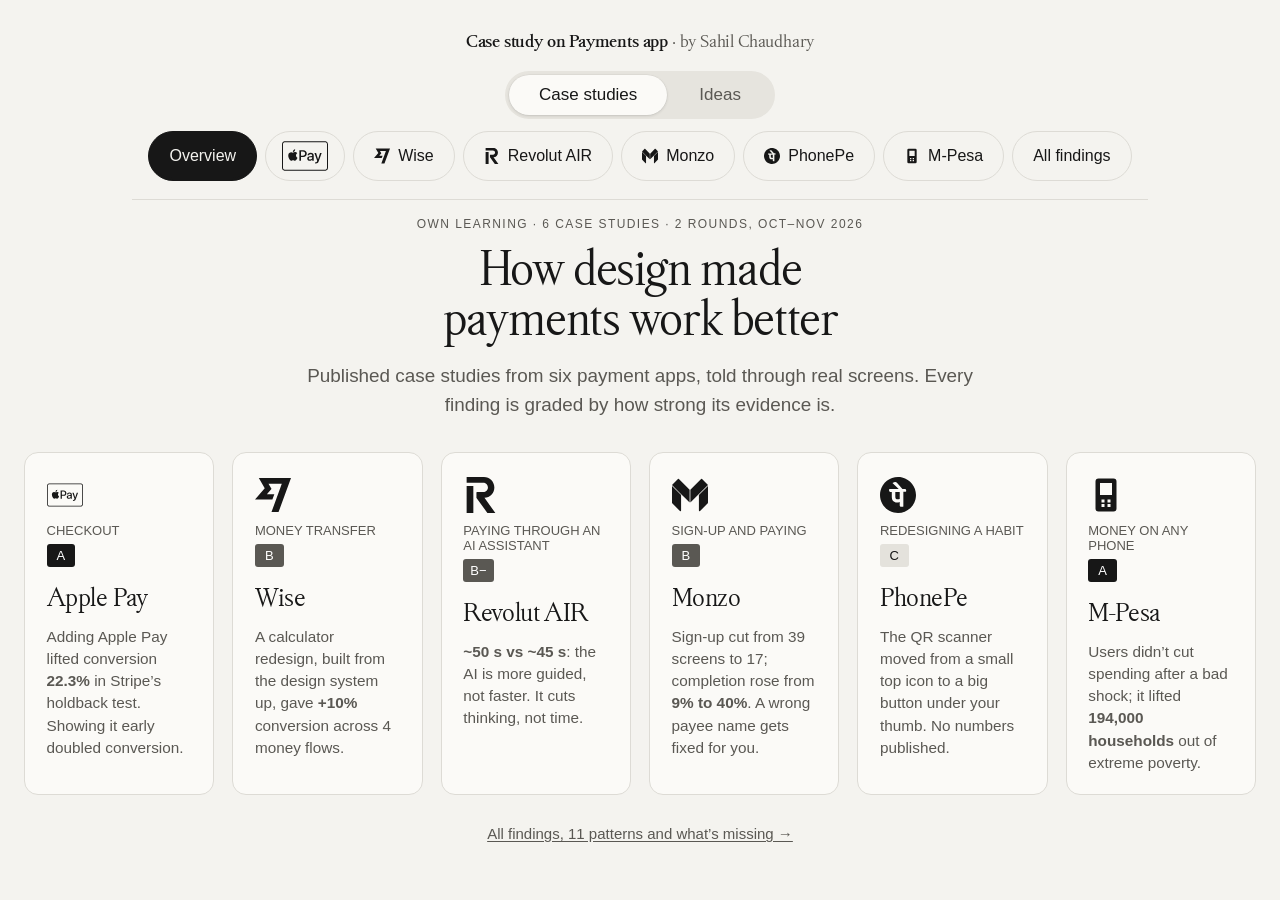
<file: index.html>
<!doctype html>
<html lang="en"><head><meta charset="utf-8">
<meta name="viewport" content="width=device-width,initial-scale=1">
<title>Case study on Payments app</title>
<link rel="stylesheet" href="style.css?v=23">
</head><body>
<header class="top"><a class="mark" href="index.html">Case study on Payments app<span> · by Sahil Chaudhary</span></a></header>
<nav class="tabs" aria-label="Sections"><div class="seg" role="tablist"><a role="tab" data-g="cases" href="index.html" aria-selected="true">Case studies</a><a role="tab" data-g="ideas" href="idea-001.html" aria-selected="false">Ideas</a></div>
<div class="pills" data-g="cases"><a class="pill" href="index.html" aria-current=page>Overview</a><a class="pill" href="apple-pay.html"><svg class="lg ap-pill" width="46" height="46" viewBox="0 0 24 24" fill="currentColor" role="img" aria-label="Apple Pay"><path d="M2.15 4.318a42.16 42.16 0 0 0-.454.003c-.15.005-.303.013-.452.04a1.44 1.44 0 0 0-1.06.772c-.07.138-.114.278-.14.43-.028.148-.037.3-.04.45A10.2 10.2 0 0 0 0 6.222v11.557c0 .07.002.138.003.207.004.15.013.303.04.452.027.15.072.291.142.429a1.436 1.436 0 0 0 .63.63c.138.07.278.115.43.142.148.027.3.036.45.04l.208.003h20.194l.207-.003c.15-.004.303-.013.452-.04.15-.027.291-.071.428-.141a1.432 1.432 0 0 0 .631-.631c.07-.138.115-.278.141-.43.027-.148.036-.3.04-.45.002-.07.003-.138.003-.208l.001-.246V6.221c0-.07-.002-.138-.004-.207a2.995 2.995 0 0 0-.04-.452 1.446 1.446 0 0 0-1.2-1.201 3.022 3.022 0 0 0-.452-.04 10.448 10.448 0 0 0-.453-.003zm0 .512h19.942c.066 0 .131.002.197.003.115.004.25.01.375.032.109.02.2.05.287.094a.927.927 0 0 1 .407.407.997.997 0 0 1 .094.288c.022.123.028.258.031.374.002.065.003.13.003.197v11.552c0 .065 0 .13-.003.196-.003.115-.009.25-.032.375a.927.927 0 0 1-.5.693 1.002 1.002 0 0 1-.286.094 2.598 2.598 0 0 1-.373.032l-.2.003H1.906c-.066 0-.133-.002-.196-.003a2.61 2.61 0 0 1-.375-.032c-.109-.02-.2-.05-.288-.094a.918.918 0 0 1-.406-.407 1.006 1.006 0 0 1-.094-.288 2.531 2.531 0 0 1-.032-.373 9.588 9.588 0 0 1-.002-.197V6.224c0-.065 0-.131.002-.197.004-.114.01-.248.032-.375.02-.108.05-.199.094-.287a.925.925 0 0 1 .407-.406 1.03 1.03 0 0 1 .287-.094c.125-.022.26-.029.375-.032.065-.002.131-.002.196-.003zm4.71 3.7c-.3.016-.668.199-.88.456-.191.22-.36.58-.316.918.338.03.675-.169.888-.418.205-.258.345-.603.308-.955zm2.207.42v5.493h.852v-1.877h1.18c1.078 0 1.835-.739 1.835-1.812 0-1.07-.742-1.805-1.808-1.805zm.852.719h.982c.739 0 1.161.396 1.161 1.089 0 .692-.422 1.092-1.164 1.092h-.979zm-3.154.3c-.45.01-.83.28-1.05.28-.235 0-.593-.264-.981-.257a1.446 1.446 0 0 0-1.23.747c-.527.908-.139 2.255.374 2.995.249.366.549.769.944.754.373-.014.52-.242.973-.242.454 0 .586.242.98.235.41-.007.667-.366.915-.733.286-.417.403-.82.41-.841-.007-.008-.79-.308-.797-1.209-.008-.754.615-1.113.644-1.135-.352-.52-.9-.578-1.09-.593a1.123 1.123 0 0 0-.092-.002zm8.204.397c-.99 0-1.606.533-1.652 1.256h.777c.072-.358.369-.586.845-.586.502 0 .803.266.803.711v.309l-1.097.064c-.951.054-1.488.484-1.488 1.184 0 .72.548 1.207 1.332 1.207.526 0 1.032-.281 1.264-.727h.019v.659h.788v-2.76c0-.803-.62-1.317-1.591-1.317zm1.94.072l1.446 4.009c0 .003-.073.24-.073.247-.125.41-.33.571-.711.571-.069 0-.206 0-.267-.015v.666c.06.011.267.019.335.019.83 0 1.226-.312 1.568-1.283l1.5-4.214h-.868l-1.012 3.259h-.015l-1.013-3.26zm-1.167 2.189v.316c0 .521-.45.917-1.024.917-.442 0-.731-.228-.731-.579 0-.342.278-.56.769-.593z"/></svg><span class=sr>Apple Pay</span></a><a class="pill" href="wise.html"><svg class="lg" width="16" height="16" viewBox="0 0 24 24" fill="currentColor" role="img" aria-label="Wise"><path d="M6.488 7.469 0 15.05h11.585l1.301-3.576H7.922l3.033-3.507.01-.092L8.993 4.48h8.873l-6.878 18.925h4.706L24 .595H2.543l3.945 6.874Z"/></svg>Wise</a><a class="pill" href="revolut-air.html"><svg class="lg" width="16" height="16" viewBox="0 0 24 24" fill="currentColor" role="img" aria-label="Revolut"><path d="M20.9133 6.9566C20.9133 3.1208 17.7898 0 13.9503 0H2.424v3.8605h10.9782c1.7376 0 3.177 1.3651 3.2087 3.043.016.84-.2994 1.633-.8878 2.2324-.5886.5998-1.375.9303-2.2144.9303H9.2322a.2756.2756 0 0 0-.2755.2752v3.431c0 .0585.018.1142.052.1612L16.2646 24h5.3114l-7.2727-10.094c3.6625-.1838 6.61-3.2612 6.61-6.9494zM6.8943 5.9229H2.424V24h4.4704z"/></svg>Revolut AIR</a><a class="pill" href="monzo.html"><svg class="lg" width="16" height="16" viewBox="0 0 24 24" fill="currentColor" role="img" aria-label="Monzo"><path d="M4.244 1.174a.443.443 0 00-.271.13l-3.97 3.97-.001.001c3.884 3.882 8.093 8.092 11.748 11.748v-8.57L4.602 1.305a.443.443 0 00-.358-.131zm15.483 0a.443.443 0 00-.329.13L12.25 8.456v8.568L24 5.275c-1.316-1.322-2.647-2.648-3.97-3.97a.443.443 0 00-.301-.131zM0 5.979l.002 10.955c0 .294.118.577.326.785l4.973 4.976c.28.282.76.083.758-.314V12.037zm23.998.003l-6.06 6.061v10.338c-.004.399.48.6.76.314l4.974-4.976c.208-.208.326-.49.326-.785z"/></svg>Monzo</a><a class="pill" href="phonepe.html"><svg class="lg" width="16" height="16" viewBox="0 0 24 24" fill="currentColor" role="img" aria-label="PhonePe"><path d="M10.206 9.941h2.949v4.692c-.402.201-.938.268-1.34.268-1.072 0-1.609-.536-1.609-1.743V9.941zm13.47 4.816c-1.523 6.449-7.985 10.442-14.433 8.919C2.794 22.154-1.199 15.691.324 9.243 1.847 2.794 8.309-1.199 14.757.324c6.449 1.523 10.442 7.985 8.919 14.433zm-6.231-5.888a.887.887 0 0 0-.871-.871h-1.609l-3.686-4.222c-.335-.402-.871-.536-1.407-.402l-1.274.401c-.201.067-.268.335-.134.469l4.021 3.82H6.386c-.201 0-.335.134-.335.335v.67c0 .469.402.871.871.871h.938v3.217c0 2.413 1.273 3.82 3.418 3.82.67 0 1.206-.067 1.877-.335v2.145c0 .603.469 1.072 1.072 1.072h.938a.432.432 0 0 0 .402-.402V9.874h1.542c.201 0 .335-.134.335-.335v-.67z"/></svg>PhonePe</a><a class="pill" href="mpesa.html"><svg class="lg" width="16" height="16" viewBox="0 0 24 24" fill="currentColor" role="img" aria-label="Feature phone"><path fill-rule="evenodd" d="M7 1h10a2 2 0 0 1 2 2v18a2 2 0 0 1-2 2H7a2 2 0 0 1-2-2V3a2 2 0 0 1 2-2zm1 3v8h8V4H8zm1 11h2v2H9v-2zm4 0h2v2h-2v-2zm-4 3h2v2H9v-2zm4 0h2v2h-2v-2z"/></svg>M-Pesa</a><a class="pill" href="findings.html">All findings</a></div><div class="pills" data-g="ideas" hidden><a class="pill" href="idea-001.html">New QR Concept</a><a class="pill" href="idea-002.html">Semi GenUI Concept</a><a class="pill" href="idea-003.html">Pending Concept</a></div></nav>

<main data-rv><section class="home">
<p class="kicker">Own learning · 6 case studies · 2 rounds, Oct–Nov 2026</p>
<h1>How design made payments work better</h1>
<p class="lede">Published case studies from six payment apps, told through real screens. Every finding is graded by how strong its evidence is.</p>
<div class="cards"><a class="card" href="apple-pay.html"><svg class="lg card-lg" width="56" height="56" viewBox="0 0 24 24" fill="currentColor" role="img" aria-label="Apple Pay"><path d="M2.15 4.318a42.16 42.16 0 0 0-.454.003c-.15.005-.303.013-.452.04a1.44 1.44 0 0 0-1.06.772c-.07.138-.114.278-.14.43-.028.148-.037.3-.04.45A10.2 10.2 0 0 0 0 6.222v11.557c0 .07.002.138.003.207.004.15.013.303.04.452.027.15.072.291.142.429a1.436 1.436 0 0 0 .63.63c.138.07.278.115.43.142.148.027.3.036.45.04l.208.003h20.194l.207-.003c.15-.004.303-.013.452-.04.15-.027.291-.071.428-.141a1.432 1.432 0 0 0 .631-.631c.07-.138.115-.278.141-.43.027-.148.036-.3.04-.45.002-.07.003-.138.003-.208l.001-.246V6.221c0-.07-.002-.138-.004-.207a2.995 2.995 0 0 0-.04-.452 1.446 1.446 0 0 0-1.2-1.201 3.022 3.022 0 0 0-.452-.04 10.448 10.448 0 0 0-.453-.003zm0 .512h19.942c.066 0 .131.002.197.003.115.004.25.01.375.032.109.02.2.05.287.094a.927.927 0 0 1 .407.407.997.997 0 0 1 .094.288c.022.123.028.258.031.374.002.065.003.13.003.197v11.552c0 .065 0 .13-.003.196-.003.115-.009.25-.032.375a.927.927 0 0 1-.5.693 1.002 1.002 0 0 1-.286.094 2.598 2.598 0 0 1-.373.032l-.2.003H1.906c-.066 0-.133-.002-.196-.003a2.61 2.61 0 0 1-.375-.032c-.109-.02-.2-.05-.288-.094a.918.918 0 0 1-.406-.407 1.006 1.006 0 0 1-.094-.288 2.531 2.531 0 0 1-.032-.373 9.588 9.588 0 0 1-.002-.197V6.224c0-.065 0-.131.002-.197.004-.114.01-.248.032-.375.02-.108.05-.199.094-.287a.925.925 0 0 1 .407-.406 1.03 1.03 0 0 1 .287-.094c.125-.022.26-.029.375-.032.065-.002.131-.002.196-.003zm4.71 3.7c-.3.016-.668.199-.88.456-.191.22-.36.58-.316.918.338.03.675-.169.888-.418.205-.258.345-.603.308-.955zm2.207.42v5.493h.852v-1.877h1.18c1.078 0 1.835-.739 1.835-1.812 0-1.07-.742-1.805-1.808-1.805zm.852.719h.982c.739 0 1.161.396 1.161 1.089 0 .692-.422 1.092-1.164 1.092h-.979zm-3.154.3c-.45.01-.83.28-1.05.28-.235 0-.593-.264-.981-.257a1.446 1.446 0 0 0-1.23.747c-.527.908-.139 2.255.374 2.995.249.366.549.769.944.754.373-.014.52-.242.973-.242.454 0 .586.242.98.235.41-.007.667-.366.915-.733.286-.417.403-.82.41-.841-.007-.008-.79-.308-.797-1.209-.008-.754.615-1.113.644-1.135-.352-.52-.9-.578-1.09-.593a1.123 1.123 0 0 0-.092-.002zm8.204.397c-.99 0-1.606.533-1.652 1.256h.777c.072-.358.369-.586.845-.586.502 0 .803.266.803.711v.309l-1.097.064c-.951.054-1.488.484-1.488 1.184 0 .72.548 1.207 1.332 1.207.526 0 1.032-.281 1.264-.727h.019v.659h.788v-2.76c0-.803-.62-1.317-1.591-1.317zm1.94.072l1.446 4.009c0 .003-.073.24-.073.247-.125.41-.33.571-.711.571-.069 0-.206 0-.267-.015v.666c.06.011.267.019.335.019.83 0 1.226-.312 1.568-1.283l1.5-4.214h-.868l-1.012 3.259h-.015l-1.013-3.26zm-1.167 2.189v.316c0 .521-.45.917-1.024.917-.442 0-.731-.228-.731-.579 0-.342.278-.56.769-.593z"/></svg><span class="ck">Checkout</span><span class="grade gA" title="Evidence grade A">A</span>
<h3>Apple Pay</h3><p>Adding Apple Pay lifted conversion <b>22.3%</b> in Stripe’s holdback test. Showing it early doubled conversion.</p><span class="go">Open the research →</span></a><a class="card" href="wise.html"><svg class="lg card-lg" width="40" height="40" viewBox="0 0 24 24" fill="currentColor" role="img" aria-label="Wise"><path d="M6.488 7.469 0 15.05h11.585l1.301-3.576H7.922l3.033-3.507.01-.092L8.993 4.48h8.873l-6.878 18.925h4.706L24 .595H2.543l3.945 6.874Z"/></svg><span class="ck">Money transfer</span><span class="grade gB" title="Evidence grade B">B</span>
<h3>Wise</h3><p>A calculator redesign, built from the design system up, gave <b>+10%</b> conversion across 4 money flows.</p><span class="go">Open the research →</span></a><a class="card" href="revolut-air.html"><svg class="lg card-lg" width="40" height="40" viewBox="0 0 24 24" fill="currentColor" role="img" aria-label="Revolut"><path d="M20.9133 6.9566C20.9133 3.1208 17.7898 0 13.9503 0H2.424v3.8605h10.9782c1.7376 0 3.177 1.3651 3.2087 3.043.016.84-.2994 1.633-.8878 2.2324-.5886.5998-1.375.9303-2.2144.9303H9.2322a.2756.2756 0 0 0-.2755.2752v3.431c0 .0585.018.1142.052.1612L16.2646 24h5.3114l-7.2727-10.094c3.6625-.1838 6.61-3.2612 6.61-6.9494zM6.8943 5.9229H2.424V24h4.4704z"/></svg><span class="ck">Paying through an AI assistant</span><span class="grade gB" title="Evidence grade B−">B−</span>
<h3>Revolut AIR</h3><p><b>~50 s vs ~45 s</b>: the AI is more guided, not faster. It cuts thinking, not time.</p><span class="go">Open the research →</span></a><a class="card" href="monzo.html"><svg class="lg card-lg" width="40" height="40" viewBox="0 0 24 24" fill="currentColor" role="img" aria-label="Monzo"><path d="M4.244 1.174a.443.443 0 00-.271.13l-3.97 3.97-.001.001c3.884 3.882 8.093 8.092 11.748 11.748v-8.57L4.602 1.305a.443.443 0 00-.358-.131zm15.483 0a.443.443 0 00-.329.13L12.25 8.456v8.568L24 5.275c-1.316-1.322-2.647-2.648-3.97-3.97a.443.443 0 00-.301-.131zM0 5.979l.002 10.955c0 .294.118.577.326.785l4.973 4.976c.28.282.76.083.758-.314V12.037zm23.998.003l-6.06 6.061v10.338c-.004.399.48.6.76.314l4.974-4.976c.208-.208.326-.49.326-.785z"/></svg><span class="ck">Sign-up and paying</span><span class="grade gB" title="Evidence grade B">B</span>
<h3>Monzo</h3><p>Sign-up cut from 39 screens to 17; completion rose from <b>9% to 40%</b>. A wrong payee name gets fixed for you.</p><span class="go">Open the research →</span></a><a class="card" href="phonepe.html"><svg class="lg card-lg" width="40" height="40" viewBox="0 0 24 24" fill="currentColor" role="img" aria-label="PhonePe"><path d="M10.206 9.941h2.949v4.692c-.402.201-.938.268-1.34.268-1.072 0-1.609-.536-1.609-1.743V9.941zm13.47 4.816c-1.523 6.449-7.985 10.442-14.433 8.919C2.794 22.154-1.199 15.691.324 9.243 1.847 2.794 8.309-1.199 14.757.324c6.449 1.523 10.442 7.985 8.919 14.433zm-6.231-5.888a.887.887 0 0 0-.871-.871h-1.609l-3.686-4.222c-.335-.402-.871-.536-1.407-.402l-1.274.401c-.201.067-.268.335-.134.469l4.021 3.82H6.386c-.201 0-.335.134-.335.335v.67c0 .469.402.871.871.871h.938v3.217c0 2.413 1.273 3.82 3.418 3.82.67 0 1.206-.067 1.877-.335v2.145c0 .603.469 1.072 1.072 1.072h.938a.432.432 0 0 0 .402-.402V9.874h1.542c.201 0 .335-.134.335-.335v-.67z"/></svg><span class="ck">Redesigning a habit</span><span class="grade gC" title="Evidence grade C">C</span>
<h3>PhonePe</h3><p>The QR scanner moved from a small top icon to a big button under your thumb. No numbers published.</p><span class="go">Open the research →</span></a><a class="card" href="mpesa.html"><svg class="lg card-lg" width="40" height="40" viewBox="0 0 24 24" fill="currentColor" role="img" aria-label="Feature phone"><path fill-rule="evenodd" d="M7 1h10a2 2 0 0 1 2 2v18a2 2 0 0 1-2 2H7a2 2 0 0 1-2-2V3a2 2 0 0 1 2-2zm1 3v8h8V4H8zm1 11h2v2H9v-2zm4 0h2v2h-2v-2zm-4 3h2v2H9v-2zm4 0h2v2h-2v-2z"/></svg><span class="ck">Money on any phone</span><span class="grade gA" title="Evidence grade A">A</span>
<h3>M-Pesa</h3><p>Users didn’t cut spending after a bad shock; it lifted <b>194,000 households</b> out of extreme poverty.</p><span class="go">Open the research →</span></a></div>
<p class="home-more"><a href="findings.html">All findings, 11 patterns and what’s missing →</a></p>
</section></main>
<script>(()=>{
const m=document.querySelector('main[data-rv]'); if(!m) return;
/* progressive disclosure: evidence + our notes fold under each step */
m.querySelectorAll('.step').forEach(st=>{
  const items=[...st.querySelectorAll(':scope .ev, :scope .txt p')].filter(e=>e.classList.contains('ev')||e.querySelector('.our'));
  if(items.length){const d=document.createElement('details');d.className='why';
    d.innerHTML='<summary><span>Evidence &amp; notes</span></summary><div class="why-b"></div>';
    items.forEach(e=>d.lastElementChild.appendChild(e)); st.appendChild(d);}
  const pairs=[...st.querySelectorAll(':scope > .pair, :scope > .pair-h')];
  const cut=pairs.filter(e=>e.classList.contains('pair'))[2];
  if(cut){const rest=pairs.slice(pairs.indexOf(cut)-(cut.previousElementSibling?.classList.contains('pair-h')?1:0));
    const n=rest.filter(e=>e.classList.contains('pair')).length; const b=document.createElement('button');
    b.className='more-btn'; b.textContent='Show '+n+' more comparisons'; rest[0].before(b);
    rest.forEach(e=>e.hidden=true); b.onclick=()=>{rest.forEach(e=>{e.hidden=false;e.classList.add('in');}); b.remove();};}
});
/* sticky step rail with scrollspy */
const j=m.querySelector('.journey'); if(j){const h=m.querySelector('.head'); h.after(j); j.classList.add('rail');
  const links=[...j.querySelectorAll('a')]; const map=new Map(links.map(a=>[a.getAttribute('href').slice(1),a]));
  const spy=new IntersectionObserver(es=>es.forEach(e=>{if(e.isIntersecting){links.forEach(a=>a.removeAttribute('aria-current'));
    const a=map.get(e.target.id); if(a){a.setAttribute('aria-current','true'); j.scrollTo({left:a.offsetLeft-(j.clientWidth-a.offsetWidth)/2,behavior:'smooth'});}}}),{rootMargin:'-45% 0px -50% 0px'});
  m.querySelectorAll('.step').forEach(s=>spy.observe(s));}
})();</script>
<script>(()=>{
const m=document.querySelector('main[data-rv]'); if(!m || location.search.includes('static')) return;
if(matchMedia('(prefers-reduced-motion: reduce)').matches) return;
const sel='.head>*, .step-h, .txt>p, .shot, .half, .pinnotes li, .ev, .chart, .card, .pat, .box, .sources, .star, .gaps, .approach>.sub, .prose>*';
const els=[...m.querySelectorAll(sel)];
els.forEach(e=>e.classList.add('rv'));
const io=new IntersectionObserver(es=>{es.forEach(en=>{if(!en.isIntersecting) return;
  const sib=[...en.target.parentElement.children].filter(x=>x.classList.contains('rv'));
  en.target.style.transitionDelay=Math.min(sib.indexOf(en.target),6)*70+'ms';
  en.target.classList.add('in'); io.unobserve(en.target);});},{rootMargin:'0px 0px -8% 0px',threshold:.08});
els.forEach(e=>io.observe(e));
/* pin <-> note: hover a note to light its pin, and back */
document.querySelectorAll('.step').forEach(st=>{
  const pins=[...st.querySelectorAll('.pin')], notes=[...st.querySelectorAll('.pinnotes li')];
  const key=el=>(el.querySelector?.('.num')||el).textContent.trim();
  const on=(k,v)=>{pins.concat(notes).forEach(x=>{if(key(x)===k) x.classList.toggle('hot',v);});};
  pins.concat(notes).forEach(x=>{x.addEventListener('mouseenter',()=>on(key(x),true));x.addEventListener('mouseleave',()=>on(key(x),false));});
});})();</script>
<footer>Built from <code>FINDINGS.md</code> and <code>notes/</code> by <code>build.py</code>. Every claim links to its source; grades say how strong it is.</footer>
</body></html>
</file>
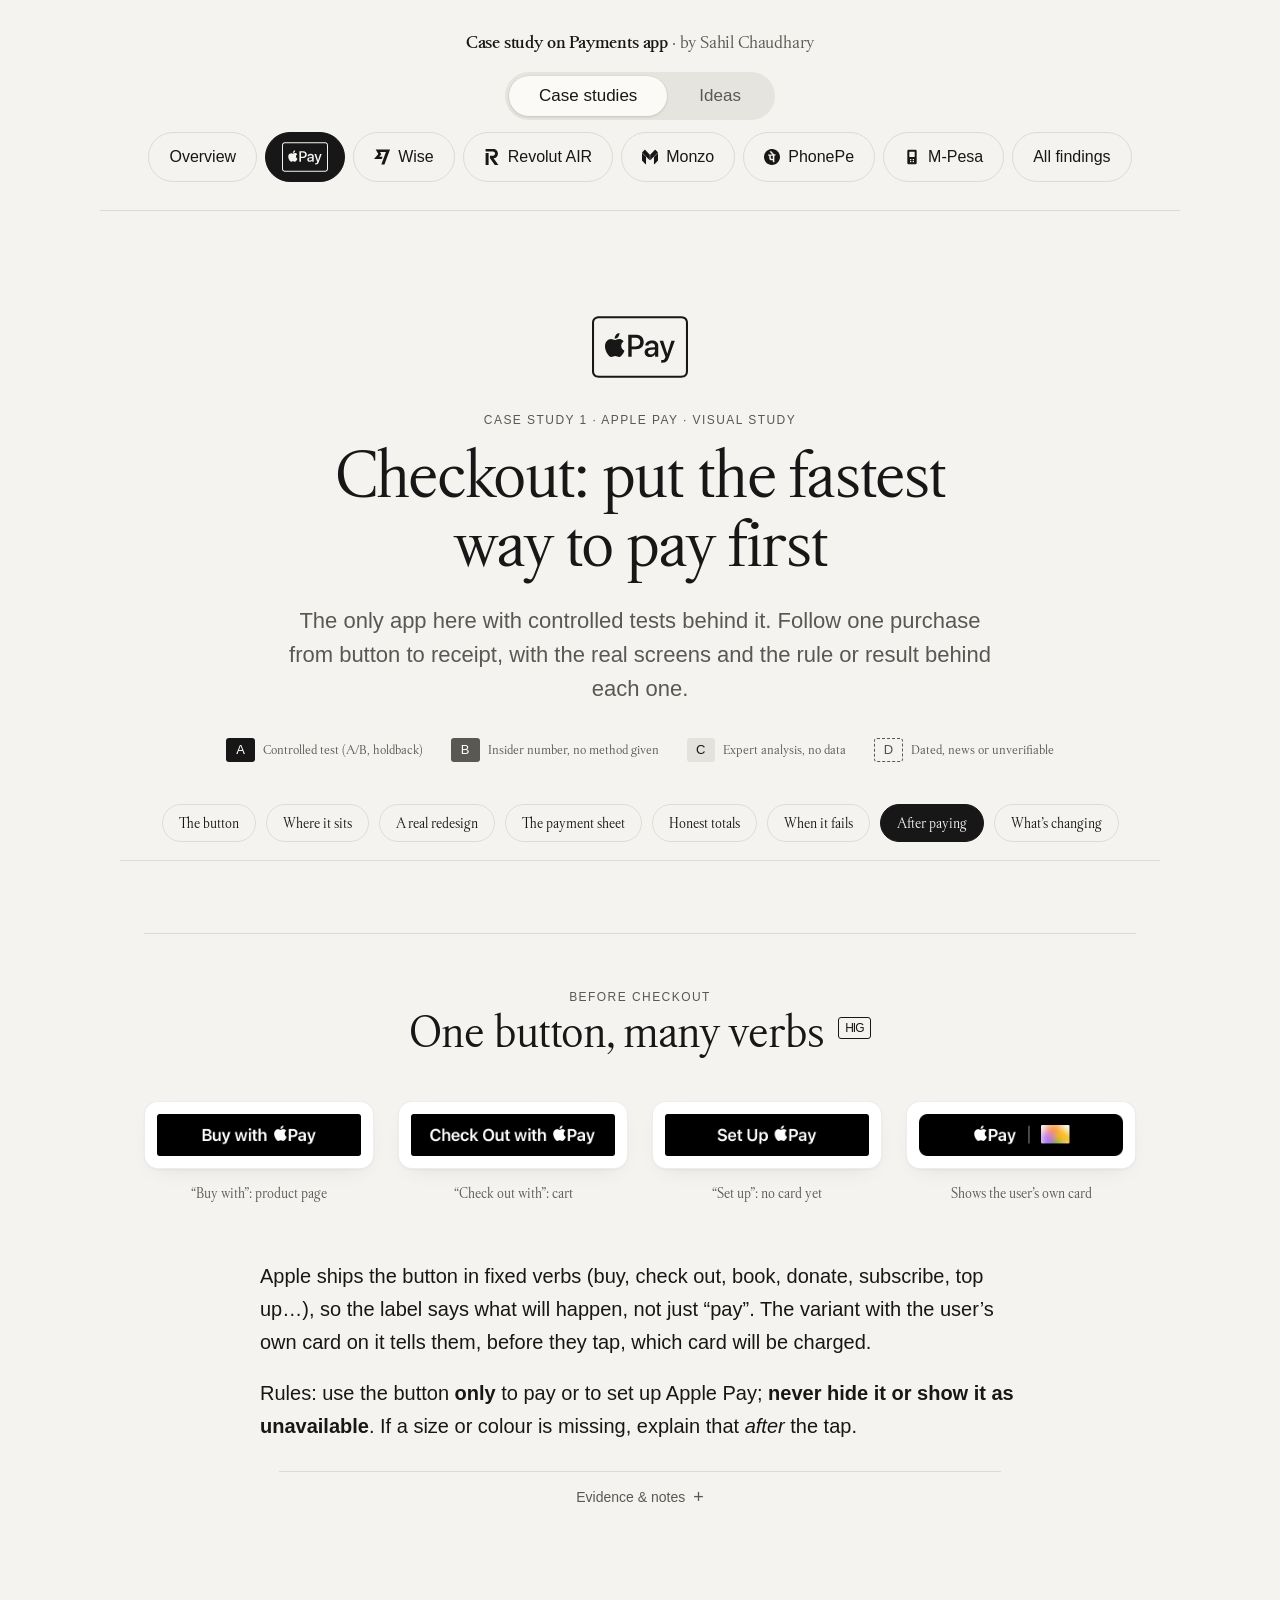
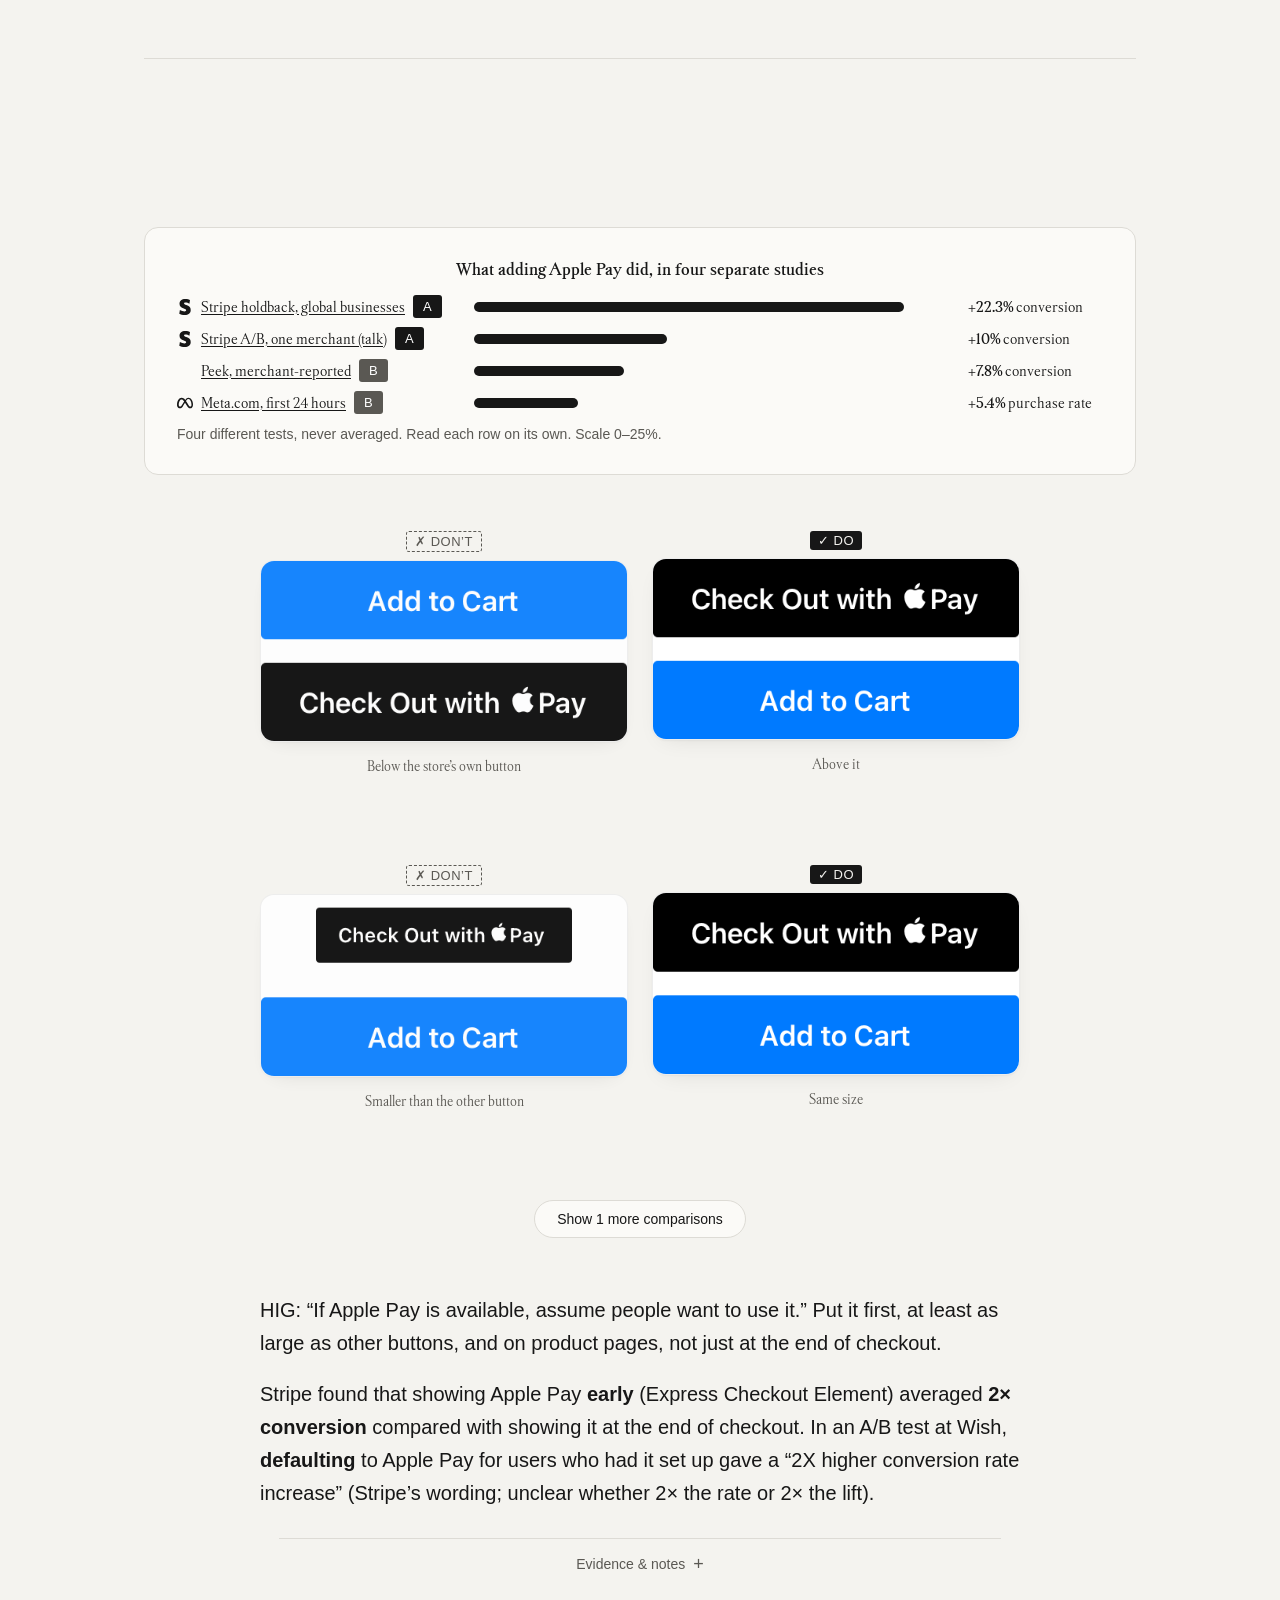
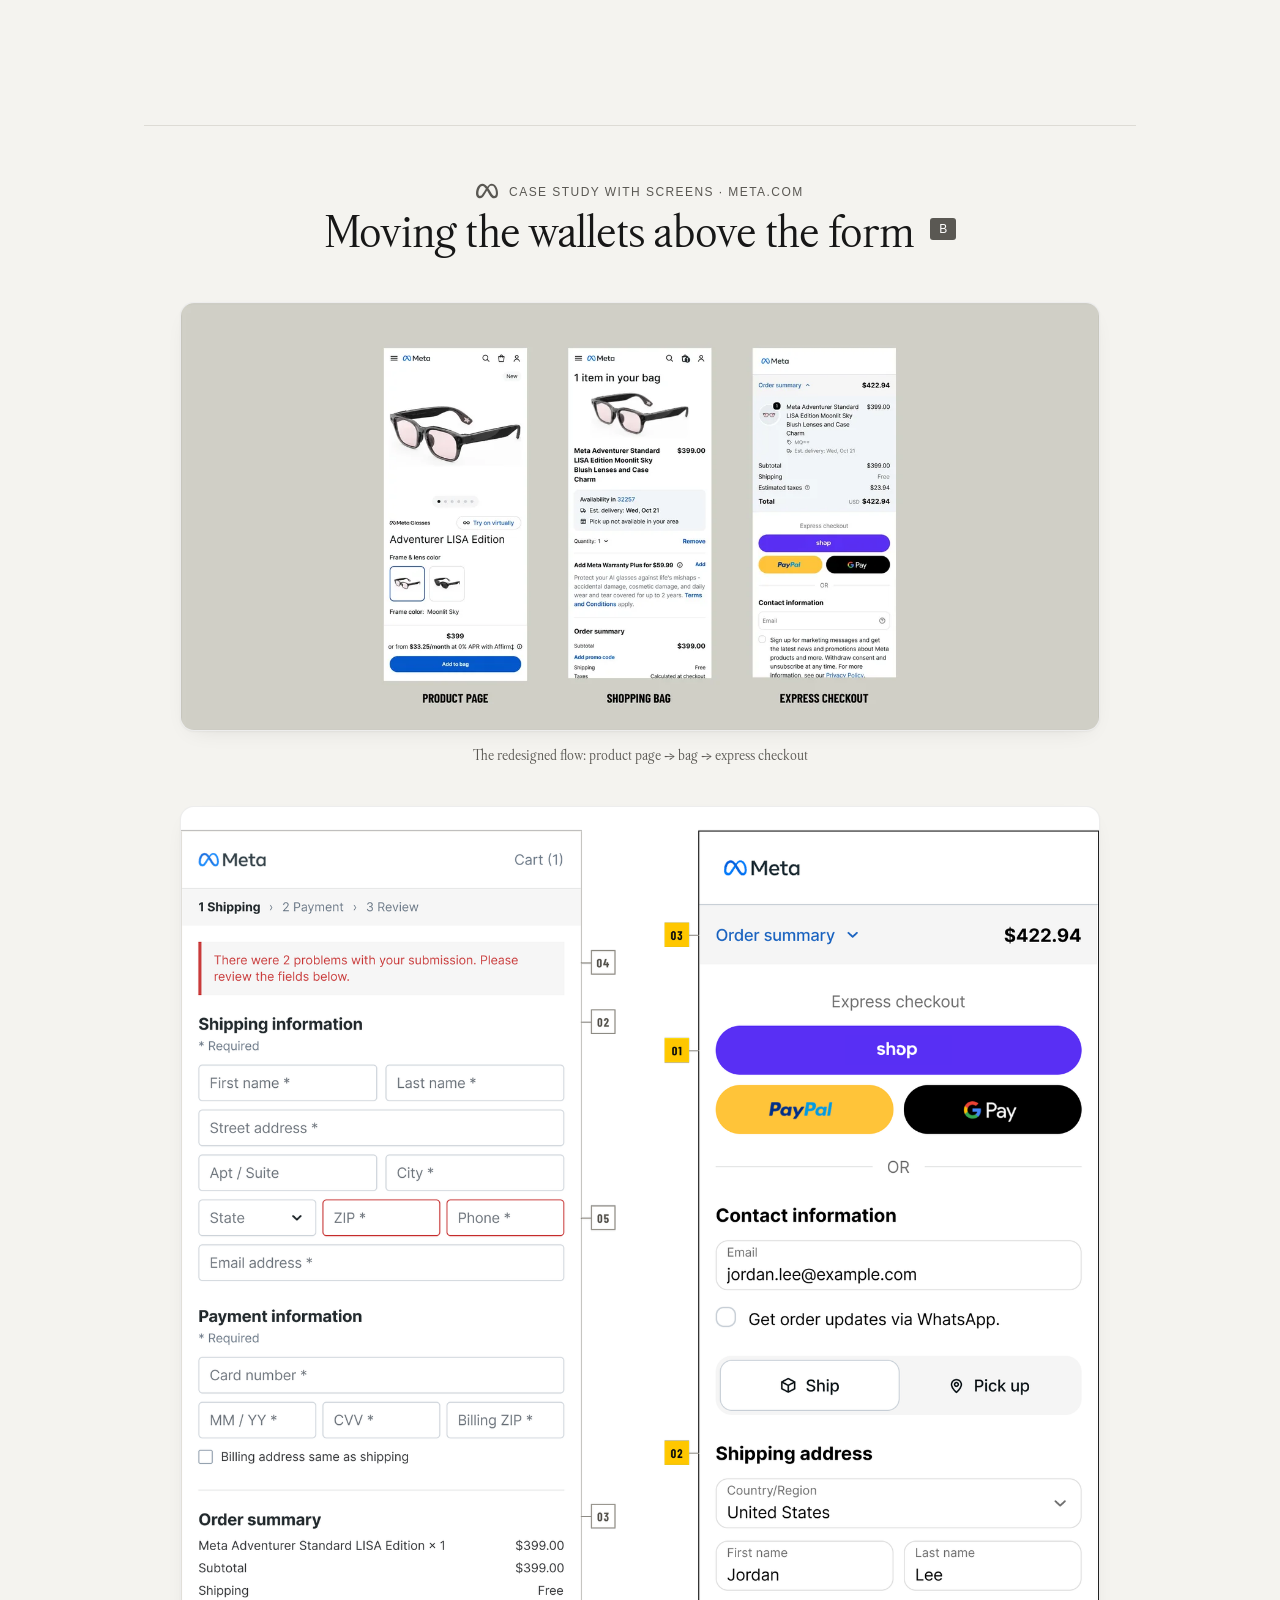
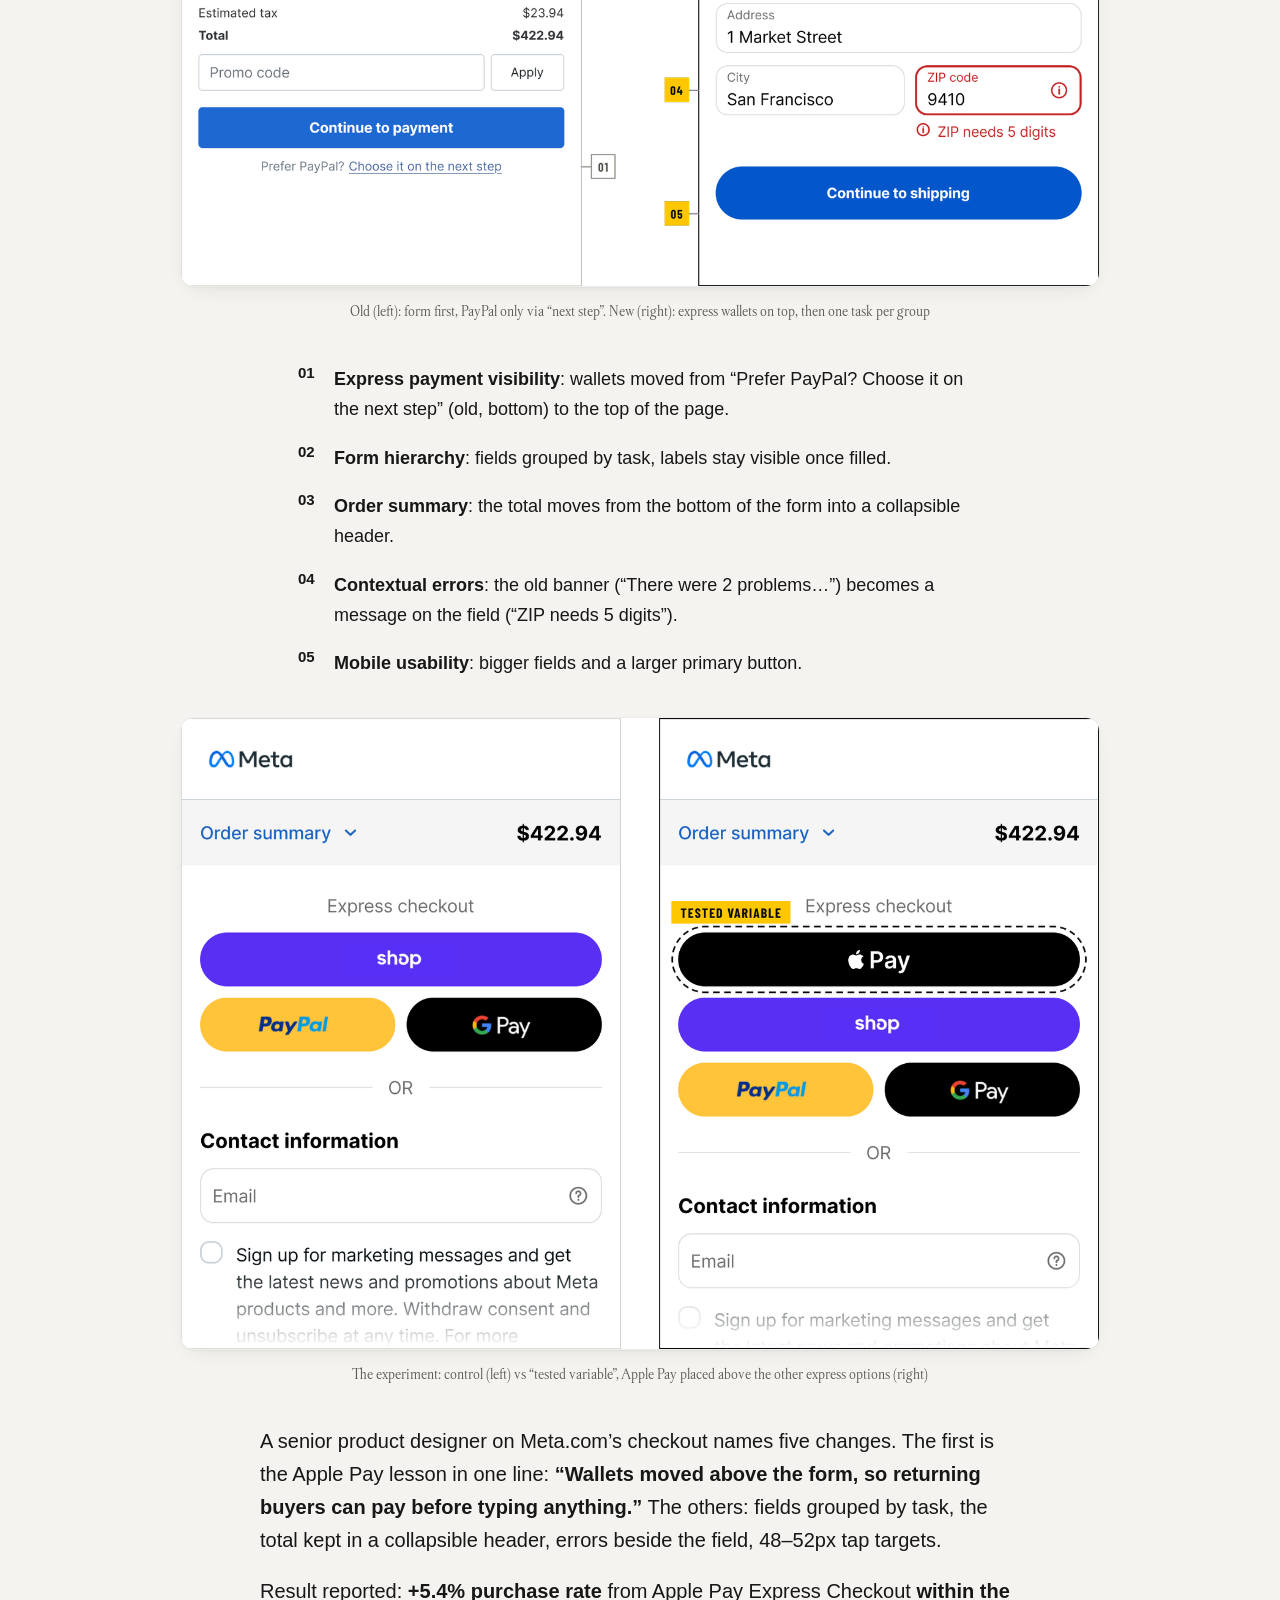
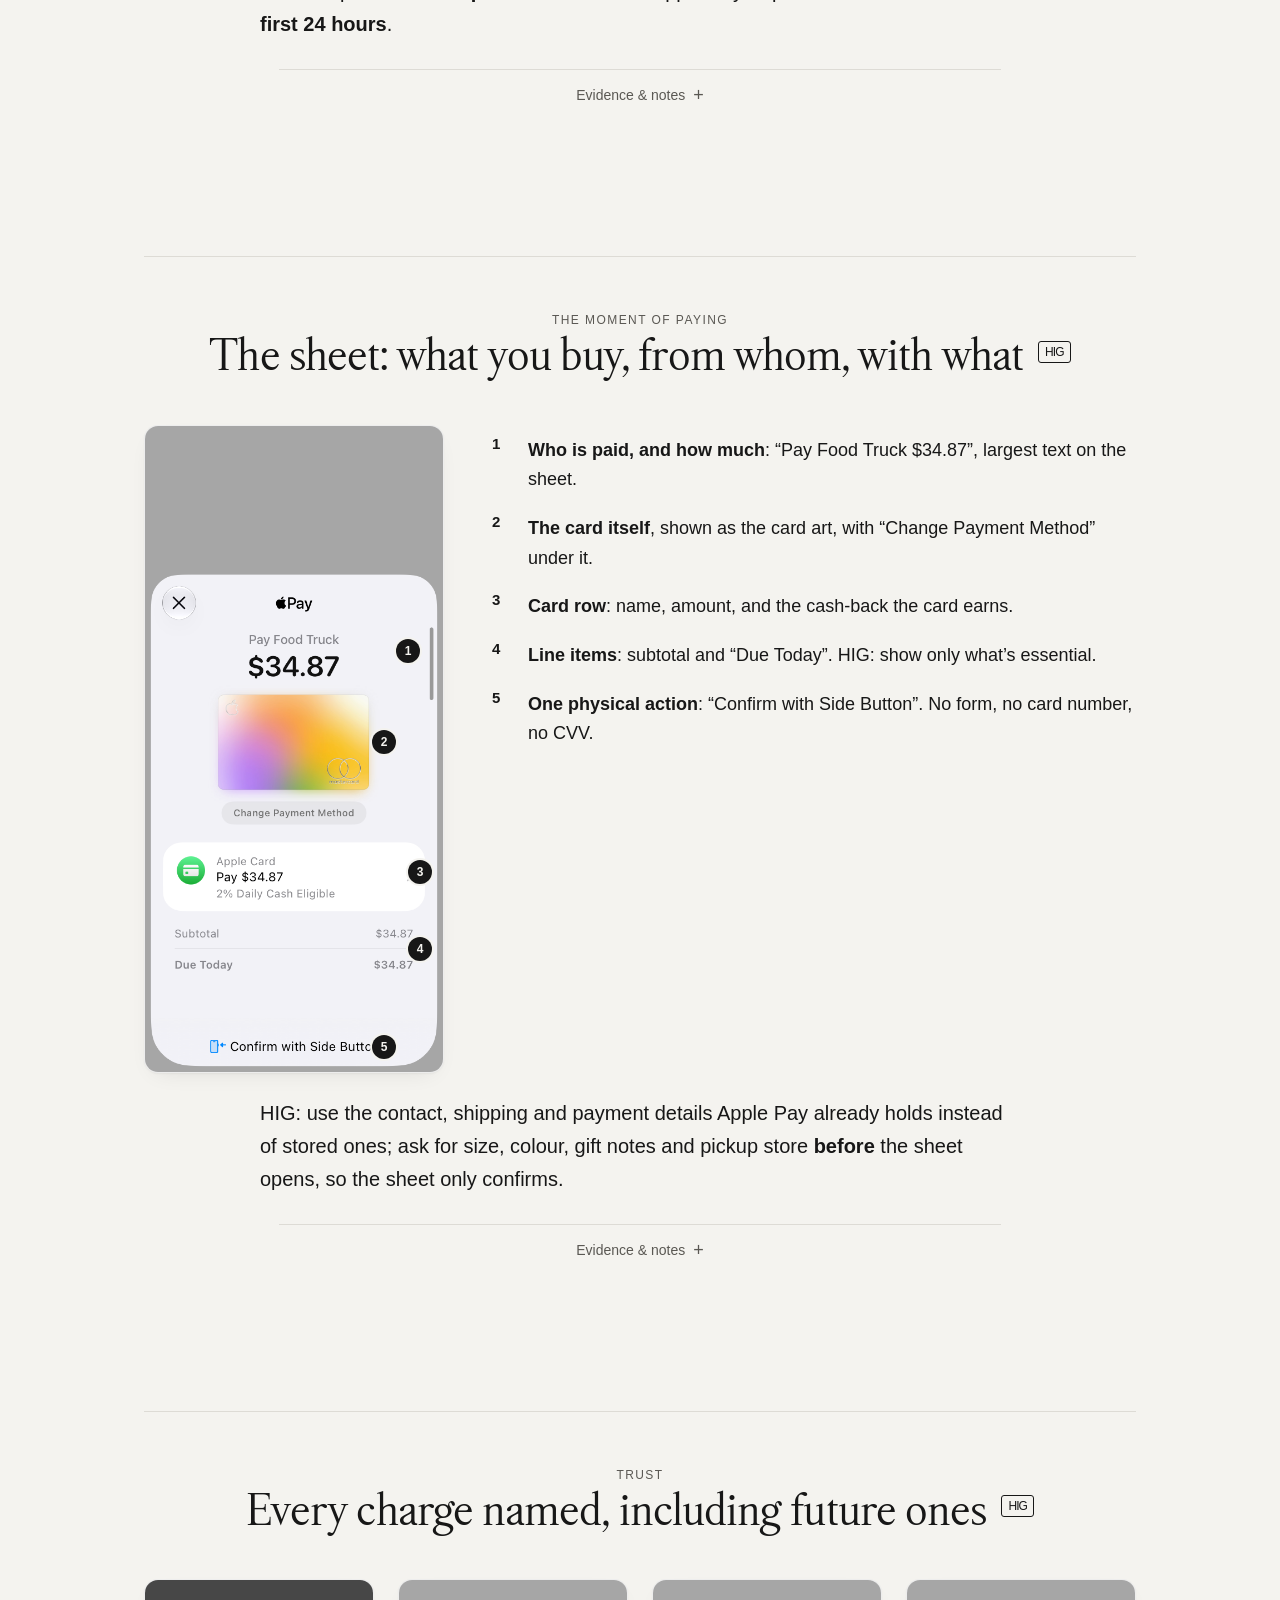
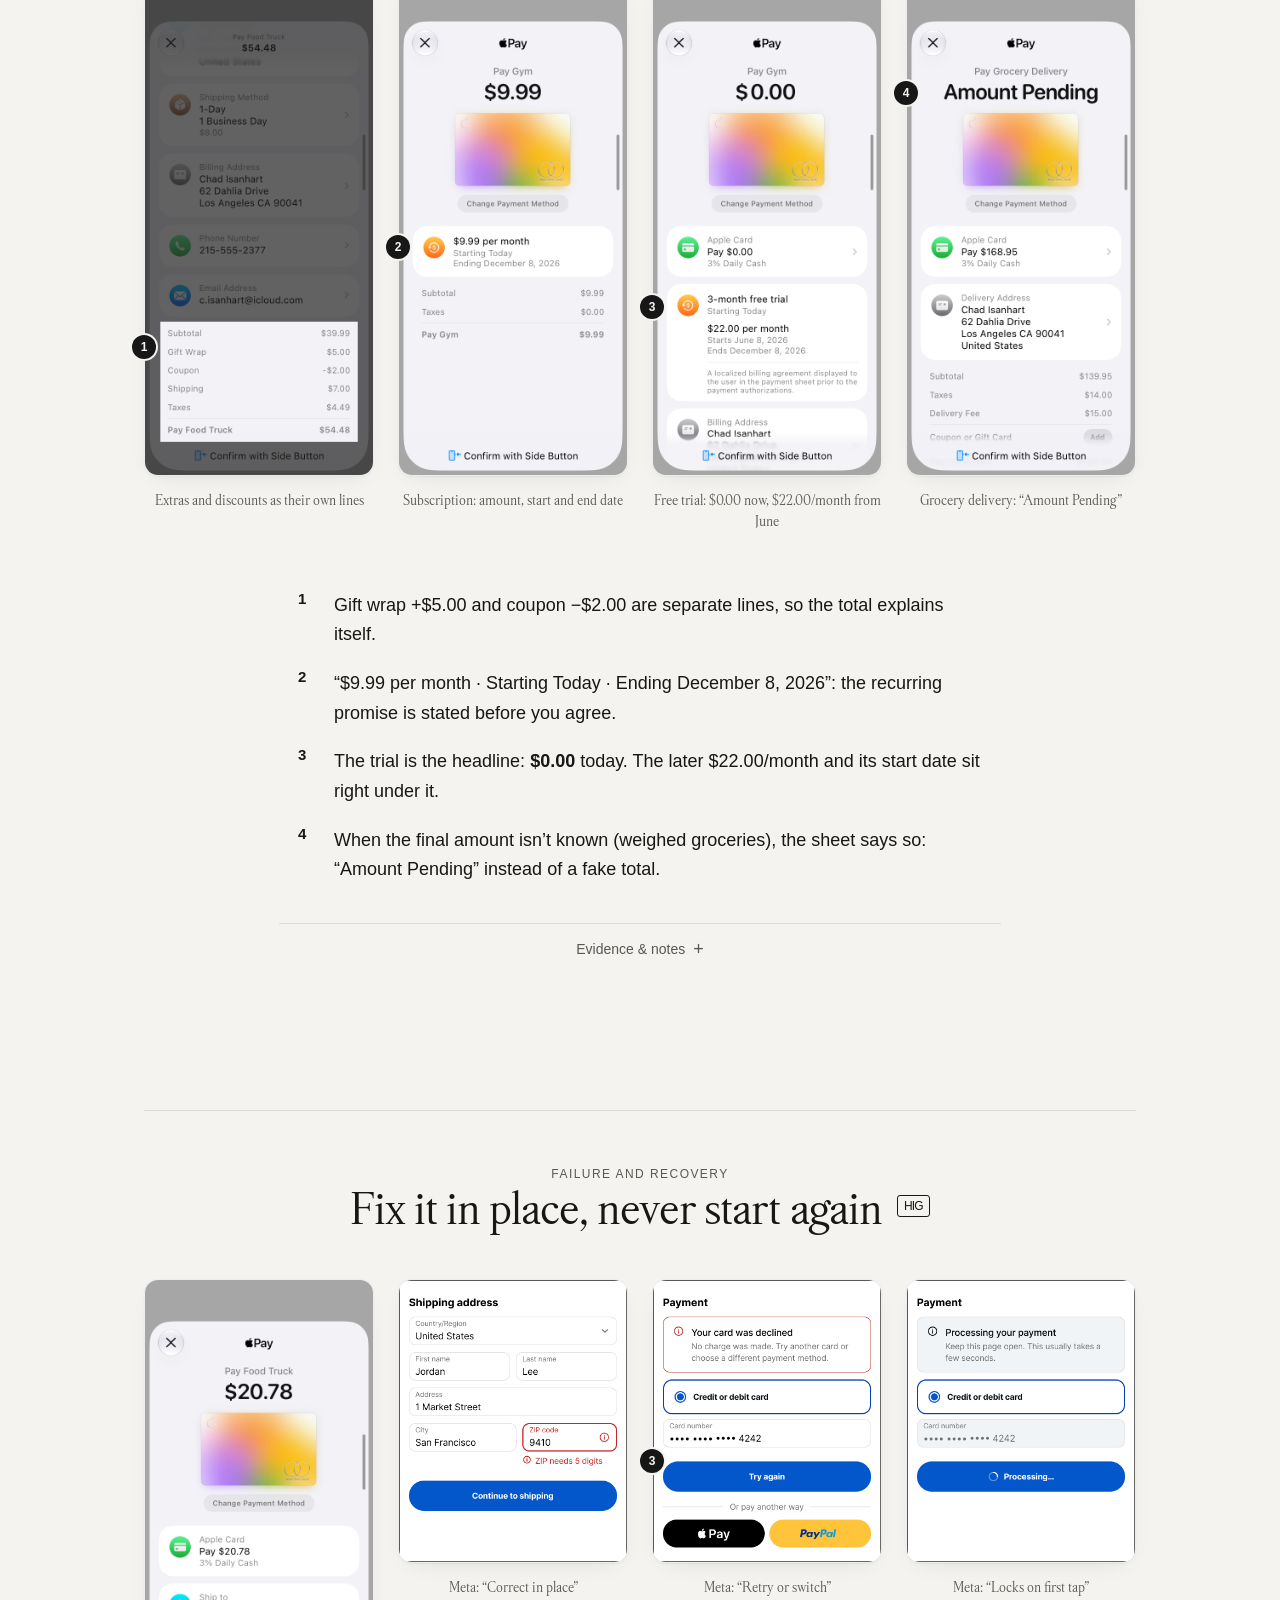
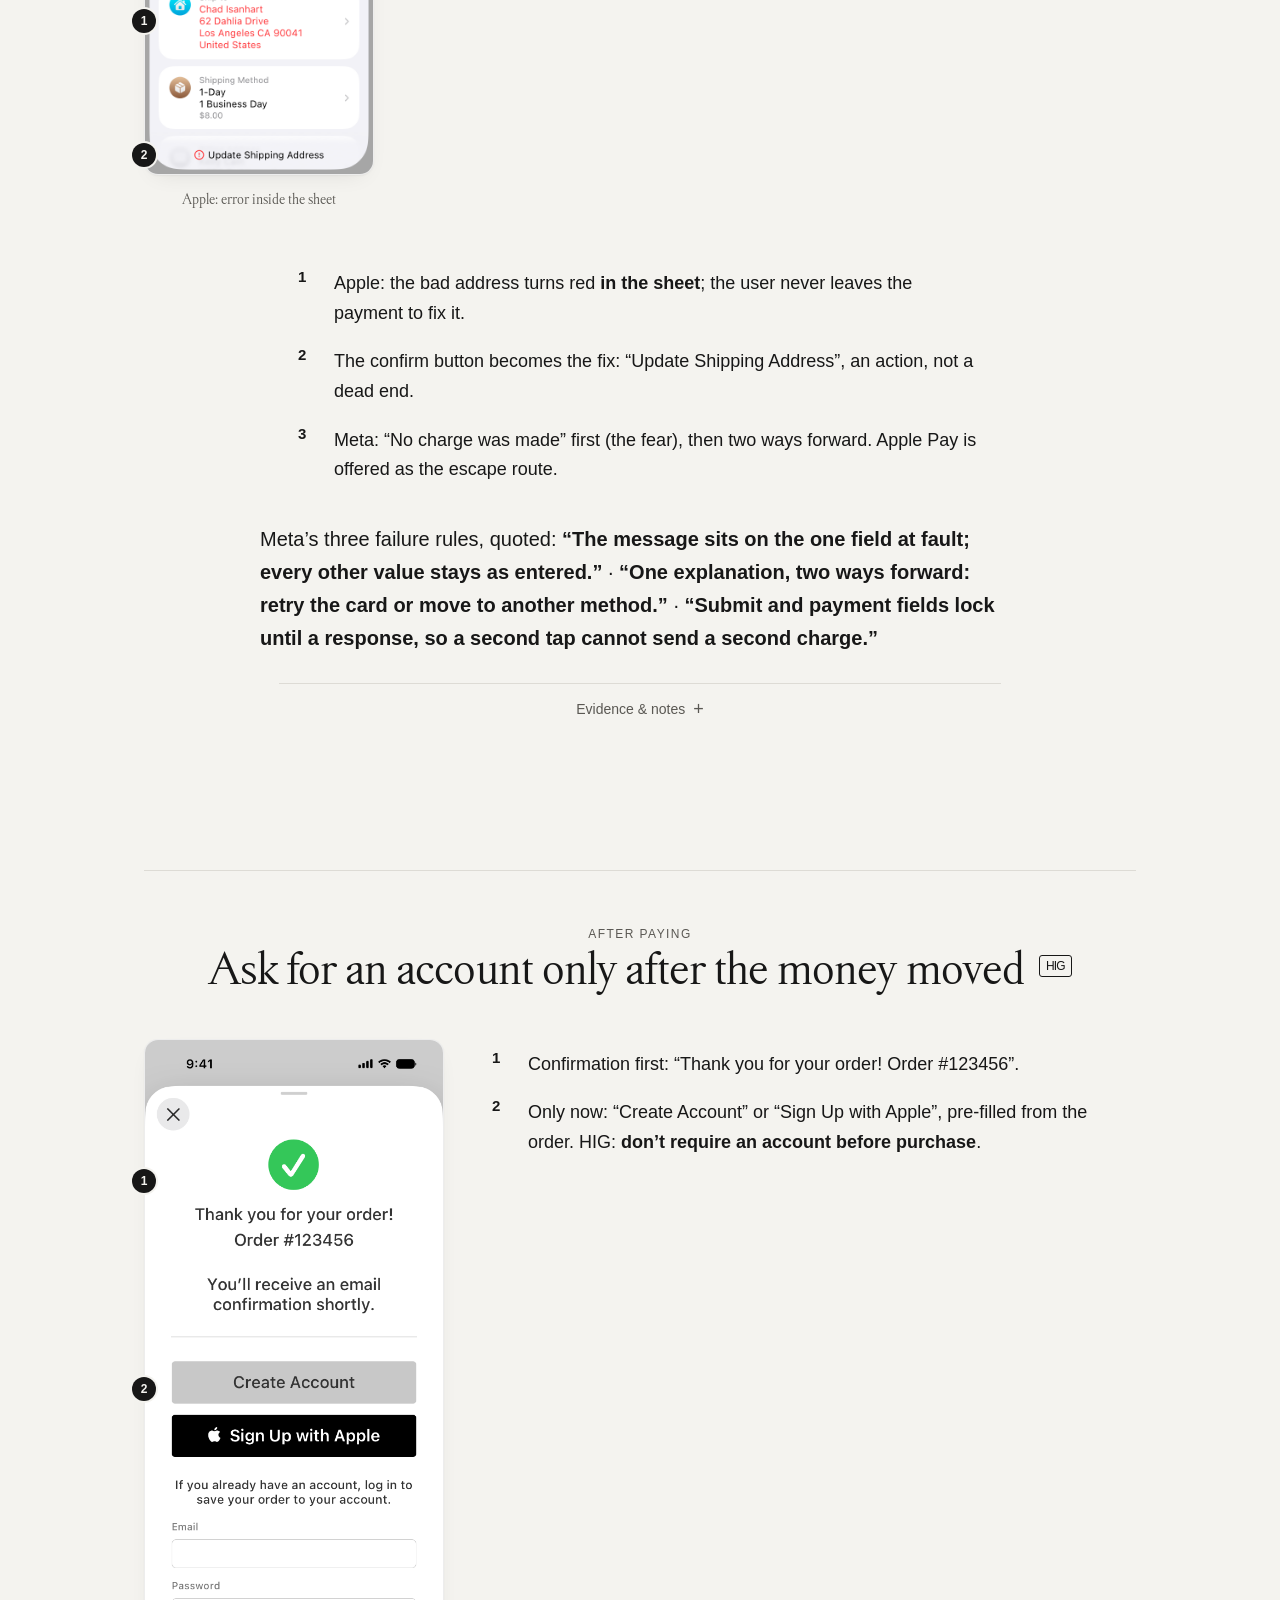
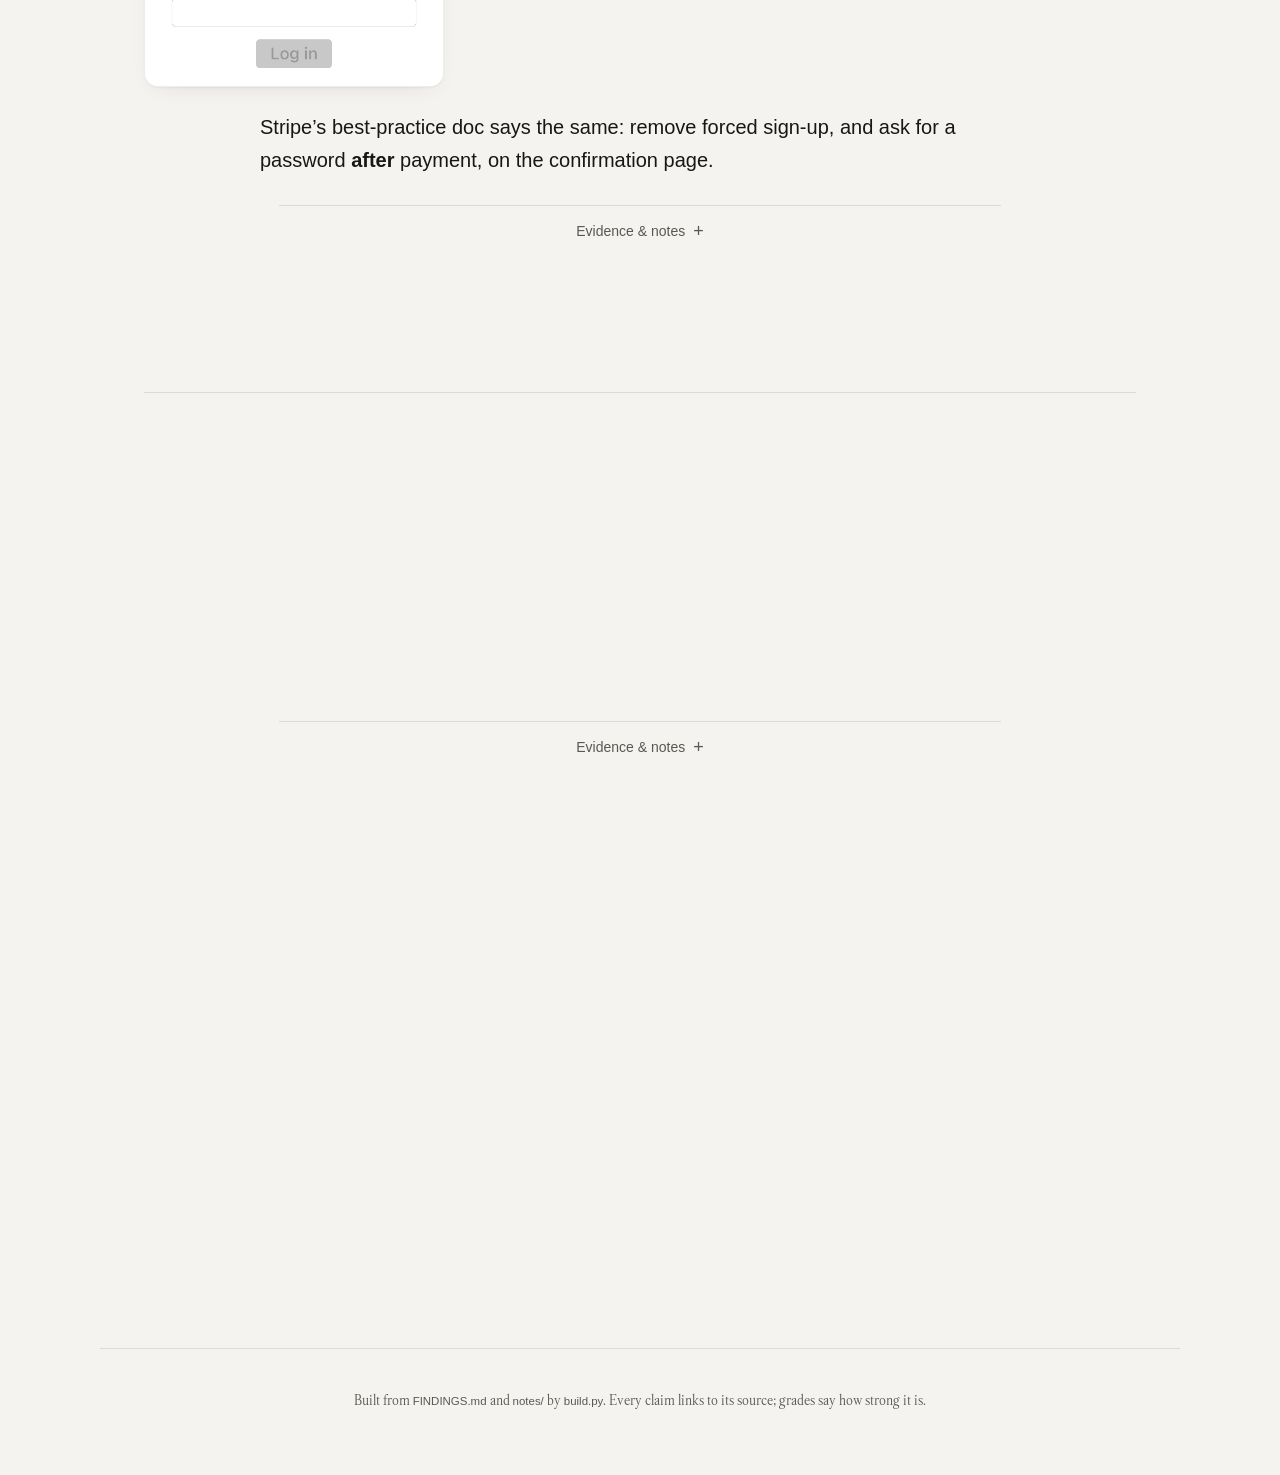
<file: apple-pay.html>
<!doctype html>
<html lang="en"><head><meta charset="utf-8">
<meta name="viewport" content="width=device-width,initial-scale=1">
<title>Apple Pay</title>
<link rel="stylesheet" href="style.css?v=23">
</head><body>
<header class="top"><a class="mark" href="index.html">Case study on Payments app<span> · by Sahil Chaudhary</span></a></header>
<nav class="tabs" aria-label="Sections"><div class="seg" role="tablist"><a role="tab" data-g="cases" href="index.html" aria-selected="true">Case studies</a><a role="tab" data-g="ideas" href="idea-001.html" aria-selected="false">Ideas</a></div>
<div class="pills" data-g="cases"><a class="pill" href="index.html">Overview</a><a class="pill" href="apple-pay.html" aria-current=page><svg class="lg ap-pill" width="46" height="46" viewBox="0 0 24 24" fill="currentColor" role="img" aria-label="Apple Pay"><path d="M2.15 4.318a42.16 42.16 0 0 0-.454.003c-.15.005-.303.013-.452.04a1.44 1.44 0 0 0-1.06.772c-.07.138-.114.278-.14.43-.028.148-.037.3-.04.45A10.2 10.2 0 0 0 0 6.222v11.557c0 .07.002.138.003.207.004.15.013.303.04.452.027.15.072.291.142.429a1.436 1.436 0 0 0 .63.63c.138.07.278.115.43.142.148.027.3.036.45.04l.208.003h20.194l.207-.003c.15-.004.303-.013.452-.04.15-.027.291-.071.428-.141a1.432 1.432 0 0 0 .631-.631c.07-.138.115-.278.141-.43.027-.148.036-.3.04-.45.002-.07.003-.138.003-.208l.001-.246V6.221c0-.07-.002-.138-.004-.207a2.995 2.995 0 0 0-.04-.452 1.446 1.446 0 0 0-1.2-1.201 3.022 3.022 0 0 0-.452-.04 10.448 10.448 0 0 0-.453-.003zm0 .512h19.942c.066 0 .131.002.197.003.115.004.25.01.375.032.109.02.2.05.287.094a.927.927 0 0 1 .407.407.997.997 0 0 1 .094.288c.022.123.028.258.031.374.002.065.003.13.003.197v11.552c0 .065 0 .13-.003.196-.003.115-.009.25-.032.375a.927.927 0 0 1-.5.693 1.002 1.002 0 0 1-.286.094 2.598 2.598 0 0 1-.373.032l-.2.003H1.906c-.066 0-.133-.002-.196-.003a2.61 2.61 0 0 1-.375-.032c-.109-.02-.2-.05-.288-.094a.918.918 0 0 1-.406-.407 1.006 1.006 0 0 1-.094-.288 2.531 2.531 0 0 1-.032-.373 9.588 9.588 0 0 1-.002-.197V6.224c0-.065 0-.131.002-.197.004-.114.01-.248.032-.375.02-.108.05-.199.094-.287a.925.925 0 0 1 .407-.406 1.03 1.03 0 0 1 .287-.094c.125-.022.26-.029.375-.032.065-.002.131-.002.196-.003zm4.71 3.7c-.3.016-.668.199-.88.456-.191.22-.36.58-.316.918.338.03.675-.169.888-.418.205-.258.345-.603.308-.955zm2.207.42v5.493h.852v-1.877h1.18c1.078 0 1.835-.739 1.835-1.812 0-1.07-.742-1.805-1.808-1.805zm.852.719h.982c.739 0 1.161.396 1.161 1.089 0 .692-.422 1.092-1.164 1.092h-.979zm-3.154.3c-.45.01-.83.28-1.05.28-.235 0-.593-.264-.981-.257a1.446 1.446 0 0 0-1.23.747c-.527.908-.139 2.255.374 2.995.249.366.549.769.944.754.373-.014.52-.242.973-.242.454 0 .586.242.98.235.41-.007.667-.366.915-.733.286-.417.403-.82.41-.841-.007-.008-.79-.308-.797-1.209-.008-.754.615-1.113.644-1.135-.352-.52-.9-.578-1.09-.593a1.123 1.123 0 0 0-.092-.002zm8.204.397c-.99 0-1.606.533-1.652 1.256h.777c.072-.358.369-.586.845-.586.502 0 .803.266.803.711v.309l-1.097.064c-.951.054-1.488.484-1.488 1.184 0 .72.548 1.207 1.332 1.207.526 0 1.032-.281 1.264-.727h.019v.659h.788v-2.76c0-.803-.62-1.317-1.591-1.317zm1.94.072l1.446 4.009c0 .003-.073.24-.073.247-.125.41-.33.571-.711.571-.069 0-.206 0-.267-.015v.666c.06.011.267.019.335.019.83 0 1.226-.312 1.568-1.283l1.5-4.214h-.868l-1.012 3.259h-.015l-1.013-3.26zm-1.167 2.189v.316c0 .521-.45.917-1.024.917-.442 0-.731-.228-.731-.579 0-.342.278-.56.769-.593z"/></svg><span class=sr>Apple Pay</span></a><a class="pill" href="wise.html"><svg class="lg" width="16" height="16" viewBox="0 0 24 24" fill="currentColor" role="img" aria-label="Wise"><path d="M6.488 7.469 0 15.05h11.585l1.301-3.576H7.922l3.033-3.507.01-.092L8.993 4.48h8.873l-6.878 18.925h4.706L24 .595H2.543l3.945 6.874Z"/></svg>Wise</a><a class="pill" href="revolut-air.html"><svg class="lg" width="16" height="16" viewBox="0 0 24 24" fill="currentColor" role="img" aria-label="Revolut"><path d="M20.9133 6.9566C20.9133 3.1208 17.7898 0 13.9503 0H2.424v3.8605h10.9782c1.7376 0 3.177 1.3651 3.2087 3.043.016.84-.2994 1.633-.8878 2.2324-.5886.5998-1.375.9303-2.2144.9303H9.2322a.2756.2756 0 0 0-.2755.2752v3.431c0 .0585.018.1142.052.1612L16.2646 24h5.3114l-7.2727-10.094c3.6625-.1838 6.61-3.2612 6.61-6.9494zM6.8943 5.9229H2.424V24h4.4704z"/></svg>Revolut AIR</a><a class="pill" href="monzo.html"><svg class="lg" width="16" height="16" viewBox="0 0 24 24" fill="currentColor" role="img" aria-label="Monzo"><path d="M4.244 1.174a.443.443 0 00-.271.13l-3.97 3.97-.001.001c3.884 3.882 8.093 8.092 11.748 11.748v-8.57L4.602 1.305a.443.443 0 00-.358-.131zm15.483 0a.443.443 0 00-.329.13L12.25 8.456v8.568L24 5.275c-1.316-1.322-2.647-2.648-3.97-3.97a.443.443 0 00-.301-.131zM0 5.979l.002 10.955c0 .294.118.577.326.785l4.973 4.976c.28.282.76.083.758-.314V12.037zm23.998.003l-6.06 6.061v10.338c-.004.399.48.6.76.314l4.974-4.976c.208-.208.326-.49.326-.785z"/></svg>Monzo</a><a class="pill" href="phonepe.html"><svg class="lg" width="16" height="16" viewBox="0 0 24 24" fill="currentColor" role="img" aria-label="PhonePe"><path d="M10.206 9.941h2.949v4.692c-.402.201-.938.268-1.34.268-1.072 0-1.609-.536-1.609-1.743V9.941zm13.47 4.816c-1.523 6.449-7.985 10.442-14.433 8.919C2.794 22.154-1.199 15.691.324 9.243 1.847 2.794 8.309-1.199 14.757.324c6.449 1.523 10.442 7.985 8.919 14.433zm-6.231-5.888a.887.887 0 0 0-.871-.871h-1.609l-3.686-4.222c-.335-.402-.871-.536-1.407-.402l-1.274.401c-.201.067-.268.335-.134.469l4.021 3.82H6.386c-.201 0-.335.134-.335.335v.67c0 .469.402.871.871.871h.938v3.217c0 2.413 1.273 3.82 3.418 3.82.67 0 1.206-.067 1.877-.335v2.145c0 .603.469 1.072 1.072 1.072h.938a.432.432 0 0 0 .402-.402V9.874h1.542c.201 0 .335-.134.335-.335v-.67z"/></svg>PhonePe</a><a class="pill" href="mpesa.html"><svg class="lg" width="16" height="16" viewBox="0 0 24 24" fill="currentColor" role="img" aria-label="Feature phone"><path fill-rule="evenodd" d="M7 1h10a2 2 0 0 1 2 2v18a2 2 0 0 1-2 2H7a2 2 0 0 1-2-2V3a2 2 0 0 1 2-2zm1 3v8h8V4H8zm1 11h2v2H9v-2zm4 0h2v2h-2v-2zm-4 3h2v2H9v-2zm4 0h2v2h-2v-2z"/></svg>M-Pesa</a><a class="pill" href="findings.html">All findings</a></div><div class="pills" data-g="ideas" hidden><a class="pill" href="idea-001.html">New QR Concept</a><a class="pill" href="idea-002.html">Semi GenUI Concept</a><a class="pill" href="idea-003.html">Pending Concept</a></div></nav>

<main data-rv><section class="head"><svg class="lg head-lg" width="96" height="96" viewBox="0 0 24 24" fill="currentColor" role="img" aria-label="Apple Pay"><path d="M2.15 4.318a42.16 42.16 0 0 0-.454.003c-.15.005-.303.013-.452.04a1.44 1.44 0 0 0-1.06.772c-.07.138-.114.278-.14.43-.028.148-.037.3-.04.45A10.2 10.2 0 0 0 0 6.222v11.557c0 .07.002.138.003.207.004.15.013.303.04.452.027.15.072.291.142.429a1.436 1.436 0 0 0 .63.63c.138.07.278.115.43.142.148.027.3.036.45.04l.208.003h20.194l.207-.003c.15-.004.303-.013.452-.04.15-.027.291-.071.428-.141a1.432 1.432 0 0 0 .631-.631c.07-.138.115-.278.141-.43.027-.148.036-.3.04-.45.002-.07.003-.138.003-.208l.001-.246V6.221c0-.07-.002-.138-.004-.207a2.995 2.995 0 0 0-.04-.452 1.446 1.446 0 0 0-1.2-1.201 3.022 3.022 0 0 0-.452-.04 10.448 10.448 0 0 0-.453-.003zm0 .512h19.942c.066 0 .131.002.197.003.115.004.25.01.375.032.109.02.2.05.287.094a.927.927 0 0 1 .407.407.997.997 0 0 1 .094.288c.022.123.028.258.031.374.002.065.003.13.003.197v11.552c0 .065 0 .13-.003.196-.003.115-.009.25-.032.375a.927.927 0 0 1-.5.693 1.002 1.002 0 0 1-.286.094 2.598 2.598 0 0 1-.373.032l-.2.003H1.906c-.066 0-.133-.002-.196-.003a2.61 2.61 0 0 1-.375-.032c-.109-.02-.2-.05-.288-.094a.918.918 0 0 1-.406-.407 1.006 1.006 0 0 1-.094-.288 2.531 2.531 0 0 1-.032-.373 9.588 9.588 0 0 1-.002-.197V6.224c0-.065 0-.131.002-.197.004-.114.01-.248.032-.375.02-.108.05-.199.094-.287a.925.925 0 0 1 .407-.406 1.03 1.03 0 0 1 .287-.094c.125-.022.26-.029.375-.032.065-.002.131-.002.196-.003zm4.71 3.7c-.3.016-.668.199-.88.456-.191.22-.36.58-.316.918.338.03.675-.169.888-.418.205-.258.345-.603.308-.955zm2.207.42v5.493h.852v-1.877h1.18c1.078 0 1.835-.739 1.835-1.812 0-1.07-.742-1.805-1.808-1.805zm.852.719h.982c.739 0 1.161.396 1.161 1.089 0 .692-.422 1.092-1.164 1.092h-.979zm-3.154.3c-.45.01-.83.28-1.05.28-.235 0-.593-.264-.981-.257a1.446 1.446 0 0 0-1.23.747c-.527.908-.139 2.255.374 2.995.249.366.549.769.944.754.373-.014.52-.242.973-.242.454 0 .586.242.98.235.41-.007.667-.366.915-.733.286-.417.403-.82.41-.841-.007-.008-.79-.308-.797-1.209-.008-.754.615-1.113.644-1.135-.352-.52-.9-.578-1.09-.593a1.123 1.123 0 0 0-.092-.002zm8.204.397c-.99 0-1.606.533-1.652 1.256h.777c.072-.358.369-.586.845-.586.502 0 .803.266.803.711v.309l-1.097.064c-.951.054-1.488.484-1.488 1.184 0 .72.548 1.207 1.332 1.207.526 0 1.032-.281 1.264-.727h.019v.659h.788v-2.76c0-.803-.62-1.317-1.591-1.317zm1.94.072l1.446 4.009c0 .003-.073.24-.073.247-.125.41-.33.571-.711.571-.069 0-.206 0-.267-.015v.666c.06.011.267.019.335.019.83 0 1.226-.312 1.568-1.283l1.5-4.214h-.868l-1.012 3.259h-.015l-1.013-3.26zm-1.167 2.189v.316c0 .521-.45.917-1.024.917-.442 0-.731-.228-.731-.579 0-.342.278-.56.769-.593z"/></svg><p class="kicker">Case study 1 · Apple Pay · visual study</p>
<h1>Checkout: put the fastest way to pay first</h1>
<p class="lede">The only app here with controlled tests behind it. Follow one purchase from button to receipt, with the real screens and the rule or result behind each one.</p><dl class="legend">
<div><dt><span class="grade gA" title="Evidence grade A">A</span></dt><dd>Controlled test (A/B, holdback)</dd></div>
<div><dt><span class="grade gB" title="Evidence grade B">B</span></dt><dd>Insider number, no method given</dd></div>
<div><dt><span class="grade gC" title="Evidence grade C">C</span></dt><dd>Expert analysis, no data</dd></div>
<div><dt><span class="grade gD" title="Evidence grade D">D</span></dt><dd>Dated, news or unverifiable</dd></div>
</dl>
<ol class="journey"><li><a href="#s1"><span class="num">1</span>The button</a></li><li><a href="#s2"><span class="num">2</span>Where it sits</a></li><li><a href="#s3"><span class="num">3</span>A real redesign</a></li><li><a href="#s4"><span class="num">4</span>The payment sheet</a></li><li><a href="#s5"><span class="num">5</span>Honest totals</a></li><li><a href="#s6"><span class="num">6</span>When it fails</a></li><li><a href="#s7"><span class="num">7</span>After paying</a></li><li><a href="#s8"><span class="num">8</span>What’s changing</a></li></ol></section>
<section class="step" id="s1">
<header class="step-h"><span class="num big">1</span><div><p class="kicker">Before checkout</p>
<h2>One button, many verbs <span class="grade gH" title="Evidence grade HIG">HIG</span></h2></div></header>

<div class="row4">
<figure class="shot "><div class="frame"><img src="assets/applepay/button-buy-with.png" alt="Buy with Apple Pay button" loading="lazy"></div><figcaption>“Buy with”: product page</figcaption></figure>
<figure class="shot "><div class="frame"><img src="assets/applepay/button-check-out-with.png" alt="Check Out with Apple Pay button" loading="lazy"></div><figcaption>“Check out with”: cart</figcaption></figure>
<figure class="shot "><div class="frame"><img src="assets/applepay/button-set-up.png" alt="Set Up Apple Pay button" loading="lazy"></div><figcaption>“Set up”: no card yet</figcaption></figure>
<figure class="shot "><div class="frame"><img src="assets/applepay/apple-pay-card-on-button.png" alt="Apple Pay button showing the user’s default card" loading="lazy"></div><figcaption>Shows the user’s own card</figcaption></figure>
</div>
<div class="txt"><p>Apple ships the button in fixed verbs (buy, check out, book, donate, subscribe, top up…), so the label says what will happen, not just “pay”. The variant with the user’s own card on it tells them, before they tap, which card will be charged.</p>
<p>Rules: use the button <b>only</b> to pay or to set up Apple Pay; <b>never hide it or show it as unavailable</b>. If a size or colour is missing, explain that <em>after</em> the tap.</p>
<p><span class="our">our note</span> This is the same idea as Wise’s “button prompt” (see Wise, “The small parts”): a dead button never tells the user what to do next.</p></div>
<p class="ev"><b>Evidence</b> Apple’s own design rules. Guidance, not a measured result. <a href="https://developer.apple.com/design/human-interface-guidelines/apple-pay">Apple HIG · Apple Pay</a></p></section><section class="step" id="s2">
<header class="step-h"><span class="num big">2</span><div><p class="kicker">Placement</p>
<h2>First, same size, never buried <span class="grade gA" title="Evidence grade A">A</span></h2></div></header>

<figure class="chart lifts" aria-label="Measured lift from offering Apple Pay in four separate studies">
<figcaption>What adding Apple Pay did, in four separate studies</figcaption><div class="lift"><span class="ll"><svg class="lg" width="16" height="16" viewBox="0 0 24 24" fill="currentColor" role="img" aria-label="Stripe"><path d="M13.976 9.15c-2.172-.806-3.356-1.426-3.356-2.409 0-.831.683-1.305 1.901-1.305 2.227 0 4.515.858 6.09 1.631l.89-5.494C18.252.975 15.697 0 12.165 0 9.667 0 7.589.654 6.104 1.872 4.56 3.147 3.757 4.992 3.757 7.218c0 4.039 2.467 5.76 6.476 7.219 2.585.92 3.445 1.574 3.445 2.583 0 .98-.84 1.545-2.354 1.545-1.875 0-4.965-.921-6.99-2.109l-.9 5.555C5.175 22.99 8.385 24 11.714 24c2.641 0 4.843-.624 6.328-1.813 1.664-1.305 2.525-3.236 2.525-5.732 0-4.128-2.524-5.851-6.594-7.305h.003z"/></svg><a href="https://stripe.com/blog/testing-the-conversion-impact-of-50-plus-global-payment-methods">Stripe holdback, global businesses</a> <span class="grade gA" title="Evidence grade A">A</span></span>
<span class="track"><span class="bar ap" style="width:89.2%"></span></span>
<span class="lv"><b>+22.3%</b> conversion</span></div><div class="lift"><span class="ll"><svg class="lg" width="16" height="16" viewBox="0 0 24 24" fill="currentColor" role="img" aria-label="Stripe"><path d="M13.976 9.15c-2.172-.806-3.356-1.426-3.356-2.409 0-.831.683-1.305 1.901-1.305 2.227 0 4.515.858 6.09 1.631l.89-5.494C18.252.975 15.697 0 12.165 0 9.667 0 7.589.654 6.104 1.872 4.56 3.147 3.757 4.992 3.757 7.218c0 4.039 2.467 5.76 6.476 7.219 2.585.92 3.445 1.574 3.445 2.583 0 .98-.84 1.545-2.354 1.545-1.875 0-4.965-.921-6.99-2.109l-.9 5.555C5.175 22.99 8.385 24 11.714 24c2.641 0 4.843-.624 6.328-1.813 1.664-1.305 2.525-3.236 2.525-5.732 0-4.128-2.524-5.851-6.594-7.305h.003z"/></svg><a href="https://stripe.com/sessions/2024/a-look-under-stripes-hood-using-data-to-demystify-payments">Stripe A/B, one merchant (talk)</a> <span class="grade gA" title="Evidence grade A">A</span></span>
<span class="track"><span class="bar ap" style="width:40.0%"></span></span>
<span class="lv"><b>+10%</b> conversion</span></div><div class="lift"><span class="ll"><span class="lg-gap"></span><a href="https://stripe.com/sessions/2024/a-look-under-stripes-hood-using-data-to-demystify-payments">Peek, merchant-reported</a> <span class="grade gB" title="Evidence grade B">B</span></span>
<span class="track"><span class="bar ap" style="width:31.2%"></span></span>
<span class="lv"><b>+7.8%</b> conversion</span></div><div class="lift"><span class="ll"><svg class="lg" width="16" height="16" viewBox="0 0 24 24" fill="currentColor" role="img" aria-label="Meta"><path d="M6.915 4.03c-1.968 0-3.683 1.28-4.871 3.113C.704 9.208 0 11.883 0 14.449c0 .706.07 1.369.21 1.973a6.624 6.624 0 0 0 .265.86 5.297 5.297 0 0 0 .371.761c.696 1.159 1.818 1.927 3.593 1.927 1.497 0 2.633-.671 3.965-2.444.76-1.012 1.144-1.626 2.663-4.32l.756-1.339.186-.325c.061.1.121.196.183.3l2.152 3.595c.724 1.21 1.665 2.556 2.47 3.314 1.046.987 1.992 1.22 3.06 1.22 1.075 0 1.876-.355 2.455-.843a3.743 3.743 0 0 0 .81-.973c.542-.939.861-2.127.861-3.745 0-2.72-.681-5.357-2.084-7.45-1.282-1.912-2.957-2.93-4.716-2.93-1.047 0-2.088.467-3.053 1.308-.652.57-1.257 1.29-1.82 2.05-.69-.875-1.335-1.547-1.958-2.056-1.182-.966-2.315-1.303-3.454-1.303zm10.16 2.053c1.147 0 2.188.758 2.992 1.999 1.132 1.748 1.647 4.195 1.647 6.4 0 1.548-.368 2.9-1.839 2.9-.58 0-1.027-.23-1.664-1.004-.496-.601-1.343-1.878-2.832-4.358l-.617-1.028a44.908 44.908 0 0 0-1.255-1.98c.07-.109.141-.224.211-.327 1.12-1.667 2.118-2.602 3.358-2.602zm-10.201.553c1.265 0 2.058.791 2.675 1.446.307.327.737.871 1.234 1.579l-1.02 1.566c-.757 1.163-1.882 3.017-2.837 4.338-1.191 1.649-1.81 1.817-2.486 1.817-.524 0-1.038-.237-1.383-.794-.263-.426-.464-1.13-.464-2.046 0-2.221.63-4.535 1.66-6.088.454-.687.964-1.226 1.533-1.533a2.264 2.264 0 0 1 1.088-.285z"/></svg><a href="https://www.jefflewis.design/e-commerce-checkout-redesign-case-study">Meta.com, first 24 hours</a> <span class="grade gB" title="Evidence grade B">B</span></span>
<span class="track"><span class="bar ap" style="width:21.6%"></span></span>
<span class="lv"><b>+5.4%</b> purchase rate</span></div>
<p class="note">Four different tests, never averaged. Read each row on its own. Scale 0–25%.</p></figure>
<div class="pair sm"><figure class="half dont"><span class="tag">✗ Don’t</span><div class="frame"><img src="assets/applepay/ap-below-incorrect.png" alt="Apple Pay button below Add to Cart" loading="lazy"></div><figcaption>Below the store’s own button</figcaption></figure><figure class="half do"><span class="tag">✓ Do</span><div class="frame"><img src="assets/applepay/ap-top-correct.png" alt="Apple Pay button above Add to Cart" loading="lazy"></div><figcaption>Above it</figcaption></figure></div>
<div class="pair sm"><figure class="half dont"><span class="tag">✗ Don’t</span><div class="frame"><img src="assets/applepay/ap-smaller-incorrect.png" alt="Apple Pay button smaller than Add to Cart" loading="lazy"></div><figcaption>Smaller than the other button</figcaption></figure><figure class="half do"><span class="tag">✓ Do</span><div class="frame"><img src="assets/applepay/ap-same-size-correct.png" alt="Apple Pay button same size as Add to Cart" loading="lazy"></div><figcaption>Same size</figcaption></figure></div>
<div class="pair sm"><figure class="half dont"><span class="tag">✗ Don’t</span><div class="frame"><img src="assets/applepay/ap-left-side-incorrect.png" alt="Apple Pay to the left of Add to Cart" loading="lazy"></div><figcaption>Side by side, Apple Pay on the left</figcaption></figure><figure class="half do"><span class="tag">✓ Do</span><div class="frame"><img src="assets/applepay/ap-right-side-correct.png" alt="Apple Pay to the right of Add to Cart" loading="lazy"></div><figcaption>Apple Pay on the right</figcaption></figure></div>
<div class="txt"><p>HIG: “If Apple Pay is available, assume people want to use it.” Put it first, at least as large as other buttons, and on product pages, not just at the end of checkout.</p>
<p>Stripe found that showing Apple Pay <b>early</b> (Express Checkout Element) averaged <b>2× conversion</b> compared with showing it at the end of checkout. In an A/B test at Wish, <b>defaulting</b> to Apple Pay for users who had it set up gave a “2X higher conversion rate increase” (Stripe’s wording; unclear whether 2× the rate or 2× the lift).</p></div>
<p class="ev"><b>Evidence</b> Stripe holdback test across 50+ methods (A); placement studies not described in detail. <a href="https://stripe.com/blog/testing-the-conversion-impact-of-50-plus-global-payment-methods">Stripe blog, Apr 2025</a></p>
<p class="ev"><b>Evidence</b> Wish A/B on defaulting (B). <a href="https://edge-docs.stripe.com/apple-pay/best-practices">Stripe Apple Pay best practices</a></p></section><section class="step" id="s3">
<header class="step-h"><span class="num big">3</span><div><p class="kicker"><svg class="lg" width="22" height="22" viewBox="0 0 24 24" fill="currentColor" role="img" aria-label="Meta"><path d="M6.915 4.03c-1.968 0-3.683 1.28-4.871 3.113C.704 9.208 0 11.883 0 14.449c0 .706.07 1.369.21 1.973a6.624 6.624 0 0 0 .265.86 5.297 5.297 0 0 0 .371.761c.696 1.159 1.818 1.927 3.593 1.927 1.497 0 2.633-.671 3.965-2.444.76-1.012 1.144-1.626 2.663-4.32l.756-1.339.186-.325c.061.1.121.196.183.3l2.152 3.595c.724 1.21 1.665 2.556 2.47 3.314 1.046.987 1.992 1.22 3.06 1.22 1.075 0 1.876-.355 2.455-.843a3.743 3.743 0 0 0 .81-.973c.542-.939.861-2.127.861-3.745 0-2.72-.681-5.357-2.084-7.45-1.282-1.912-2.957-2.93-4.716-2.93-1.047 0-2.088.467-3.053 1.308-.652.57-1.257 1.29-1.82 2.05-.69-.875-1.335-1.547-1.958-2.056-1.182-.966-2.315-1.303-3.454-1.303zm10.16 2.053c1.147 0 2.188.758 2.992 1.999 1.132 1.748 1.647 4.195 1.647 6.4 0 1.548-.368 2.9-1.839 2.9-.58 0-1.027-.23-1.664-1.004-.496-.601-1.343-1.878-2.832-4.358l-.617-1.028a44.908 44.908 0 0 0-1.255-1.98c.07-.109.141-.224.211-.327 1.12-1.667 2.118-2.602 3.358-2.602zm-10.201.553c1.265 0 2.058.791 2.675 1.446.307.327.737.871 1.234 1.579l-1.02 1.566c-.757 1.163-1.882 3.017-2.837 4.338-1.191 1.649-1.81 1.817-2.486 1.817-.524 0-1.038-.237-1.383-.794-.263-.426-.464-1.13-.464-2.046 0-2.221.63-4.535 1.66-6.088.454-.687.964-1.226 1.533-1.533a2.264 2.264 0 0 1 1.088-.285z"/></svg> Case study with screens · Meta.com</p>
<h2>Moving the wallets above the form <span class="grade gB" title="Evidence grade B">B</span></h2></div></header>

<figure class="shot wide"><div class="frame"><img src="assets/applepay/meta/meta-0.png" alt="Meta.com product page, shopping bag and express checkout" loading="lazy"></div><figcaption>The redesigned flow: product page → bag → express checkout</figcaption></figure>
<figure class="shot wide"><div class="frame"><img src="assets/applepay/meta/meta-1.png" alt="Old Meta checkout form next to the new one with wallets on top" loading="lazy"></div><figcaption>Old (left): form first, PayPal only via “next step”. New (right): express wallets on top, then one task per group</figcaption></figure>
<ol class="pinnotes"><li><span class="num">01</span><div><b>Express payment visibility</b>: wallets moved from “Prefer PayPal? Choose it on the next step” (old, bottom) to the top of the page.</div></li><li><span class="num">02</span><div><b>Form hierarchy</b>: fields grouped by task, labels stay visible once filled.</div></li><li><span class="num">03</span><div><b>Order summary</b>: the total moves from the bottom of the form into a collapsible header.</div></li><li><span class="num">04</span><div><b>Contextual errors</b>: the old banner (“There were 2 problems…”) becomes a message on the field (“ZIP needs 5 digits”).</div></li><li><span class="num">05</span><div><b>Mobile usability</b>: bigger fields and a larger primary button.</div></li></ol>
<p class="ev">The 01–05 markers are the designer’s; we matched each to the five changes listed in the same order on the page.</p>
<figure class="shot wide"><div class="frame"><img src="assets/applepay/meta/meta-2.png" alt="Control vs tested variant with Apple Pay placed first" loading="lazy"></div><figcaption>The experiment: control (left) vs “tested variable”, Apple Pay placed above the other express options (right)</figcaption></figure>
<div class="txt"><p>A senior product designer on Meta.com’s checkout names five changes. The first is the Apple Pay lesson in one line: <b>“Wallets moved above the form, so returning buyers can pay before typing anything.”</b> The others: fields grouped by task, the total kept in a collapsible header, errors beside the field, 48–52px tap targets.</p>
<p>Result reported: <b>+5.4% purchase rate</b> from Apple Pay Express Checkout <b>within the first 24 hours</b>.</p>
<p><span class="our">our note</span> 24 hours is a very short window and no sample size is given. It agrees in direction with Stripe’s tests, but on its own it proves little. The screens are the real value here.</p></div>
<p class="ev"><b>Evidence</b> Designer’s portfolio, insider number, no method (B). <a href="https://www.jefflewis.design/e-commerce-checkout-redesign-case-study">Jeffrey Lewis, Meta.com checkout redesign</a></p></section><section class="step" id="s4">
<header class="step-h"><span class="num big">4</span><div><p class="kicker">The moment of paying</p>
<h2>The sheet: what you buy, from whom, with what <span class="grade gH" title="Evidence grade HIG">HIG</span></h2></div></header>

<div class="pinned">
<figure class="shot phone"><div class="frame"><img src="assets/applepay/apple-pay-sheet.png" alt="Apple Pay payment sheet for a food truck purchase" loading="lazy"><span class="pin" style="top:35%;left:88%">1</span><span class="pin" style="top:49%;left:80%">2</span><span class="pin" style="top:69%;left:92%">3</span><span class="pin" style="top:81%;left:92%">4</span><span class="pin" style="top:96%;left:80%">5</span></div></figure>
<ol class="pinnotes"><li><span class="num">1</span><div><b>Who is paid, and how much</b>: “Pay Food Truck $34.87”, largest text on the sheet.</div></li><li><span class="num">2</span><div><b>The card itself</b>, shown as the card art, with “Change Payment Method” under it.</div></li><li><span class="num">3</span><div><b>Card row</b>: name, amount, and the cash-back the card earns.</div></li><li><span class="num">4</span><div><b>Line items</b>: subtotal and “Due Today”. HIG: show only what’s essential.</div></li><li><span class="num">5</span><div><b>One physical action</b>: “Confirm with Side Button”. No form, no card number, no CVV.</div></li></ol>
</div>
<div class="txt"><p>HIG: use the contact, shipping and payment details Apple Pay already holds instead of stored ones; ask for size, colour, gift notes and pickup store <b>before</b> the sheet opens, so the sheet only confirms.</p>
<p><span class="our">our note</span> Compare with Meta’s old form above: twelve fields vs. one button press. That gap is what the conversion numbers above are measuring.</p></div>
<p class="ev"><b>Evidence</b> Apple’s design rules (guidance). <a href="https://developer.apple.com/design/human-interface-guidelines/apple-pay">Apple HIG · Apple Pay</a></p></section><section class="step" id="s5">
<header class="step-h"><span class="num big">5</span><div><p class="kicker">Trust</p>
<h2>Every charge named, including future ones <span class="grade gH" title="Evidence grade HIG">HIG</span></h2></div></header>

<div class="row4 phones">
<figure class="shot "><div class="frame"><img src="assets/applepay/payment-sheet-ios.png" alt="Payment sheet with gift wrap and coupon line items" loading="lazy"><span class="pin" style="top:74%;left:0%">1</span></div><figcaption>Extras and discounts as their own lines</figcaption></figure>
<figure class="shot "><div class="frame"><img src="assets/applepay/fixed-subscription-ios.png" alt="Payment sheet for a $9.99 monthly subscription" loading="lazy"><span class="pin" style="top:54%;left:0%">2</span></div><figcaption>Subscription: amount, start and end date</figcaption></figure>
<figure class="shot "><div class="frame"><img src="assets/applepay/no-payment-required-ios.png" alt="Payment sheet for a free trial then $22 a month" loading="lazy"><span class="pin" style="top:66%;left:0%">3</span></div><figcaption>Free trial: $0.00 now, $22.00/month from June</figcaption></figure>
<figure class="shot "><div class="frame"><img src="assets/applepay/variable-subscription-ios.png" alt="Payment sheet showing Amount Pending" loading="lazy"><span class="pin" style="top:23%;left:0%">4</span></div><figcaption>Grocery delivery: “Amount Pending”</figcaption></figure>
</div>
<ol class="pinnotes"><li><span class="num">1</span><div>Gift wrap +$5.00 and coupon −$2.00 are separate lines, so the total explains itself.</div></li><li><span class="num">2</span><div>“$9.99 per month · Starting Today · Ending December 8, 2026”: the recurring promise is stated before you agree.</div></li><li><span class="num">3</span><div>The trial is the headline: <b>$0.00</b> today. The later $22.00/month and its start date sit right under it.</div></li><li><span class="num">4</span><div>When the final amount isn’t known (weighed groceries), the sheet says so: “Amount Pending” instead of a fake total.</div></li></ol>
<div class="txt"><p><span class="our">our note</span> The same principle as Wise’s calculator (see Wise, “The price, on the homepage”): show the full cost, and how it is built, while the user can still say no.</p></div>
<p class="ev"><b>Evidence</b> Apple’s design rules (guidance). <a href="https://developer.apple.com/design/human-interface-guidelines/apple-pay">Apple HIG · Apple Pay</a></p></section><section class="step" id="s6">
<header class="step-h"><span class="num big">6</span><div><p class="kicker">Failure and recovery</p>
<h2>Fix it in place, never start again <span class="grade gH" title="Evidence grade HIG">HIG</span></h2></div></header>

<div class="row4 phones">
<figure class="shot "><div class="frame"><img src="assets/applepay/pay-sheet-error-ios.png" alt="Payment sheet with a shipping address error" loading="lazy"><span class="pin" style="top:69%;left:0%">1</span><span class="pin" style="top:96%;left:0%">2</span></div><figcaption>Apple: error inside the sheet</figcaption></figure>
<figure class="shot "><div class="frame"><img src="assets/applepay/meta/meta-3.png" alt="Meta form with a ZIP code error on the field" loading="lazy"></div><figcaption>Meta: “Correct in place”</figcaption></figure>
<figure class="shot "><div class="frame"><img src="assets/applepay/meta/meta-4.png" alt="Meta card declined with try again or pay another way" loading="lazy"><span class="pin" style="top:64%;left:0%">3</span></div><figcaption>Meta: “Retry or switch”</figcaption></figure>
<figure class="shot "><div class="frame"><img src="assets/applepay/meta/meta-5.png" alt="Meta processing state with locked fields" loading="lazy"></div><figcaption>Meta: “Locks on first tap”</figcaption></figure>
</div>
<ol class="pinnotes"><li><span class="num">1</span><div>Apple: the bad address turns red <b>in the sheet</b>; the user never leaves the payment to fix it.</div></li><li><span class="num">2</span><div>The confirm button becomes the fix: “Update Shipping Address”, an action, not a dead end.</div></li><li><span class="num">3</span><div>Meta: “No charge was made” first (the fear), then two ways forward. Apple Pay is offered as the escape route.</div></li></ol>
<div class="txt"><p>Meta’s three failure rules, quoted: <b>“The message sits on the one field at fault; every other value stays as entered.”</b> · <b>“One explanation, two ways forward: retry the card or move to another method.”</b> · <b>“Submit and payment fields lock until a response, so a second tap cannot send a second charge.”</b></p>
<p><span class="our">our note</span> This answers round 1’s biggest gap (no source on failure flows). It is still design rationale, not measured: neither source reports what these states did to completion.</p></div>
<p class="ev"><b>Evidence</b> Apple HIG (guidance) and Meta designer’s portfolio (no data for these states). <a href="https://www.jefflewis.design/e-commerce-checkout-redesign-case-study">Jeffrey Lewis, Meta.com</a></p></section><section class="step" id="s7">
<header class="step-h"><span class="num big">7</span><div><p class="kicker">After paying</p>
<h2>Ask for an account only after the money moved <span class="grade gH" title="Evidence grade HIG">HIG</span></h2></div></header>

<div class="pinned">
<figure class="shot phone"><div class="frame"><img src="assets/applepay/payment-sheet-before-account.png" alt="Order confirmation offering account creation after purchase" loading="lazy"><span class="pin" style="top:22%;left:0%">1</span><span class="pin" style="top:54%;left:0%">2</span></div></figure>
<ol class="pinnotes"><li><span class="num">1</span><div>Confirmation first: “Thank you for your order! Order #123456”.</div></li><li><span class="num">2</span><div>Only now: “Create Account” or “Sign Up with Apple”, pre-filled from the order. HIG: <b>don’t require an account before purchase</b>.</div></li></ol>
</div>
<div class="txt"><p>Stripe’s best-practice doc says the same: remove forced sign-up, and ask for a password <b>after</b> payment, on the confirmation page.</p>
<p><span class="our">our note</span> Same move as Revolut payroll (removing a forced dependency) and Wise (KYC after the quote): the hard ask comes after the value.</p></div>
<p class="ev"><b>Evidence</b> Apple HIG and Stripe guidance (no data). <a href="https://edge-docs.stripe.com/apple-pay/best-practices">Stripe Apple Pay best practices</a></p></section><section class="step" id="s8">
<header class="step-h"><span class="num big">8</span><div><p class="kicker">News · iOS 27</p>
<h2>Choosing a card becomes a swipe <span class="grade gD" title="Evidence grade D">D</span></h2></div></header>

<div class="txt"><p>Reported for iOS 27: the payment sheet lets people <b>swipe between cards</b> or tap a card to see a grid of all cards, and can show rewards, balances and pay-later options before approving. Under iOS 26, tapping the card “often opened delivery-address settings rather than card selection” (compare the payment sheet above).</p>
<p><span class="our">our note</span> No screenshots of the new sheet were found in a source we could verify, so none are shown. The article’s own warning is worth keeping: rewards and pay-later offers on the sheet could turn a calm payment layer into advertising.</p></div>
<p class="ev"><b>Evidence</b> Tech news article, Sep 2026 (D). Not checked against Apple’s documentation. <a href="https://www.squaredtech.co/apple-pay-checkout-gets-a-key-ios-27-redesign">SquaredTech</a></p></section><section class="sources"><h2 class="sec">Where the screens come from</h2><ul>
<li>Payment sheets, buttons, do/don’t pairs: <a href="https://developer.apple.com/design/human-interface-guidelines/apple-pay">Apple Human Interface Guidelines, Apple Pay</a> (Apple’s published images).</li>
<li>Meta.com checkout screens: <a href="https://www.jefflewis.design/e-commerce-checkout-redesign-case-study">Jeffrey Lewis, Meta.com Checkout Redesign Case Study</a> (designer’s portfolio).</li>
<li>Numbers: <a href="https://stripe.com/blog/testing-the-conversion-impact-of-50-plus-global-payment-methods">Stripe, 50+ payment methods test</a> · <a href="https://stripe.com/sessions/2024/a-look-under-stripes-hood-using-data-to-demystify-payments">Stripe Sessions 2024</a> · <a href="https://edge-docs.stripe.com/apple-pay/best-practices">Stripe Apple Pay best practices</a>.</li>
<li>Not found: a real merchant before/after <em>with screens and an A/B number</em> other than Meta. Baymard’s 12 annotated Apple checkout highlights remain paywalled.</li>
</ul><p class="more"><a href="findings.html">All written findings →</a></p></section></main>
<script>(()=>{
const m=document.querySelector('main[data-rv]'); if(!m) return;
/* progressive disclosure: evidence + our notes fold under each step */
m.querySelectorAll('.step').forEach(st=>{
  const items=[...st.querySelectorAll(':scope .ev, :scope .txt p')].filter(e=>e.classList.contains('ev')||e.querySelector('.our'));
  if(items.length){const d=document.createElement('details');d.className='why';
    d.innerHTML='<summary><span>Evidence &amp; notes</span></summary><div class="why-b"></div>';
    items.forEach(e=>d.lastElementChild.appendChild(e)); st.appendChild(d);}
  const pairs=[...st.querySelectorAll(':scope > .pair, :scope > .pair-h')];
  const cut=pairs.filter(e=>e.classList.contains('pair'))[2];
  if(cut){const rest=pairs.slice(pairs.indexOf(cut)-(cut.previousElementSibling?.classList.contains('pair-h')?1:0));
    const n=rest.filter(e=>e.classList.contains('pair')).length; const b=document.createElement('button');
    b.className='more-btn'; b.textContent='Show '+n+' more comparisons'; rest[0].before(b);
    rest.forEach(e=>e.hidden=true); b.onclick=()=>{rest.forEach(e=>{e.hidden=false;e.classList.add('in');}); b.remove();};}
});
/* sticky step rail with scrollspy */
const j=m.querySelector('.journey'); if(j){const h=m.querySelector('.head'); h.after(j); j.classList.add('rail');
  const links=[...j.querySelectorAll('a')]; const map=new Map(links.map(a=>[a.getAttribute('href').slice(1),a]));
  const spy=new IntersectionObserver(es=>es.forEach(e=>{if(e.isIntersecting){links.forEach(a=>a.removeAttribute('aria-current'));
    const a=map.get(e.target.id); if(a){a.setAttribute('aria-current','true'); j.scrollTo({left:a.offsetLeft-(j.clientWidth-a.offsetWidth)/2,behavior:'smooth'});}}}),{rootMargin:'-45% 0px -50% 0px'});
  m.querySelectorAll('.step').forEach(s=>spy.observe(s));}
})();</script>
<script>(()=>{
const m=document.querySelector('main[data-rv]'); if(!m || location.search.includes('static')) return;
if(matchMedia('(prefers-reduced-motion: reduce)').matches) return;
const sel='.head>*, .step-h, .txt>p, .shot, .half, .pinnotes li, .ev, .chart, .card, .pat, .box, .sources, .star, .gaps, .approach>.sub, .prose>*';
const els=[...m.querySelectorAll(sel)];
els.forEach(e=>e.classList.add('rv'));
const io=new IntersectionObserver(es=>{es.forEach(en=>{if(!en.isIntersecting) return;
  const sib=[...en.target.parentElement.children].filter(x=>x.classList.contains('rv'));
  en.target.style.transitionDelay=Math.min(sib.indexOf(en.target),6)*70+'ms';
  en.target.classList.add('in'); io.unobserve(en.target);});},{rootMargin:'0px 0px -8% 0px',threshold:.08});
els.forEach(e=>io.observe(e));
/* pin <-> note: hover a note to light its pin, and back */
document.querySelectorAll('.step').forEach(st=>{
  const pins=[...st.querySelectorAll('.pin')], notes=[...st.querySelectorAll('.pinnotes li')];
  const key=el=>(el.querySelector?.('.num')||el).textContent.trim();
  const on=(k,v)=>{pins.concat(notes).forEach(x=>{if(key(x)===k) x.classList.toggle('hot',v);});};
  pins.concat(notes).forEach(x=>{x.addEventListener('mouseenter',()=>on(key(x),true));x.addEventListener('mouseleave',()=>on(key(x),false));});
});})();</script>
<footer>Built from <code>FINDINGS.md</code> and <code>notes/</code> by <code>build.py</code>. Every claim links to its source; grades say how strong it is.</footer>
</body></html>
</file>
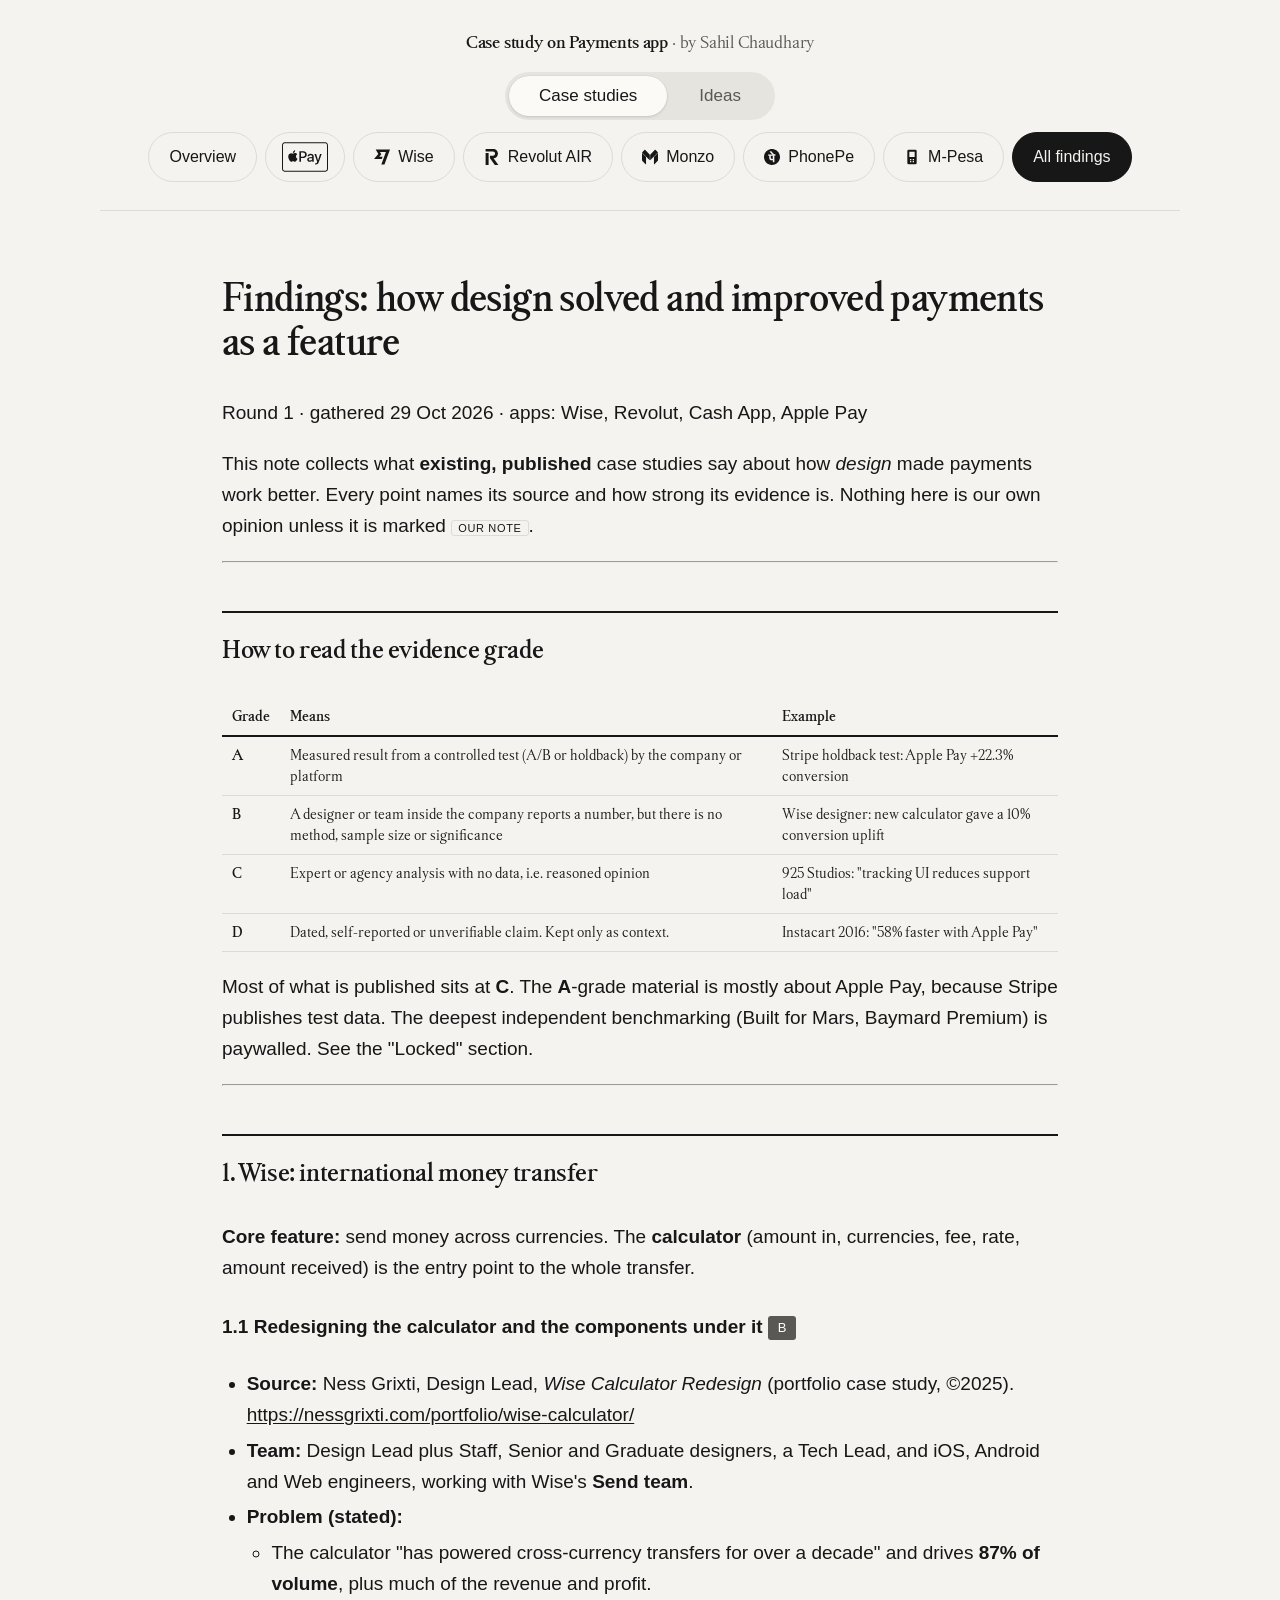
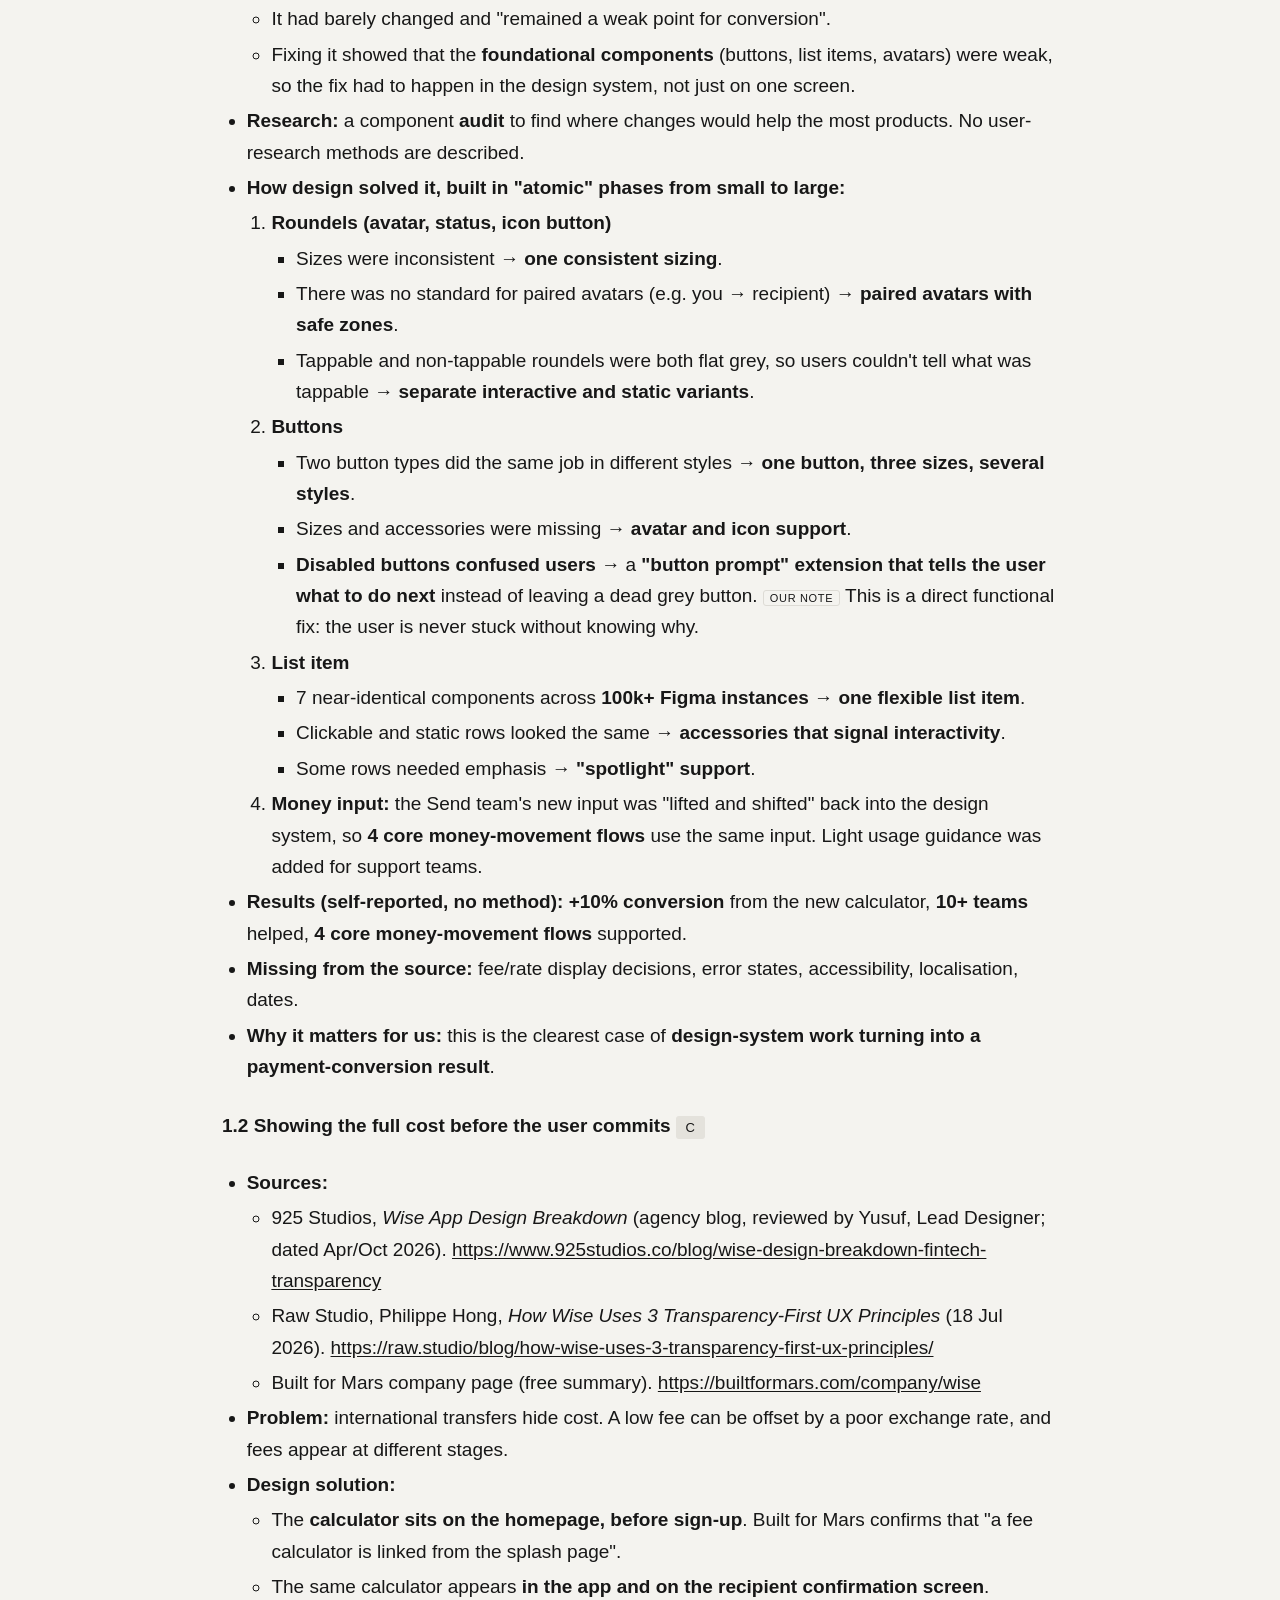
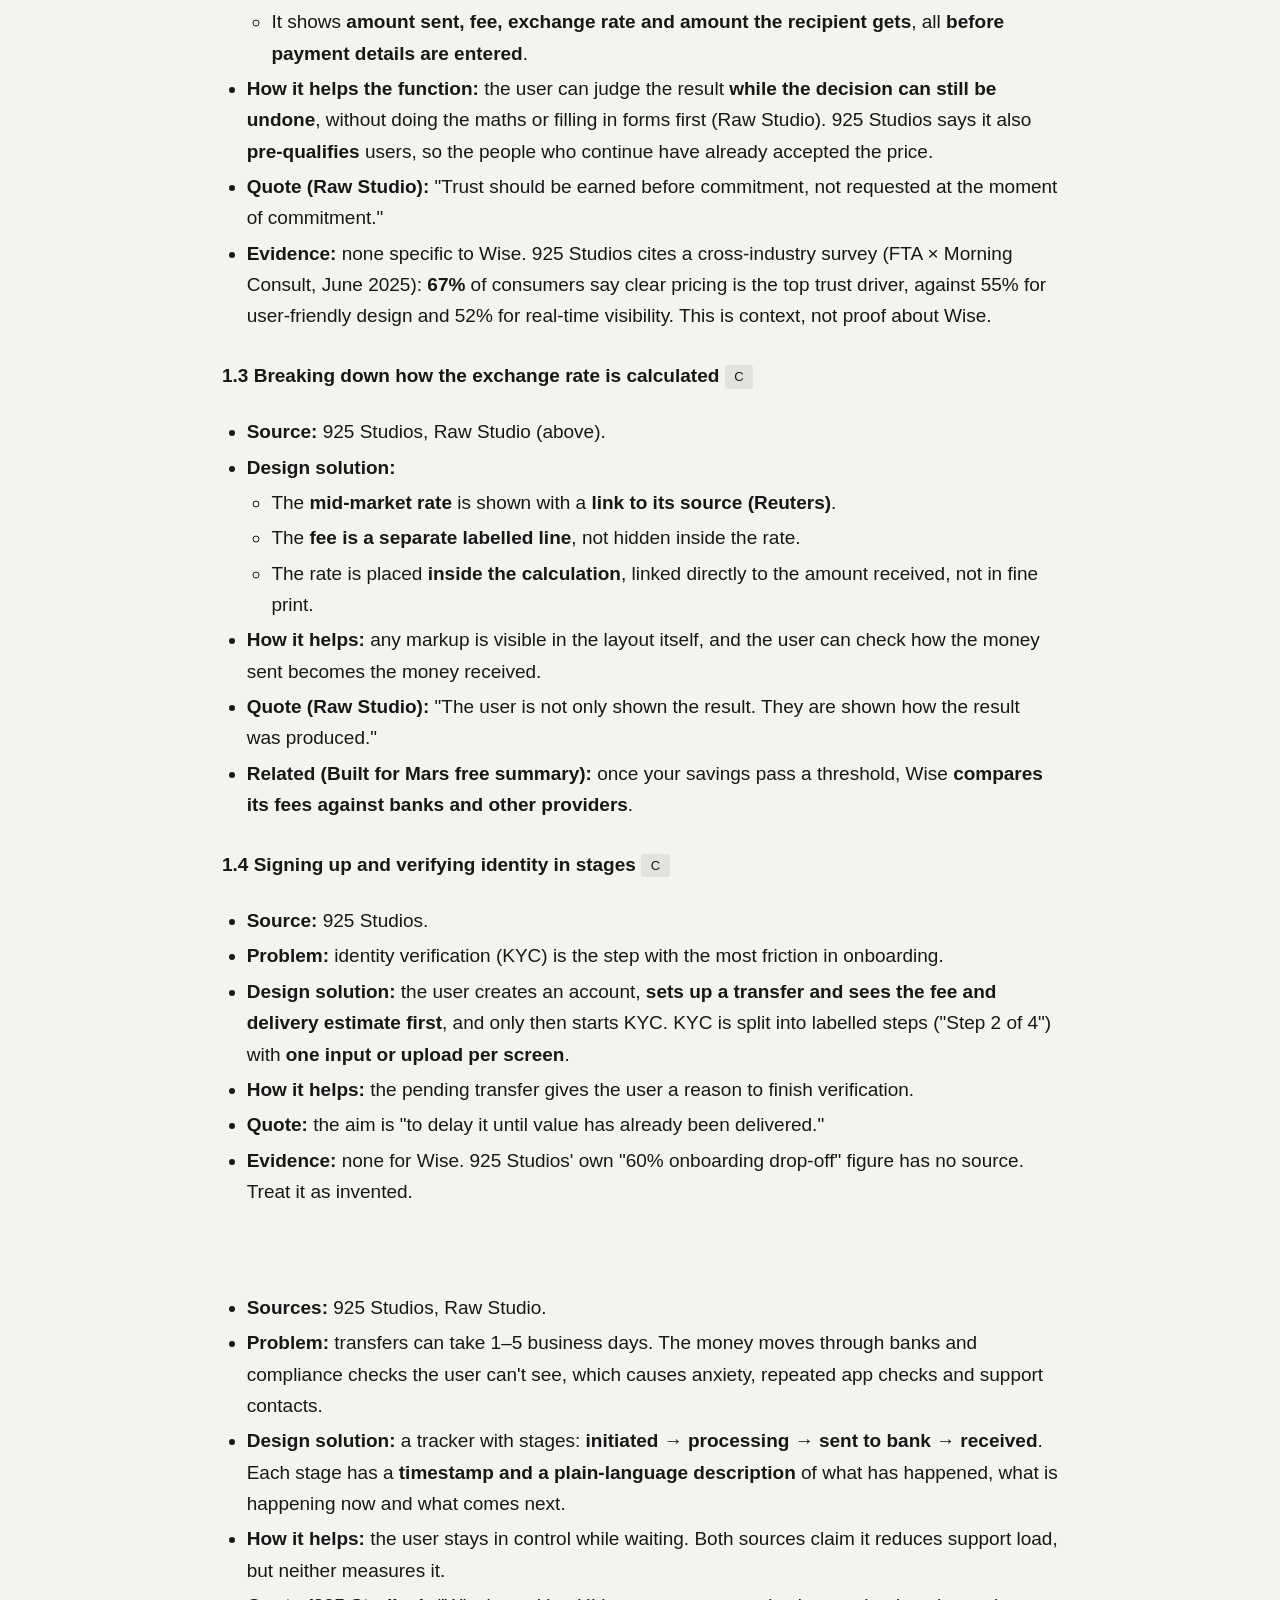
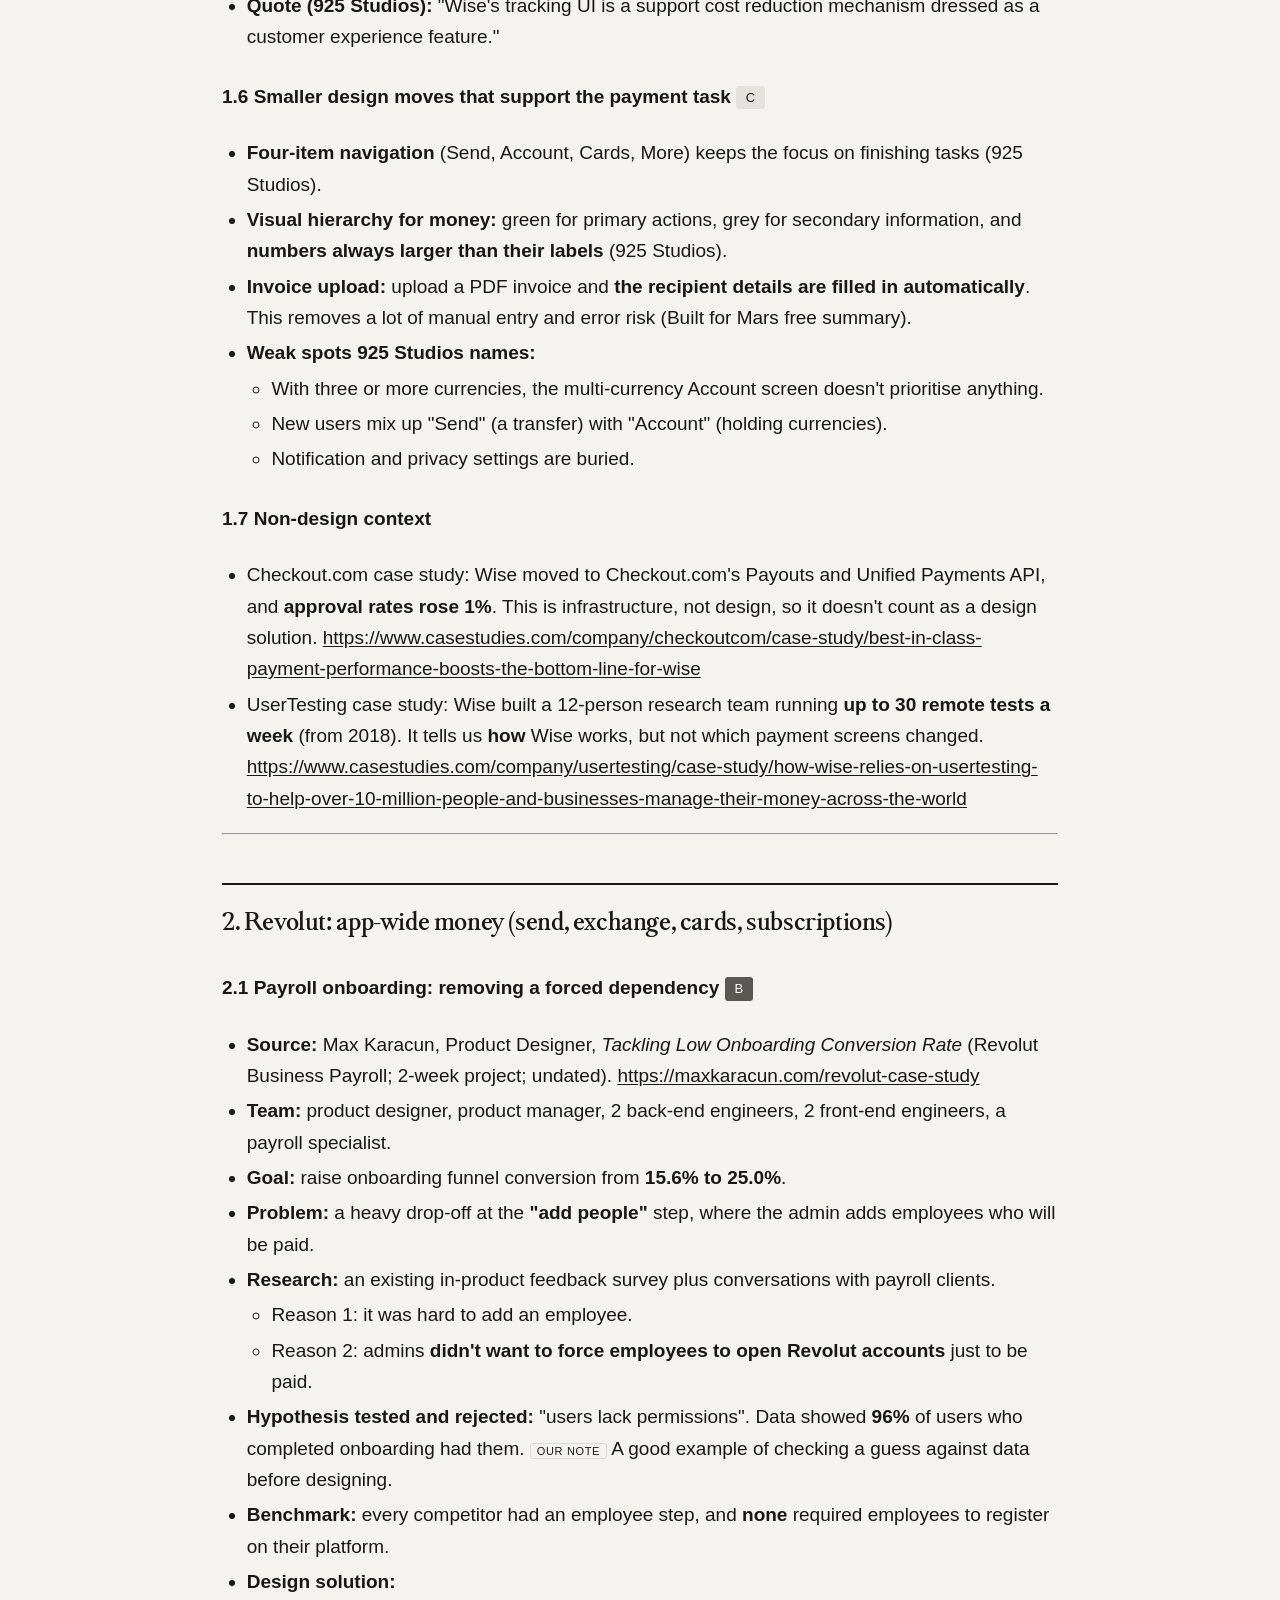
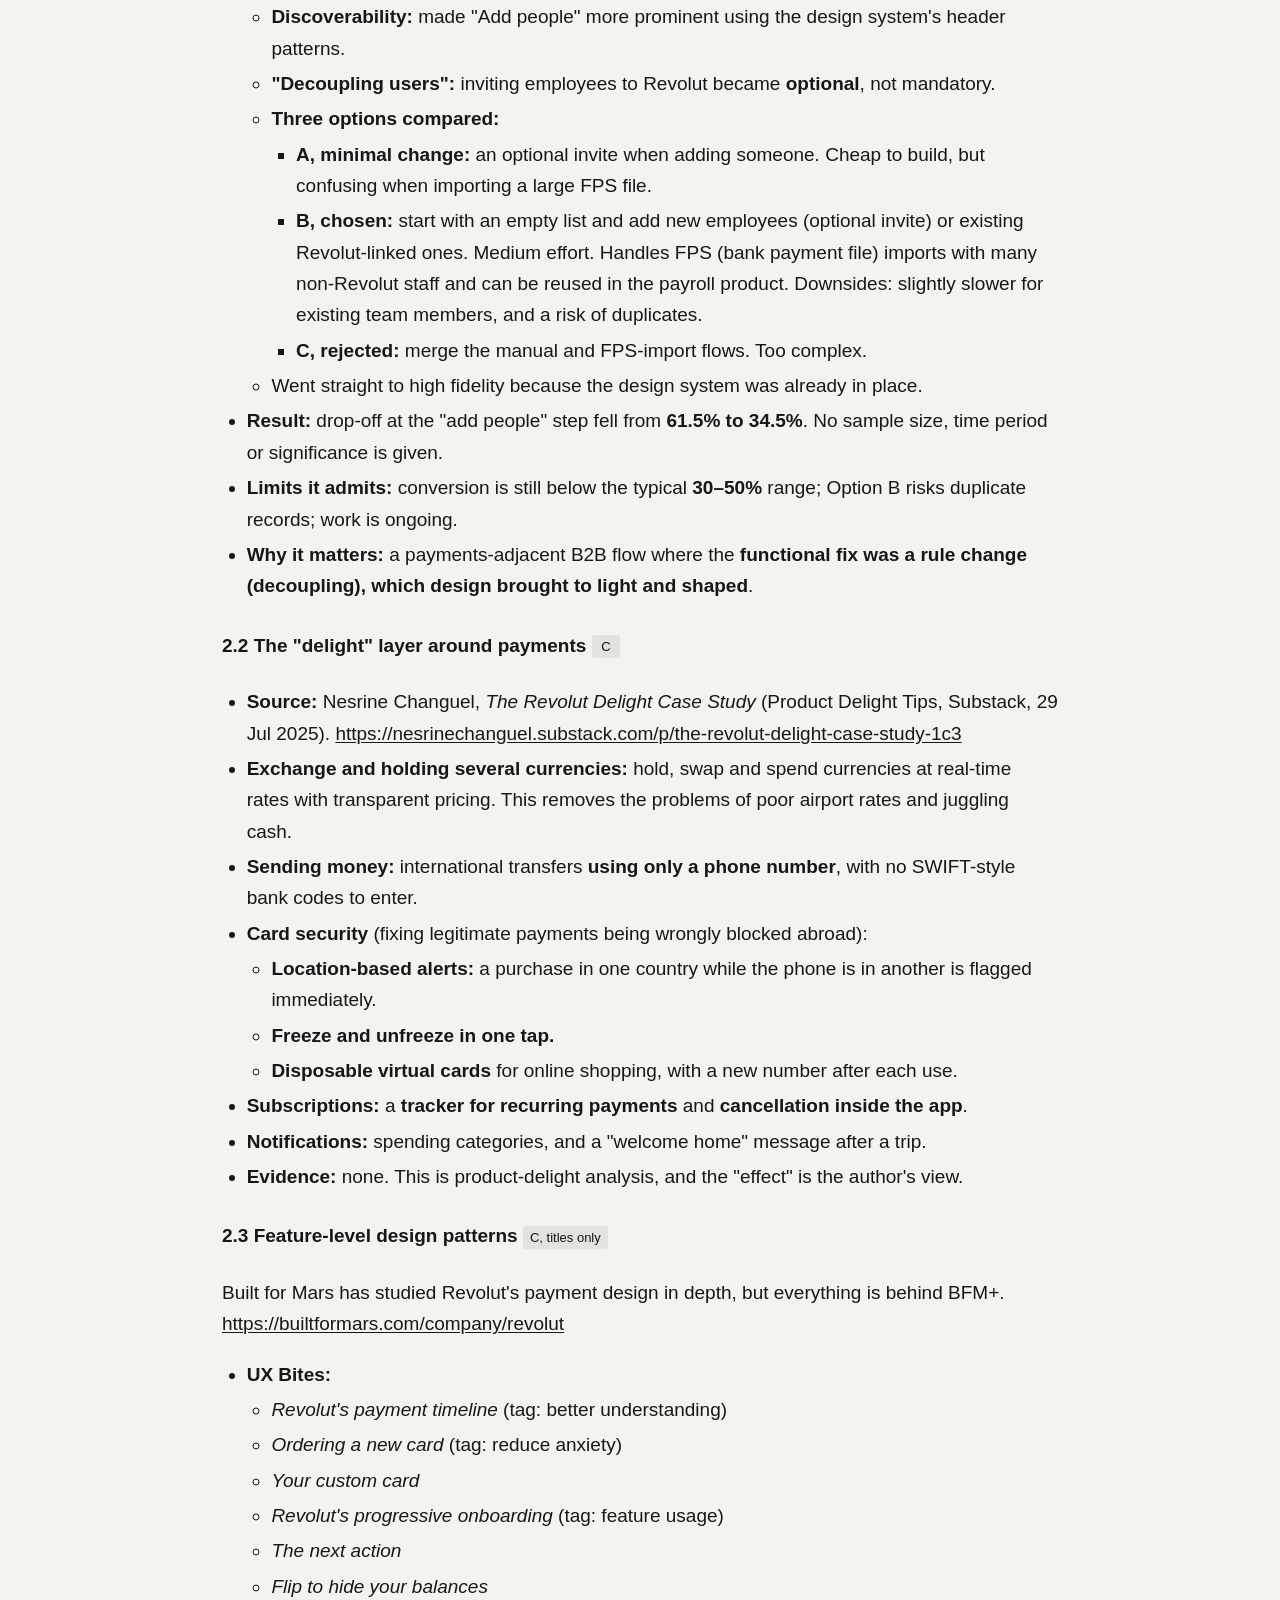
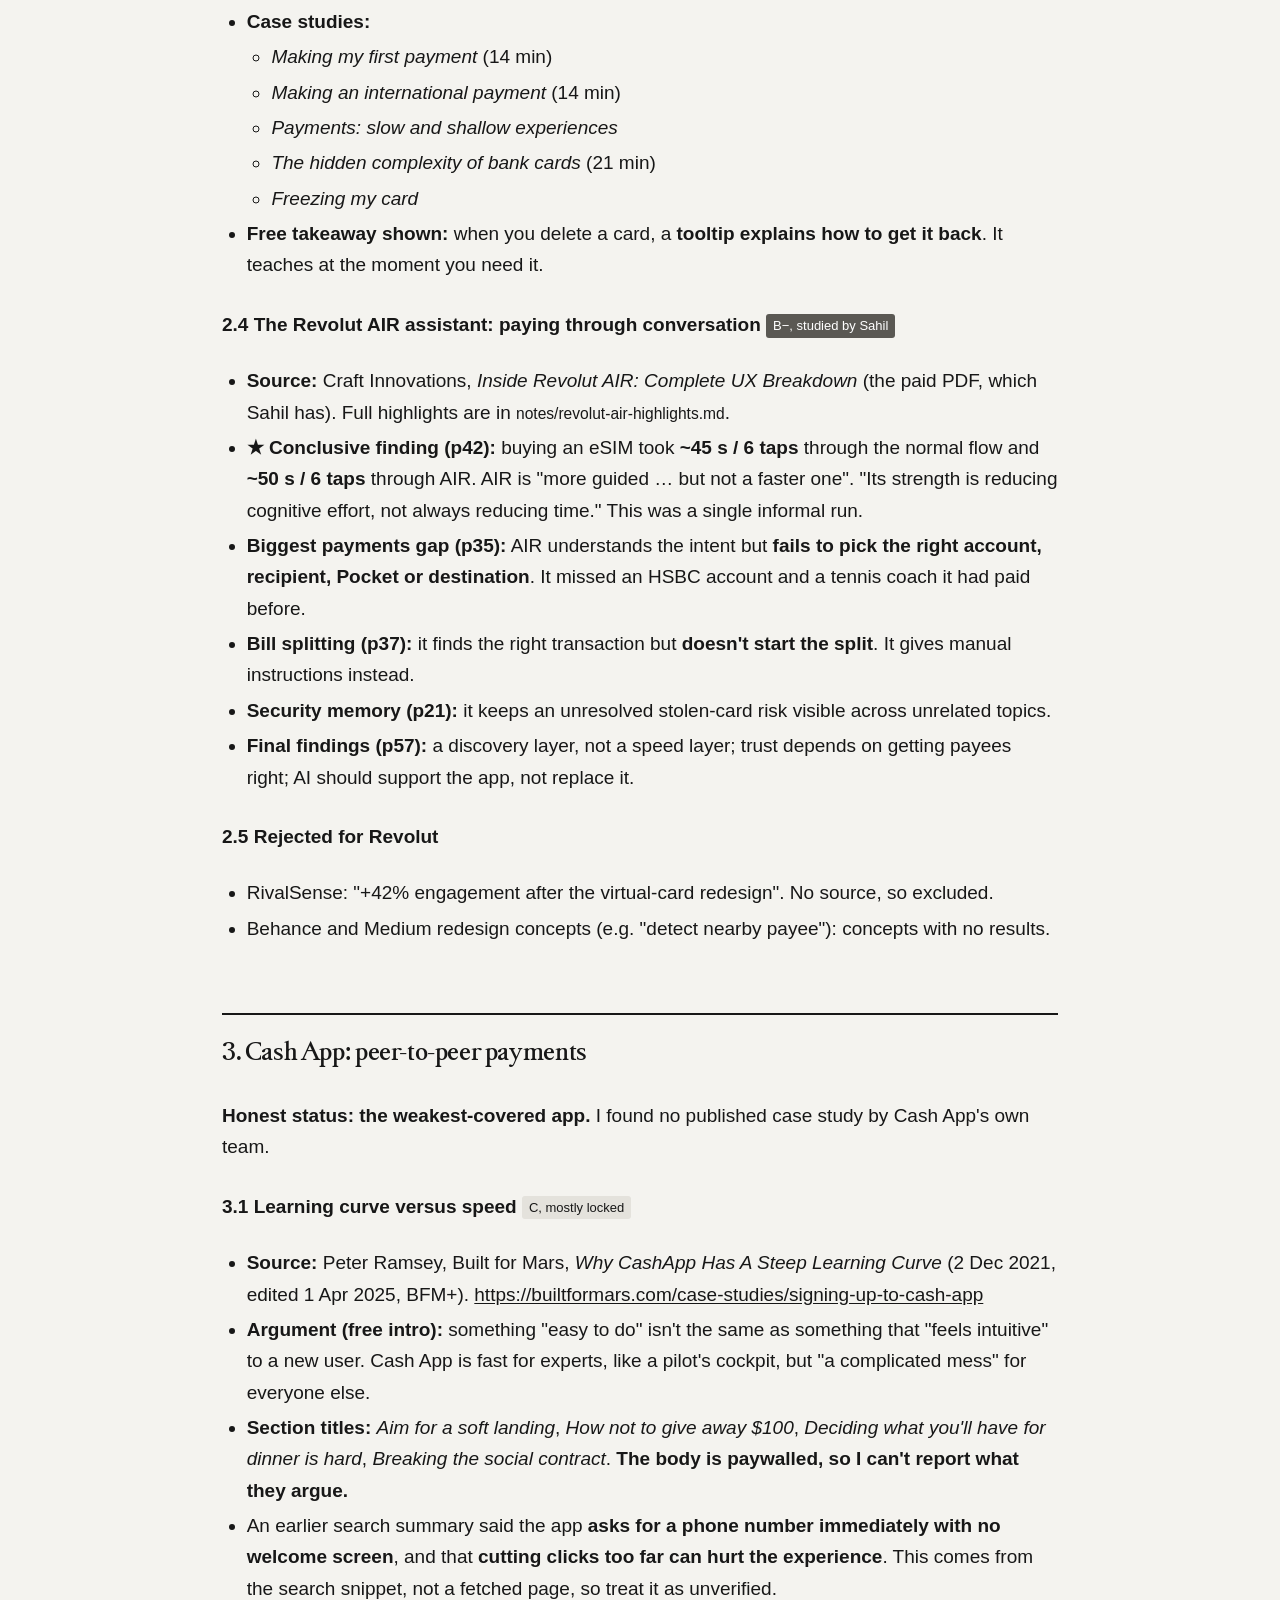
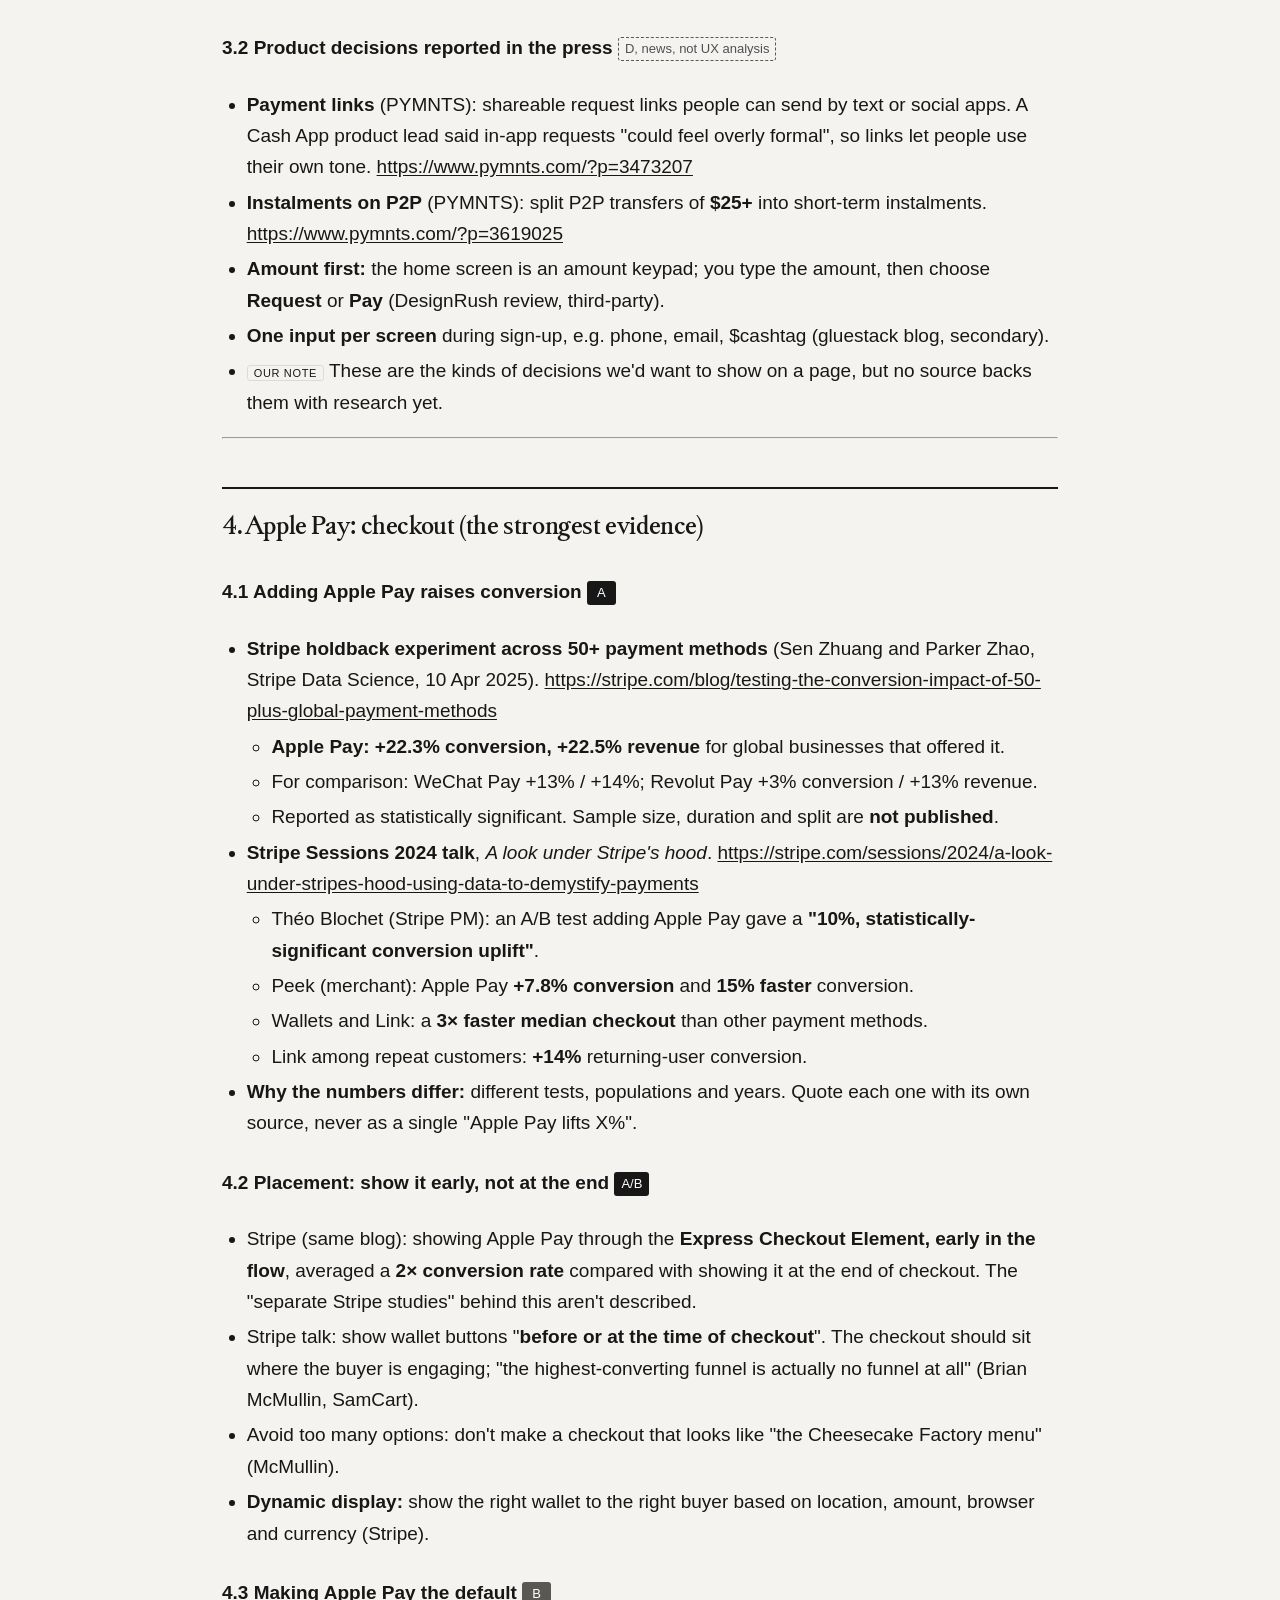
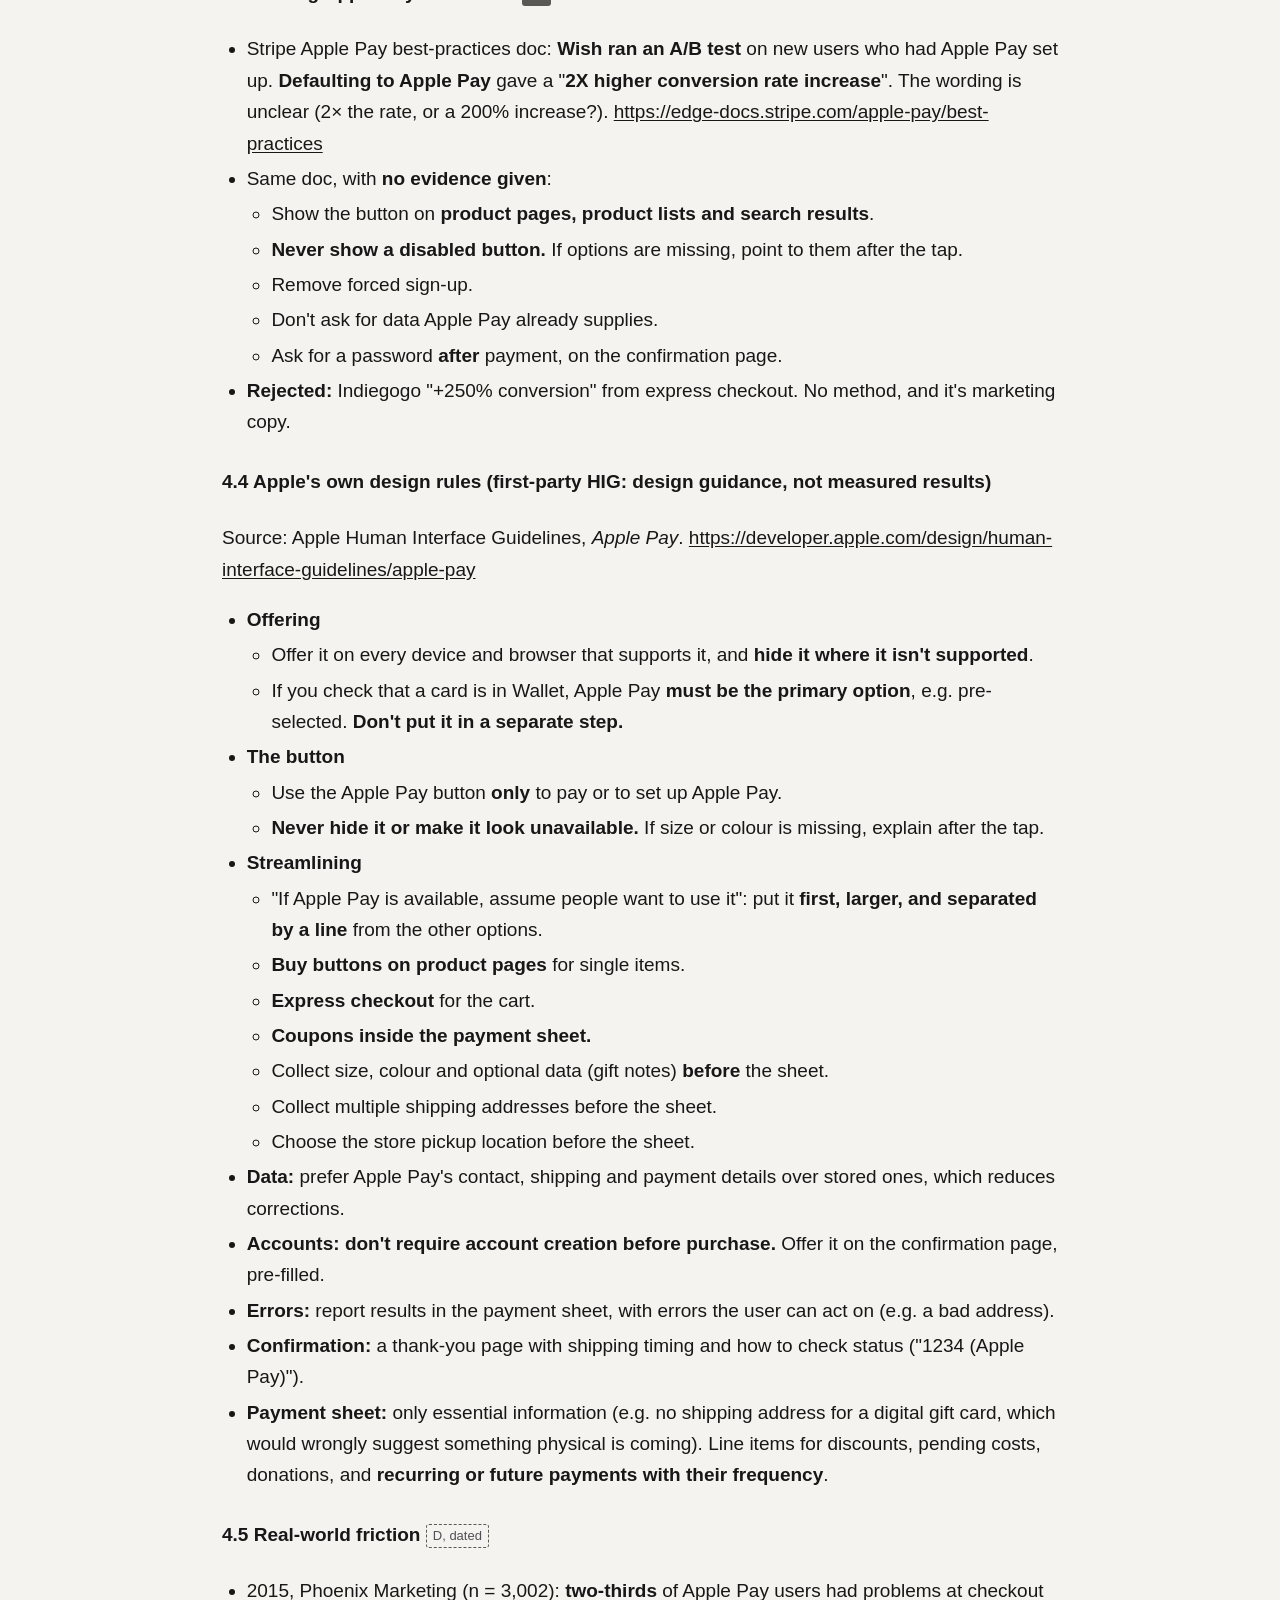
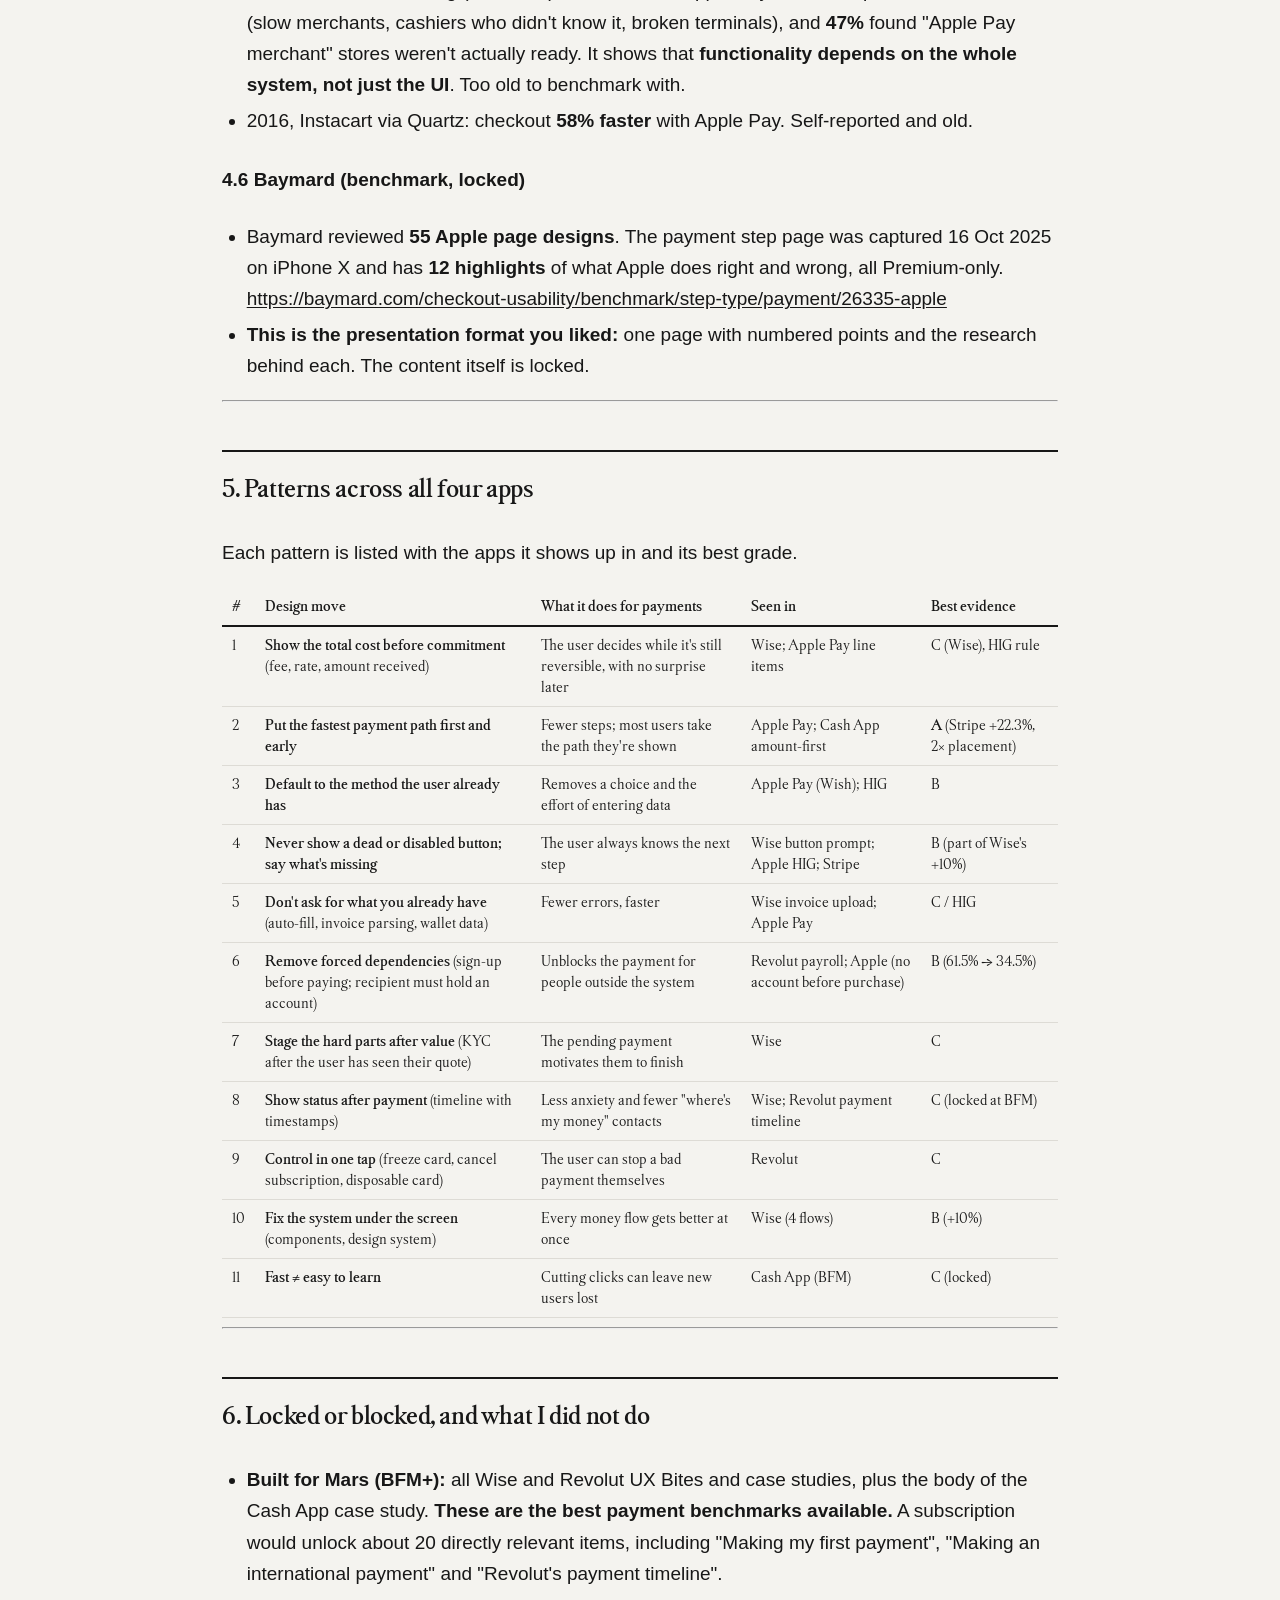
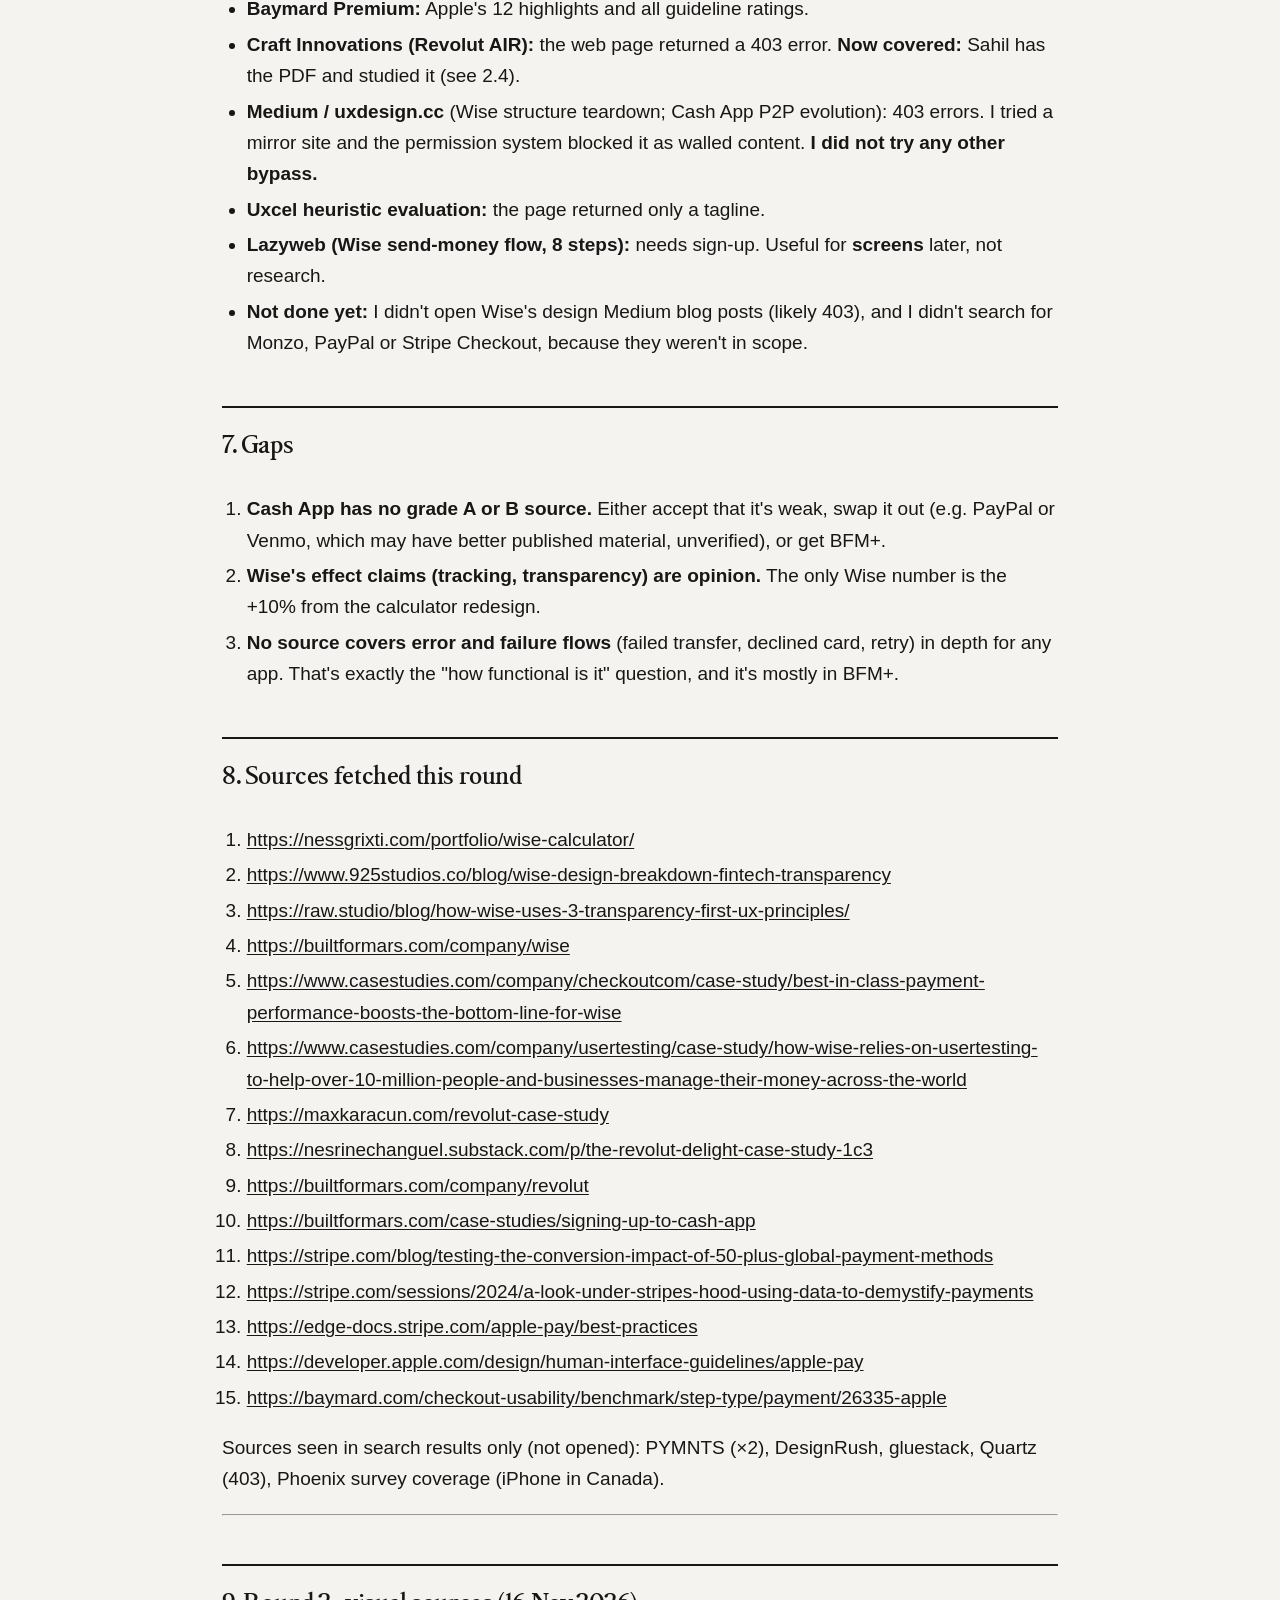
<file: findings.html>
<!doctype html>
<html lang="en"><head><meta charset="utf-8">
<meta name="viewport" content="width=device-width,initial-scale=1">
<title>All findings</title>
<link rel="stylesheet" href="style.css?v=23">
</head><body>
<header class="top"><a class="mark" href="index.html">Case study on Payments app<span> · by Sahil Chaudhary</span></a></header>
<nav class="tabs" aria-label="Sections"><div class="seg" role="tablist"><a role="tab" data-g="cases" href="index.html" aria-selected="true">Case studies</a><a role="tab" data-g="ideas" href="idea-001.html" aria-selected="false">Ideas</a></div>
<div class="pills" data-g="cases"><a class="pill" href="index.html">Overview</a><a class="pill" href="apple-pay.html"><svg class="lg ap-pill" width="46" height="46" viewBox="0 0 24 24" fill="currentColor" role="img" aria-label="Apple Pay"><path d="M2.15 4.318a42.16 42.16 0 0 0-.454.003c-.15.005-.303.013-.452.04a1.44 1.44 0 0 0-1.06.772c-.07.138-.114.278-.14.43-.028.148-.037.3-.04.45A10.2 10.2 0 0 0 0 6.222v11.557c0 .07.002.138.003.207.004.15.013.303.04.452.027.15.072.291.142.429a1.436 1.436 0 0 0 .63.63c.138.07.278.115.43.142.148.027.3.036.45.04l.208.003h20.194l.207-.003c.15-.004.303-.013.452-.04.15-.027.291-.071.428-.141a1.432 1.432 0 0 0 .631-.631c.07-.138.115-.278.141-.43.027-.148.036-.3.04-.45.002-.07.003-.138.003-.208l.001-.246V6.221c0-.07-.002-.138-.004-.207a2.995 2.995 0 0 0-.04-.452 1.446 1.446 0 0 0-1.2-1.201 3.022 3.022 0 0 0-.452-.04 10.448 10.448 0 0 0-.453-.003zm0 .512h19.942c.066 0 .131.002.197.003.115.004.25.01.375.032.109.02.2.05.287.094a.927.927 0 0 1 .407.407.997.997 0 0 1 .094.288c.022.123.028.258.031.374.002.065.003.13.003.197v11.552c0 .065 0 .13-.003.196-.003.115-.009.25-.032.375a.927.927 0 0 1-.5.693 1.002 1.002 0 0 1-.286.094 2.598 2.598 0 0 1-.373.032l-.2.003H1.906c-.066 0-.133-.002-.196-.003a2.61 2.61 0 0 1-.375-.032c-.109-.02-.2-.05-.288-.094a.918.918 0 0 1-.406-.407 1.006 1.006 0 0 1-.094-.288 2.531 2.531 0 0 1-.032-.373 9.588 9.588 0 0 1-.002-.197V6.224c0-.065 0-.131.002-.197.004-.114.01-.248.032-.375.02-.108.05-.199.094-.287a.925.925 0 0 1 .407-.406 1.03 1.03 0 0 1 .287-.094c.125-.022.26-.029.375-.032.065-.002.131-.002.196-.003zm4.71 3.7c-.3.016-.668.199-.88.456-.191.22-.36.58-.316.918.338.03.675-.169.888-.418.205-.258.345-.603.308-.955zm2.207.42v5.493h.852v-1.877h1.18c1.078 0 1.835-.739 1.835-1.812 0-1.07-.742-1.805-1.808-1.805zm.852.719h.982c.739 0 1.161.396 1.161 1.089 0 .692-.422 1.092-1.164 1.092h-.979zm-3.154.3c-.45.01-.83.28-1.05.28-.235 0-.593-.264-.981-.257a1.446 1.446 0 0 0-1.23.747c-.527.908-.139 2.255.374 2.995.249.366.549.769.944.754.373-.014.52-.242.973-.242.454 0 .586.242.98.235.41-.007.667-.366.915-.733.286-.417.403-.82.41-.841-.007-.008-.79-.308-.797-1.209-.008-.754.615-1.113.644-1.135-.352-.52-.9-.578-1.09-.593a1.123 1.123 0 0 0-.092-.002zm8.204.397c-.99 0-1.606.533-1.652 1.256h.777c.072-.358.369-.586.845-.586.502 0 .803.266.803.711v.309l-1.097.064c-.951.054-1.488.484-1.488 1.184 0 .72.548 1.207 1.332 1.207.526 0 1.032-.281 1.264-.727h.019v.659h.788v-2.76c0-.803-.62-1.317-1.591-1.317zm1.94.072l1.446 4.009c0 .003-.073.24-.073.247-.125.41-.33.571-.711.571-.069 0-.206 0-.267-.015v.666c.06.011.267.019.335.019.83 0 1.226-.312 1.568-1.283l1.5-4.214h-.868l-1.012 3.259h-.015l-1.013-3.26zm-1.167 2.189v.316c0 .521-.45.917-1.024.917-.442 0-.731-.228-.731-.579 0-.342.278-.56.769-.593z"/></svg><span class=sr>Apple Pay</span></a><a class="pill" href="wise.html"><svg class="lg" width="16" height="16" viewBox="0 0 24 24" fill="currentColor" role="img" aria-label="Wise"><path d="M6.488 7.469 0 15.05h11.585l1.301-3.576H7.922l3.033-3.507.01-.092L8.993 4.48h8.873l-6.878 18.925h4.706L24 .595H2.543l3.945 6.874Z"/></svg>Wise</a><a class="pill" href="revolut-air.html"><svg class="lg" width="16" height="16" viewBox="0 0 24 24" fill="currentColor" role="img" aria-label="Revolut"><path d="M20.9133 6.9566C20.9133 3.1208 17.7898 0 13.9503 0H2.424v3.8605h10.9782c1.7376 0 3.177 1.3651 3.2087 3.043.016.84-.2994 1.633-.8878 2.2324-.5886.5998-1.375.9303-2.2144.9303H9.2322a.2756.2756 0 0 0-.2755.2752v3.431c0 .0585.018.1142.052.1612L16.2646 24h5.3114l-7.2727-10.094c3.6625-.1838 6.61-3.2612 6.61-6.9494zM6.8943 5.9229H2.424V24h4.4704z"/></svg>Revolut AIR</a><a class="pill" href="monzo.html"><svg class="lg" width="16" height="16" viewBox="0 0 24 24" fill="currentColor" role="img" aria-label="Monzo"><path d="M4.244 1.174a.443.443 0 00-.271.13l-3.97 3.97-.001.001c3.884 3.882 8.093 8.092 11.748 11.748v-8.57L4.602 1.305a.443.443 0 00-.358-.131zm15.483 0a.443.443 0 00-.329.13L12.25 8.456v8.568L24 5.275c-1.316-1.322-2.647-2.648-3.97-3.97a.443.443 0 00-.301-.131zM0 5.979l.002 10.955c0 .294.118.577.326.785l4.973 4.976c.28.282.76.083.758-.314V12.037zm23.998.003l-6.06 6.061v10.338c-.004.399.48.6.76.314l4.974-4.976c.208-.208.326-.49.326-.785z"/></svg>Monzo</a><a class="pill" href="phonepe.html"><svg class="lg" width="16" height="16" viewBox="0 0 24 24" fill="currentColor" role="img" aria-label="PhonePe"><path d="M10.206 9.941h2.949v4.692c-.402.201-.938.268-1.34.268-1.072 0-1.609-.536-1.609-1.743V9.941zm13.47 4.816c-1.523 6.449-7.985 10.442-14.433 8.919C2.794 22.154-1.199 15.691.324 9.243 1.847 2.794 8.309-1.199 14.757.324c6.449 1.523 10.442 7.985 8.919 14.433zm-6.231-5.888a.887.887 0 0 0-.871-.871h-1.609l-3.686-4.222c-.335-.402-.871-.536-1.407-.402l-1.274.401c-.201.067-.268.335-.134.469l4.021 3.82H6.386c-.201 0-.335.134-.335.335v.67c0 .469.402.871.871.871h.938v3.217c0 2.413 1.273 3.82 3.418 3.82.67 0 1.206-.067 1.877-.335v2.145c0 .603.469 1.072 1.072 1.072h.938a.432.432 0 0 0 .402-.402V9.874h1.542c.201 0 .335-.134.335-.335v-.67z"/></svg>PhonePe</a><a class="pill" href="mpesa.html"><svg class="lg" width="16" height="16" viewBox="0 0 24 24" fill="currentColor" role="img" aria-label="Feature phone"><path fill-rule="evenodd" d="M7 1h10a2 2 0 0 1 2 2v18a2 2 0 0 1-2 2H7a2 2 0 0 1-2-2V3a2 2 0 0 1 2-2zm1 3v8h8V4H8zm1 11h2v2H9v-2zm4 0h2v2h-2v-2zm-4 3h2v2H9v-2zm4 0h2v2h-2v-2z"/></svg>M-Pesa</a><a class="pill" href="findings.html" aria-current=page>All findings</a></div><div class="pills" data-g="ideas" hidden><a class="pill" href="idea-001.html">New QR Concept</a><a class="pill" href="idea-002.html">Semi GenUI Concept</a><a class="pill" href="idea-003.html">Pending Concept</a></div></nav>

<main data-rv><article class="prose"><h2>Findings: how design solved and improved payments as a feature</h2>
<p>Round 1 · gathered 29 Oct 2026 · apps: Wise, Revolut, Cash App, Apple Pay</p>
<p>This note collects what <strong>existing, published</strong> case studies say about how <em>design</em> made payments work better. Every point names its source and how strong its evidence is. Nothing here is our own opinion unless it is marked <strong><span class="our">our note</span></strong>.</p>
<hr>
<h3>How to read the evidence grade</h3>
<div class='tbl'><table><thead><tr><th>Grade</th><th>Means</th><th>Example</th></tr></thead><tbody><tr><td><strong>A</strong></td><td>Measured result from a controlled test (A/B or holdback) by the company or platform</td><td>Stripe holdback test: Apple Pay +22.3% conversion</td></tr><tr><td><strong>B</strong></td><td>A designer or team inside the company reports a number, but there is no method, sample size or significance</td><td>Wise designer: new calculator gave a 10% conversion uplift</td></tr><tr><td><strong>C</strong></td><td>Expert or agency analysis with no data, i.e. reasoned opinion</td><td>925 Studios: "tracking UI reduces support load"</td></tr><tr><td><strong>D</strong></td><td>Dated, self-reported or unverifiable claim. Kept only as context.</td><td>Instacart 2016: "58% faster with Apple Pay"</td></tr></tbody></table></div>
<p>Most of what is published sits at <strong>C</strong>. The <strong>A</strong>-grade material is mostly about Apple Pay, because Stripe publishes test data. The deepest independent benchmarking (Built for Mars, Baymard Premium) is paywalled. See the "Locked" section.</p>
<hr>
<h3>1. Wise: international money transfer</h3>
<p><strong>Core feature:</strong> send money across currencies. The <strong>calculator</strong> (amount in, currencies, fee, rate, amount received) is the entry point to the whole transfer.</p>
<h4>1.1 Redesigning the calculator and the components under it <span class="grade gB" title="Evidence grade B">B</span></h4>
<ul><li><strong>Source:</strong> Ness Grixti, Design Lead, <em>Wise Calculator Redesign</em> (portfolio case study, ©2025). <a href="https://nessgrixti.com/portfolio/wise-calculator/">https://nessgrixti.com/portfolio/wise-calculator/</a></li><li><strong>Team:</strong> Design Lead plus Staff, Senior and Graduate designers, a Tech Lead, and iOS, Android and Web engineers, working with Wise's <strong>Send team</strong>.</li><li><strong>Problem (stated):</strong><ul><li>The calculator "has powered cross-currency transfers for over a decade" and drives <strong>87% of volume</strong>, plus much of the revenue and profit.</li><li>It had barely changed and "remained a weak point for conversion".</li><li>Fixing it showed that the <strong>foundational components</strong> (buttons, list items, avatars) were weak, so the fix had to happen in the design system, not just on one screen.</li></ul></li><li><strong>Research:</strong> a component <strong>audit</strong> to find where changes would help the most products. No user-research methods are described.</li><li><strong>How design solved it, built in "atomic" phases from small to large:</strong><ol><li><strong>Roundels (avatar, status, icon button)</strong><ul><li>Sizes were inconsistent → <strong>one consistent sizing</strong>.</li><li>There was no standard for paired avatars (e.g. you → recipient) → <strong>paired avatars with safe zones</strong>.</li><li>Tappable and non-tappable roundels were both flat grey, so users couldn't tell what was tappable → <strong>separate interactive and static variants</strong>.</li></ul></li><li><strong>Buttons</strong><ul><li>Two button types did the same job in different styles → <strong>one button, three sizes, several styles</strong>.</li><li>Sizes and accessories were missing → <strong>avatar and icon support</strong>.</li><li><strong>Disabled buttons confused users</strong> → a <strong>"button prompt" extension that tells the user what to do next</strong> instead of leaving a dead grey button. <strong><span class="our">our note</span></strong> This is a direct functional fix: the user is never stuck without knowing why.</li></ul></li><li><strong>List item</strong><ul><li>7 near-identical components across <strong>100k+ Figma instances</strong> → <strong>one flexible list item</strong>.</li><li>Clickable and static rows looked the same → <strong>accessories that signal interactivity</strong>.</li><li>Some rows needed emphasis → <strong>"spotlight" support</strong>.</li></ul></li><li><strong>Money input:</strong> the Send team's new input was "lifted and shifted" back into the design system, so <strong>4 core money-movement flows</strong> use the same input. Light usage guidance was added for support teams.</li></ol></li><li><strong>Results (self-reported, no method):</strong> <strong>+10% conversion</strong> from the new calculator, <strong>10+ teams</strong> helped, <strong>4 core money-movement flows</strong> supported.</li><li><strong>Missing from the source:</strong> fee/rate display decisions, error states, accessibility, localisation, dates.</li><li><strong>Why it matters for us:</strong> this is the clearest case of <strong>design-system work turning into a payment-conversion result</strong>.</li></ul>
<h4>1.2 Showing the full cost before the user commits <span class="grade gC" title="Evidence grade C">C</span></h4>
<ul><li><strong>Sources:</strong><ul><li>925 Studios, <em>Wise App Design Breakdown</em> (agency blog, reviewed by Yusuf, Lead Designer; dated Apr/Oct 2026). <a href="https://www.925studios.co/blog/wise-design-breakdown-fintech-transparency">https://www.925studios.co/blog/wise-design-breakdown-fintech-transparency</a></li><li>Raw Studio, Philippe Hong, <em>How Wise Uses 3 Transparency-First UX Principles</em> (18 Jul 2026). <a href="https://raw.studio/blog/how-wise-uses-3-transparency-first-ux-principles/">https://raw.studio/blog/how-wise-uses-3-transparency-first-ux-principles/</a></li><li>Built for Mars company page (free summary). <a href="https://builtformars.com/company/wise">https://builtformars.com/company/wise</a></li></ul></li><li><strong>Problem:</strong> international transfers hide cost. A low fee can be offset by a poor exchange rate, and fees appear at different stages.</li><li><strong>Design solution:</strong><ul><li>The <strong>calculator sits on the homepage, before sign-up</strong>. Built for Mars confirms that "a fee calculator is linked from the splash page".</li><li>The same calculator appears <strong>in the app and on the recipient confirmation screen</strong>.</li><li>It shows <strong>amount sent, fee, exchange rate and amount the recipient gets</strong>, all <strong>before payment details are entered</strong>.</li></ul></li><li><strong>How it helps the function:</strong> the user can judge the result <strong>while the decision can still be undone</strong>, without doing the maths or filling in forms first (Raw Studio). 925 Studios says it also <strong>pre-qualifies</strong> users, so the people who continue have already accepted the price.</li><li><strong>Quote (Raw Studio):</strong> "Trust should be earned before commitment, not requested at the moment of commitment."</li><li><strong>Evidence:</strong> none specific to Wise. 925 Studios cites a cross-industry survey (FTA × Morning Consult, June 2025): <strong>67%</strong> of consumers say clear pricing is the top trust driver, against 55% for user-friendly design and 52% for real-time visibility. This is context, not proof about Wise.</li></ul>
<h4>1.3 Breaking down how the exchange rate is calculated <span class="grade gC" title="Evidence grade C">C</span></h4>
<ul><li><strong>Source:</strong> 925 Studios, Raw Studio (above).</li><li><strong>Design solution:</strong><ul><li>The <strong>mid-market rate</strong> is shown with a <strong>link to its source (Reuters)</strong>.</li><li>The <strong>fee is a separate labelled line</strong>, not hidden inside the rate.</li><li>The rate is placed <strong>inside the calculation</strong>, linked directly to the amount received, not in fine print.</li></ul></li><li><strong>How it helps:</strong> any markup is visible in the layout itself, and the user can check how the money sent becomes the money received.</li><li><strong>Quote (Raw Studio):</strong> "The user is not only shown the result. They are shown how the result was produced."</li><li><strong>Related (Built for Mars free summary):</strong> once your savings pass a threshold, Wise <strong>compares its fees against banks and other providers</strong>.</li></ul>
<h4>1.4 Signing up and verifying identity in stages <span class="grade gC" title="Evidence grade C">C</span></h4>
<ul><li><strong>Source:</strong> 925 Studios.</li><li><strong>Problem:</strong> identity verification (KYC) is the step with the most friction in onboarding.</li><li><strong>Design solution:</strong> the user creates an account, <strong>sets up a transfer and sees the fee and delivery estimate first</strong>, and only then starts KYC. KYC is split into labelled steps ("Step 2 of 4") with <strong>one input or upload per screen</strong>.</li><li><strong>How it helps:</strong> the pending transfer gives the user a reason to finish verification.</li><li><strong>Quote:</strong> the aim is "to delay it until value has already been delivered."</li><li><strong>Evidence:</strong> none for Wise. 925 Studios' own "60% onboarding drop-off" figure has no source. Treat it as invented.</li></ul>
<h4>1.5 Tracking the transfer after sending <span class="grade gC" title="Evidence grade C">C</span></h4>
<ul><li><strong>Sources:</strong> 925 Studios, Raw Studio.</li><li><strong>Problem:</strong> transfers can take 1–5 business days. The money moves through banks and compliance checks the user can't see, which causes anxiety, repeated app checks and support contacts.</li><li><strong>Design solution:</strong> a tracker with stages: <strong>initiated → processing → sent to bank → received</strong>. Each stage has a <strong>timestamp and a plain-language description</strong> of what has happened, what is happening now and what comes next.</li><li><strong>How it helps:</strong> the user stays in control while waiting. Both sources claim it reduces support load, but neither measures it.</li><li><strong>Quote (925 Studios):</strong> "Wise's tracking UI is a support cost reduction mechanism dressed as a customer experience feature."</li></ul>
<h4>1.6 Smaller design moves that support the payment task <span class="grade gC" title="Evidence grade C">C</span></h4>
<ul><li><strong>Four-item navigation</strong> (Send, Account, Cards, More) keeps the focus on finishing tasks (925 Studios).</li><li><strong>Visual hierarchy for money:</strong> green for primary actions, grey for secondary information, and <strong>numbers always larger than their labels</strong> (925 Studios).</li><li><strong>Invoice upload:</strong> upload a PDF invoice and <strong>the recipient details are filled in automatically</strong>. This removes a lot of manual entry and error risk (Built for Mars free summary).</li><li><strong>Weak spots 925 Studios names:</strong><ul><li>With three or more currencies, the multi-currency Account screen doesn't prioritise anything.</li><li>New users mix up "Send" (a transfer) with "Account" (holding currencies).</li><li>Notification and privacy settings are buried.</li></ul></li></ul>
<h4>1.7 Non-design context</h4>
<ul><li>Checkout.com case study: Wise moved to Checkout.com's Payouts and Unified Payments API, and <strong>approval rates rose 1%</strong>. This is infrastructure, not design, so it doesn't count as a design solution. <a href="https://www.casestudies.com/company/checkoutcom/case-study/best-in-class-payment-performance-boosts-the-bottom-line-for-wise">https://www.casestudies.com/company/checkoutcom/case-study/best-in-class-payment-performance-boosts-the-bottom-line-for-wise</a></li><li>UserTesting case study: Wise built a 12-person research team running <strong>up to 30 remote tests a week</strong> (from 2018). It tells us <strong>how</strong> Wise works, but not which payment screens changed. <a href="https://www.casestudies.com/company/usertesting/case-study/how-wise-relies-on-usertesting-to-help-over-10-million-people-and-businesses-manage-their-money-across-the-world">https://www.casestudies.com/company/usertesting/case-study/how-wise-relies-on-usertesting-to-help-over-10-million-people-and-businesses-manage-their-money-across-the-world</a></li></ul>
<hr>
<h3>2. Revolut: app-wide money (send, exchange, cards, subscriptions)</h3>
<h4>2.1 Payroll onboarding: removing a forced dependency <span class="grade gB" title="Evidence grade B">B</span></h4>
<ul><li><strong>Source:</strong> Max Karacun, Product Designer, <em>Tackling Low Onboarding Conversion Rate</em> (Revolut Business Payroll; 2-week project; undated). <a href="https://maxkaracun.com/revolut-case-study">https://maxkaracun.com/revolut-case-study</a></li><li><strong>Team:</strong> product designer, product manager, 2 back-end engineers, 2 front-end engineers, a payroll specialist.</li><li><strong>Goal:</strong> raise onboarding funnel conversion from <strong>15.6% to 25.0%</strong>.</li><li><strong>Problem:</strong> a heavy drop-off at the <strong>"add people"</strong> step, where the admin adds employees who will be paid.</li><li><strong>Research:</strong> an existing in-product feedback survey plus conversations with payroll clients.<ul><li>Reason 1: it was hard to add an employee.</li><li>Reason 2: admins <strong>didn't want to force employees to open Revolut accounts</strong> just to be paid.</li></ul></li><li><strong>Hypothesis tested and rejected:</strong> "users lack permissions". Data showed <strong>96%</strong> of users who completed onboarding had them. <strong><span class="our">our note</span></strong> A good example of checking a guess against data before designing.</li><li><strong>Benchmark:</strong> every competitor had an employee step, and <strong>none</strong> required employees to register on their platform.</li><li><strong>Design solution:</strong><ul><li><strong>Discoverability:</strong> made "Add people" more prominent using the design system's header patterns.</li><li><strong>"Decoupling users":</strong> inviting employees to Revolut became <strong>optional</strong>, not mandatory.</li><li><strong>Three options compared:</strong><ul><li><strong>A, minimal change:</strong> an optional invite when adding someone. Cheap to build, but confusing when importing a large FPS file.</li><li><strong>B, chosen:</strong> start with an empty list and add new employees (optional invite) or existing Revolut-linked ones. Medium effort. Handles FPS (bank payment file) imports with many non-Revolut staff and can be reused in the payroll product. Downsides: slightly slower for existing team members, and a risk of duplicates.</li><li><strong>C, rejected:</strong> merge the manual and FPS-import flows. Too complex.</li></ul></li><li>Went straight to high fidelity because the design system was already in place.</li></ul></li><li><strong>Result:</strong> drop-off at the "add people" step fell from <strong>61.5% to 34.5%</strong>. No sample size, time period or significance is given.</li><li><strong>Limits it admits:</strong> conversion is still below the typical <strong>30–50%</strong> range; Option B risks duplicate records; work is ongoing.</li><li><strong>Why it matters:</strong> a payments-adjacent B2B flow where the <strong>functional fix was a rule change (decoupling), which design brought to light and shaped</strong>.</li></ul>
<h4>2.2 The "delight" layer around payments <span class="grade gC" title="Evidence grade C">C</span></h4>
<ul><li><strong>Source:</strong> Nesrine Changuel, <em>The Revolut Delight Case Study</em> (Product Delight Tips, Substack, 29 Jul 2025). <a href="https://nesrinechanguel.substack.com/p/the-revolut-delight-case-study-1c3">https://nesrinechanguel.substack.com/p/the-revolut-delight-case-study-1c3</a></li><li><strong>Exchange and holding several currencies:</strong> hold, swap and spend currencies at real-time rates with transparent pricing. This removes the problems of poor airport rates and juggling cash.</li><li><strong>Sending money:</strong> international transfers <strong>using only a phone number</strong>, with no SWIFT-style bank codes to enter.</li><li><strong>Card security</strong> (fixing legitimate payments being wrongly blocked abroad):<ul><li><strong>Location-based alerts:</strong> a purchase in one country while the phone is in another is flagged immediately.</li><li><strong>Freeze and unfreeze in one tap.</strong></li><li><strong>Disposable virtual cards</strong> for online shopping, with a new number after each use.</li></ul></li><li><strong>Subscriptions:</strong> a <strong>tracker for recurring payments</strong> and <strong>cancellation inside the app</strong>.</li><li><strong>Notifications:</strong> spending categories, and a "welcome home" message after a trip.</li><li><strong>Evidence:</strong> none. This is product-delight analysis, and the "effect" is the author's view.</li></ul>
<h4>2.3 Feature-level design patterns <span class="grade gC" title="Evidence grade C, titles only">C, titles only</span></h4>
<p>Built for Mars has studied Revolut's payment design in depth, but everything is behind BFM+. <a href="https://builtformars.com/company/revolut">https://builtformars.com/company/revolut</a></p>
<ul><li><strong>UX Bites:</strong><ul><li><em>Revolut's payment timeline</em> (tag: better understanding)</li><li><em>Ordering a new card</em> (tag: reduce anxiety)</li><li><em>Your custom card</em></li><li><em>Revolut's progressive onboarding</em> (tag: feature usage)</li><li><em>The next action</em></li><li><em>Flip to hide your balances</em></li></ul></li><li><strong>Case studies:</strong><ul><li><em>Making my first payment</em> (14 min)</li><li><em>Making an international payment</em> (14 min)</li><li><em>Payments: slow and shallow experiences</em></li><li><em>The hidden complexity of bank cards</em> (21 min)</li><li><em>Freezing my card</em></li></ul></li><li><strong>Free takeaway shown:</strong> when you delete a card, a <strong>tooltip explains how to get it back</strong>. It teaches at the moment you need it.</li></ul>
<h4>2.4 The Revolut AIR assistant: paying through conversation <span class="grade gB" title="Evidence grade B−, studied by Sahil">B−, studied by Sahil</span></h4>
<ul><li><strong>Source:</strong> Craft Innovations, <em>Inside Revolut AIR: Complete UX Breakdown</em> (the paid PDF, which Sahil has). Full highlights are in <code>notes/revolut-air-highlights.md</code>.</li><li><strong>★ Conclusive finding (p42):</strong> buying an eSIM took <strong>~45 s / 6 taps</strong> through the normal flow and <strong>~50 s / 6 taps</strong> through AIR. AIR is "more guided … but not a faster one". "Its strength is reducing cognitive effort, not always reducing time." This was a single informal run.</li><li><strong>Biggest payments gap (p35):</strong> AIR understands the intent but <strong>fails to pick the right account, recipient, Pocket or destination</strong>. It missed an HSBC account and a tennis coach it had paid before.</li><li><strong>Bill splitting (p37):</strong> it finds the right transaction but <strong>doesn't start the split</strong>. It gives manual instructions instead.</li><li><strong>Security memory (p21):</strong> it keeps an unresolved stolen-card risk visible across unrelated topics.</li><li><strong>Final findings (p57):</strong> a discovery layer, not a speed layer; trust depends on getting payees right; AI should support the app, not replace it.</li></ul>
<h4>2.5 Rejected for Revolut</h4>
<ul><li>RivalSense: "+42% engagement after the virtual-card redesign". No source, so excluded.</li><li>Behance and Medium redesign concepts (e.g. "detect nearby payee"): concepts with no results.</li></ul>
<hr>
<h3>3. Cash App: peer-to-peer payments</h3>
<p><strong>Honest status: the weakest-covered app.</strong> I found no published case study by Cash App's own team.</p>
<h4>3.1 Learning curve versus speed <span class="grade gC" title="Evidence grade C, mostly locked">C, mostly locked</span></h4>
<ul><li><strong>Source:</strong> Peter Ramsey, Built for Mars, <em>Why CashApp Has A Steep Learning Curve</em> (2 Dec 2021, edited 1 Apr 2025, BFM+). <a href="https://builtformars.com/case-studies/signing-up-to-cash-app">https://builtformars.com/case-studies/signing-up-to-cash-app</a></li><li><strong>Argument (free intro):</strong> something "easy to do" isn't the same as something that "feels intuitive" to a new user. Cash App is fast for experts, like a pilot's cockpit, but "a complicated mess" for everyone else.</li><li><strong>Section titles:</strong> <em>Aim for a soft landing</em>, <em>How not to give away $100</em>, <em>Deciding what you'll have for dinner is hard</em>, <em>Breaking the social contract</em>. <strong>The body is paywalled, so I can't report what they argue.</strong></li><li>An earlier search summary said the app <strong>asks for a phone number immediately with no welcome screen</strong>, and that <strong>cutting clicks too far can hurt the experience</strong>. This comes from the search snippet, not a fetched page, so treat it as unverified.</li></ul>
<h4>3.2 Product decisions reported in the press <span class="grade gD" title="Evidence grade D, news, not UX analysis">D, news, not UX analysis</span></h4>
<ul><li><strong>Payment links</strong> (PYMNTS): shareable request links people can send by text or social apps. A Cash App product lead said in-app requests "could feel overly formal", so links let people use their own tone. <a href="https://www.pymnts.com/?p=3473207">https://www.pymnts.com/?p=3473207</a></li><li><strong>Instalments on P2P</strong> (PYMNTS): split P2P transfers of <strong>$25+</strong> into short-term instalments. <a href="https://www.pymnts.com/?p=3619025">https://www.pymnts.com/?p=3619025</a></li><li><strong>Amount first:</strong> the home screen is an amount keypad; you type the amount, then choose <strong>Request</strong> or <strong>Pay</strong> (DesignRush review, third-party).</li><li><strong>One input per screen</strong> during sign-up, e.g. phone, email, $cashtag (gluestack blog, secondary).</li><li><strong><span class="our">our note</span></strong> These are the kinds of decisions we'd want to show on a page, but no source backs them with research yet.</li></ul>
<hr>
<h3>4. Apple Pay: checkout (the strongest evidence)</h3>
<h4>4.1 Adding Apple Pay raises conversion <span class="grade gA" title="Evidence grade A">A</span></h4>
<ul><li><strong>Stripe holdback experiment across 50+ payment methods</strong> (Sen Zhuang and Parker Zhao, Stripe Data Science, 10 Apr 2025). <a href="https://stripe.com/blog/testing-the-conversion-impact-of-50-plus-global-payment-methods">https://stripe.com/blog/testing-the-conversion-impact-of-50-plus-global-payment-methods</a><ul><li><strong>Apple Pay: +22.3% conversion, +22.5% revenue</strong> for global businesses that offered it.</li><li>For comparison: WeChat Pay +13% / +14%; Revolut Pay +3% conversion / +13% revenue.</li><li>Reported as statistically significant. Sample size, duration and split are <strong>not published</strong>.</li></ul></li><li><strong>Stripe Sessions 2024 talk</strong>, <em>A look under Stripe's hood</em>. <a href="https://stripe.com/sessions/2024/a-look-under-stripes-hood-using-data-to-demystify-payments">https://stripe.com/sessions/2024/a-look-under-stripes-hood-using-data-to-demystify-payments</a><ul><li>Théo Blochet (Stripe PM): an A/B test adding Apple Pay gave a <strong>"10%, statistically-significant conversion uplift"</strong>.</li><li>Peek (merchant): Apple Pay <strong>+7.8% conversion</strong> and <strong>15% faster</strong> conversion.</li><li>Wallets and Link: a <strong>3× faster median checkout</strong> than other payment methods.</li><li>Link among repeat customers: <strong>+14%</strong> returning-user conversion.</li></ul></li><li><strong>Why the numbers differ:</strong> different tests, populations and years. Quote each one with its own source, never as a single "Apple Pay lifts X%".</li></ul>
<h4>4.2 Placement: show it early, not at the end <span class="grade gA" title="Evidence grade A/B">A/B</span></h4>
<ul><li>Stripe (same blog): showing Apple Pay through the <strong>Express Checkout Element, early in the flow</strong>, averaged a <strong>2× conversion rate</strong> compared with showing it at the end of checkout. The "separate Stripe studies" behind this aren't described.</li><li>Stripe talk: show wallet buttons "<strong>before or at the time of checkout</strong>". The checkout should sit where the buyer is engaging; "the highest-converting funnel is actually no funnel at all" (Brian McMullin, SamCart).</li><li>Avoid too many options: don't make a checkout that looks like "the Cheesecake Factory menu" (McMullin).</li><li><strong>Dynamic display:</strong> show the right wallet to the right buyer based on location, amount, browser and currency (Stripe).</li></ul>
<h4>4.3 Making Apple Pay the default <span class="grade gB" title="Evidence grade B">B</span></h4>
<ul><li>Stripe Apple Pay best-practices doc: <strong>Wish ran an A/B test</strong> on new users who had Apple Pay set up. <strong>Defaulting to Apple Pay</strong> gave a "<strong>2X higher conversion rate increase</strong>". The wording is unclear (2× the rate, or a 200% increase?). <a href="https://edge-docs.stripe.com/apple-pay/best-practices">https://edge-docs.stripe.com/apple-pay/best-practices</a></li><li>Same doc, with <strong>no evidence given</strong>:<ul><li>Show the button on <strong>product pages, product lists and search results</strong>.</li><li><strong>Never show a disabled button.</strong> If options are missing, point to them after the tap.</li><li>Remove forced sign-up.</li><li>Don't ask for data Apple Pay already supplies.</li><li>Ask for a password <strong>after</strong> payment, on the confirmation page.</li></ul></li><li><strong>Rejected:</strong> Indiegogo "+250% conversion" from express checkout. No method, and it's marketing copy.</li></ul>
<h4>4.4 Apple's own design rules (first-party HIG: design guidance, not measured results)</h4>
<p>Source: Apple Human Interface Guidelines, <em>Apple Pay</em>. <a href="https://developer.apple.com/design/human-interface-guidelines/apple-pay">https://developer.apple.com/design/human-interface-guidelines/apple-pay</a></p>
<ul><li><strong>Offering</strong><ul><li>Offer it on every device and browser that supports it, and <strong>hide it where it isn't supported</strong>.</li><li>If you check that a card is in Wallet, Apple Pay <strong>must be the primary option</strong>, e.g. pre-selected. <strong>Don't put it in a separate step.</strong></li></ul></li><li><strong>The button</strong><ul><li>Use the Apple Pay button <strong>only</strong> to pay or to set up Apple Pay.</li><li><strong>Never hide it or make it look unavailable.</strong> If size or colour is missing, explain after the tap.</li></ul></li><li><strong>Streamlining</strong><ul><li>"If Apple Pay is available, assume people want to use it": put it <strong>first, larger, and separated by a line</strong> from the other options.</li><li><strong>Buy buttons on product pages</strong> for single items.</li><li><strong>Express checkout</strong> for the cart.</li><li><strong>Coupons inside the payment sheet.</strong></li><li>Collect size, colour and optional data (gift notes) <strong>before</strong> the sheet.</li><li>Collect multiple shipping addresses before the sheet.</li><li>Choose the store pickup location before the sheet.</li></ul></li><li><strong>Data:</strong> prefer Apple Pay's contact, shipping and payment details over stored ones, which reduces corrections.</li><li><strong>Accounts:</strong> <strong>don't require account creation before purchase.</strong> Offer it on the confirmation page, pre-filled.</li><li><strong>Errors:</strong> report results in the payment sheet, with errors the user can act on (e.g. a bad address).</li><li><strong>Confirmation:</strong> a thank-you page with shipping timing and how to check status ("1234 (Apple Pay)").</li><li><strong>Payment sheet:</strong> only essential information (e.g. no shipping address for a digital gift card, which would wrongly suggest something physical is coming). Line items for discounts, pending costs, donations, and <strong>recurring or future payments with their frequency</strong>.</li></ul>
<h4>4.5 Real-world friction <span class="grade gD" title="Evidence grade D, dated">D, dated</span></h4>
<ul><li>2015, Phoenix Marketing (n = 3,002): <strong>two-thirds</strong> of Apple Pay users had problems at checkout (slow merchants, cashiers who didn't know it, broken terminals), and <strong>47%</strong> found "Apple Pay merchant" stores weren't actually ready. It shows that <strong>functionality depends on the whole system, not just the UI</strong>. Too old to benchmark with.</li><li>2016, Instacart via Quartz: checkout <strong>58% faster</strong> with Apple Pay. Self-reported and old.</li></ul>
<h4>4.6 Baymard (benchmark, locked)</h4>
<ul><li>Baymard reviewed <strong>55 Apple page designs</strong>. The payment step page was captured 16 Oct 2025 on iPhone X and has <strong>12 highlights</strong> of what Apple does right and wrong, all Premium-only. <a href="https://baymard.com/checkout-usability/benchmark/step-type/payment/26335-apple">https://baymard.com/checkout-usability/benchmark/step-type/payment/26335-apple</a></li><li><strong>This is the presentation format you liked:</strong> one page with numbered points and the research behind each. The content itself is locked.</li></ul>
<hr>
<h3>5. Patterns across all four apps</h3>
<p>Each pattern is listed with the apps it shows up in and its best grade.</p>
<div class='tbl'><table><thead><tr><th>#</th><th>Design move</th><th>What it does for payments</th><th>Seen in</th><th>Best evidence</th></tr></thead><tbody><tr><td>1</td><td><strong>Show the total cost before commitment</strong> (fee, rate, amount received)</td><td>The user decides while it's still reversible, with no surprise later</td><td>Wise; Apple Pay line items</td><td>C (Wise), HIG rule</td></tr><tr><td>2</td><td><strong>Put the fastest payment path first and early</strong></td><td>Fewer steps; most users take the path they're shown</td><td>Apple Pay; Cash App amount-first</td><td><strong>A</strong> (Stripe +22.3%, 2× placement)</td></tr><tr><td>3</td><td><strong>Default to the method the user already has</strong></td><td>Removes a choice and the effort of entering data</td><td>Apple Pay (Wish); HIG</td><td>B</td></tr><tr><td>4</td><td><strong>Never show a dead or disabled button; say what's missing</strong></td><td>The user always knows the next step</td><td>Wise button prompt; Apple HIG; Stripe</td><td>B (part of Wise's +10%)</td></tr><tr><td>5</td><td><strong>Don't ask for what you already have</strong> (auto-fill, invoice parsing, wallet data)</td><td>Fewer errors, faster</td><td>Wise invoice upload; Apple Pay</td><td>C / HIG</td></tr><tr><td>6</td><td><strong>Remove forced dependencies</strong> (sign-up before paying; recipient must hold an account)</td><td>Unblocks the payment for people outside the system</td><td>Revolut payroll; Apple (no account before purchase)</td><td>B (61.5% → 34.5%)</td></tr><tr><td>7</td><td><strong>Stage the hard parts after value</strong> (KYC after the user has seen their quote)</td><td>The pending payment motivates them to finish</td><td>Wise</td><td>C</td></tr><tr><td>8</td><td><strong>Show status after payment</strong> (timeline with timestamps)</td><td>Less anxiety and fewer "where's my money" contacts</td><td>Wise; Revolut payment timeline</td><td>C (locked at BFM)</td></tr><tr><td>9</td><td><strong>Control in one tap</strong> (freeze card, cancel subscription, disposable card)</td><td>The user can stop a bad payment themselves</td><td>Revolut</td><td>C</td></tr><tr><td>10</td><td><strong>Fix the system under the screen</strong> (components, design system)</td><td>Every money flow gets better at once</td><td>Wise (4 flows)</td><td>B (+10%)</td></tr><tr><td>11</td><td><strong>Fast ≠ easy to learn</strong></td><td>Cutting clicks can leave new users lost</td><td>Cash App (BFM)</td><td>C (locked)</td></tr></tbody></table></div>
<hr>
<h3 id="locked">6. Locked or blocked, and what I did not do</h3>
<ul><li><strong>Built for Mars (BFM+):</strong> all Wise and Revolut UX Bites and case studies, plus the body of the Cash App case study. <strong>These are the best payment benchmarks available.</strong> A subscription would unlock about 20 directly relevant items, including "Making my first payment", "Making an international payment" and "Revolut's payment timeline".</li><li><strong>Baymard Premium:</strong> Apple's 12 highlights and all guideline ratings.</li><li><strong>Craft Innovations (Revolut AIR):</strong> the web page returned a 403 error. <strong>Now covered:</strong> Sahil has the PDF and studied it (see 2.4).</li><li><strong>Medium / uxdesign.cc</strong> (Wise structure teardown; Cash App P2P evolution): 403 errors. I tried a mirror site and the permission system blocked it as walled content. <strong>I did not try any other bypass.</strong></li><li><strong>Uxcel heuristic evaluation:</strong> the page returned only a tagline.</li><li><strong>Lazyweb (Wise send-money flow, 8 steps):</strong> needs sign-up. Useful for <strong>screens</strong> later, not research.</li><li><strong>Not done yet:</strong> I didn't open Wise's design Medium blog posts (likely 403), and I didn't search for Monzo, PayPal or Stripe Checkout, because they weren't in scope.</li></ul>
<h3>7. Gaps</h3>
<ol><li><strong>Cash App has no grade A or B source.</strong> Either accept that it's weak, swap it out (e.g. PayPal or Venmo, which may have better published material, unverified), or get BFM+.</li><li><strong>Wise's effect claims (tracking, transparency) are opinion.</strong> The only Wise number is the +10% from the calculator redesign.</li><li><strong>No source covers error and failure flows</strong> (failed transfer, declined card, retry) in depth for any app. That's exactly the "how functional is it" question, and it's mostly in BFM+.</li></ol>
<h3>8. Sources fetched this round</h3>
<ol><li><a href="https://nessgrixti.com/portfolio/wise-calculator/">https://nessgrixti.com/portfolio/wise-calculator/</a></li><li><a href="https://www.925studios.co/blog/wise-design-breakdown-fintech-transparency">https://www.925studios.co/blog/wise-design-breakdown-fintech-transparency</a></li><li><a href="https://raw.studio/blog/how-wise-uses-3-transparency-first-ux-principles/">https://raw.studio/blog/how-wise-uses-3-transparency-first-ux-principles/</a></li><li><a href="https://builtformars.com/company/wise">https://builtformars.com/company/wise</a></li><li><a href="https://www.casestudies.com/company/checkoutcom/case-study/best-in-class-payment-performance-boosts-the-bottom-line-for-wise">https://www.casestudies.com/company/checkoutcom/case-study/best-in-class-payment-performance-boosts-the-bottom-line-for-wise</a></li><li><a href="https://www.casestudies.com/company/usertesting/case-study/how-wise-relies-on-usertesting-to-help-over-10-million-people-and-businesses-manage-their-money-across-the-world">https://www.casestudies.com/company/usertesting/case-study/how-wise-relies-on-usertesting-to-help-over-10-million-people-and-businesses-manage-their-money-across-the-world</a></li><li><a href="https://maxkaracun.com/revolut-case-study">https://maxkaracun.com/revolut-case-study</a></li><li><a href="https://nesrinechanguel.substack.com/p/the-revolut-delight-case-study-1c3">https://nesrinechanguel.substack.com/p/the-revolut-delight-case-study-1c3</a></li><li><a href="https://builtformars.com/company/revolut">https://builtformars.com/company/revolut</a></li><li><a href="https://builtformars.com/case-studies/signing-up-to-cash-app">https://builtformars.com/case-studies/signing-up-to-cash-app</a></li><li><a href="https://stripe.com/blog/testing-the-conversion-impact-of-50-plus-global-payment-methods">https://stripe.com/blog/testing-the-conversion-impact-of-50-plus-global-payment-methods</a></li><li><a href="https://stripe.com/sessions/2024/a-look-under-stripes-hood-using-data-to-demystify-payments">https://stripe.com/sessions/2024/a-look-under-stripes-hood-using-data-to-demystify-payments</a></li><li><a href="https://edge-docs.stripe.com/apple-pay/best-practices">https://edge-docs.stripe.com/apple-pay/best-practices</a></li><li><a href="https://developer.apple.com/design/human-interface-guidelines/apple-pay">https://developer.apple.com/design/human-interface-guidelines/apple-pay</a></li><li><a href="https://baymard.com/checkout-usability/benchmark/step-type/payment/26335-apple">https://baymard.com/checkout-usability/benchmark/step-type/payment/26335-apple</a></li></ol>
<p>Sources seen in search results only (not opened): PYMNTS (×2), DesignRush, gluestack, Quartz (403), Phoenix survey coverage (iPhone in Canada).</p>
<hr>
<h3>9. Round 2 · visual sources (16 Nov 2026)</h3>
<p>The Apple Pay and Wise pages are now visual studies built in <code>visual.py</code> from these real screens:</p>
<ol><li><strong>Apple HIG, Apple Pay</strong>: 24 of Apple's own images (payment sheets, subscriptions, errors, post-purchase account, button do/don't pairs). <a href="https://developer.apple.com/design/human-interface-guidelines/apple-pay">https://developer.apple.com/design/human-interface-guidelines/apple-pay</a></li><li><strong>Jeffrey Lewis, Meta.com Checkout Redesign</strong> <span class="grade gB" title="Evidence grade B">B</span>: wallets moved above the form; Apple Pay-first variant tested; <strong>+5.4% purchase rate in the first 24 hours</strong> (no sample, no method). Also the first source with <strong>failure states</strong>: error on the field, "retry or switch" after a decline, fields lock on first tap to prevent a double charge. <a href="https://www.jefflewis.design/e-commerce-checkout-redesign-case-study">https://www.jefflewis.design/e-commerce-checkout-redesign-case-study</a></li><li><strong>Ness Grixti, Wise Calculator Redesign</strong>: 24 before/after images with the designer's captions (see 1.1). <a href="https://nessgrixti.com/portfolio/wise-calculator/">https://nessgrixti.com/portfolio/wise-calculator/</a></li><li><strong>IXD@Pratt, Design Critique: Wise (iOS App)</strong> (Sep 2025, grade C): onboarding, send-money and home screens annotated 1–23 against Norman's principles; 15-step registration with no progress indicator; calculator placed below "Invite and earn". <a href="https://ixd.prattsi.org/2025/09/design-critique-wise-ios-app/">https://ixd.prattsi.org/2025/09/design-critique-wise-ios-app/</a></li><li><strong>Raw Studio</strong>: homepage calculator with all fee lines, and a TransferWise-era provider comparison table. <a href="https://raw.studio/blog/how-wise-uses-3-transparency-first-ux-principles/">https://raw.studio/blog/how-wise-uses-3-transparency-first-ux-principles/</a></li><li><strong>Live wise.com</strong>, captured 16 Nov 2026 (India visitor): first view shows send/receive and a locked rate only, no fee lines. <strong><span class="our">our note</span></strong> Not checked after typing an amount.</li><li><strong>SquaredTech</strong> (news, grade D): iOS 27 Apple Pay sheet lets users swipe between cards. No verified screenshots. <a href="https://www.squaredtech.co/apple-pay-checkout-gets-a-key-ios-27-redesign">https://www.squaredtech.co/apple-pay-checkout-gets-a-key-ios-27-redesign</a></li></ol>
<p>Rejected: 925 Studios' images (stock photos, not Wise screens); UXMagic and Typenorm screens (token-gated / App Store marketing, not analysis). Still missing: real screens of Wise's transfer tracker and staged KYC.</p></article></main>
<script>(()=>{
const m=document.querySelector('main[data-rv]'); if(!m) return;
/* progressive disclosure: evidence + our notes fold under each step */
m.querySelectorAll('.step').forEach(st=>{
  const items=[...st.querySelectorAll(':scope .ev, :scope .txt p')].filter(e=>e.classList.contains('ev')||e.querySelector('.our'));
  if(items.length){const d=document.createElement('details');d.className='why';
    d.innerHTML='<summary><span>Evidence &amp; notes</span></summary><div class="why-b"></div>';
    items.forEach(e=>d.lastElementChild.appendChild(e)); st.appendChild(d);}
  const pairs=[...st.querySelectorAll(':scope > .pair, :scope > .pair-h')];
  const cut=pairs.filter(e=>e.classList.contains('pair'))[2];
  if(cut){const rest=pairs.slice(pairs.indexOf(cut)-(cut.previousElementSibling?.classList.contains('pair-h')?1:0));
    const n=rest.filter(e=>e.classList.contains('pair')).length; const b=document.createElement('button');
    b.className='more-btn'; b.textContent='Show '+n+' more comparisons'; rest[0].before(b);
    rest.forEach(e=>e.hidden=true); b.onclick=()=>{rest.forEach(e=>{e.hidden=false;e.classList.add('in');}); b.remove();};}
});
/* sticky step rail with scrollspy */
const j=m.querySelector('.journey'); if(j){const h=m.querySelector('.head'); h.after(j); j.classList.add('rail');
  const links=[...j.querySelectorAll('a')]; const map=new Map(links.map(a=>[a.getAttribute('href').slice(1),a]));
  const spy=new IntersectionObserver(es=>es.forEach(e=>{if(e.isIntersecting){links.forEach(a=>a.removeAttribute('aria-current'));
    const a=map.get(e.target.id); if(a){a.setAttribute('aria-current','true'); j.scrollTo({left:a.offsetLeft-(j.clientWidth-a.offsetWidth)/2,behavior:'smooth'});}}}),{rootMargin:'-45% 0px -50% 0px'});
  m.querySelectorAll('.step').forEach(s=>spy.observe(s));}
})();</script>
<script>(()=>{
const m=document.querySelector('main[data-rv]'); if(!m || location.search.includes('static')) return;
if(matchMedia('(prefers-reduced-motion: reduce)').matches) return;
const sel='.head>*, .step-h, .txt>p, .shot, .half, .pinnotes li, .ev, .chart, .card, .pat, .box, .sources, .star, .gaps, .approach>.sub, .prose>*';
const els=[...m.querySelectorAll(sel)];
els.forEach(e=>e.classList.add('rv'));
const io=new IntersectionObserver(es=>{es.forEach(en=>{if(!en.isIntersecting) return;
  const sib=[...en.target.parentElement.children].filter(x=>x.classList.contains('rv'));
  en.target.style.transitionDelay=Math.min(sib.indexOf(en.target),6)*70+'ms';
  en.target.classList.add('in'); io.unobserve(en.target);});},{rootMargin:'0px 0px -8% 0px',threshold:.08});
els.forEach(e=>io.observe(e));
/* pin <-> note: hover a note to light its pin, and back */
document.querySelectorAll('.step').forEach(st=>{
  const pins=[...st.querySelectorAll('.pin')], notes=[...st.querySelectorAll('.pinnotes li')];
  const key=el=>(el.querySelector?.('.num')||el).textContent.trim();
  const on=(k,v)=>{pins.concat(notes).forEach(x=>{if(key(x)===k) x.classList.toggle('hot',v);});};
  pins.concat(notes).forEach(x=>{x.addEventListener('mouseenter',()=>on(key(x),true));x.addEventListener('mouseleave',()=>on(key(x),false));});
});})();</script>
<footer>Built from <code>FINDINGS.md</code> and <code>notes/</code> by <code>build.py</code>. Every claim links to its source; grades say how strong it is.</footer>
</body></html>
</file>
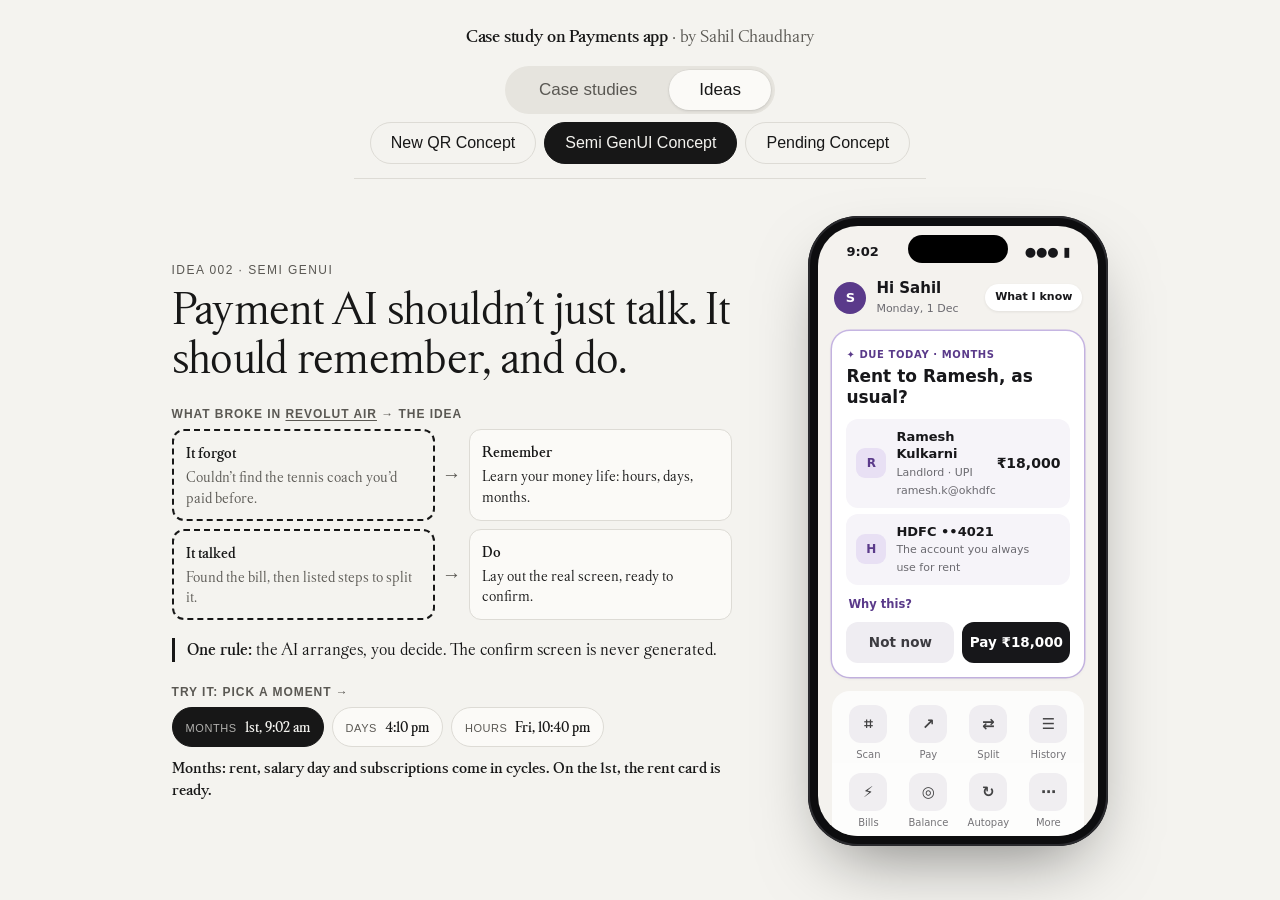
<file: idea-002.html>
<!doctype html>
<html lang="en"><head><meta charset="utf-8">
<meta name="viewport" content="width=device-width,initial-scale=1">
<title>Idea 002 · Semi GenUI</title>
<link rel="stylesheet" href="style.css?v=23">
</head><body>
<header class="top"><a class="mark" href="index.html">Case study on Payments app<span> · by Sahil Chaudhary</span></a></header>
<nav class="tabs" aria-label="Sections"><div class="seg" role="tablist"><a role="tab" data-g="cases" href="index.html" aria-selected="false">Case studies</a><a role="tab" data-g="ideas" href="idea-001.html" aria-selected="true">Ideas</a></div>
<div class="pills" data-g="cases" hidden><a class="pill" href="index.html">Overview</a><a class="pill" href="apple-pay.html"><svg class="lg ap-pill" width="46" height="46" viewBox="0 0 24 24" fill="currentColor" role="img" aria-label="Apple Pay"><path d="M2.15 4.318a42.16 42.16 0 0 0-.454.003c-.15.005-.303.013-.452.04a1.44 1.44 0 0 0-1.06.772c-.07.138-.114.278-.14.43-.028.148-.037.3-.04.45A10.2 10.2 0 0 0 0 6.222v11.557c0 .07.002.138.003.207.004.15.013.303.04.452.027.15.072.291.142.429a1.436 1.436 0 0 0 .63.63c.138.07.278.115.43.142.148.027.3.036.45.04l.208.003h20.194l.207-.003c.15-.004.303-.013.452-.04.15-.027.291-.071.428-.141a1.432 1.432 0 0 0 .631-.631c.07-.138.115-.278.141-.43.027-.148.036-.3.04-.45.002-.07.003-.138.003-.208l.001-.246V6.221c0-.07-.002-.138-.004-.207a2.995 2.995 0 0 0-.04-.452 1.446 1.446 0 0 0-1.2-1.201 3.022 3.022 0 0 0-.452-.04 10.448 10.448 0 0 0-.453-.003zm0 .512h19.942c.066 0 .131.002.197.003.115.004.25.01.375.032.109.02.2.05.287.094a.927.927 0 0 1 .407.407.997.997 0 0 1 .094.288c.022.123.028.258.031.374.002.065.003.13.003.197v11.552c0 .065 0 .13-.003.196-.003.115-.009.25-.032.375a.927.927 0 0 1-.5.693 1.002 1.002 0 0 1-.286.094 2.598 2.598 0 0 1-.373.032l-.2.003H1.906c-.066 0-.133-.002-.196-.003a2.61 2.61 0 0 1-.375-.032c-.109-.02-.2-.05-.288-.094a.918.918 0 0 1-.406-.407 1.006 1.006 0 0 1-.094-.288 2.531 2.531 0 0 1-.032-.373 9.588 9.588 0 0 1-.002-.197V6.224c0-.065 0-.131.002-.197.004-.114.01-.248.032-.375.02-.108.05-.199.094-.287a.925.925 0 0 1 .407-.406 1.03 1.03 0 0 1 .287-.094c.125-.022.26-.029.375-.032.065-.002.131-.002.196-.003zm4.71 3.7c-.3.016-.668.199-.88.456-.191.22-.36.58-.316.918.338.03.675-.169.888-.418.205-.258.345-.603.308-.955zm2.207.42v5.493h.852v-1.877h1.18c1.078 0 1.835-.739 1.835-1.812 0-1.07-.742-1.805-1.808-1.805zm.852.719h.982c.739 0 1.161.396 1.161 1.089 0 .692-.422 1.092-1.164 1.092h-.979zm-3.154.3c-.45.01-.83.28-1.05.28-.235 0-.593-.264-.981-.257a1.446 1.446 0 0 0-1.23.747c-.527.908-.139 2.255.374 2.995.249.366.549.769.944.754.373-.014.52-.242.973-.242.454 0 .586.242.98.235.41-.007.667-.366.915-.733.286-.417.403-.82.41-.841-.007-.008-.79-.308-.797-1.209-.008-.754.615-1.113.644-1.135-.352-.52-.9-.578-1.09-.593a1.123 1.123 0 0 0-.092-.002zm8.204.397c-.99 0-1.606.533-1.652 1.256h.777c.072-.358.369-.586.845-.586.502 0 .803.266.803.711v.309l-1.097.064c-.951.054-1.488.484-1.488 1.184 0 .72.548 1.207 1.332 1.207.526 0 1.032-.281 1.264-.727h.019v.659h.788v-2.76c0-.803-.62-1.317-1.591-1.317zm1.94.072l1.446 4.009c0 .003-.073.24-.073.247-.125.41-.33.571-.711.571-.069 0-.206 0-.267-.015v.666c.06.011.267.019.335.019.83 0 1.226-.312 1.568-1.283l1.5-4.214h-.868l-1.012 3.259h-.015l-1.013-3.26zm-1.167 2.189v.316c0 .521-.45.917-1.024.917-.442 0-.731-.228-.731-.579 0-.342.278-.56.769-.593z"/></svg><span class=sr>Apple Pay</span></a><a class="pill" href="wise.html"><svg class="lg" width="16" height="16" viewBox="0 0 24 24" fill="currentColor" role="img" aria-label="Wise"><path d="M6.488 7.469 0 15.05h11.585l1.301-3.576H7.922l3.033-3.507.01-.092L8.993 4.48h8.873l-6.878 18.925h4.706L24 .595H2.543l3.945 6.874Z"/></svg>Wise</a><a class="pill" href="revolut-air.html"><svg class="lg" width="16" height="16" viewBox="0 0 24 24" fill="currentColor" role="img" aria-label="Revolut"><path d="M20.9133 6.9566C20.9133 3.1208 17.7898 0 13.9503 0H2.424v3.8605h10.9782c1.7376 0 3.177 1.3651 3.2087 3.043.016.84-.2994 1.633-.8878 2.2324-.5886.5998-1.375.9303-2.2144.9303H9.2322a.2756.2756 0 0 0-.2755.2752v3.431c0 .0585.018.1142.052.1612L16.2646 24h5.3114l-7.2727-10.094c3.6625-.1838 6.61-3.2612 6.61-6.9494zM6.8943 5.9229H2.424V24h4.4704z"/></svg>Revolut AIR</a><a class="pill" href="monzo.html"><svg class="lg" width="16" height="16" viewBox="0 0 24 24" fill="currentColor" role="img" aria-label="Monzo"><path d="M4.244 1.174a.443.443 0 00-.271.13l-3.97 3.97-.001.001c3.884 3.882 8.093 8.092 11.748 11.748v-8.57L4.602 1.305a.443.443 0 00-.358-.131zm15.483 0a.443.443 0 00-.329.13L12.25 8.456v8.568L24 5.275c-1.316-1.322-2.647-2.648-3.97-3.97a.443.443 0 00-.301-.131zM0 5.979l.002 10.955c0 .294.118.577.326.785l4.973 4.976c.28.282.76.083.758-.314V12.037zm23.998.003l-6.06 6.061v10.338c-.004.399.48.6.76.314l4.974-4.976c.208-.208.326-.49.326-.785z"/></svg>Monzo</a><a class="pill" href="phonepe.html"><svg class="lg" width="16" height="16" viewBox="0 0 24 24" fill="currentColor" role="img" aria-label="PhonePe"><path d="M10.206 9.941h2.949v4.692c-.402.201-.938.268-1.34.268-1.072 0-1.609-.536-1.609-1.743V9.941zm13.47 4.816c-1.523 6.449-7.985 10.442-14.433 8.919C2.794 22.154-1.199 15.691.324 9.243 1.847 2.794 8.309-1.199 14.757.324c6.449 1.523 10.442 7.985 8.919 14.433zm-6.231-5.888a.887.887 0 0 0-.871-.871h-1.609l-3.686-4.222c-.335-.402-.871-.536-1.407-.402l-1.274.401c-.201.067-.268.335-.134.469l4.021 3.82H6.386c-.201 0-.335.134-.335.335v.67c0 .469.402.871.871.871h.938v3.217c0 2.413 1.273 3.82 3.418 3.82.67 0 1.206-.067 1.877-.335v2.145c0 .603.469 1.072 1.072 1.072h.938a.432.432 0 0 0 .402-.402V9.874h1.542c.201 0 .335-.134.335-.335v-.67z"/></svg>PhonePe</a><a class="pill" href="mpesa.html"><svg class="lg" width="16" height="16" viewBox="0 0 24 24" fill="currentColor" role="img" aria-label="Feature phone"><path fill-rule="evenodd" d="M7 1h10a2 2 0 0 1 2 2v18a2 2 0 0 1-2 2H7a2 2 0 0 1-2-2V3a2 2 0 0 1 2-2zm1 3v8h8V4H8zm1 11h2v2H9v-2zm4 0h2v2h-2v-2zm-4 3h2v2H9v-2zm4 0h2v2h-2v-2z"/></svg>M-Pesa</a><a class="pill" href="findings.html">All findings</a></div><div class="pills" data-g="ideas"><a class="pill" href="idea-001.html">New QR Concept</a><a class="pill" href="idea-002.html" aria-current=page>Semi GenUI Concept</a><a class="pill" href="idea-003.html">Pending Concept</a></div></nav>

<main>
<style>
.g2 { display: grid; grid-template-columns: minmax(0, 560px) auto; justify-content: center; gap: clamp(32px, 6vw, 96px);
  align-items: center; padding: 8px 0 24px; text-align: left; }
.g2-story h1 { font: 400 clamp(30px, 3.6vw, 46px)/1.08 var(--sans); letter-spacing: -.015em; margin: 8px 0 0; }
.g2-story .kicker { margin: 0; text-align: left; }
.g2-lbl { font: 700 12px var(--mono); letter-spacing: .08em; text-transform: uppercase; color: var(--ink-2); margin: clamp(12px, 2.6vh, 28px) 0 8px; }
.g2-map { display: grid; grid-template-columns: 1fr 22px 1fr; gap: 8px 6px; align-items: stretch; }
.g2-map .p, .g2-map .a { border-radius: 12px; padding: clamp(7px, 1.2vh, 10px) 12px; font: 400 clamp(13px, 1.8vh, 15px)/1.38 var(--sans); }
.g2-map .p { border: 2px dashed var(--stamp); color: var(--ink-2); }
.g2-map .a { background: var(--card); border: 1px solid var(--rule); }
.g2-map b { display: block; font: 700 15px var(--sans); color: var(--ink); margin-bottom: 2px; }
.g2-map .p b { color: var(--stamp); }
.g2-map i { align-self: center; text-align: center; font-style: normal; color: var(--ink-2); }
.g2-note { font: 400 13px var(--mono); color: var(--ink-2); margin: 8px 0 0; }
.g2-rule { font: 400 clamp(14px, 2vh, 17px)/1.4 var(--sans); margin: clamp(10px, 2vh, 18px) 0 0; padding-left: 12px; border-left: 3px solid var(--stamp); }
.g2-lbl a { color: inherit; }
body:has(.g2) .top { padding-top: clamp(10px, 2.4vh, 28px); }
body:has(.g2) .tabs { padding-bottom: clamp(6px, 1.6vh, 28px); gap: 8px; }
.g2-moments { display: flex; flex-wrap: wrap; gap: 8px; margin: 0 0 10px; }
.g2-moments button { font: 600 14px var(--sans); padding: 8px 13px; border-radius: 99px; border: 1px solid var(--rule); background: var(--card);
  color: var(--ink); cursor: pointer; display: inline-flex; gap: 8px; align-items: baseline; }
.g2-moments button small { font: 500 11px var(--mono); color: var(--ink-2); text-transform: uppercase; letter-spacing: .05em; }
.g2-moments button[aria-pressed=true] { background: var(--ink); color: var(--paper); border-color: var(--ink); }
.g2-moments button[aria-pressed=true] small { color: var(--paper); opacity: .7; }
.g2-story .g2-cap { font: 700 clamp(14px, 2vh, 16px)/1.35 var(--sans); color: var(--stamp); margin: 0; min-height: 2.7em; }
.g2-r { opacity: 0; transform: translateY(10px); animation: g2in .6s cubic-bezier(.2,.7,.2,1) forwards; }
.g2-r1 { animation-delay: .1s; } .g2-r2 { animation-delay: .7s; } .g2-r3 { animation-delay: 1.4s; } .g2-r4 { animation-delay: 2s; }
@keyframes g2in { to { opacity: 1; transform: none; } }
@media (prefers-reduced-motion: reduce) { .g2-r { animation: none; opacity: 1; transform: none; } }
.g2-pw { display: flex; align-items: center; justify-content: center; }
.g2-box { flex: none; }
@media (min-width: 861px) {
  body:has(.g2) { height: 100vh; height: 100dvh; display: flex; flex-direction: column; overflow: hidden; }
  body:has(.g2) > footer { display: none; }
  body:has(.g2) > main { flex: 1; min-height: 0; width: 100%; padding-bottom: 0; display: flex; max-width: 1180px; box-sizing: border-box; }
  .g2 { flex: 1; min-height: 0; } .g2-pw { height: 100%; min-height: 0; }
}
@media (max-width: 860px) { .g2 { grid-template-columns: 1fr; } .g2-map { grid-template-columns: 1fr; } .g2-map i { transform: rotate(90deg); } }

/* ---------- phone (neutral concept app, not any real brand) ---------- */
.g2-phone { width: 300px; height: 630px; border-radius: 50px; padding: 10px; background: #0d0d0f; transform-origin: top left;
  box-shadow: 0 0 0 2px #2a2a2e inset, 0 30px 70px -25px rgba(0,0,0,.5); }
.g2-scr { position: relative; width: 100%; height: 100%; border-radius: 40px; overflow: hidden; background: #f4f2ee; color: #17171a;
  font: 400 13px/1.35 -apple-system, system-ui, "Segoe UI", Roboto, sans-serif; }
.g2-scr * { box-sizing: border-box; }
.g2-scr :where(button) { all: unset; cursor: pointer; box-sizing: border-box; }
.g2-sb { height: 44px; display: flex; justify-content: space-between; align-items: center; padding: 6px 28px 0; font: 600 13px -apple-system, system-ui; position: relative; }
.g2-sb::after { content: ""; position: absolute; left: 50%; top: 9px; width: 100px; height: 28px; margin-left: -50px; background: #000; border-radius: 20px; }
.g2-v { position: absolute; inset: 44px 0 0; display: flex; flex-direction: column; padding: 4px 14px 16px; transition: opacity .25s, transform .3s; }
.g2-v[hidden] { display: flex; opacity: 0; pointer-events: none; transform: translateY(14px); }
.g2-hd { display: flex; align-items: center; gap: 10px; margin: 4px 2px 14px; }
.g2-hd .av { width: 32px; height: 32px; border-radius: 50%; background: #5a3a8a; color: #fff; display: grid; place-items: center; font-weight: 700; }
.g2-hd .hi { flex: 1; } .g2-hd .hi b { display: block; font-size: 15px; } .g2-hd .hi span { font-size: 11px; color: #6b6a70; }
.g2-mem-b { font-size: 11px; font-weight: 600; padding: 6px 10px; border-radius: 99px; background: #fff; box-shadow: 0 1px 3px rgba(0,0,0,.08); }
.g2-ai { position: relative; background: #fff; border-radius: 18px; padding: 14px; box-shadow: 0 1px 4px rgba(0,0,0,.07), 0 0 0 1.5px #c9b8e6;
  transition: opacity .3s, transform .35s cubic-bezier(.2,.7,.2,1); }
.g2-ai.swap { opacity: 0; transform: translateY(8px) scale(.98); }
.g2-ai .tag { font: 600 10px -apple-system, system-ui; letter-spacing: .06em; text-transform: uppercase; color: #5a3a8a; }
.g2-ai h4 { margin: 4px 0 12px; font-size: 17px; line-height: 1.2; }
.g2-part { display: flex; align-items: center; gap: 10px; padding: 9px 10px; border-radius: 12px; background: #f6f4f9; margin-bottom: 6px; }
.g2-part .ic { width: 30px; height: 30px; border-radius: 9px; background: #e8e0f4; color: #5a3a8a; display: grid; place-items: center; font-weight: 700; font-size: 12px; flex: none; }
.g2-part .t { flex: 1; min-width: 0; } .g2-part .t b { display: block; font-size: 13px; } .g2-part .t span { font-size: 11px; color: #6b6a70; }
.g2-part .amt { font-weight: 700; font-size: 14px; }
.g2-people { display: flex; gap: 6px; margin: 2px 0 8px; }
.g2-people span { flex: 1; text-align: center; font-size: 11px; padding: 7px 4px; border-radius: 10px; background: #f6f4f9; }
.g2-people span b { display: block; font-size: 13px; }
.g2-why { font-size: 11.5px; color: #5a3a8a; font-weight: 600; margin: 6px 2px 10px; display: inline-block; }
.g2-whyt { font-size: 12px; line-height: 1.4; color: #3c3b40; background: #f1ecf8; border-radius: 10px; padding: 8px 10px; margin: -4px 0 10px; display: none; }
.g2-ai.open .g2-whyt { display: block; }
.g2-acts { display: flex; gap: 8px; }
.g2-acts button { flex: 1; text-align: center; padding: 11px 0; border-radius: 12px; font-weight: 700; font-size: 13.5px; }
.g2-go { background: #17171a; color: #fff; } .g2-no { background: #efedf2; color: #3c3b40; }
.g2-empty { text-align: center; color: #6b6a70; font-size: 12.5px; padding: 18px 10px; }
.g2-rest { margin-top: 14px; display: grid; grid-template-columns: repeat(4, 1fr); gap: 12px 4px; padding: 14px 8px; background: #fff; border-radius: 18px; opacity: .8; }
.g2-rest div { display: flex; flex-direction: column; align-items: center; gap: 5px; font-size: 10px; color: #55545a; }
.g2-rest b { width: 38px; height: 38px; border-radius: 12px; background: #efedf2; display: grid; place-items: center; font-size: 15px; color: #17171a; }
.g2-small { font-size: 10.5px; color: #8a8990; text-align: center; margin-top: auto; }
/* fixed confirm: deliberately plain and identical every time */
.g2-cf h4 { font-size: 13px; text-transform: uppercase; letter-spacing: .06em; color: #6b6a70; margin: 10px 2px 14px; }
.g2-fixed { font: 600 10px -apple-system, system-ui; color: #1d5a42; background: #e1ece5; border-radius: 99px; padding: 4px 9px; align-self: flex-start; margin: 0 0 10px 2px; }
.g2-row { display: flex; justify-content: space-between; padding: 13px 4px; border-bottom: 1px solid #e3e0e8; font-size: 13.5px; }
.g2-row span { color: #6b6a70; } .g2-row b { text-align: right; }
.g2-big { font-size: 34px; font-weight: 800; text-align: center; margin: 18px 0 4px; letter-spacing: -.02em; }
.g2-hold { margin-top: auto; position: relative; overflow: hidden; text-align: center; padding: 15px 0; border-radius: 14px; background: #17171a; color: #fff; font-weight: 700; user-select: none; -webkit-user-select: none; }
.g2-hold i { position: absolute; inset: 0; width: 0; background: #1d5a42; }
.g2-hold.go i { width: 100%; transition: width .9s linear; }
.g2-hold span { position: relative; }
.g2-back { text-align: center; font-size: 12px; color: #6b6a70; margin-top: 10px; display: block; }
.g2-ok { align-items: center; justify-content: center; text-align: center; gap: 8px; }
.g2-ok .tick { width: 64px; height: 64px; border-radius: 50%; background: #1d5a42; color: #fff; display: grid; place-items: center; font-size: 30px; }
.g2-ok b { font-size: 18px; } .g2-ok span { color: #6b6a70; font-size: 12.5px; max-width: 220px; }
.g2-ml h4 { font-size: 18px; margin: 6px 2px 2px; } .g2-ml p { margin: 0 2px 12px; color: #6b6a70; font-size: 12px; }
.g2-mi { display: flex; align-items: center; gap: 10px; background: #fff; border-radius: 14px; padding: 10px 12px; margin-bottom: 8px; }
.g2-mi .t { flex: 1; } .g2-mi .t b { display: block; font-size: 13px; } .g2-mi .t span { font-size: 11px; color: #6b6a70; }
.g2-mi .ly { font: 600 9.5px -apple-system, system-ui; text-transform: uppercase; letter-spacing: .05em; color: #5a3a8a; }
.g2-mi button { width: 26px; height: 26px; border-radius: 50%; background: #efedf2; display: grid; place-items: center; font-size: 12px; }
.g2-mi.gone { opacity: .35; } .g2-mi.gone .t b { text-decoration: line-through; }
</style>

<div class="g2">
  <div class="g2-story">
    <p class="kicker g2-r g2-r0">Idea 002 · Semi GenUI</p>
    <h1 class="g2-r g2-r1">Payment AI shouldn’t just talk. It should remember, and do.</h1>
    <div class="g2-r g2-r2">
      <p class="g2-lbl">What broke in <a href="revolut-air.html">Revolut AIR</a> → the idea</p>
      <div class="g2-map">
        <div class="p"><b>It forgot</b>Couldn’t find the tennis coach you’d paid before.</div><i>→</i>
        <div class="a"><b>Remember</b>Learn your money life: hours, days, months.</div>
        <div class="p"><b>It talked</b>Found the bill, then listed steps to split it.</div><i>→</i>
        <div class="a"><b>Do</b>Lay out the real screen, ready to confirm.</div>
      </div>
    </div>
    <div class="g2-r g2-r3">
      <p class="g2-rule"><b>One rule:</b> the AI arranges, you decide. The confirm screen is never generated.</p>
    </div>
    <div class="g2-r g2-r4">
      <p class="g2-lbl">Try it: pick a moment →</p>
      <div class="g2-moments" id="g2moments"></div>
      <p class="g2-cap" id="g2cap"></p>
    </div>
  </div>
  <div class="g2-pw" id="g2pw">
<div class="g2-box" id="g2box"><div class="g2-phone" id="g2phone"><div class="g2-scr">
  <div class="g2-sb"><span id="g2clock">9:02</span><span>●●● ▮</span></div>

  <div class="g2-v" data-v="home">
    <div class="g2-hd"><span class="av">S</span><span class="hi"><b>Hi Sahil</b><span id="g2when">Monday, 1 Dec</span></span>
      <button class="g2-mem-b" data-go="mem">What I know</button></div>
    <div class="g2-ai" id="g2card"></div>
    <div class="g2-rest"><div><b>⌗</b>Scan</div><div><b>↗</b>Pay</div><div><b>⇄</b>Split</div><div><b>☰</b>History</div>
      <div><b>⚡</b>Bills</div><div><b>◎</b>Balance</div><div><b>↻</b>Autopay</div><div><b>⋯</b>More</div></div>
    <p class="g2-small">Rest of the app stays where it always was.</p>
  </div>

  <div class="g2-v g2-cf" data-v="confirm" hidden>
    <h4 id="g2cft">Confirm payment</h4>
    <span class="g2-fixed">Fixed screen · never generated</span>
    <div class="g2-big" id="g2amt">₹0</div>
    <div class="g2-row"><span id="g2tol">To</span><b id="g2to">—</b></div>
    <div class="g2-row"><span>From</span><b id="g2from">—</b></div>
    <div class="g2-row"><span>Note</span><b id="g2note">—</b></div>
    <button class="g2-hold" id="g2hold"><i></i><span id="g2holdt">Hold to pay</span></button>
    <button class="g2-back" data-go="home">Cancel</button>
  </div>

  <div class="g2-v g2-ok" data-v="ok" hidden>
    <div class="tick">✓</div><b id="g2okt">Paid</b><span id="g2oks">Remembered for next time.</span>
    <button class="g2-back" data-go="home">Back home</button>
  </div>

  <div class="g2-v g2-ml" data-v="mem" hidden>
    <h4>What I know</h4><p>Learnt on this phone. Remove anything and I stop suggesting it.</p>
    <div id="g2mem"></div>
    <button class="g2-back" data-go="home">Done</button>
  </div>
</div></div></div>
</div>
</div>

<script>
(() => {
  const $ = id => document.getElementById(id);
  // Invented people and amounts. Each moment = one time layer.
  const M = [
    { id: "rent", layer: "Months", label: "1st, 9:02 am", clock: "9:02", when: "Monday, 1 Dec",
      tag: "Due today", title: "Rent to Ramesh, as usual?", parts: [
        ["R", "Ramesh Kulkarni", "Landlord · UPI ramesh.k@okhdfc", "₹18,000"],
        ["H", "HDFC ••4021", "The account you always use for rent", ""]],
      why: "You paid Ramesh ₹18,000 on the 1st for the last 4 months, from HDFC ••4021.",
      go: "Pay ₹18,000", cf: { t: "Confirm payment", amt: "₹18,000", tol: "To", to: "Ramesh Kulkarni", from: "HDFC ••4021", note: "Rent · Dec", hold: "Hold to pay" },
      ok: ["Paid ₹18,000", "Next month I’ll ask again on the 1st."],
      cap: "Months: rent, salary day and subscriptions come in cycles. On the 1st, the rent card is ready." },
    { id: "chai", layer: "Days", label: "4:10 pm", clock: "16:10", when: "Wednesday, 3 Dec",
      tag: "Your 4 pm habit", title: "Chai at Ramesh Tea Stall?", parts: [
        ["T", "Ramesh Tea Stall", "UPI ramesh.tea@okaxis", "₹40"]],
      why: "You paid this stall ₹30–50 between 4 and 5 pm on 9 of the last 10 workdays. I only suggest after 3+ repeats.",
      go: "Pay ₹40", cf: { t: "Confirm payment", amt: "₹40", tol: "To", to: "Ramesh Tea Stall", from: "HDFC ••4021", note: "Chai", hold: "Hold to pay" },
      ok: ["Paid ₹40", "Same time tomorrow, I’ll have it ready."],
      cap: "Days: habits repeat. At 4 pm the stall you always pay is one tap away, without scanning." },
    { id: "split", layer: "Hours", label: "Fri, 10:40 pm", clock: "22:40", when: "Friday, 5 Dec",
      tag: "Just now", title: "Split Vaishali dinner?", parts: [
        ["V", "Vaishali, FC Road", "You paid at 10:31 pm", "₹2,400"]],
      people: [["Aman", "₹600"], ["Neha", "₹600"], ["Rohit", "₹600"]],
      why: "You just paid ₹2,400 here. You split with Aman, Neha and Rohit on the last 3 Fridays.",
      go: "Request ₹600 each", cf: { t: "Confirm requests", amt: "₹1,800", tol: "From", to: "Aman, Neha, Rohit", from: "To HDFC ••4021", note: "Vaishali dinner", hold: "Hold to send" },
      ok: ["3 requests sent", "AIR listed the steps. This one laid out the split."],
      cap: "Hours: what you’re doing right now. You just paid for dinner, so the split is already filled in." },
  ];
  let cur = M[0], removed = new Set();
  const show = v => document.querySelectorAll(".g2-v").forEach(x => x.hidden = x.dataset.v !== v);

  function card() {
    const c = $("g2card"); c.classList.add("swap");
    setTimeout(() => {
      if (removed.has(cur.id)) {
        c.innerHTML = `<div class="g2-empty">Nothing to suggest right now.<br>I’ll learn as you go.</div>`;
      } else {
        c.innerHTML = `<span class="tag">✦ ${cur.tag} · ${cur.layer}</span><h4>${cur.title}</h4>` +
          cur.parts.map(p => `<div class="g2-part"><span class="ic">${p[0]}</span><span class="t"><b>${p[1]}</b><span>${p[2]}</span></span><span class="amt">${p[3]}</span></div>`).join("") +
          (cur.people ? `<div class="g2-people">${cur.people.map(p => `<span><b>${p[0]}</b>${p[1]}</span>`).join("")}</div>` : "") +
          `<button class="g2-why" id="g2why">Why this?</button><div class="g2-whyt">${cur.why}</div>` +
          `<div class="g2-acts"><button class="g2-no" id="g2no">Not now</button><button class="g2-go" id="g2go">${cur.go}</button></div>`;
        $("g2why").onclick = () => c.classList.toggle("open");
        $("g2no").onclick = () => { removed.add(cur.id); mem(); card(); $("g2cap").textContent = "Dismissed. It steps back instead of insisting."; };
        $("g2go").onclick = () => {
          const f = cur.cf; $("g2cft").textContent = f.t; $("g2amt").textContent = f.amt; $("g2tol").textContent = f.tol;
          $("g2to").textContent = f.to; $("g2from").textContent = f.from; $("g2note").textContent = f.note; $("g2holdt").textContent = f.hold;
          show("confirm"); $("g2cap").textContent = "The one screen the AI never builds. Same layout for every payment, so you can trust it.";
        };
      }
      c.classList.remove("open", "swap");
    }, 180);
  }
  function mem() {
    $("g2mem").innerHTML = M.map(m => `<div class="g2-mi${removed.has(m.id) ? " gone" : ""}"><span class="t"><span class="ly">${m.layer}</span><b>${m.title.replace("?", "")}</b><span>${m.why.split(".")[0]}.</span></span><button data-rm="${m.id}" aria-label="Forget">${removed.has(m.id) ? "↺" : "✕"}</button></div>`).join("");
    $("g2mem").querySelectorAll("[data-rm]").forEach(b => b.onclick = () => {
      const k = b.dataset.rm; removed.has(k) ? removed.delete(k) : removed.add(k); mem(); card(); });
  }
  function pick(m) {
    cur = m; $("g2clock").textContent = m.clock; $("g2when").textContent = m.when;
    document.querySelectorAll("#g2moments button").forEach(b => b.setAttribute("aria-pressed", b.dataset.m === m.id));
    $("g2cap").textContent = m.cap; show("home"); card();
  }
  $("g2moments").innerHTML = M.map(m => `<button data-m="${m.id}" aria-pressed="false"><small>${m.layer}</small>${m.label}</button>`).join("");
  $("g2moments").querySelectorAll("button").forEach(b => b.onclick = () => pick(M.find(m => m.id === b.dataset.m)));
  document.querySelectorAll("[data-go]").forEach(b => b.onclick = () => {
    show(b.dataset.go);
    if (b.dataset.go === "mem") $("g2cap").textContent = "Memory you can see and edit. Remove something and its card disappears.";
    if (b.dataset.go === "home") $("g2cap").textContent = cur.cap;
  });
  // hold to confirm
  const h = $("g2hold"); let t = null;
  const start = e => { e.preventDefault(); h.classList.add("go"); t = setTimeout(() => {
    h.classList.remove("go"); $("g2okt").textContent = cur.ok[0]; $("g2oks").textContent = cur.ok[1]; show("ok");
    $("g2cap").textContent = "Done. Nothing moved without your hold on the fixed screen."; }, 900); };
  const stop = () => { clearTimeout(t); h.classList.remove("go"); };
  h.addEventListener("pointerdown", start); ["pointerup", "pointerleave", "pointercancel"].forEach(ev => h.addEventListener(ev, stop));
  // scale phone to fit the available height
  const ph = $("g2phone"), box = $("g2box"), pw = $("g2pw");
  function fit() {
    const wide = matchMedia("(min-width: 861px)").matches;
    const g = document.querySelector("main"); const s = wide ? Math.min(1, Math.max(.5, (g.clientHeight - 24) / 630)) : 1;
    ph.style.transform = `scale(${s})`; box.style.width = 300 * s + "px"; box.style.height = 630 * s + "px";
  }
  addEventListener("resize", fit); fit();
  mem(); pick(M[0]);
})();
</script>
</main>
<script>(()=>{
const m=document.querySelector('main[data-rv]'); if(!m) return;
/* progressive disclosure: evidence + our notes fold under each step */
m.querySelectorAll('.step').forEach(st=>{
  const items=[...st.querySelectorAll(':scope .ev, :scope .txt p')].filter(e=>e.classList.contains('ev')||e.querySelector('.our'));
  if(items.length){const d=document.createElement('details');d.className='why';
    d.innerHTML='<summary><span>Evidence &amp; notes</span></summary><div class="why-b"></div>';
    items.forEach(e=>d.lastElementChild.appendChild(e)); st.appendChild(d);}
  const pairs=[...st.querySelectorAll(':scope > .pair, :scope > .pair-h')];
  const cut=pairs.filter(e=>e.classList.contains('pair'))[2];
  if(cut){const rest=pairs.slice(pairs.indexOf(cut)-(cut.previousElementSibling?.classList.contains('pair-h')?1:0));
    const n=rest.filter(e=>e.classList.contains('pair')).length; const b=document.createElement('button');
    b.className='more-btn'; b.textContent='Show '+n+' more comparisons'; rest[0].before(b);
    rest.forEach(e=>e.hidden=true); b.onclick=()=>{rest.forEach(e=>{e.hidden=false;e.classList.add('in');}); b.remove();};}
});
/* sticky step rail with scrollspy */
const j=m.querySelector('.journey'); if(j){const h=m.querySelector('.head'); h.after(j); j.classList.add('rail');
  const links=[...j.querySelectorAll('a')]; const map=new Map(links.map(a=>[a.getAttribute('href').slice(1),a]));
  const spy=new IntersectionObserver(es=>es.forEach(e=>{if(e.isIntersecting){links.forEach(a=>a.removeAttribute('aria-current'));
    const a=map.get(e.target.id); if(a){a.setAttribute('aria-current','true'); j.scrollTo({left:a.offsetLeft-(j.clientWidth-a.offsetWidth)/2,behavior:'smooth'});}}}),{rootMargin:'-45% 0px -50% 0px'});
  m.querySelectorAll('.step').forEach(s=>spy.observe(s));}
})();</script>
<script>(()=>{
const m=document.querySelector('main[data-rv]'); if(!m || location.search.includes('static')) return;
if(matchMedia('(prefers-reduced-motion: reduce)').matches) return;
const sel='.head>*, .step-h, .txt>p, .shot, .half, .pinnotes li, .ev, .chart, .card, .pat, .box, .sources, .star, .gaps, .approach>.sub, .prose>*';
const els=[...m.querySelectorAll(sel)];
els.forEach(e=>e.classList.add('rv'));
const io=new IntersectionObserver(es=>{es.forEach(en=>{if(!en.isIntersecting) return;
  const sib=[...en.target.parentElement.children].filter(x=>x.classList.contains('rv'));
  en.target.style.transitionDelay=Math.min(sib.indexOf(en.target),6)*70+'ms';
  en.target.classList.add('in'); io.unobserve(en.target);});},{rootMargin:'0px 0px -8% 0px',threshold:.08});
els.forEach(e=>io.observe(e));
/* pin <-> note: hover a note to light its pin, and back */
document.querySelectorAll('.step').forEach(st=>{
  const pins=[...st.querySelectorAll('.pin')], notes=[...st.querySelectorAll('.pinnotes li')];
  const key=el=>(el.querySelector?.('.num')||el).textContent.trim();
  const on=(k,v)=>{pins.concat(notes).forEach(x=>{if(key(x)===k) x.classList.toggle('hot',v);});};
  pins.concat(notes).forEach(x=>{x.addEventListener('mouseenter',()=>on(key(x),true));x.addEventListener('mouseleave',()=>on(key(x),false));});
});})();</script>
<footer>Built from <code>FINDINGS.md</code> and <code>notes/</code> by <code>build.py</code>. Every claim links to its source; grades say how strong it is.</footer>
</body></html>
</file>
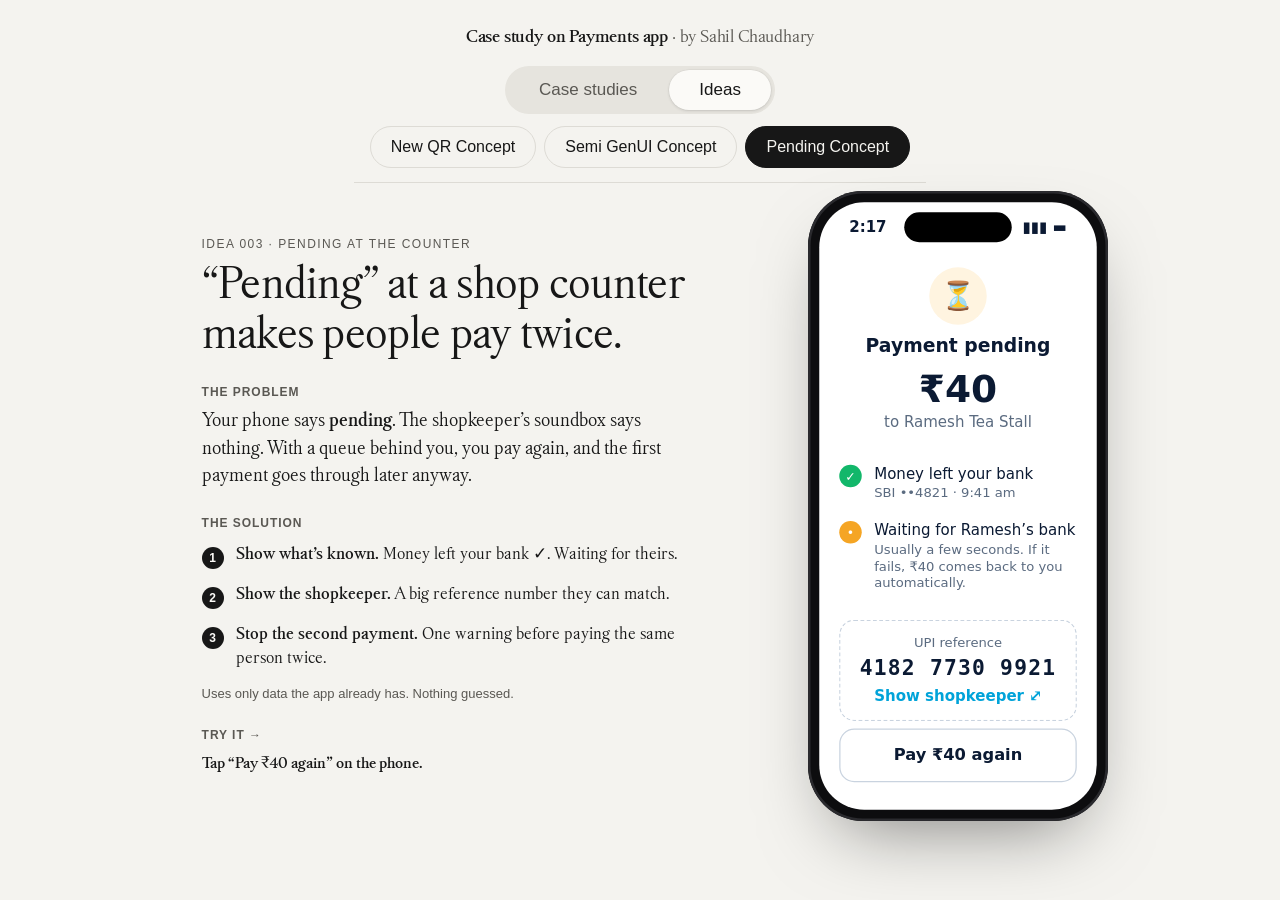
<file: idea-003.html>
<!doctype html>
<html lang="en"><head><meta charset="utf-8">
<meta name="viewport" content="width=device-width,initial-scale=1">
<title>Idea 003 · Pending at the counter</title>
<link rel="stylesheet" href="style.css?v=23">
</head><body>
<header class="top"><a class="mark" href="index.html">Case study on Payments app<span> · by Sahil Chaudhary</span></a></header>
<nav class="tabs" aria-label="Sections"><div class="seg" role="tablist"><a role="tab" data-g="cases" href="index.html" aria-selected="false">Case studies</a><a role="tab" data-g="ideas" href="idea-001.html" aria-selected="true">Ideas</a></div>
<div class="pills" data-g="cases" hidden><a class="pill" href="index.html">Overview</a><a class="pill" href="apple-pay.html"><svg class="lg ap-pill" width="46" height="46" viewBox="0 0 24 24" fill="currentColor" role="img" aria-label="Apple Pay"><path d="M2.15 4.318a42.16 42.16 0 0 0-.454.003c-.15.005-.303.013-.452.04a1.44 1.44 0 0 0-1.06.772c-.07.138-.114.278-.14.43-.028.148-.037.3-.04.45A10.2 10.2 0 0 0 0 6.222v11.557c0 .07.002.138.003.207.004.15.013.303.04.452.027.15.072.291.142.429a1.436 1.436 0 0 0 .63.63c.138.07.278.115.43.142.148.027.3.036.45.04l.208.003h20.194l.207-.003c.15-.004.303-.013.452-.04.15-.027.291-.071.428-.141a1.432 1.432 0 0 0 .631-.631c.07-.138.115-.278.141-.43.027-.148.036-.3.04-.45.002-.07.003-.138.003-.208l.001-.246V6.221c0-.07-.002-.138-.004-.207a2.995 2.995 0 0 0-.04-.452 1.446 1.446 0 0 0-1.2-1.201 3.022 3.022 0 0 0-.452-.04 10.448 10.448 0 0 0-.453-.003zm0 .512h19.942c.066 0 .131.002.197.003.115.004.25.01.375.032.109.02.2.05.287.094a.927.927 0 0 1 .407.407.997.997 0 0 1 .094.288c.022.123.028.258.031.374.002.065.003.13.003.197v11.552c0 .065 0 .13-.003.196-.003.115-.009.25-.032.375a.927.927 0 0 1-.5.693 1.002 1.002 0 0 1-.286.094 2.598 2.598 0 0 1-.373.032l-.2.003H1.906c-.066 0-.133-.002-.196-.003a2.61 2.61 0 0 1-.375-.032c-.109-.02-.2-.05-.288-.094a.918.918 0 0 1-.406-.407 1.006 1.006 0 0 1-.094-.288 2.531 2.531 0 0 1-.032-.373 9.588 9.588 0 0 1-.002-.197V6.224c0-.065 0-.131.002-.197.004-.114.01-.248.032-.375.02-.108.05-.199.094-.287a.925.925 0 0 1 .407-.406 1.03 1.03 0 0 1 .287-.094c.125-.022.26-.029.375-.032.065-.002.131-.002.196-.003zm4.71 3.7c-.3.016-.668.199-.88.456-.191.22-.36.58-.316.918.338.03.675-.169.888-.418.205-.258.345-.603.308-.955zm2.207.42v5.493h.852v-1.877h1.18c1.078 0 1.835-.739 1.835-1.812 0-1.07-.742-1.805-1.808-1.805zm.852.719h.982c.739 0 1.161.396 1.161 1.089 0 .692-.422 1.092-1.164 1.092h-.979zm-3.154.3c-.45.01-.83.28-1.05.28-.235 0-.593-.264-.981-.257a1.446 1.446 0 0 0-1.23.747c-.527.908-.139 2.255.374 2.995.249.366.549.769.944.754.373-.014.52-.242.973-.242.454 0 .586.242.98.235.41-.007.667-.366.915-.733.286-.417.403-.82.41-.841-.007-.008-.79-.308-.797-1.209-.008-.754.615-1.113.644-1.135-.352-.52-.9-.578-1.09-.593a1.123 1.123 0 0 0-.092-.002zm8.204.397c-.99 0-1.606.533-1.652 1.256h.777c.072-.358.369-.586.845-.586.502 0 .803.266.803.711v.309l-1.097.064c-.951.054-1.488.484-1.488 1.184 0 .72.548 1.207 1.332 1.207.526 0 1.032-.281 1.264-.727h.019v.659h.788v-2.76c0-.803-.62-1.317-1.591-1.317zm1.94.072l1.446 4.009c0 .003-.073.24-.073.247-.125.41-.33.571-.711.571-.069 0-.206 0-.267-.015v.666c.06.011.267.019.335.019.83 0 1.226-.312 1.568-1.283l1.5-4.214h-.868l-1.012 3.259h-.015l-1.013-3.26zm-1.167 2.189v.316c0 .521-.45.917-1.024.917-.442 0-.731-.228-.731-.579 0-.342.278-.56.769-.593z"/></svg><span class=sr>Apple Pay</span></a><a class="pill" href="wise.html"><svg class="lg" width="16" height="16" viewBox="0 0 24 24" fill="currentColor" role="img" aria-label="Wise"><path d="M6.488 7.469 0 15.05h11.585l1.301-3.576H7.922l3.033-3.507.01-.092L8.993 4.48h8.873l-6.878 18.925h4.706L24 .595H2.543l3.945 6.874Z"/></svg>Wise</a><a class="pill" href="revolut-air.html"><svg class="lg" width="16" height="16" viewBox="0 0 24 24" fill="currentColor" role="img" aria-label="Revolut"><path d="M20.9133 6.9566C20.9133 3.1208 17.7898 0 13.9503 0H2.424v3.8605h10.9782c1.7376 0 3.177 1.3651 3.2087 3.043.016.84-.2994 1.633-.8878 2.2324-.5886.5998-1.375.9303-2.2144.9303H9.2322a.2756.2756 0 0 0-.2755.2752v3.431c0 .0585.018.1142.052.1612L16.2646 24h5.3114l-7.2727-10.094c3.6625-.1838 6.61-3.2612 6.61-6.9494zM6.8943 5.9229H2.424V24h4.4704z"/></svg>Revolut AIR</a><a class="pill" href="monzo.html"><svg class="lg" width="16" height="16" viewBox="0 0 24 24" fill="currentColor" role="img" aria-label="Monzo"><path d="M4.244 1.174a.443.443 0 00-.271.13l-3.97 3.97-.001.001c3.884 3.882 8.093 8.092 11.748 11.748v-8.57L4.602 1.305a.443.443 0 00-.358-.131zm15.483 0a.443.443 0 00-.329.13L12.25 8.456v8.568L24 5.275c-1.316-1.322-2.647-2.648-3.97-3.97a.443.443 0 00-.301-.131zM0 5.979l.002 10.955c0 .294.118.577.326.785l4.973 4.976c.28.282.76.083.758-.314V12.037zm23.998.003l-6.06 6.061v10.338c-.004.399.48.6.76.314l4.974-4.976c.208-.208.326-.49.326-.785z"/></svg>Monzo</a><a class="pill" href="phonepe.html"><svg class="lg" width="16" height="16" viewBox="0 0 24 24" fill="currentColor" role="img" aria-label="PhonePe"><path d="M10.206 9.941h2.949v4.692c-.402.201-.938.268-1.34.268-1.072 0-1.609-.536-1.609-1.743V9.941zm13.47 4.816c-1.523 6.449-7.985 10.442-14.433 8.919C2.794 22.154-1.199 15.691.324 9.243 1.847 2.794 8.309-1.199 14.757.324c6.449 1.523 10.442 7.985 8.919 14.433zm-6.231-5.888a.887.887 0 0 0-.871-.871h-1.609l-3.686-4.222c-.335-.402-.871-.536-1.407-.402l-1.274.401c-.201.067-.268.335-.134.469l4.021 3.82H6.386c-.201 0-.335.134-.335.335v.67c0 .469.402.871.871.871h.938v3.217c0 2.413 1.273 3.82 3.418 3.82.67 0 1.206-.067 1.877-.335v2.145c0 .603.469 1.072 1.072 1.072h.938a.432.432 0 0 0 .402-.402V9.874h1.542c.201 0 .335-.134.335-.335v-.67z"/></svg>PhonePe</a><a class="pill" href="mpesa.html"><svg class="lg" width="16" height="16" viewBox="0 0 24 24" fill="currentColor" role="img" aria-label="Feature phone"><path fill-rule="evenodd" d="M7 1h10a2 2 0 0 1 2 2v18a2 2 0 0 1-2 2H7a2 2 0 0 1-2-2V3a2 2 0 0 1 2-2zm1 3v8h8V4H8zm1 11h2v2H9v-2zm4 0h2v2h-2v-2zm-4 3h2v2H9v-2zm4 0h2v2h-2v-2z"/></svg>M-Pesa</a><a class="pill" href="findings.html">All findings</a></div><div class="pills" data-g="ideas"><a class="pill" href="idea-001.html">New QR Concept</a><a class="pill" href="idea-002.html">Semi GenUI Concept</a><a class="pill" href="idea-003.html" aria-current=page>Pending Concept</a></div></nav>

<main>
<style>
.g3 { display: grid; grid-template-columns: minmax(0, 500px) auto; justify-content: center; gap: clamp(32px, 6vw, 88px); align-items: center; padding: 8px 0 24px; text-align: left; }
.g3 .kicker { margin: 0; text-align: left; }
.g3 h1 { font: 400 clamp(30px, 3.6vw, 46px)/1.08 var(--sans); letter-spacing: -.015em; margin: 8px 0 0; }
.g3-lbl { font: 700 12px var(--mono); letter-spacing: .08em; text-transform: uppercase; color: var(--ink-2); margin: clamp(14px, 3vh, 30px) 0 8px; }
.g3-p { font: 400 clamp(16px, 2.1vh, 19px)/1.45 var(--sans); margin: 0; }
.g3-sol { list-style: none; margin: 0; padding: 0; display: grid; gap: 8px; }
.g3-sol li { display: flex; gap: 12px; align-items: baseline; font: 400 clamp(15px, 2vh, 17px)/1.4 var(--sans); }
.g3-sol li span { flex: none; width: 22px; height: 22px; border-radius: 50%; background: var(--stamp); color: var(--card); font: 600 12px var(--mono); display: grid; place-items: center; transform: translateY(3px); }
.g3-note { font: 400 13px var(--mono); color: var(--ink-2); margin: 12px 0 0; }
.g3-try { font: 700 16px var(--sans); color: var(--stamp); margin: 0; }
.g3-r { opacity: 0; transform: translateY(8px); animation: g3in .55s cubic-bezier(.2,.7,.2,1) forwards; }
.g3-r1 { animation-delay: .1s; } .g3-r2 { animation-delay: .6s; } .g3-r3 { animation-delay: 1.2s; } .g3-r4 { animation-delay: 1.8s; }
@keyframes g3in { to { opacity: 1; transform: none; } }
@media (prefers-reduced-motion: reduce) { .g3-r { animation: none; opacity: 1; transform: none; } }
@media (max-width: 860px) { .g3 { grid-template-columns: 1fr; } }
@media (min-width: 861px) {
  body:has(.g3) { height: 100dvh; display: flex; flex-direction: column; overflow: hidden; }
  body:has(.g3) > * { flex: none; } body:has(.g3) > main { flex: 1; min-height: 0; display: flex; width: 100%; }
  body:has(.g3) > footer { display: none; }
  body:has(.g3) .top { padding-top: clamp(10px, 2.4vh, 28px); } body:has(.g3) .tabs { padding-bottom: clamp(6px, 1.6vh, 28px); }
  .g3 { flex: 1; min-height: 0; }
}

/* phone (small) */
.g3-box { flex: none; margin: 0 auto; }
.g3-ph { width: 240px; height: 504px; transform-origin: top left; border-radius: 44px; padding: 9px; background: #0d0d0f; box-shadow: 0 0 0 2px #2a2a2e inset, 0 26px 60px -24px rgba(0,0,0,.5); margin: 0 auto; }
.g3-s { position: relative; height: 100%; border-radius: 36px; overflow: hidden; background: #fff; color: #0b1a33; font: 400 12px/1.3 -apple-system, system-ui, sans-serif; display: flex; flex-direction: column; }
.g3-s * { box-sizing: border-box; font-family: inherit; }
.g3-s button { all: unset; cursor: pointer; box-sizing: border-box; text-align: center; }
.g3-sb { height: 38px; flex: none; display: flex; justify-content: space-between; align-items: center; padding: 4px 24px 0; font-weight: 600; font-size: 12px; position: relative; }
.g3-sb::after { content: ""; position: absolute; left: 50%; top: 8px; width: 86px; height: 24px; margin-left: -43px; background: #000; border-radius: 16px; }
.g3-hd { text-align: center; padding: 14px 16px 10px; }
.g3-ic { width: 46px; height: 46px; border-radius: 50%; background: #fff4e0; color: #b25e09; display: grid; place-items: center; font-size: 22px; margin: 0 auto 8px; }
.g3-hd b { display: block; font-size: 15px; } .g3-hd .amt { font-size: 30px; font-weight: 700; margin: 4px 0 0; } .g3-hd em { font-style: normal; color: #5b6b80; font-size: 12px; }
.g3-st { margin: 6px 16px 0; padding: 0; list-style: none; }
.g3-st li { display: flex; gap: 10px; align-items: flex-start; padding: 6px 0; position: relative; }
.g3-st li i { flex: none; width: 18px; height: 18px; border-radius: 50%; display: grid; place-items: center; font-style: normal; font-size: 10px; color: #fff; background: #12b76a; }
.g3-st li.wait i { background: #f5a524; animation: g3p 1.2s infinite; }
@keyframes g3p { 50% { opacity: .35; } }
.g3-st li span { flex: 1; font-size: 12px; } .g3-st li small { color: #5b6b80; font-size: 10.5px; display: block; }
.g3-ref { margin: 12px 16px 0; border: 1px dashed #c9d3df; border-radius: 12px; padding: 10px 12px; text-align: center; }
.g3-ref small { color: #5b6b80; font-size: 10.5px; } .g3-ref b { display: block; font: 700 17px ui-monospace, Menlo, monospace; letter-spacing: 1px; margin: 2px 0 6px; }
.g3-s .g3-ref button { font-size: 12px; font-weight: 700; color: #00a3d9; }
.g3-s .g3-again { margin: auto 16px 22px; padding: 12px; border-radius: 12px; border: 1.5px solid #c9d3df; font-weight: 700; font-size: 13px; color: #0b1a33; }
/* guard sheet */
.g3-sh { position: absolute; inset: 0; background: rgba(5,15,35,.45); display: flex; align-items: flex-end; opacity: 0; pointer-events: none; transition: opacity .25s; }
.g3-sh.on { opacity: 1; pointer-events: auto; }
.g3-sh > div { background: #fff; width: 100%; border-radius: 20px 20px 0 0; padding: 16px 16px 22px; transform: translateY(100%); transition: transform .35s cubic-bezier(.2,.9,.3,1.1); }
.g3-sh.on > div { transform: none; }
.g3-sh .g3-ic { margin: 0 0 8px; }
.g3-sh b { font-size: 15px; display: block; } .g3-sh p { margin: 6px 0 14px; font-size: 12px; color: #3d4b60; }
.g3-s .g3-bt { display: block; width: 100%; padding: 12px; border-radius: 12px; font-weight: 700; font-size: 13px; }
.g3-s .g3-bt.pri { background: #002e6e; color: #fff; margin-bottom: 8px; } .g3-s .g3-bt.gh { color: #b42318; }
/* shopkeeper view */
.g3-big { position: absolute; inset: 0; background: #002e6e; color: #fff; display: flex; flex-direction: column; align-items: center; justify-content: center; text-align: center; padding: 20px; opacity: 0; pointer-events: none; transition: opacity .25s; cursor: pointer; }
.g3-big.on { opacity: 1; pointer-events: auto; }
.g3-big small { opacity: .75; font-size: 11px; } .g3-big .a { font-size: 40px; font-weight: 800; margin: 2px 0 10px; }
.g3-big .r { font: 700 22px ui-monospace, Menlo, monospace; letter-spacing: 1px; background: #fff; color: #002e6e; padding: 8px 12px; border-radius: 10px; margin: 4px 0 12px; }
.g3-big p { font-size: 11.5px; opacity: .85; margin: 0; }
</style>

<div class="g3">
  <div>
    <p class="kicker g3-r">Idea 003 · Pending at the counter</p>
    <h1 class="g3-r g3-r1">“Pending” at a shop counter makes people pay twice.</h1>

    <div class="g3-r g3-r2">
      <p class="g3-lbl">The problem</p>
      <p class="g3-p">Your phone says <b>pending</b>. The shopkeeper’s soundbox says nothing. With a queue behind you, you pay again, and the first payment goes through later anyway.</p>
    </div>

    <div class="g3-r g3-r3">
      <p class="g3-lbl">The solution</p>
      <ol class="g3-sol">
        <li><span>1</span><div><b>Show what’s known.</b> Money left your bank ✓. Waiting for theirs.</div></li>
        <li><span>2</span><div><b>Show the shopkeeper.</b> A big reference number they can match.</div></li>
        <li><span>3</span><div><b>Stop the second payment.</b> One warning before paying the same person twice.</div></li>
      </ol>
      <p class="g3-note">Uses only data the app already has. Nothing guessed.</p>
    </div>

    <div class="g3-r g3-r4">
      <p class="g3-lbl">Try it →</p>
      <p class="g3-try">Tap “Pay ₹40 again” on the phone.</p>
    </div>
  </div>

  <div class="g3-box" id="g3-box"><div class="g3-ph" id="g3-ph"><div class="g3-s">
    <div class="g3-sb"><span class="g3-clk">9:41</span><span>▮▮▮ ▬</span></div>
    <div class="g3-hd"><div class="g3-ic">⏳</div><b>Payment pending</b><div class="amt">₹40</div><em>to Ramesh Tea Stall</em></div>
    <ul class="g3-st">
      <li><i>✓</i><span>Money left your bank<small>SBI ••4821 · 9:41 am</small></span></li>
      <li class="wait"><i>•</i><span>Waiting for Ramesh’s bank<small>Usually a few seconds. If it fails, ₹40 comes back to you automatically.</small></span></li>
    </ul>
    <div class="g3-ref"><small>UPI reference</small><b>4182 7730 9921</b><button type="button" id="g3-show">Show shopkeeper ⤢</button></div>
    <button class="g3-again" type="button" id="g3-again">Pay ₹40 again</button>

    <div class="g3-sh" id="g3-sh"><div>
      <div class="g3-ic">⚠︎</div>
      <b>₹40 to Ramesh is still pending</b>
      <p>Paying again could charge you twice. If the first one fails, ₹40 comes back to you automatically.</p>
      <button class="g3-bt pri" type="button" id="g3-wait">Wait for it</button>
      <button class="g3-bt gh" type="button" id="g3-anyway">Pay again anyway</button>
    </div></div>

    <div class="g3-big" id="g3-big" title="Tap to close">
      <small>Paid to Ramesh Tea Stall</small><div class="a">₹40</div>
      <small>UPI reference</small><div class="r">4182 7730 9921</div>
      <p>Match this number in your payments app.<br>Tap to close</p>
    </div>
  </div></div></div>
</div>

<script>
(() => {
  const $ = id => document.getElementById(id), sh = $("g3-sh"), big = $("g3-big");
  $("g3-again").onclick = () => sh.classList.add("on");
  $("g3-wait").onclick = () => sh.classList.remove("on");
  $("g3-anyway").onclick = () => { sh.classList.remove("on"); $("g3-again").textContent = "Second payment sent (demo)"; };
  sh.onclick = e => { if (e.target === sh) sh.classList.remove("on"); };
  $("g3-show").onclick = () => big.classList.add("on");
  big.onclick = () => big.classList.remove("on");
  // same on-screen size as every idea phone: 300x630 base, s = clamp(.5, (main - 24)/630, 1)
  const ph = $("g3-ph"), box = $("g3-box");
  const fit = () => { const g = document.querySelector("main");
    const s = matchMedia("(min-width: 861px)").matches ? Math.min(1, Math.max(.5, (g.clientHeight - 24) / 630)) : 1, k = s * 300 / 240;
    ph.style.transform = `scale(${k})`; box.style.width = 240 * k + "px"; box.style.height = 504 * k + "px"; };
  addEventListener("resize", fit); fit();
  const c = new Date(); document.querySelector(".g3-clk").textContent = c.getHours() + ":" + String(c.getMinutes()).padStart(2, "0");
})();
</script>
</main>
<script>(()=>{
const m=document.querySelector('main[data-rv]'); if(!m) return;
/* progressive disclosure: evidence + our notes fold under each step */
m.querySelectorAll('.step').forEach(st=>{
  const items=[...st.querySelectorAll(':scope .ev, :scope .txt p')].filter(e=>e.classList.contains('ev')||e.querySelector('.our'));
  if(items.length){const d=document.createElement('details');d.className='why';
    d.innerHTML='<summary><span>Evidence &amp; notes</span></summary><div class="why-b"></div>';
    items.forEach(e=>d.lastElementChild.appendChild(e)); st.appendChild(d);}
  const pairs=[...st.querySelectorAll(':scope > .pair, :scope > .pair-h')];
  const cut=pairs.filter(e=>e.classList.contains('pair'))[2];
  if(cut){const rest=pairs.slice(pairs.indexOf(cut)-(cut.previousElementSibling?.classList.contains('pair-h')?1:0));
    const n=rest.filter(e=>e.classList.contains('pair')).length; const b=document.createElement('button');
    b.className='more-btn'; b.textContent='Show '+n+' more comparisons'; rest[0].before(b);
    rest.forEach(e=>e.hidden=true); b.onclick=()=>{rest.forEach(e=>{e.hidden=false;e.classList.add('in');}); b.remove();};}
});
/* sticky step rail with scrollspy */
const j=m.querySelector('.journey'); if(j){const h=m.querySelector('.head'); h.after(j); j.classList.add('rail');
  const links=[...j.querySelectorAll('a')]; const map=new Map(links.map(a=>[a.getAttribute('href').slice(1),a]));
  const spy=new IntersectionObserver(es=>es.forEach(e=>{if(e.isIntersecting){links.forEach(a=>a.removeAttribute('aria-current'));
    const a=map.get(e.target.id); if(a){a.setAttribute('aria-current','true'); j.scrollTo({left:a.offsetLeft-(j.clientWidth-a.offsetWidth)/2,behavior:'smooth'});}}}),{rootMargin:'-45% 0px -50% 0px'});
  m.querySelectorAll('.step').forEach(s=>spy.observe(s));}
})();</script>
<script>(()=>{
const m=document.querySelector('main[data-rv]'); if(!m || location.search.includes('static')) return;
if(matchMedia('(prefers-reduced-motion: reduce)').matches) return;
const sel='.head>*, .step-h, .txt>p, .shot, .half, .pinnotes li, .ev, .chart, .card, .pat, .box, .sources, .star, .gaps, .approach>.sub, .prose>*';
const els=[...m.querySelectorAll(sel)];
els.forEach(e=>e.classList.add('rv'));
const io=new IntersectionObserver(es=>{es.forEach(en=>{if(!en.isIntersecting) return;
  const sib=[...en.target.parentElement.children].filter(x=>x.classList.contains('rv'));
  en.target.style.transitionDelay=Math.min(sib.indexOf(en.target),6)*70+'ms';
  en.target.classList.add('in'); io.unobserve(en.target);});},{rootMargin:'0px 0px -8% 0px',threshold:.08});
els.forEach(e=>io.observe(e));
/* pin <-> note: hover a note to light its pin, and back */
document.querySelectorAll('.step').forEach(st=>{
  const pins=[...st.querySelectorAll('.pin')], notes=[...st.querySelectorAll('.pinnotes li')];
  const key=el=>(el.querySelector?.('.num')||el).textContent.trim();
  const on=(k,v)=>{pins.concat(notes).forEach(x=>{if(key(x)===k) x.classList.toggle('hot',v);});};
  pins.concat(notes).forEach(x=>{x.addEventListener('mouseenter',()=>on(key(x),true));x.addEventListener('mouseleave',()=>on(key(x),false));});
});})();</script>
<footer>Built from <code>FINDINGS.md</code> and <code>notes/</code> by <code>build.py</code>. Every claim links to its source; grades say how strong it is.</footer>
</body></html>
</file>
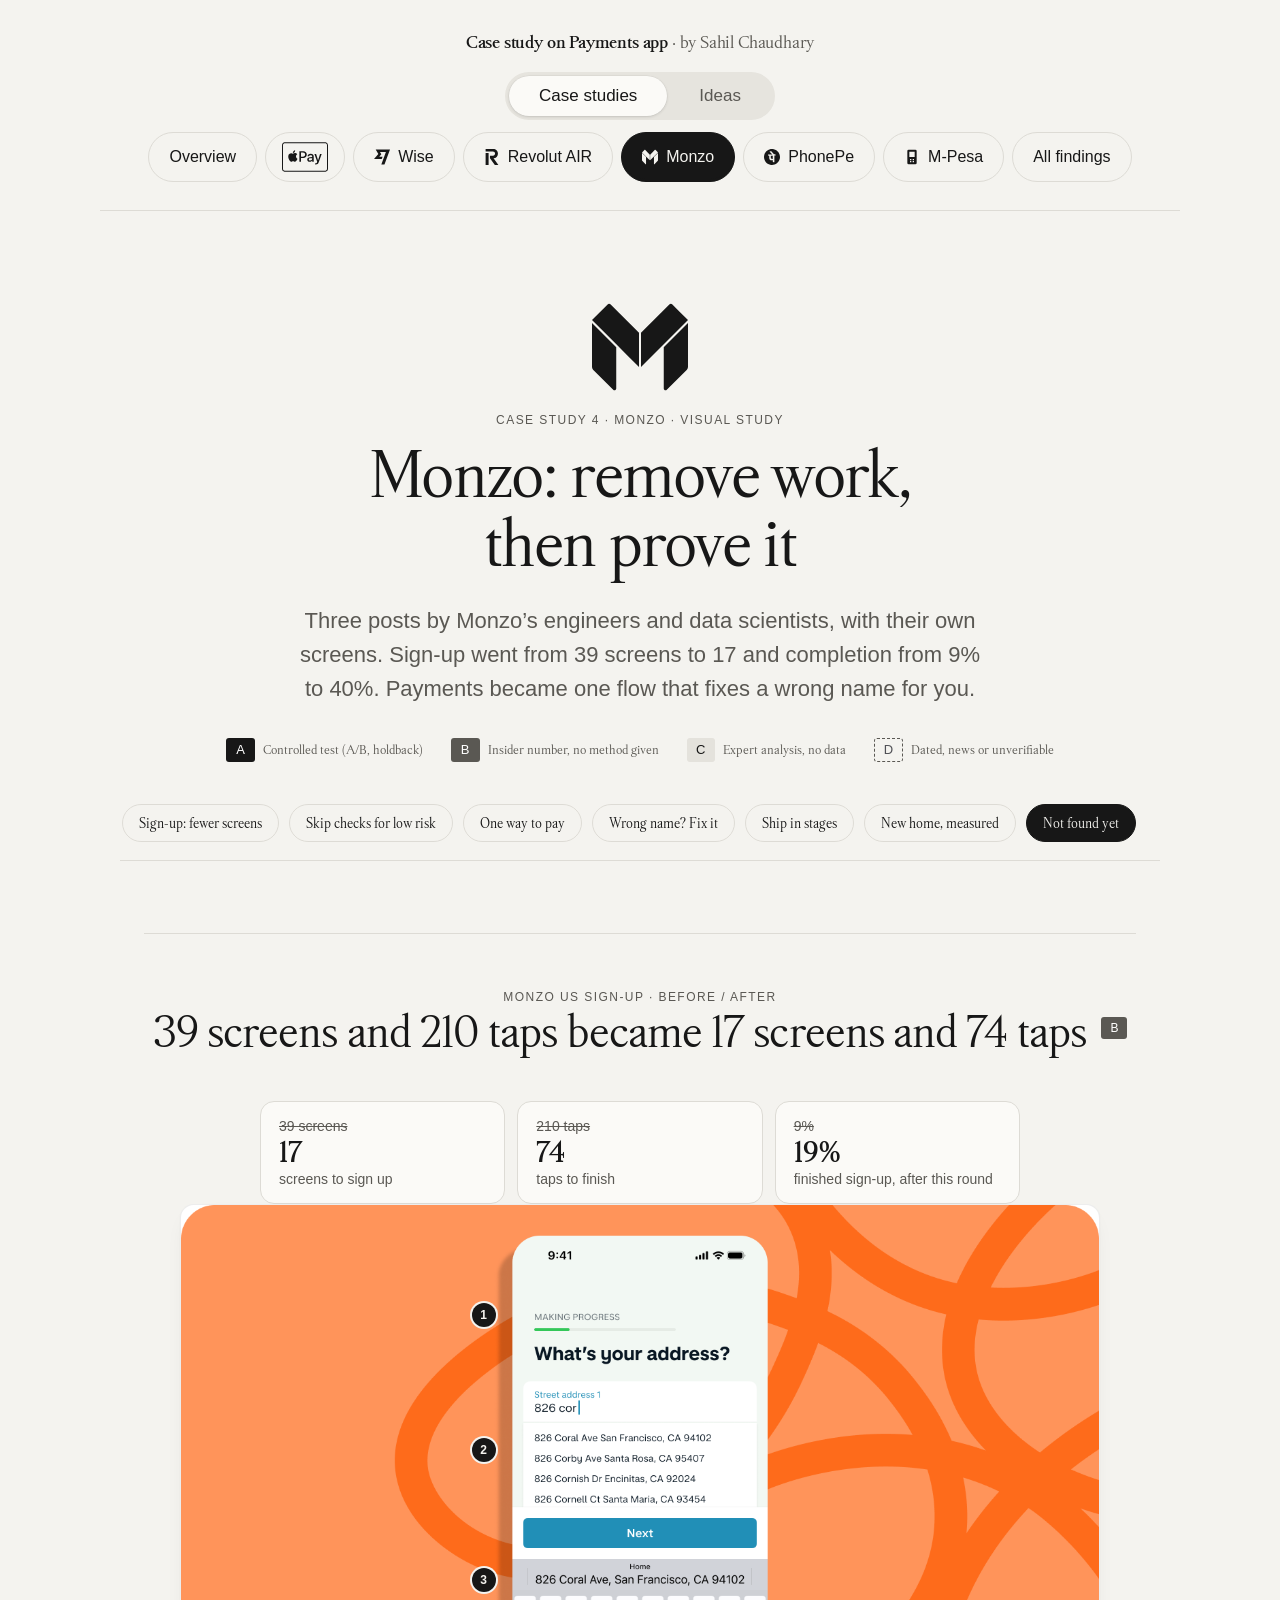
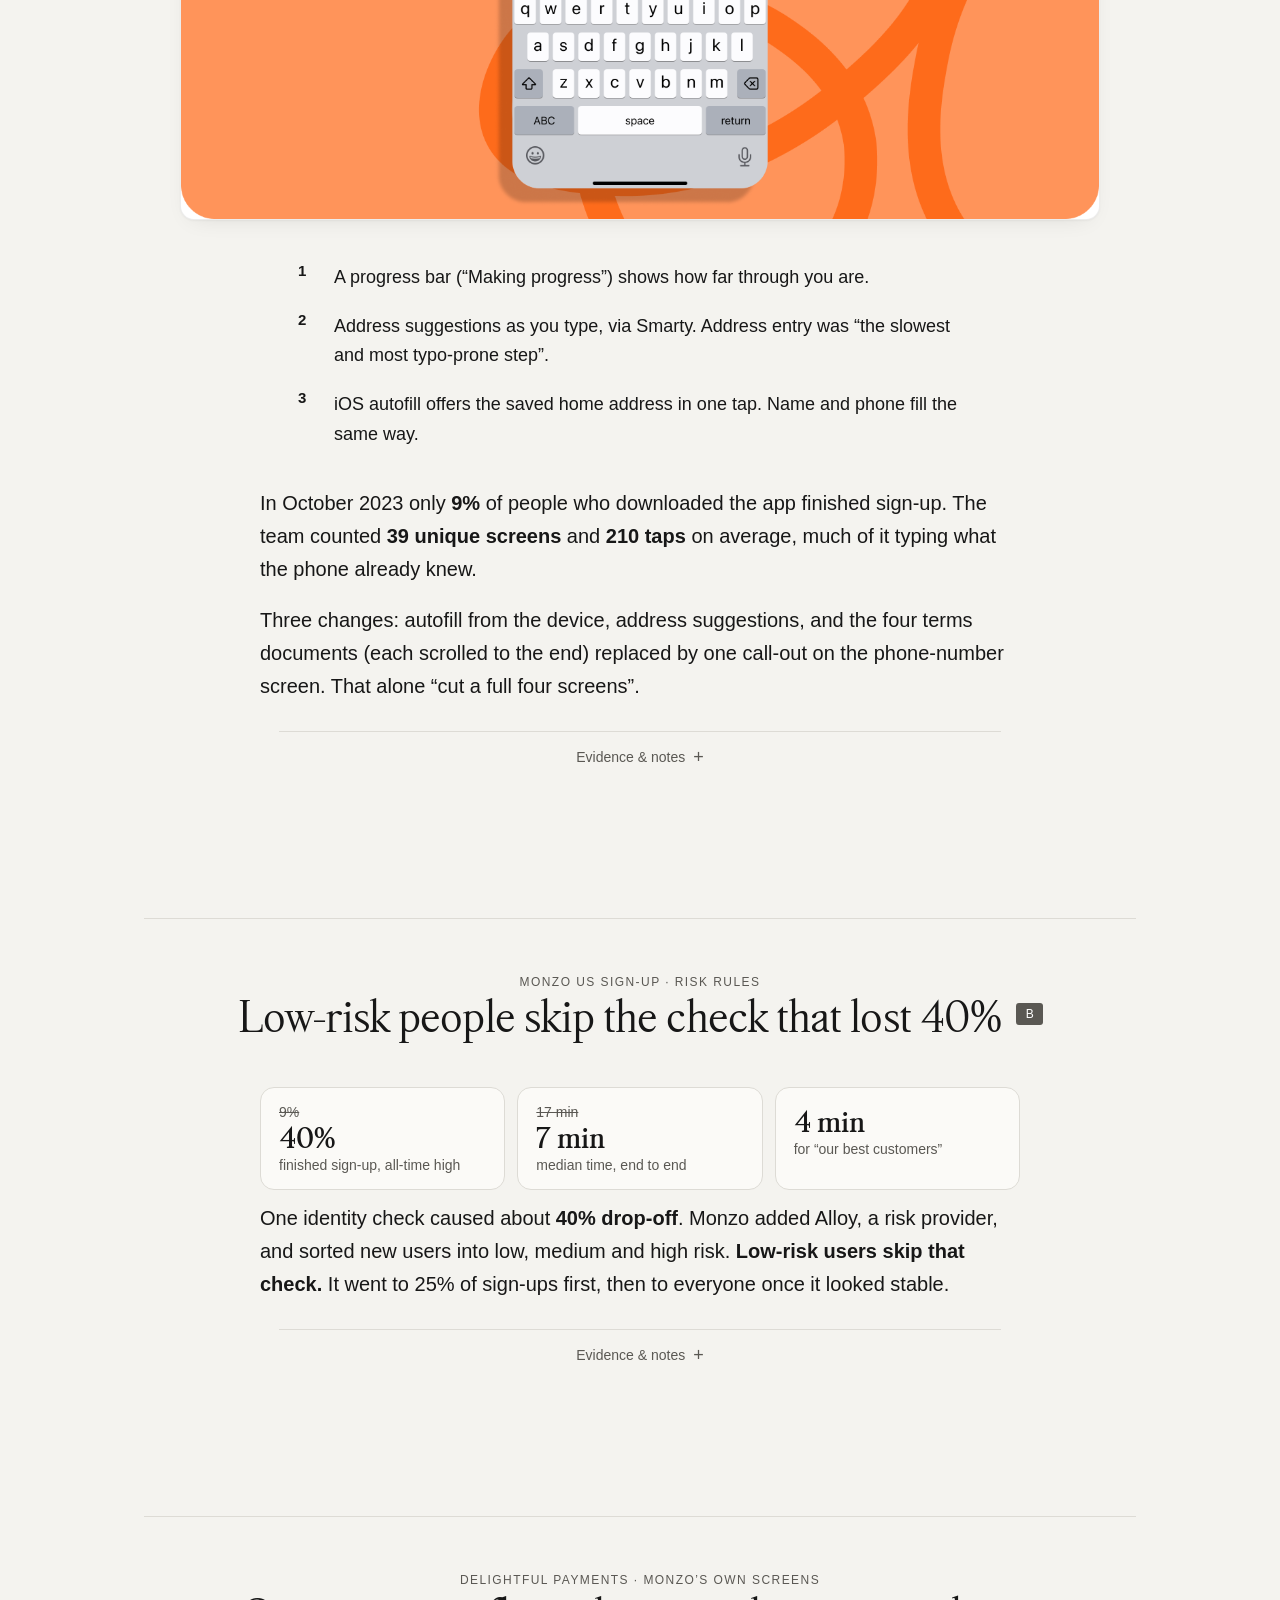
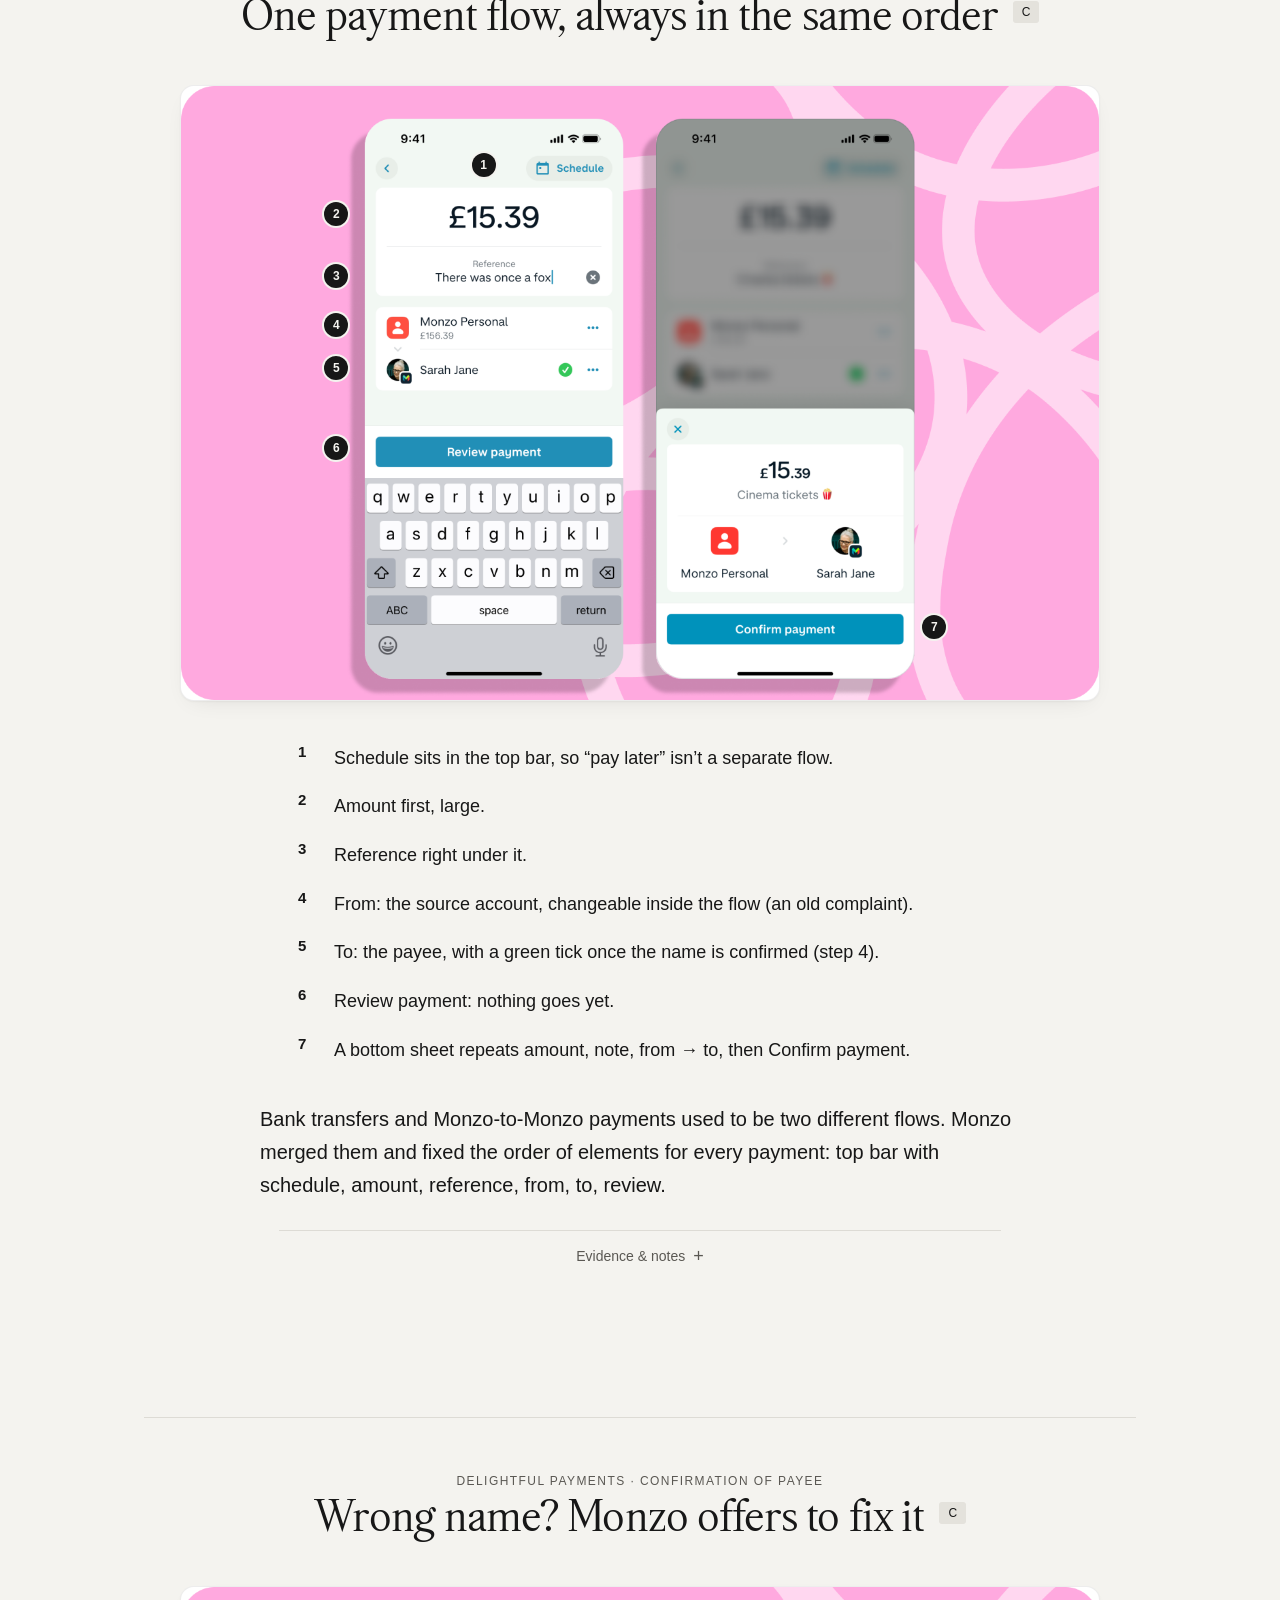
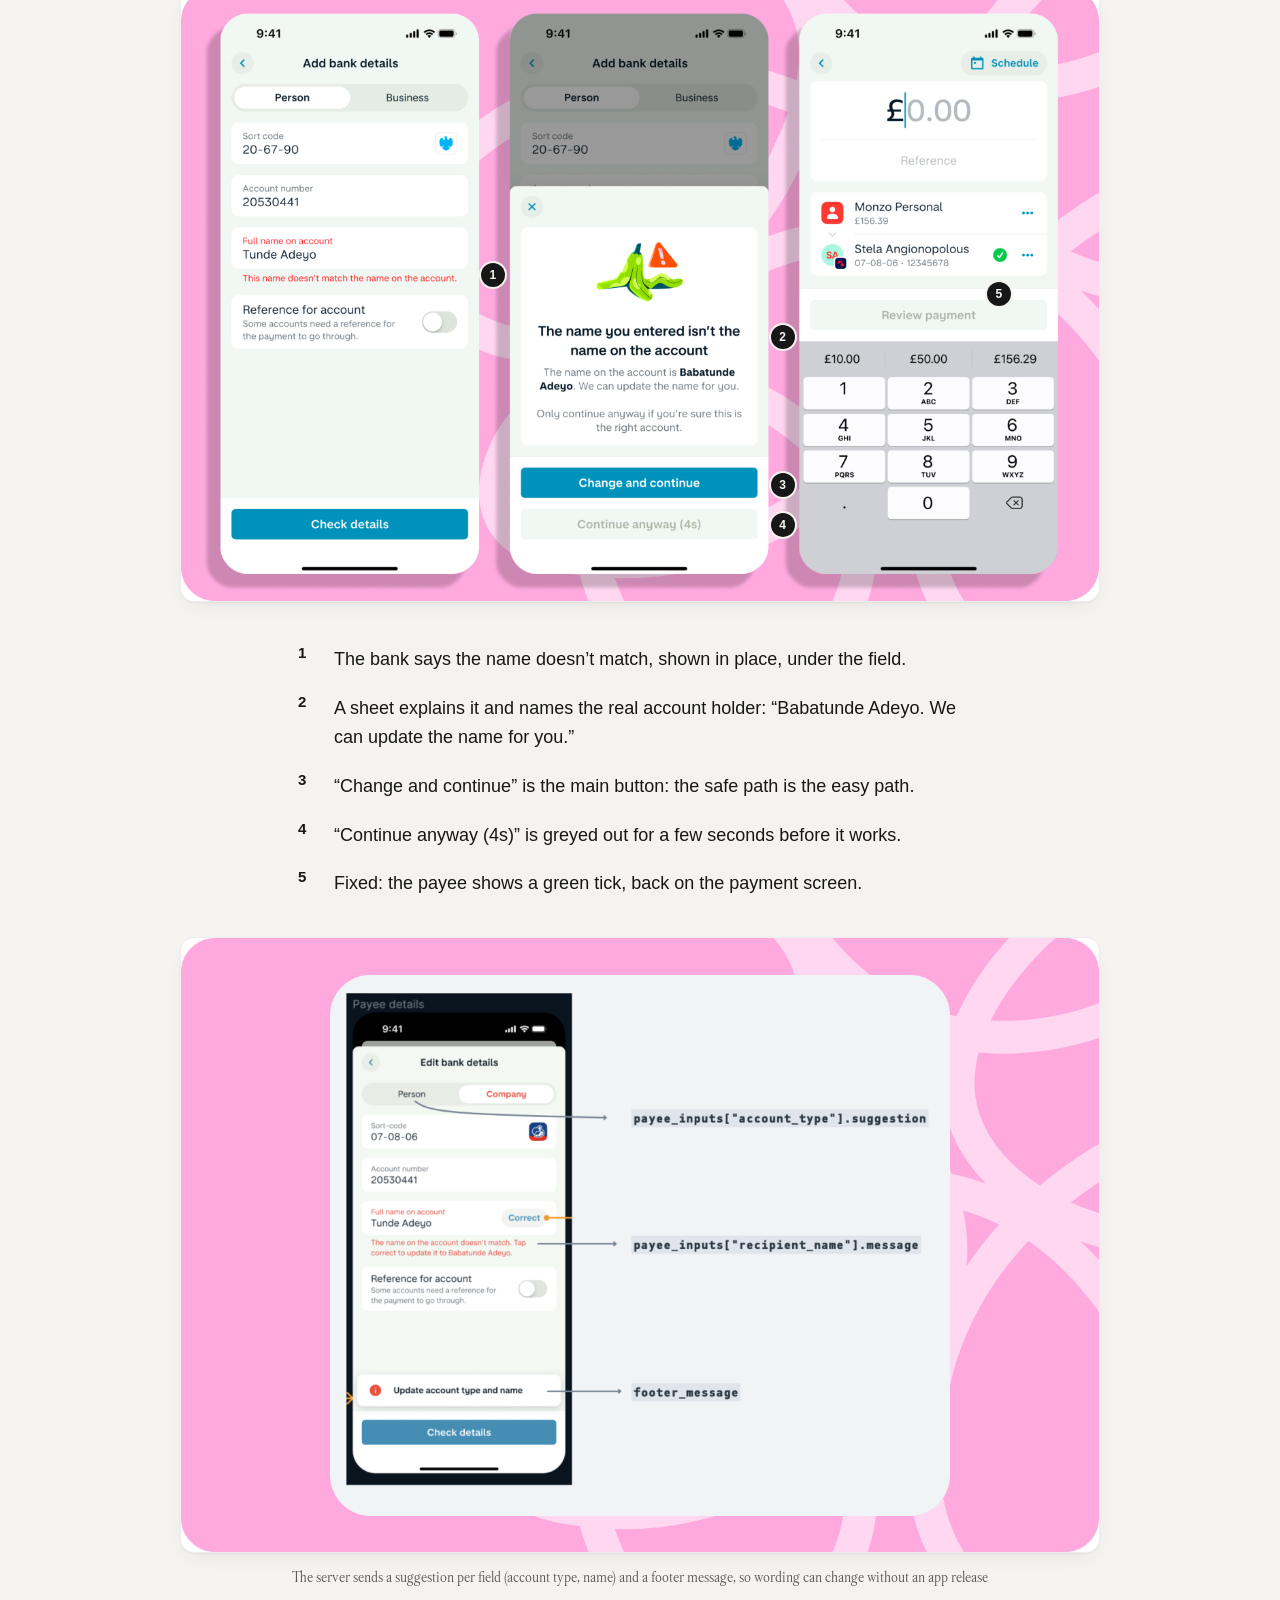
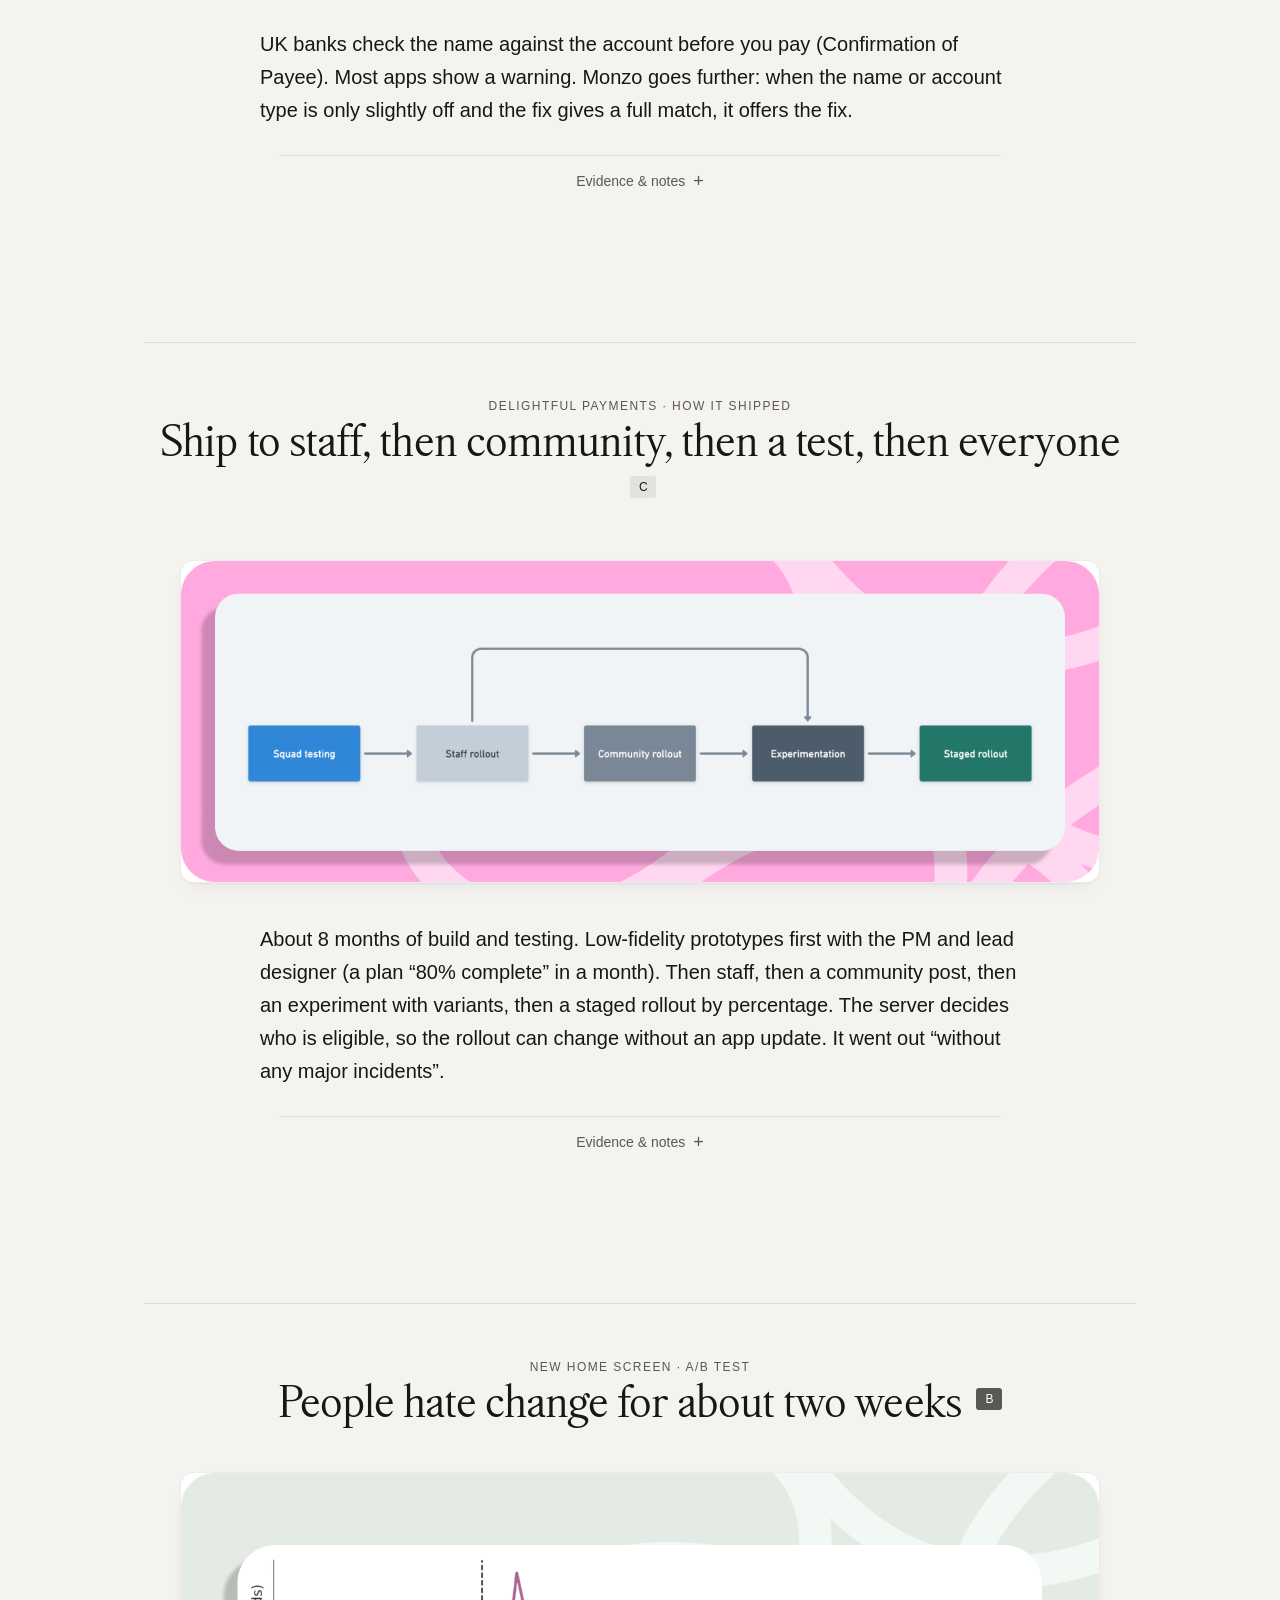
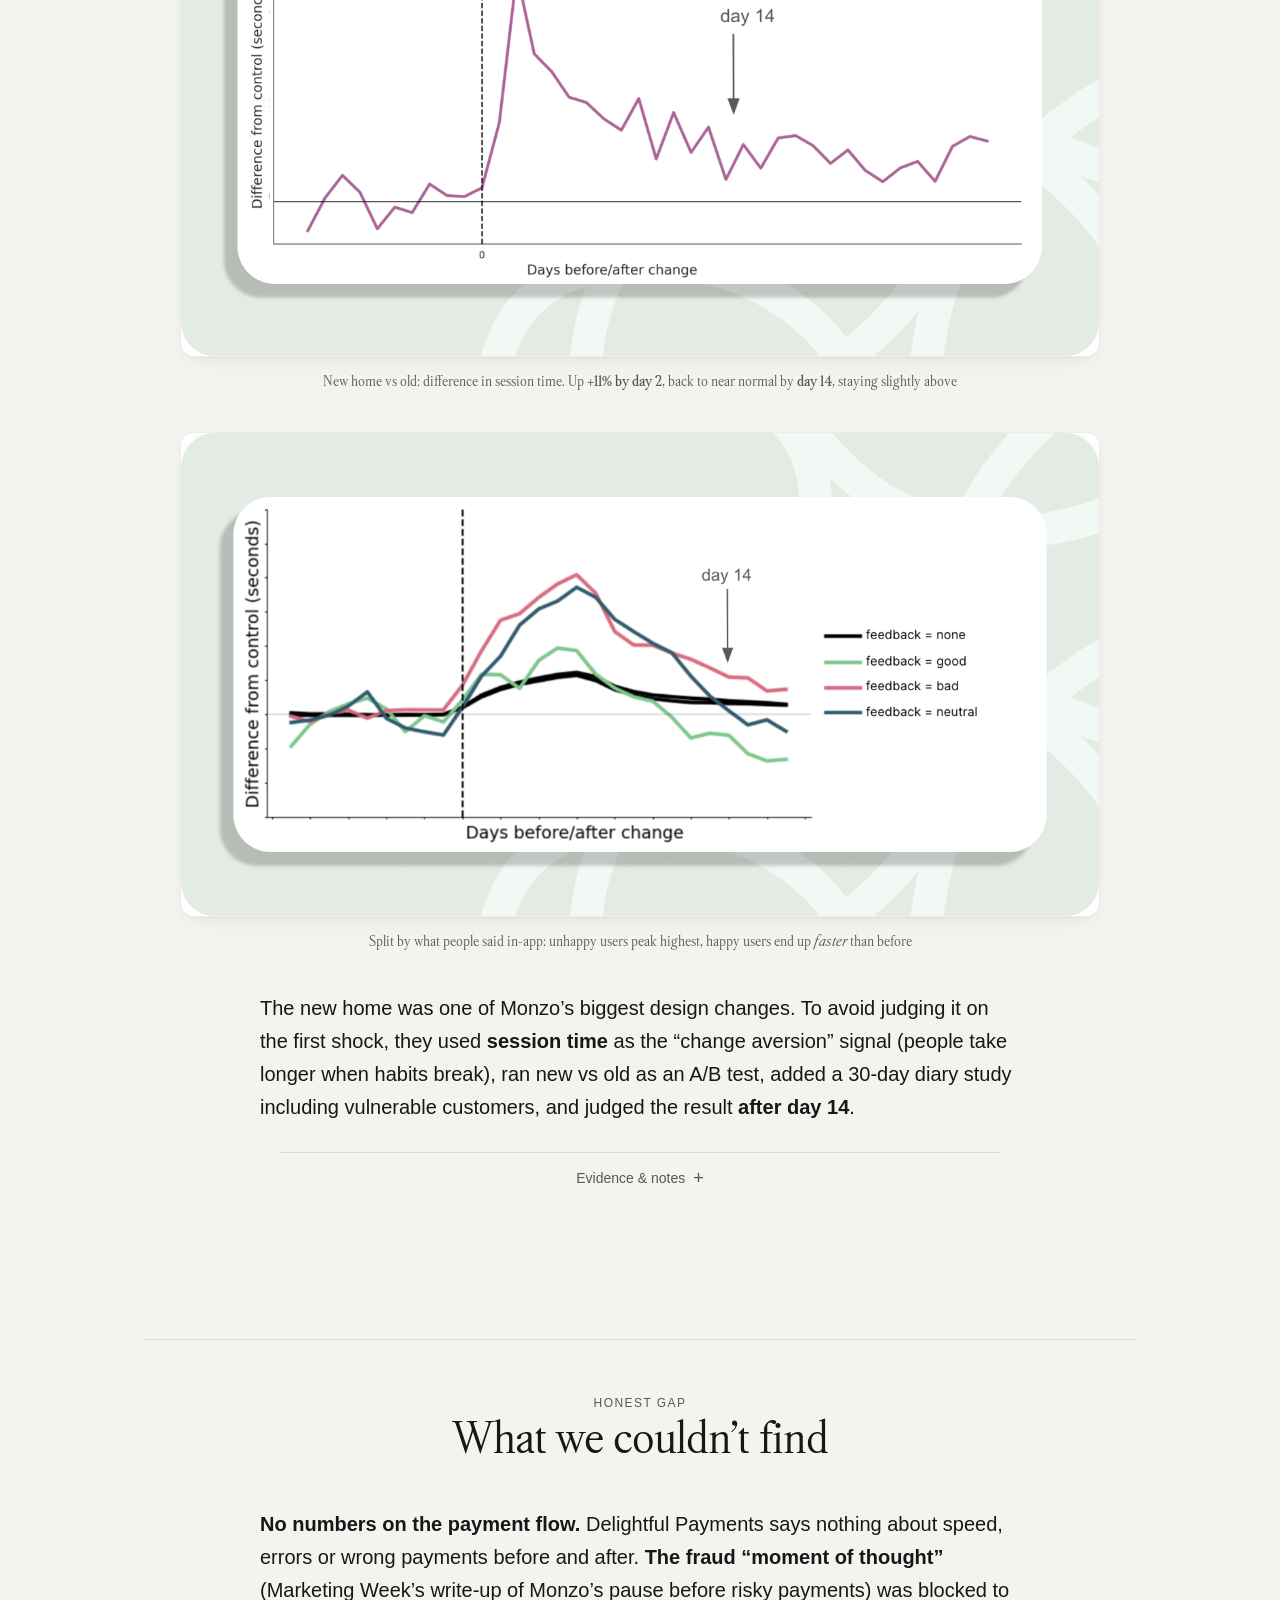
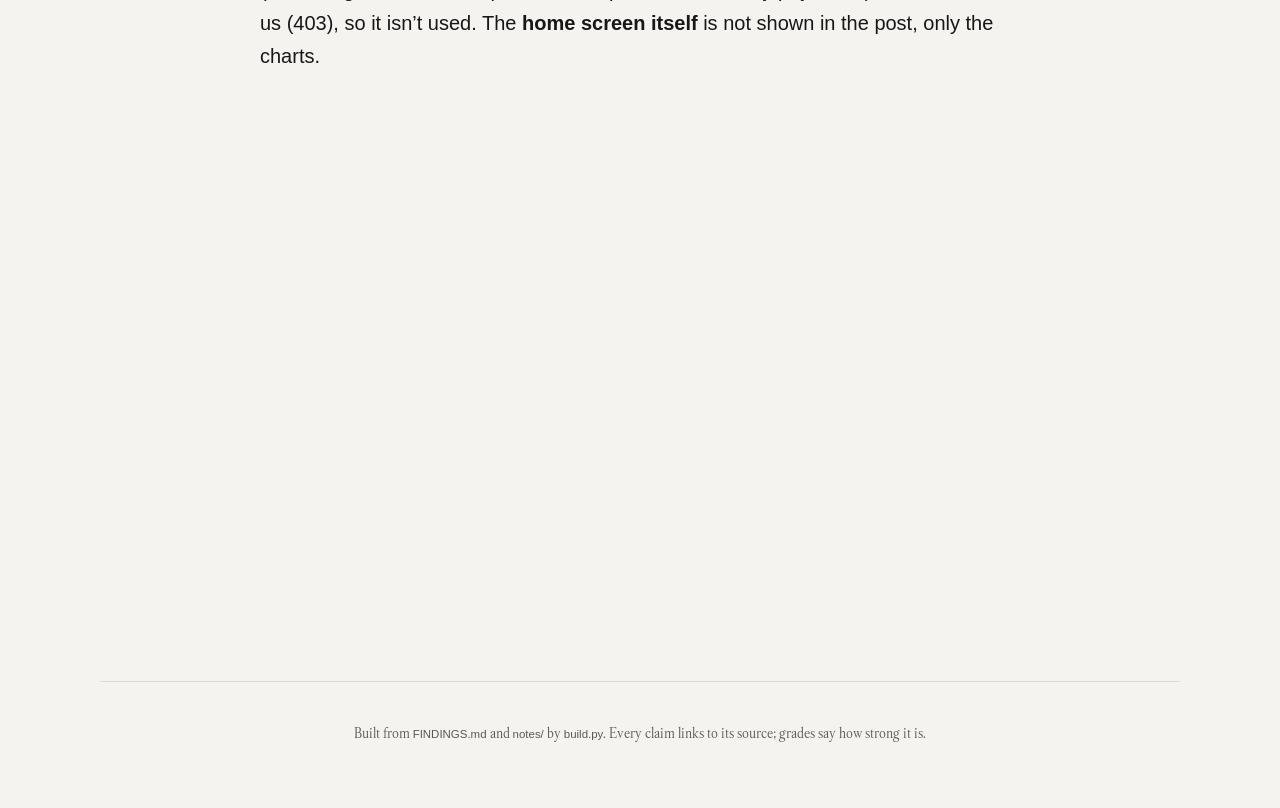
<file: monzo.html>
<!doctype html>
<html lang="en"><head><meta charset="utf-8">
<meta name="viewport" content="width=device-width,initial-scale=1">
<title>Monzo</title>
<link rel="stylesheet" href="style.css?v=23">
</head><body>
<header class="top"><a class="mark" href="index.html">Case study on Payments app<span> · by Sahil Chaudhary</span></a></header>
<nav class="tabs" aria-label="Sections"><div class="seg" role="tablist"><a role="tab" data-g="cases" href="index.html" aria-selected="true">Case studies</a><a role="tab" data-g="ideas" href="idea-001.html" aria-selected="false">Ideas</a></div>
<div class="pills" data-g="cases"><a class="pill" href="index.html">Overview</a><a class="pill" href="apple-pay.html"><svg class="lg ap-pill" width="46" height="46" viewBox="0 0 24 24" fill="currentColor" role="img" aria-label="Apple Pay"><path d="M2.15 4.318a42.16 42.16 0 0 0-.454.003c-.15.005-.303.013-.452.04a1.44 1.44 0 0 0-1.06.772c-.07.138-.114.278-.14.43-.028.148-.037.3-.04.45A10.2 10.2 0 0 0 0 6.222v11.557c0 .07.002.138.003.207.004.15.013.303.04.452.027.15.072.291.142.429a1.436 1.436 0 0 0 .63.63c.138.07.278.115.43.142.148.027.3.036.45.04l.208.003h20.194l.207-.003c.15-.004.303-.013.452-.04.15-.027.291-.071.428-.141a1.432 1.432 0 0 0 .631-.631c.07-.138.115-.278.141-.43.027-.148.036-.3.04-.45.002-.07.003-.138.003-.208l.001-.246V6.221c0-.07-.002-.138-.004-.207a2.995 2.995 0 0 0-.04-.452 1.446 1.446 0 0 0-1.2-1.201 3.022 3.022 0 0 0-.452-.04 10.448 10.448 0 0 0-.453-.003zm0 .512h19.942c.066 0 .131.002.197.003.115.004.25.01.375.032.109.02.2.05.287.094a.927.927 0 0 1 .407.407.997.997 0 0 1 .094.288c.022.123.028.258.031.374.002.065.003.13.003.197v11.552c0 .065 0 .13-.003.196-.003.115-.009.25-.032.375a.927.927 0 0 1-.5.693 1.002 1.002 0 0 1-.286.094 2.598 2.598 0 0 1-.373.032l-.2.003H1.906c-.066 0-.133-.002-.196-.003a2.61 2.61 0 0 1-.375-.032c-.109-.02-.2-.05-.288-.094a.918.918 0 0 1-.406-.407 1.006 1.006 0 0 1-.094-.288 2.531 2.531 0 0 1-.032-.373 9.588 9.588 0 0 1-.002-.197V6.224c0-.065 0-.131.002-.197.004-.114.01-.248.032-.375.02-.108.05-.199.094-.287a.925.925 0 0 1 .407-.406 1.03 1.03 0 0 1 .287-.094c.125-.022.26-.029.375-.032.065-.002.131-.002.196-.003zm4.71 3.7c-.3.016-.668.199-.88.456-.191.22-.36.58-.316.918.338.03.675-.169.888-.418.205-.258.345-.603.308-.955zm2.207.42v5.493h.852v-1.877h1.18c1.078 0 1.835-.739 1.835-1.812 0-1.07-.742-1.805-1.808-1.805zm.852.719h.982c.739 0 1.161.396 1.161 1.089 0 .692-.422 1.092-1.164 1.092h-.979zm-3.154.3c-.45.01-.83.28-1.05.28-.235 0-.593-.264-.981-.257a1.446 1.446 0 0 0-1.23.747c-.527.908-.139 2.255.374 2.995.249.366.549.769.944.754.373-.014.52-.242.973-.242.454 0 .586.242.98.235.41-.007.667-.366.915-.733.286-.417.403-.82.41-.841-.007-.008-.79-.308-.797-1.209-.008-.754.615-1.113.644-1.135-.352-.52-.9-.578-1.09-.593a1.123 1.123 0 0 0-.092-.002zm8.204.397c-.99 0-1.606.533-1.652 1.256h.777c.072-.358.369-.586.845-.586.502 0 .803.266.803.711v.309l-1.097.064c-.951.054-1.488.484-1.488 1.184 0 .72.548 1.207 1.332 1.207.526 0 1.032-.281 1.264-.727h.019v.659h.788v-2.76c0-.803-.62-1.317-1.591-1.317zm1.94.072l1.446 4.009c0 .003-.073.24-.073.247-.125.41-.33.571-.711.571-.069 0-.206 0-.267-.015v.666c.06.011.267.019.335.019.83 0 1.226-.312 1.568-1.283l1.5-4.214h-.868l-1.012 3.259h-.015l-1.013-3.26zm-1.167 2.189v.316c0 .521-.45.917-1.024.917-.442 0-.731-.228-.731-.579 0-.342.278-.56.769-.593z"/></svg><span class=sr>Apple Pay</span></a><a class="pill" href="wise.html"><svg class="lg" width="16" height="16" viewBox="0 0 24 24" fill="currentColor" role="img" aria-label="Wise"><path d="M6.488 7.469 0 15.05h11.585l1.301-3.576H7.922l3.033-3.507.01-.092L8.993 4.48h8.873l-6.878 18.925h4.706L24 .595H2.543l3.945 6.874Z"/></svg>Wise</a><a class="pill" href="revolut-air.html"><svg class="lg" width="16" height="16" viewBox="0 0 24 24" fill="currentColor" role="img" aria-label="Revolut"><path d="M20.9133 6.9566C20.9133 3.1208 17.7898 0 13.9503 0H2.424v3.8605h10.9782c1.7376 0 3.177 1.3651 3.2087 3.043.016.84-.2994 1.633-.8878 2.2324-.5886.5998-1.375.9303-2.2144.9303H9.2322a.2756.2756 0 0 0-.2755.2752v3.431c0 .0585.018.1142.052.1612L16.2646 24h5.3114l-7.2727-10.094c3.6625-.1838 6.61-3.2612 6.61-6.9494zM6.8943 5.9229H2.424V24h4.4704z"/></svg>Revolut AIR</a><a class="pill" href="monzo.html" aria-current=page><svg class="lg" width="16" height="16" viewBox="0 0 24 24" fill="currentColor" role="img" aria-label="Monzo"><path d="M4.244 1.174a.443.443 0 00-.271.13l-3.97 3.97-.001.001c3.884 3.882 8.093 8.092 11.748 11.748v-8.57L4.602 1.305a.443.443 0 00-.358-.131zm15.483 0a.443.443 0 00-.329.13L12.25 8.456v8.568L24 5.275c-1.316-1.322-2.647-2.648-3.97-3.97a.443.443 0 00-.301-.131zM0 5.979l.002 10.955c0 .294.118.577.326.785l4.973 4.976c.28.282.76.083.758-.314V12.037zm23.998.003l-6.06 6.061v10.338c-.004.399.48.6.76.314l4.974-4.976c.208-.208.326-.49.326-.785z"/></svg>Monzo</a><a class="pill" href="phonepe.html"><svg class="lg" width="16" height="16" viewBox="0 0 24 24" fill="currentColor" role="img" aria-label="PhonePe"><path d="M10.206 9.941h2.949v4.692c-.402.201-.938.268-1.34.268-1.072 0-1.609-.536-1.609-1.743V9.941zm13.47 4.816c-1.523 6.449-7.985 10.442-14.433 8.919C2.794 22.154-1.199 15.691.324 9.243 1.847 2.794 8.309-1.199 14.757.324c6.449 1.523 10.442 7.985 8.919 14.433zm-6.231-5.888a.887.887 0 0 0-.871-.871h-1.609l-3.686-4.222c-.335-.402-.871-.536-1.407-.402l-1.274.401c-.201.067-.268.335-.134.469l4.021 3.82H6.386c-.201 0-.335.134-.335.335v.67c0 .469.402.871.871.871h.938v3.217c0 2.413 1.273 3.82 3.418 3.82.67 0 1.206-.067 1.877-.335v2.145c0 .603.469 1.072 1.072 1.072h.938a.432.432 0 0 0 .402-.402V9.874h1.542c.201 0 .335-.134.335-.335v-.67z"/></svg>PhonePe</a><a class="pill" href="mpesa.html"><svg class="lg" width="16" height="16" viewBox="0 0 24 24" fill="currentColor" role="img" aria-label="Feature phone"><path fill-rule="evenodd" d="M7 1h10a2 2 0 0 1 2 2v18a2 2 0 0 1-2 2H7a2 2 0 0 1-2-2V3a2 2 0 0 1 2-2zm1 3v8h8V4H8zm1 11h2v2H9v-2zm4 0h2v2h-2v-2zm-4 3h2v2H9v-2zm4 0h2v2h-2v-2z"/></svg>M-Pesa</a><a class="pill" href="findings.html">All findings</a></div><div class="pills" data-g="ideas" hidden><a class="pill" href="idea-001.html">New QR Concept</a><a class="pill" href="idea-002.html">Semi GenUI Concept</a><a class="pill" href="idea-003.html">Pending Concept</a></div></nav>

<main data-rv><style>
.mz-stats { display: grid; grid-template-columns: repeat(3, 1fr); gap: 12px; max-width: 760px; }
.mz-stats .box { padding: 16px 18px; display: flex; flex-direction: column; gap: 2px; }
.mz-stats .mz-from { font: 400 14px var(--mono); color: var(--ink-2); text-decoration: line-through; }
.mz-stats b { font: 700 30px/1.1 var(--sans); color: var(--stamp); }
.mz-stats span:last-child { font: 400 14px var(--serif); color: var(--ink-2); }
@media (max-width: 700px) { .mz-stats { grid-template-columns: 1fr; } }
</style><section class="head"><svg class="lg head-lg" width="96" height="96" viewBox="0 0 24 24" fill="currentColor" role="img" aria-label="Monzo"><path d="M4.244 1.174a.443.443 0 00-.271.13l-3.97 3.97-.001.001c3.884 3.882 8.093 8.092 11.748 11.748v-8.57L4.602 1.305a.443.443 0 00-.358-.131zm15.483 0a.443.443 0 00-.329.13L12.25 8.456v8.568L24 5.275c-1.316-1.322-2.647-2.648-3.97-3.97a.443.443 0 00-.301-.131zM0 5.979l.002 10.955c0 .294.118.577.326.785l4.973 4.976c.28.282.76.083.758-.314V12.037zm23.998.003l-6.06 6.061v10.338c-.004.399.48.6.76.314l4.974-4.976c.208-.208.326-.49.326-.785z"/></svg><p class="kicker">Case study 4 · Monzo · visual study</p>
<h1>Monzo: remove work, then prove it</h1>
<p class="lede">Three posts by Monzo’s engineers and data scientists, with their own screens. Sign-up went from 39 screens to 17 and completion from 9% to 40%. Payments became one flow that fixes a wrong name for you.</p>
<dl class="legend">
<div><dt><span class="grade gA" title="Evidence grade A">A</span></dt><dd>Controlled test (A/B, holdback)</dd></div>
<div><dt><span class="grade gB" title="Evidence grade B">B</span></dt><dd>Insider number, no method given</dd></div>
<div><dt><span class="grade gC" title="Evidence grade C">C</span></dt><dd>Expert analysis, no data</dd></div>
<div><dt><span class="grade gD" title="Evidence grade D">D</span></dt><dd>Dated, news or unverifiable</dd></div>
</dl>
<ol class="journey"><li><a href="#s1"><span class="num">1</span>Sign-up: fewer screens</a></li><li><a href="#s2"><span class="num">2</span>Skip checks for low risk</a></li><li><a href="#s3"><span class="num">3</span>One way to pay</a></li><li><a href="#s4"><span class="num">4</span>Wrong name? Fix it</a></li><li><a href="#s5"><span class="num">5</span>Ship in stages</a></li><li><a href="#s6"><span class="num">6</span>New home, measured</a></li><li><a href="#s7"><span class="num">7</span>Not found yet</a></li></ol></section><section class="step" id="s1">
<header class="step-h"><span class="num big">1</span><div><p class="kicker">Monzo US sign-up · before / after</p>
<h2>39 screens and 210 taps became 17 screens and 74 taps <span class="grade gB" title="Evidence grade B">B</span></h2></div></header>

<div class="boxes mz-stats"><div class="box"><span class="mz-from">39 screens</span><b>17</b><span>screens to sign up</span></div><div class="box"><span class="mz-from">210 taps</span><b>74</b><span>taps to finish</span></div><div class="box"><span class="mz-from">9%</span><b>19%</b><span>finished sign-up, after this round</span></div></div>
<figure class="shot wide"><div class="frame"><img src="assets/monzo/signup-address.png" alt="Monzo US sign-up: address field suggesting full addresses as you type" loading="lazy"><span class="pin" style="top:18%;left:33%">1</span><span class="pin" style="top:40%;left:33%">2</span><span class="pin" style="top:61%;left:33%">3</span></div></figure>
<ol class="pinnotes"><li><span class="num">1</span><div>A progress bar (“Making progress”) shows how far through you are.</div></li><li><span class="num">2</span><div>Address suggestions as you type, via Smarty. Address entry was “the slowest and most typo-prone step”.</div></li><li><span class="num">3</span><div>iOS autofill offers the saved home address in one tap. Name and phone fill the same way.</div></li></ol>
<div class="txt"><p>In October 2023 only <b>9%</b> of people who downloaded the app finished sign-up. The team counted <b>39 unique screens</b> and <b>210 taps</b> on average, much of it typing what the phone already knew.</p>
<p>Three changes: autofill from the device, address suggestions, and the four terms documents (each scrolled to the end) replaced by one call-out on the phone-number screen. That alone “cut a full four screens”.</p>
<p><span class="our">our note</span> This is the Wise lesson again from the other side: Wise added prompts so you know what to do; Monzo removed the typing so there’s less to do.</p></div>
<p class="ev"><b>Evidence</b> Before/after against an Oct 2023 baseline, no control group (B). <a href="https://monzo.com/blog/how-we-cut-time-to-sign-up-for-monzo-us-from-17-minutes-to-4-minutes">Monzo blog, Mohamed Aly, 4 Sep 2024</a></p></section><section class="step" id="s2">
<header class="step-h"><span class="num big">2</span><div><p class="kicker">Monzo US sign-up · risk rules</p>
<h2>Low-risk people skip the check that lost 40% <span class="grade gB" title="Evidence grade B">B</span></h2></div></header>

<div class="boxes mz-stats"><div class="box"><span class="mz-from">9%</span><b>40%</b><span>finished sign-up, all-time high</span></div><div class="box"><span class="mz-from">17 min</span><b>7 min</b><span>median time, end to end</span></div><div class="box"><span class="mz-from"></span><b>4 min</b><span>for “our best customers”</span></div></div>
<div class="txt"><p>One identity check caused about <b>40% drop-off</b>. Monzo added Alloy, a risk provider, and sorted new users into low, medium and high risk. <b>Low-risk users skip that check.</b> It went to 25% of sign-ups first, then to everyone once it looked stable.</p>
<p><span class="our">our note</span> The post contradicts itself: the October baseline is 9% in the intro and 8% at the end, and the overall time is 9 minutes in the intro, 7 in the conclusion and 4 in the title (that’s “best customers” only). We show the conclusion’s numbers.</p>
<p><span class="our">our note</span> The biggest jump here came from policy, not pixels. Deciding <i>who</i> needs friction removed more drop-off than any screen change.</p></div>
<p class="ev"><b>Evidence</b> Staged rollout (25% → all), compared to baseline, no control or sample size (B). <a href="https://monzo.com/blog/how-we-cut-time-to-sign-up-for-monzo-us-from-17-minutes-to-4-minutes">Monzo blog, 4 Sep 2024</a></p></section><section class="step" id="s3">
<header class="step-h"><span class="num big">3</span><div><p class="kicker">Delightful Payments · Monzo’s own screens</p>
<h2>One payment flow, always in the same order <span class="grade gC" title="Evidence grade C">C</span></h2></div></header>

<figure class="shot wide"><div class="frame"><img src="assets/monzo/pay-input-review.png" alt="Monzo payment screen with amount, reference, from and to, then a review sheet" loading="lazy"><span class="pin" style="top:13%;left:33%">1</span><span class="pin" style="top:21%;left:17%">2</span><span class="pin" style="top:31%;left:17%">3</span><span class="pin" style="top:39%;left:17%">4</span><span class="pin" style="top:46%;left:17%">5</span><span class="pin" style="top:59%;left:17%">6</span><span class="pin" style="top:88%;left:82%">7</span></div></figure>
<ol class="pinnotes"><li><span class="num">1</span><div>Schedule sits in the top bar, so “pay later” isn’t a separate flow.</div></li><li><span class="num">2</span><div>Amount first, large.</div></li><li><span class="num">3</span><div>Reference right under it.</div></li><li><span class="num">4</span><div>From: the source account, changeable inside the flow (an old complaint).</div></li><li><span class="num">5</span><div>To: the payee, with a green tick once the name is confirmed (step 4).</div></li><li><span class="num">6</span><div>Review payment: nothing goes yet.</div></li><li><span class="num">7</span><div>A bottom sheet repeats amount, note, from → to, then Confirm payment.</div></li></ol>
<div class="txt"><p>Bank transfers and Monzo-to-Monzo payments used to be two different flows. Monzo merged them and fixed the order of elements for every payment: top bar with schedule, amount, reference, from, to, review.</p>
<p><span class="our">our note</span> Same idea as Apple Pay’s payment sheet: one fixed layout people learn once and can trust. It’s also the rule we gave our own Semi GenUI idea: the confirm step never changes.</p></div>
<p class="ev"><b>Evidence</b> Monzo engineering post. Describes the design and build, <b>gives no outcome numbers</b> (C). <a href="https://monzo.com/blog/delightful-payments">Monzo blog, Nurlan Isazade, 3 Jul 2024</a></p></section><section class="step" id="s4">
<header class="step-h"><span class="num big">4</span><div><p class="kicker">Delightful Payments · Confirmation of Payee</p>
<h2>Wrong name? Monzo offers to fix it <span class="grade gC" title="Evidence grade C">C</span></h2></div></header>

<figure class="shot wide"><div class="frame"><img src="assets/monzo/pay-cop-errors.png" alt="Three screens: name mismatch error, sheet offering the real name, payment ready with a green tick" loading="lazy"><span class="pin" style="top:47%;left:34%">1</span><span class="pin" style="top:57%;left:65.5%">2</span><span class="pin" style="top:81%;left:65.5%">3</span><span class="pin" style="top:87.5%;left:65.5%">4</span><span class="pin" style="top:50%;left:89%">5</span></div></figure>
<ol class="pinnotes"><li><span class="num">1</span><div>The bank says the name doesn’t match, shown in place, under the field.</div></li><li><span class="num">2</span><div>A sheet explains it and names the real account holder: “Babatunde Adeyo. We can update the name for you.”</div></li><li><span class="num">3</span><div>“Change and continue” is the main button: the safe path is the easy path.</div></li><li><span class="num">4</span><div>“Continue anyway (4s)” is greyed out for a few seconds before it works.</div></li><li><span class="num">5</span><div>Fixed: the payee shows a green tick, back on the payment screen.</div></li></ol>
<figure class="shot wide"><div class="frame"><img src="assets/monzo/pay-cop-diagram.png" alt="Diagram: the server decides which field shows the suggestion, the message and the footer" loading="lazy"></div><figcaption>The server sends a suggestion per field (account type, name) and a footer message, so wording can change without an app release</figcaption></figure>
<div class="txt"><p>UK banks check the name against the account before you pay (Confirmation of Payee). Most apps show a warning. Monzo goes further: when the name or account type is only slightly off and the fix gives a full match, it offers the fix.</p>
<p><span class="our">our note</span> Pin 4 is a small, sharp idea: the risky button exists, but it waits a few seconds. That pause is friction on purpose, for the one moment where a wrong payment can’t be undone. The post doesn’t say how long the wait is or whether it was tested; “4s” is read from the screen.</p></div>
<p class="ev"><b>Evidence</b> Monzo engineering post, screens are Monzo’s own, no outcome data (C). <a href="https://monzo.com/blog/delightful-payments">Monzo blog, 3 Jul 2024</a></p></section><section class="step" id="s5">
<header class="step-h"><span class="num big">5</span><div><p class="kicker">Delightful Payments · how it shipped</p>
<h2>Ship to staff, then community, then a test, then everyone <span class="grade gC" title="Evidence grade C">C</span></h2></div></header>

<figure class="shot wide"><div class="frame"><img src="assets/monzo/pay-feedback.png" alt="Flow: squad testing, staff rollout, community rollout, experimentation, staged rollout" loading="lazy"></div></figure>
<div class="txt"><p>About 8 months of build and testing. Low-fidelity prototypes first with the PM and lead designer (a plan “80% complete” in a month). Then staff, then a community post, then an experiment with variants, then a staged rollout by percentage. The server decides who is eligible, so the rollout can change without an app update. It went out “without any major incidents”.</p>
<p><span class="our">our note</span> For a money flow, the order of release is part of the design: the people who meet the new flow first are the ones most able to forgive it.</p></div>
<p class="ev"><b>Evidence</b> Process description, no numbers (C). <a href="https://monzo.com/blog/delightful-payments">Monzo blog, 3 Jul 2024</a></p></section><section class="step" id="s6">
<header class="step-h"><span class="num big">6</span><div><p class="kicker">New home screen · A/B test</p>
<h2>People hate change for about two weeks <span class="grade gB" title="Evidence grade B">B</span></h2></div></header>

<figure class="shot wide"><div class="frame"><img src="assets/monzo/home-aversion.png" alt="Line chart: session time jumps after the change, then settles by day 14" loading="lazy"></div><figcaption>New home vs old: difference in session time. Up <b>+11% by day 2</b>, back to near normal by <b>day 14</b>, staying slightly above</figcaption></figure>
<figure class="shot wide"><div class="frame"><img src="assets/monzo/home-aversion-feedback.png" alt="Same chart split by in-app feedback: bad and neutral peak highest, good ends below zero" loading="lazy"></div><figcaption>Split by what people said in-app: unhappy users peak highest, happy users end up <i>faster</i> than before</figcaption></figure>
<div class="txt"><p>The new home was one of Monzo’s biggest design changes. To avoid judging it on the first shock, they used <b>session time</b> as the “change aversion” signal (people take longer when habits break), ran new vs old as an A/B test, added a 30-day diary study including vulnerable customers, and judged the result <b>after day 14</b>.</p>
<p><span class="our">our note</span> This is the most useful method in the set: don’t trust week one of a redesign. If we ever test Idea 001 or 002, the result should be read after two weeks, not on launch day.</p></div>
<p class="ev"><b>Evidence</b> A/B test (test vs control), no sample size or exact seconds given (B). <a href="https://monzo.com/blog/how-we-measured-change-aversion-with-our-new-home-screen">Monzo blog, Katherine Bryant, 26 Apr 2024</a></p></section><section class="step" id="s7">
<header class="step-h"><span class="num big">7</span><div><p class="kicker">Honest gap</p>
<h2>What we couldn’t find </h2></div></header>

<div class="txt"><p><b>No numbers on the payment flow.</b> Delightful Payments says nothing about speed, errors or wrong payments before and after. <b>The fraud “moment of thought”</b> (Marketing Week’s write-up of Monzo’s pause before risky payments) was blocked to us (403), so it isn’t used. The <b>home screen itself</b> is not shown in the post, only the charts.</p></div></section><section class="sources"><h2 class="sec">Where the screens come from</h2><ul>
<li>Sign-up screens and numbers: <a href="https://monzo.com/blog/how-we-cut-time-to-sign-up-for-monzo-us-from-17-minutes-to-4-minutes">How we cut time to sign up for Monzo US from 17 minutes to 4 minutes</a> (Mohamed Aly, 4 Sep 2024).</li>
<li>Payment screens, Confirmation of Payee and rollout: <a href="https://monzo.com/blog/delightful-payments">Delightful Payments</a> (Nurlan Isazade, 3 Jul 2024).</li>
<li>Home-screen charts: <a href="https://monzo.com/blog/how-we-measured-change-aversion-with-our-new-home-screen">How we measured change aversion with our new home screen</a> (Katherine Bryant, 26 Apr 2024).</li>
<li>All images are Monzo’s own, from those posts. Pins and notes are ours.</li>
</ul><p class="more"><a href="findings.html">All written findings →</a></p></section></main>
<script>(()=>{
const m=document.querySelector('main[data-rv]'); if(!m) return;
/* progressive disclosure: evidence + our notes fold under each step */
m.querySelectorAll('.step').forEach(st=>{
  const items=[...st.querySelectorAll(':scope .ev, :scope .txt p')].filter(e=>e.classList.contains('ev')||e.querySelector('.our'));
  if(items.length){const d=document.createElement('details');d.className='why';
    d.innerHTML='<summary><span>Evidence &amp; notes</span></summary><div class="why-b"></div>';
    items.forEach(e=>d.lastElementChild.appendChild(e)); st.appendChild(d);}
  const pairs=[...st.querySelectorAll(':scope > .pair, :scope > .pair-h')];
  const cut=pairs.filter(e=>e.classList.contains('pair'))[2];
  if(cut){const rest=pairs.slice(pairs.indexOf(cut)-(cut.previousElementSibling?.classList.contains('pair-h')?1:0));
    const n=rest.filter(e=>e.classList.contains('pair')).length; const b=document.createElement('button');
    b.className='more-btn'; b.textContent='Show '+n+' more comparisons'; rest[0].before(b);
    rest.forEach(e=>e.hidden=true); b.onclick=()=>{rest.forEach(e=>{e.hidden=false;e.classList.add('in');}); b.remove();};}
});
/* sticky step rail with scrollspy */
const j=m.querySelector('.journey'); if(j){const h=m.querySelector('.head'); h.after(j); j.classList.add('rail');
  const links=[...j.querySelectorAll('a')]; const map=new Map(links.map(a=>[a.getAttribute('href').slice(1),a]));
  const spy=new IntersectionObserver(es=>es.forEach(e=>{if(e.isIntersecting){links.forEach(a=>a.removeAttribute('aria-current'));
    const a=map.get(e.target.id); if(a){a.setAttribute('aria-current','true'); j.scrollTo({left:a.offsetLeft-(j.clientWidth-a.offsetWidth)/2,behavior:'smooth'});}}}),{rootMargin:'-45% 0px -50% 0px'});
  m.querySelectorAll('.step').forEach(s=>spy.observe(s));}
})();</script>
<script>(()=>{
const m=document.querySelector('main[data-rv]'); if(!m || location.search.includes('static')) return;
if(matchMedia('(prefers-reduced-motion: reduce)').matches) return;
const sel='.head>*, .step-h, .txt>p, .shot, .half, .pinnotes li, .ev, .chart, .card, .pat, .box, .sources, .star, .gaps, .approach>.sub, .prose>*';
const els=[...m.querySelectorAll(sel)];
els.forEach(e=>e.classList.add('rv'));
const io=new IntersectionObserver(es=>{es.forEach(en=>{if(!en.isIntersecting) return;
  const sib=[...en.target.parentElement.children].filter(x=>x.classList.contains('rv'));
  en.target.style.transitionDelay=Math.min(sib.indexOf(en.target),6)*70+'ms';
  en.target.classList.add('in'); io.unobserve(en.target);});},{rootMargin:'0px 0px -8% 0px',threshold:.08});
els.forEach(e=>io.observe(e));
/* pin <-> note: hover a note to light its pin, and back */
document.querySelectorAll('.step').forEach(st=>{
  const pins=[...st.querySelectorAll('.pin')], notes=[...st.querySelectorAll('.pinnotes li')];
  const key=el=>(el.querySelector?.('.num')||el).textContent.trim();
  const on=(k,v)=>{pins.concat(notes).forEach(x=>{if(key(x)===k) x.classList.toggle('hot',v);});};
  pins.concat(notes).forEach(x=>{x.addEventListener('mouseenter',()=>on(key(x),true));x.addEventListener('mouseleave',()=>on(key(x),false));});
});})();</script>
<footer>Built from <code>FINDINGS.md</code> and <code>notes/</code> by <code>build.py</code>. Every claim links to its source; grades say how strong it is.</footer>
</body></html>
</file>
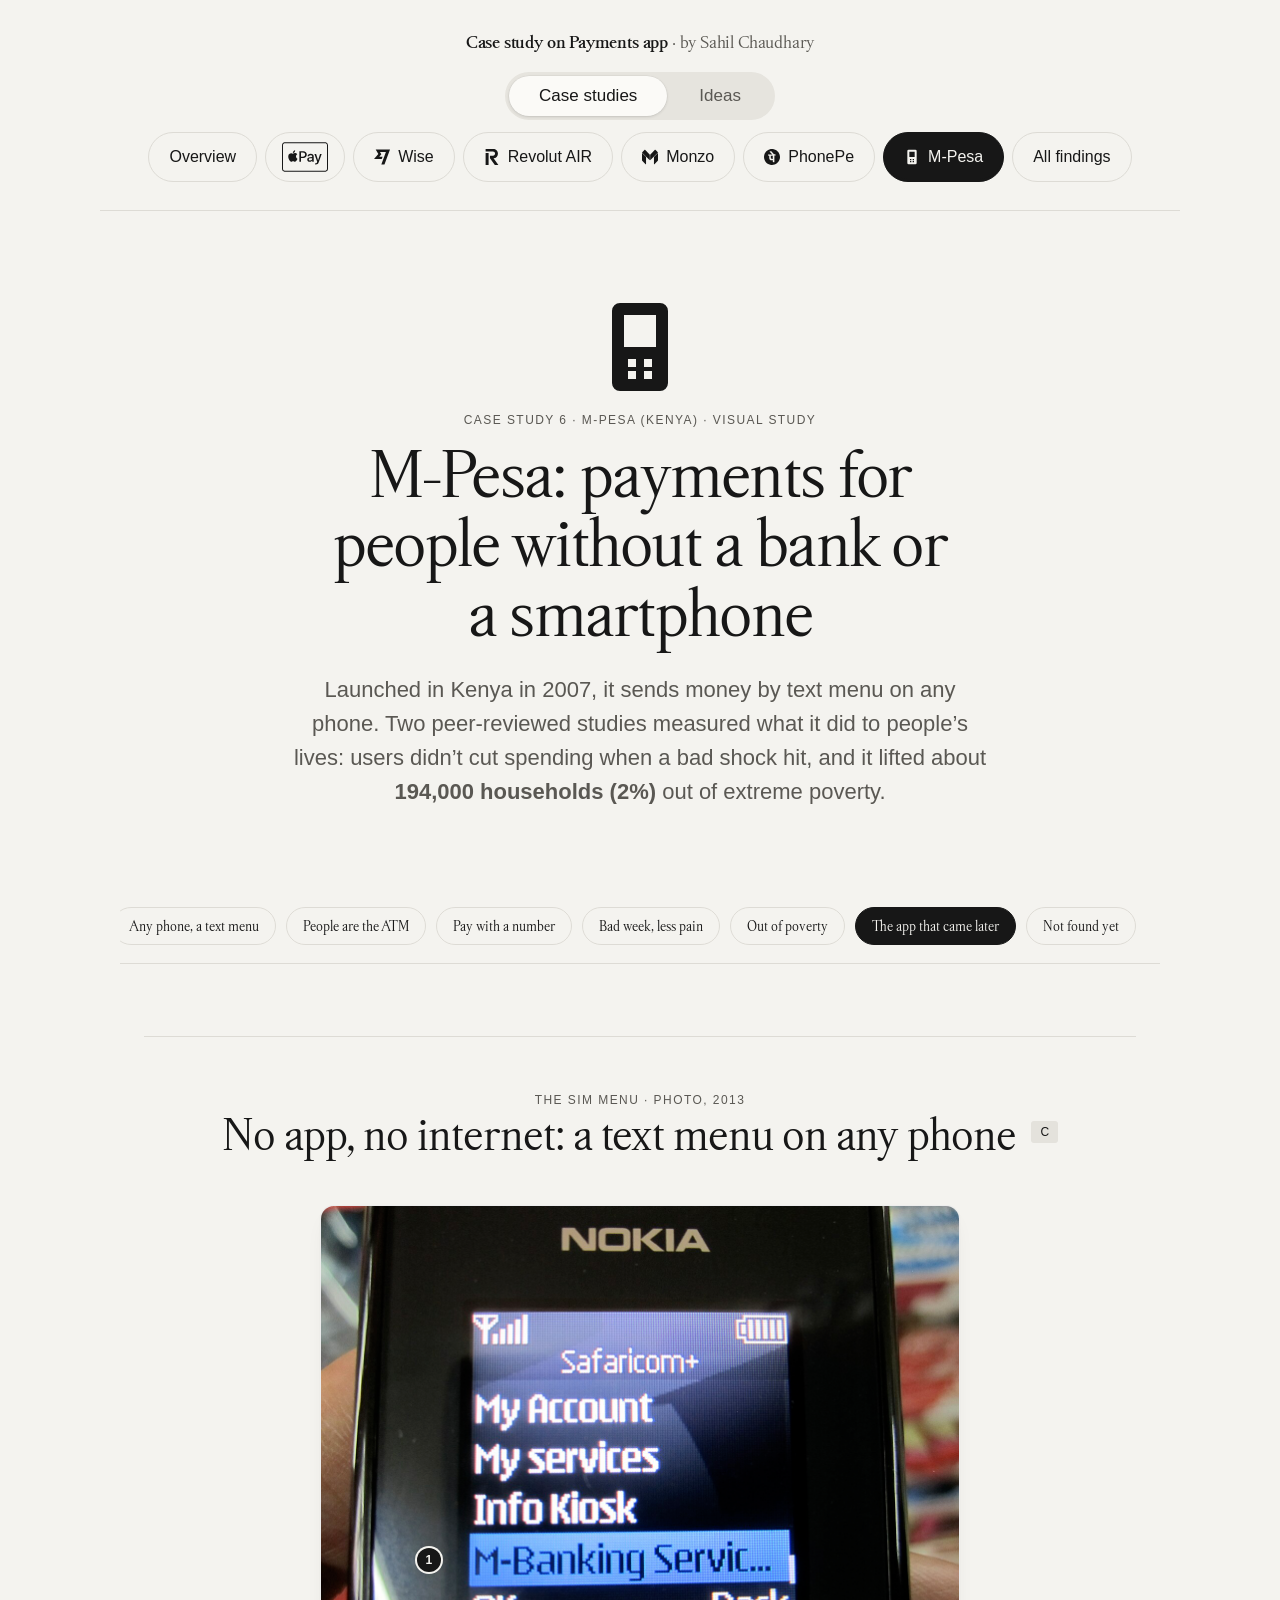
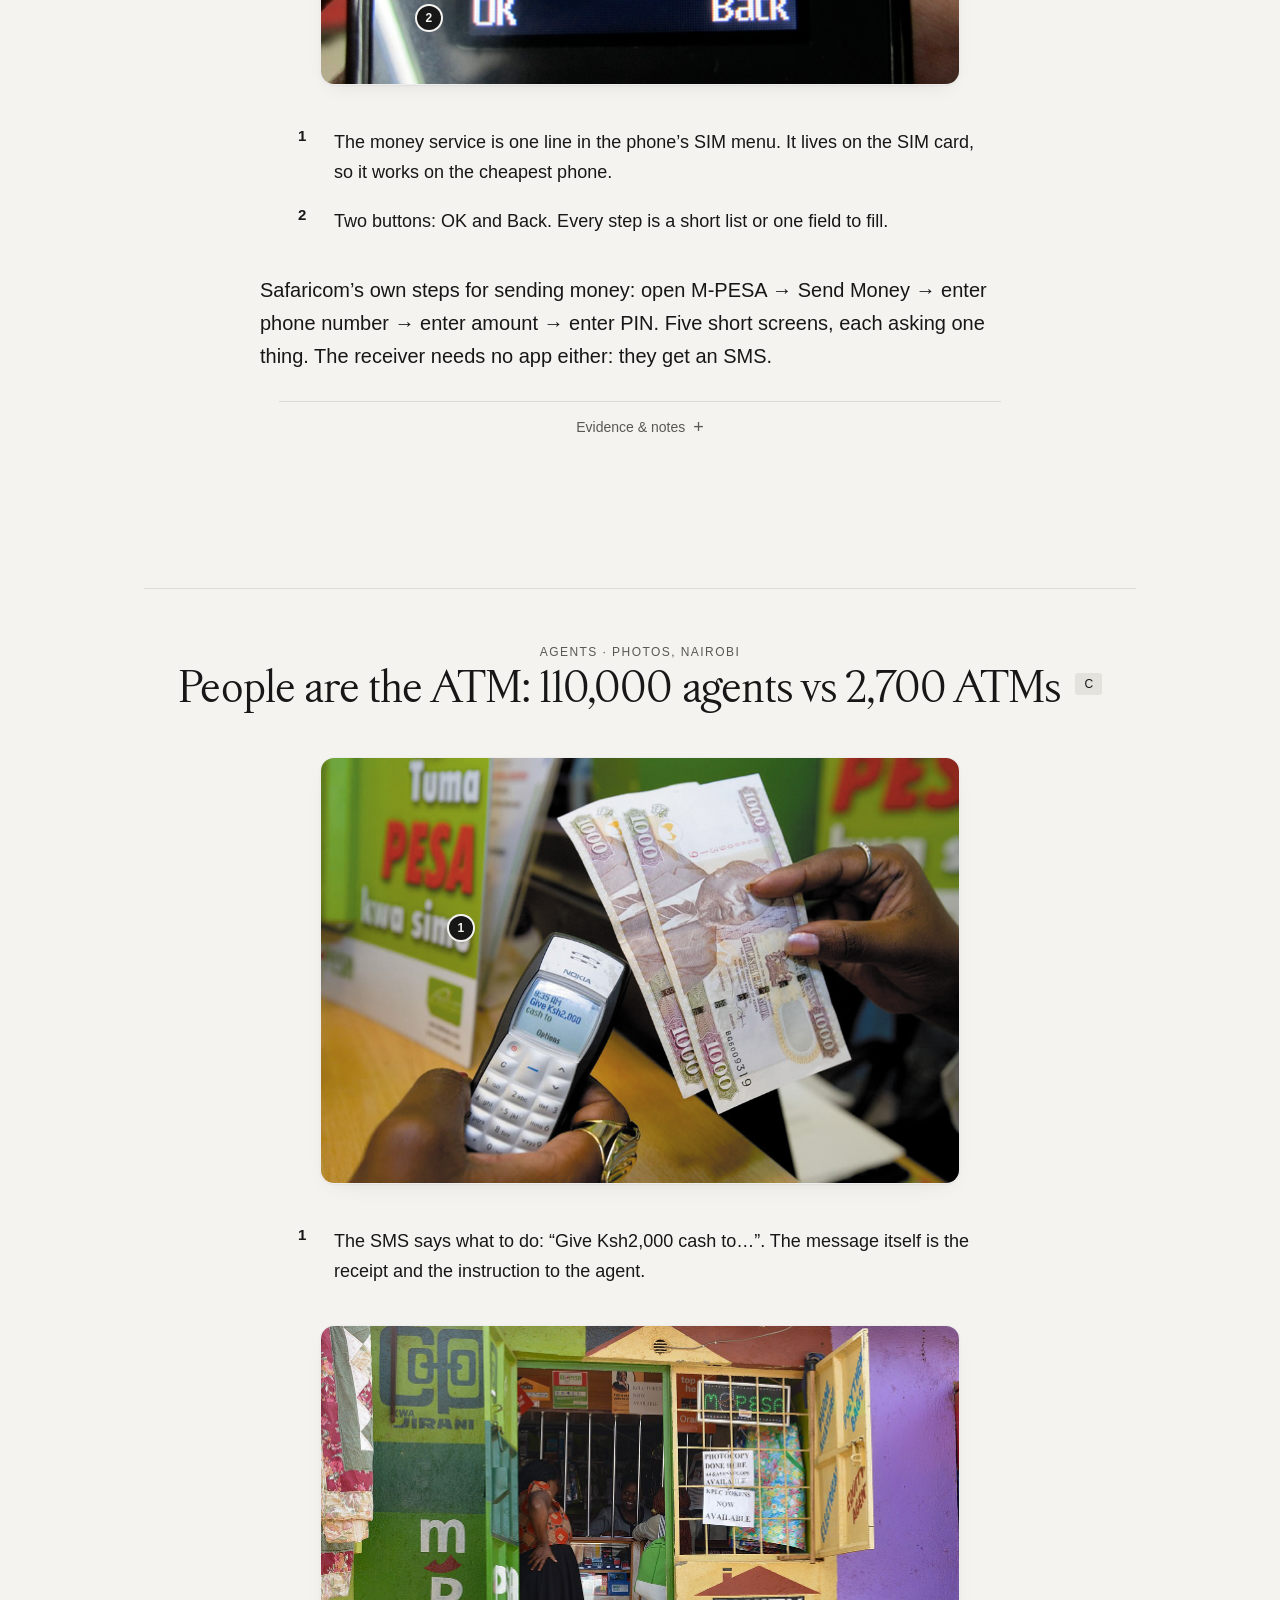
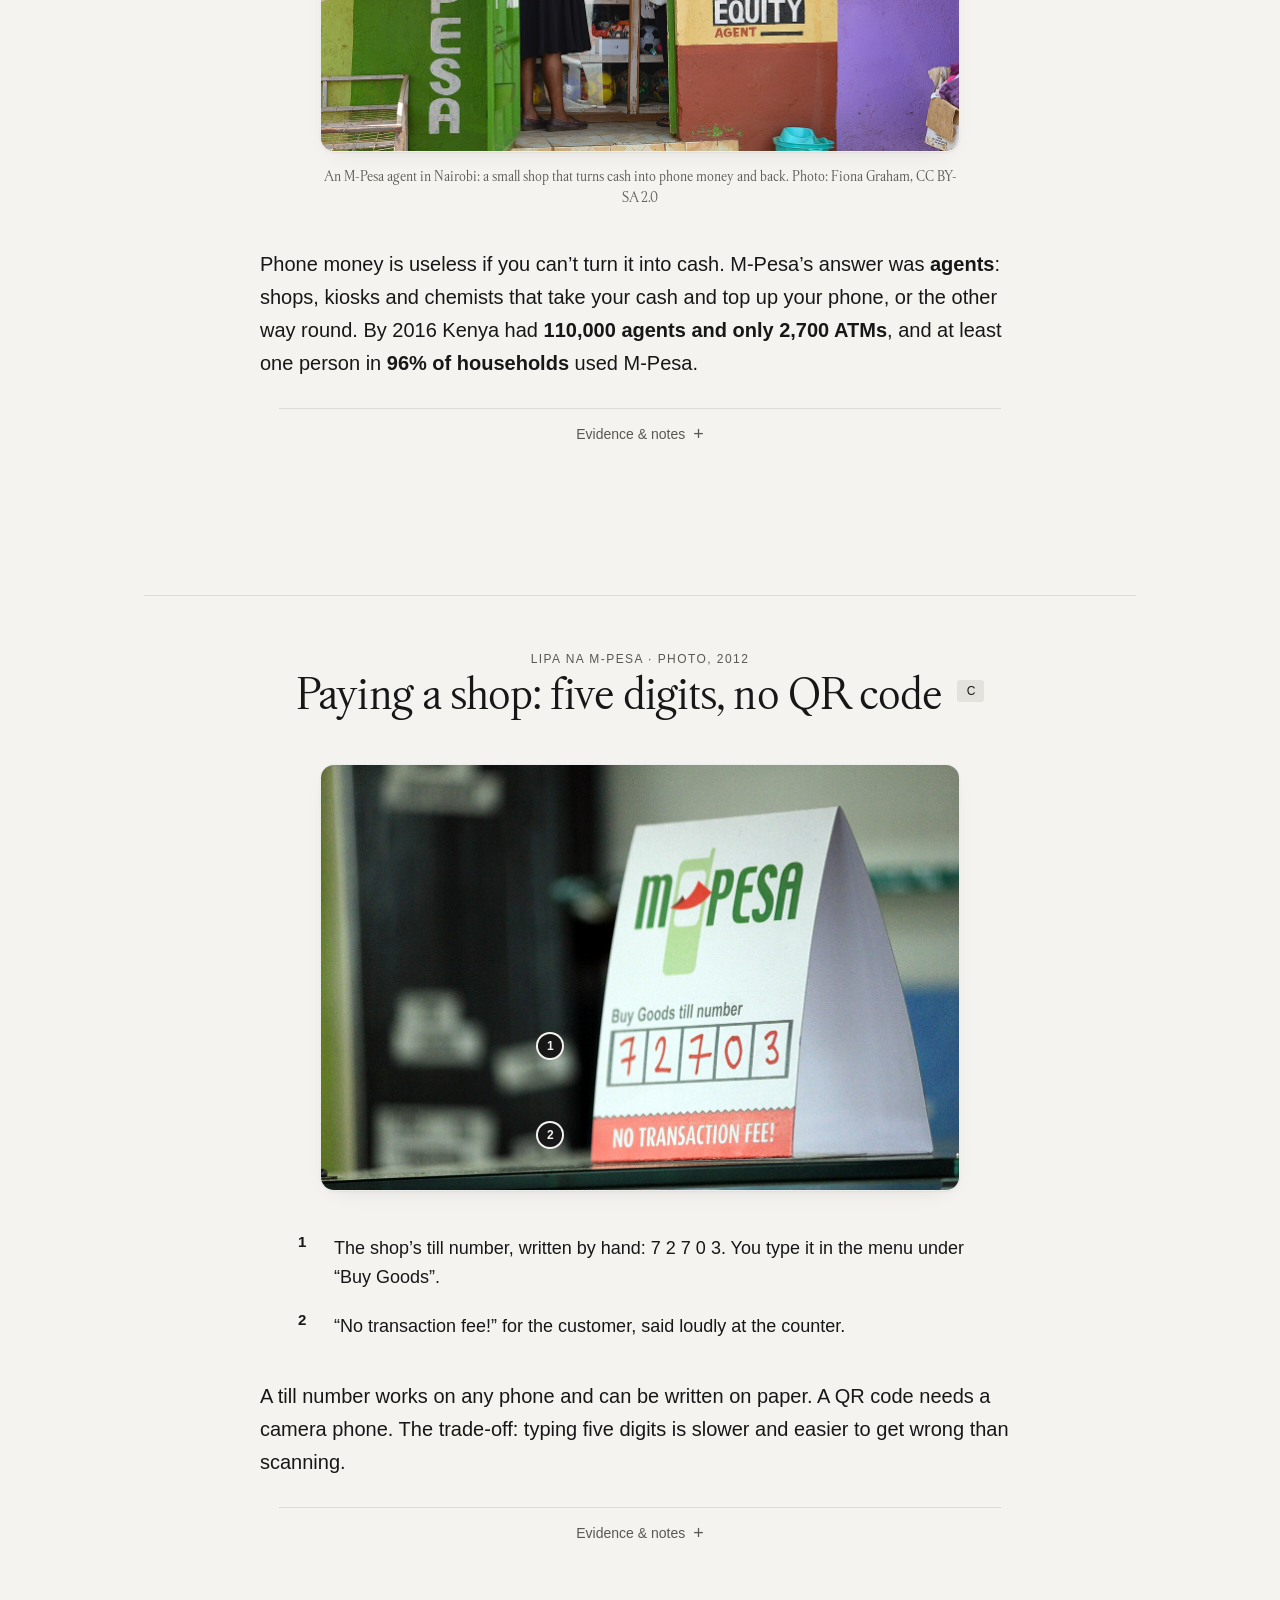
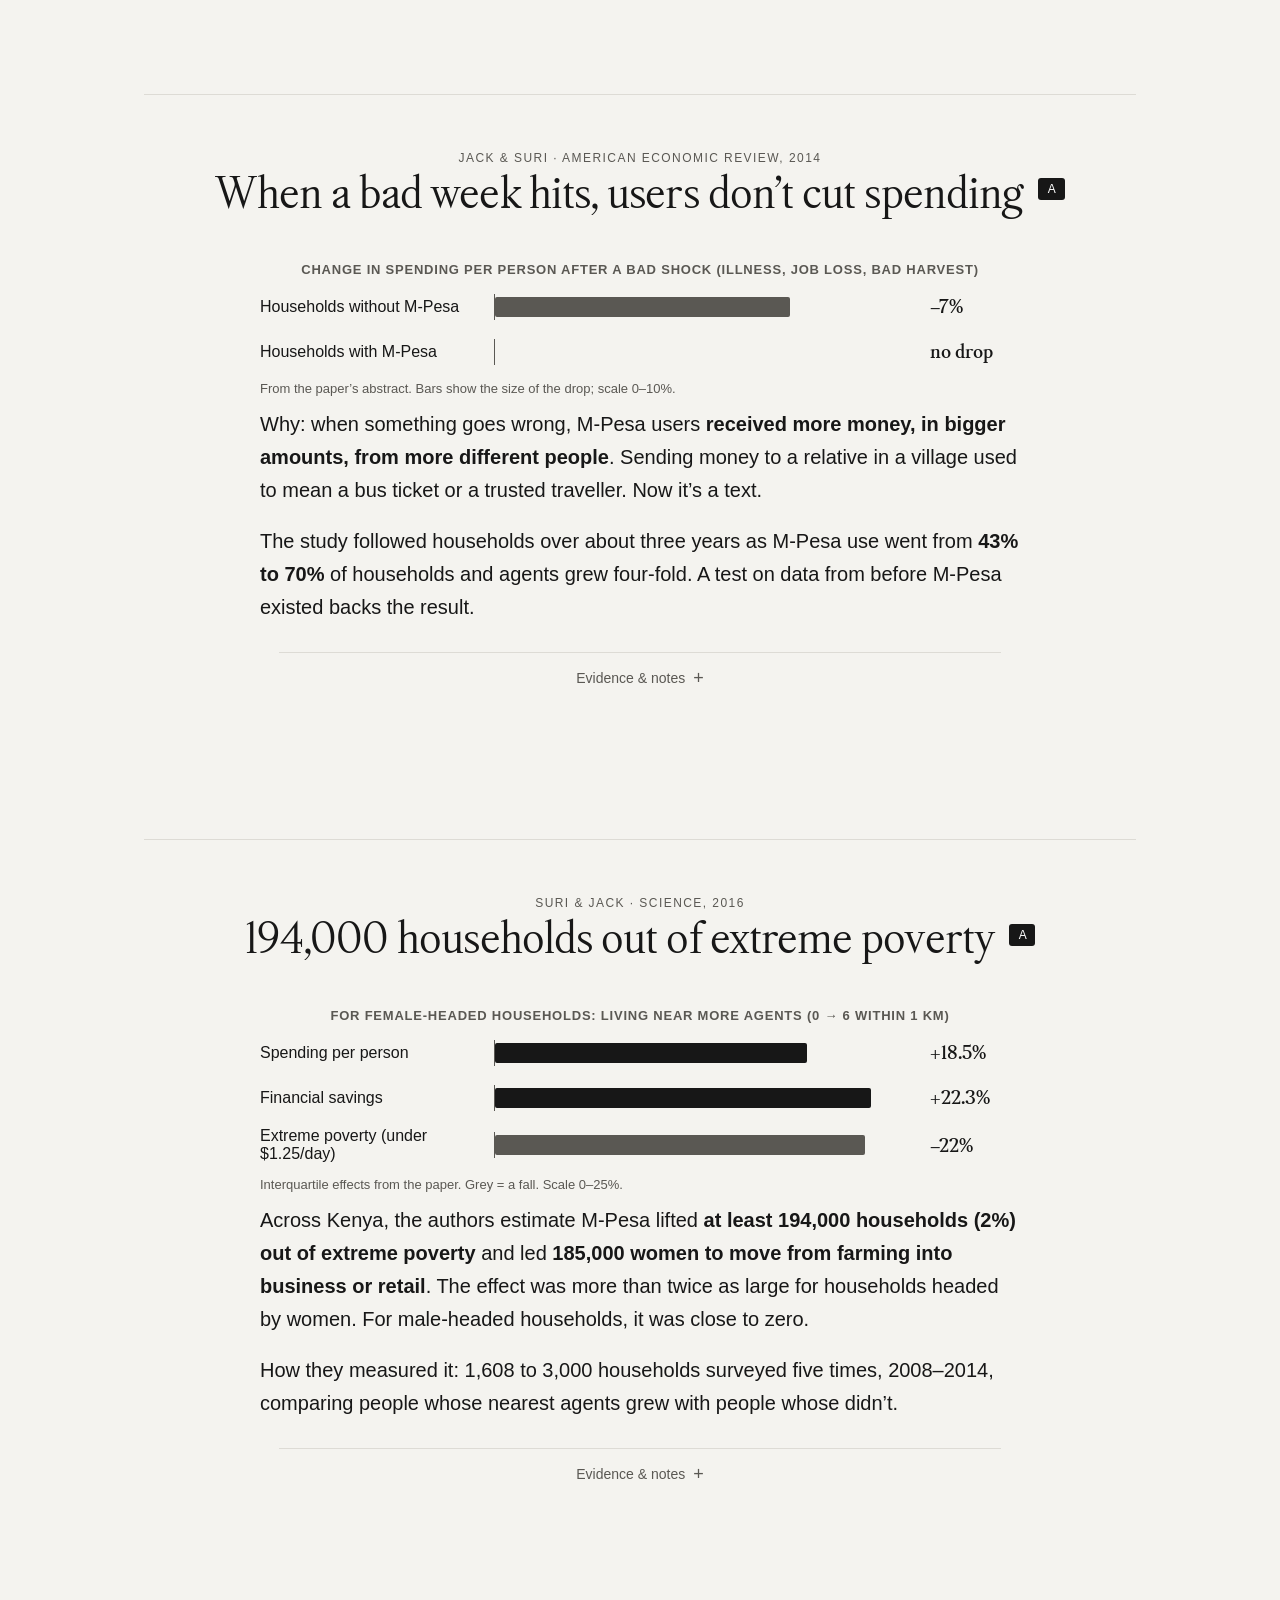
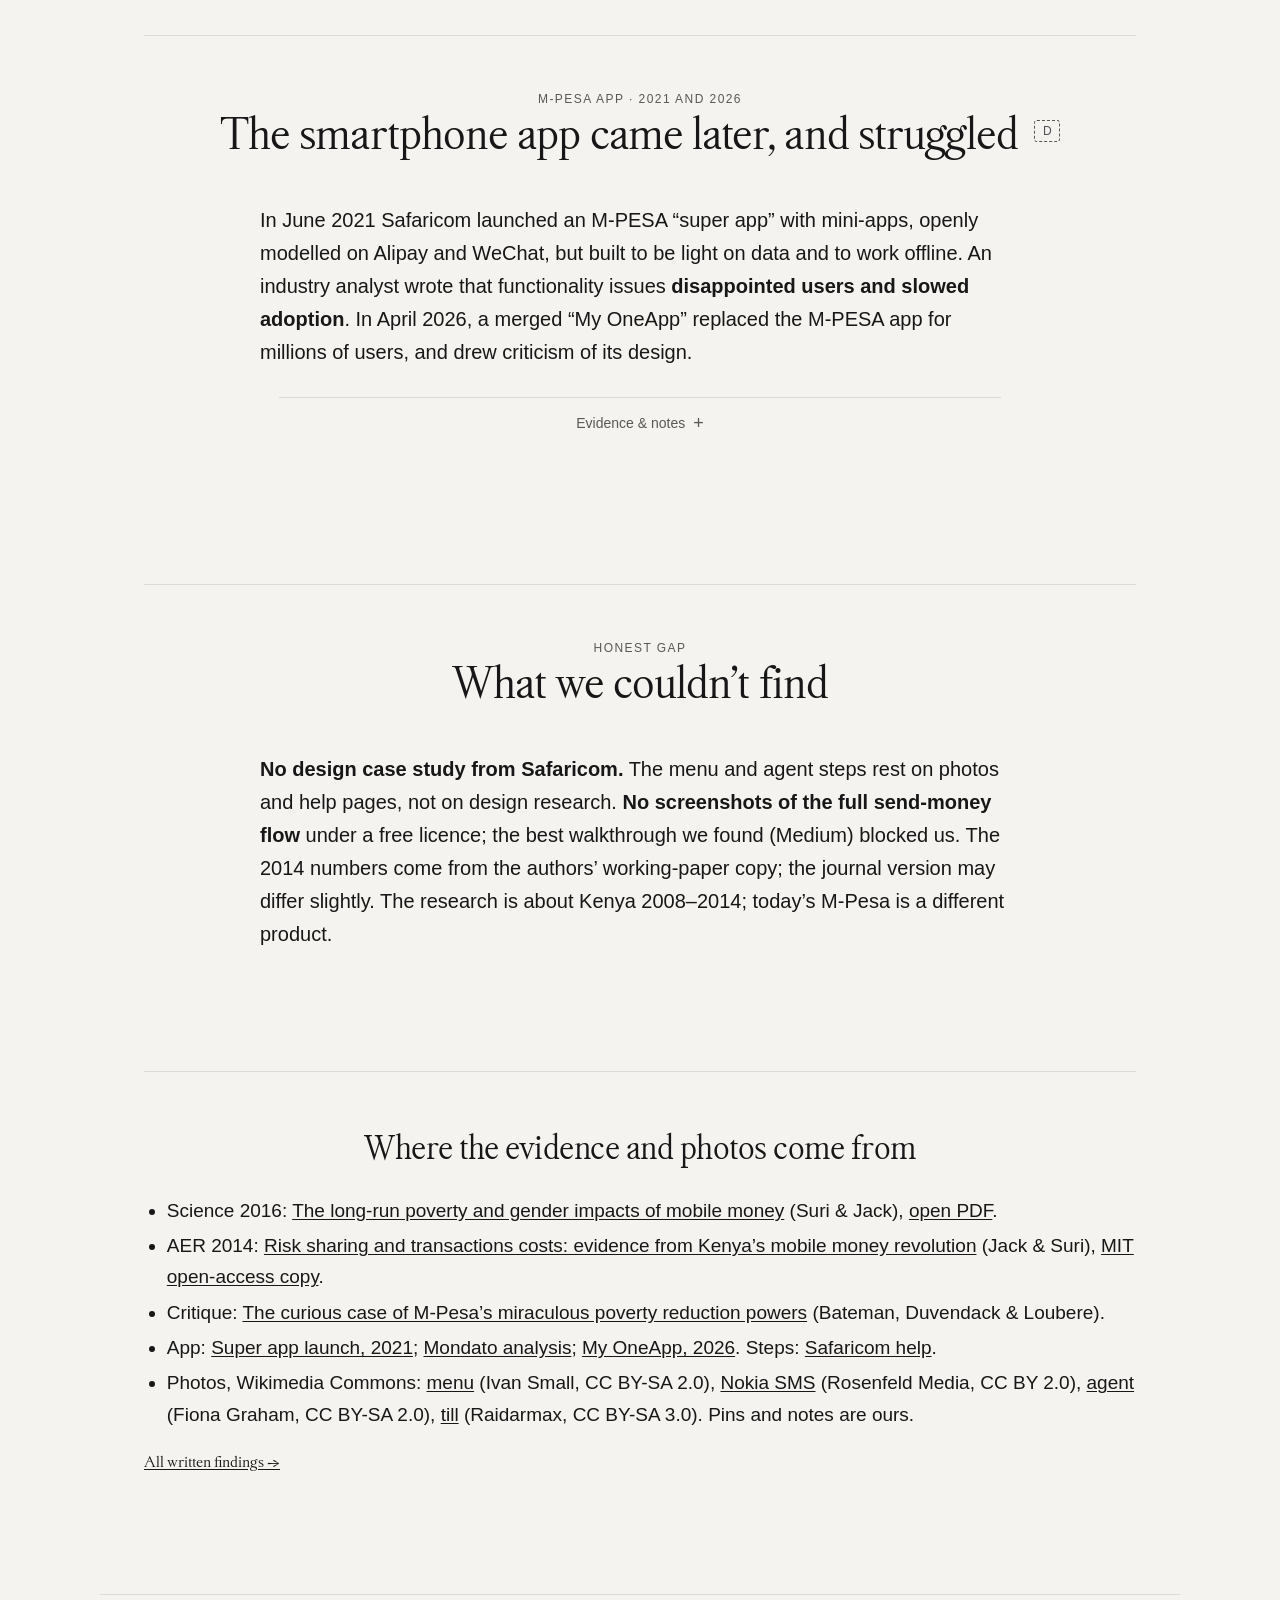
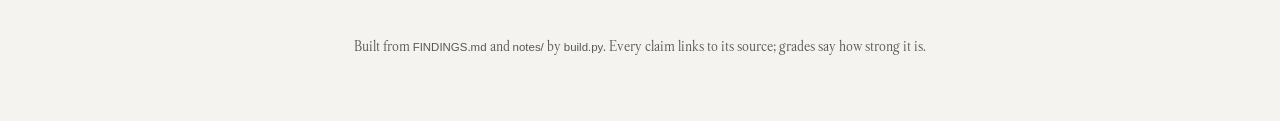
<file: mpesa.html>
<!doctype html>
<html lang="en"><head><meta charset="utf-8">
<meta name="viewport" content="width=device-width,initial-scale=1">
<title>M-Pesa</title>
<link rel="stylesheet" href="style.css?v=23">
</head><body>
<header class="top"><a class="mark" href="index.html">Case study on Payments app<span> · by Sahil Chaudhary</span></a></header>
<nav class="tabs" aria-label="Sections"><div class="seg" role="tablist"><a role="tab" data-g="cases" href="index.html" aria-selected="true">Case studies</a><a role="tab" data-g="ideas" href="idea-001.html" aria-selected="false">Ideas</a></div>
<div class="pills" data-g="cases"><a class="pill" href="index.html">Overview</a><a class="pill" href="apple-pay.html"><svg class="lg ap-pill" width="46" height="46" viewBox="0 0 24 24" fill="currentColor" role="img" aria-label="Apple Pay"><path d="M2.15 4.318a42.16 42.16 0 0 0-.454.003c-.15.005-.303.013-.452.04a1.44 1.44 0 0 0-1.06.772c-.07.138-.114.278-.14.43-.028.148-.037.3-.04.45A10.2 10.2 0 0 0 0 6.222v11.557c0 .07.002.138.003.207.004.15.013.303.04.452.027.15.072.291.142.429a1.436 1.436 0 0 0 .63.63c.138.07.278.115.43.142.148.027.3.036.45.04l.208.003h20.194l.207-.003c.15-.004.303-.013.452-.04.15-.027.291-.071.428-.141a1.432 1.432 0 0 0 .631-.631c.07-.138.115-.278.141-.43.027-.148.036-.3.04-.45.002-.07.003-.138.003-.208l.001-.246V6.221c0-.07-.002-.138-.004-.207a2.995 2.995 0 0 0-.04-.452 1.446 1.446 0 0 0-1.2-1.201 3.022 3.022 0 0 0-.452-.04 10.448 10.448 0 0 0-.453-.003zm0 .512h19.942c.066 0 .131.002.197.003.115.004.25.01.375.032.109.02.2.05.287.094a.927.927 0 0 1 .407.407.997.997 0 0 1 .094.288c.022.123.028.258.031.374.002.065.003.13.003.197v11.552c0 .065 0 .13-.003.196-.003.115-.009.25-.032.375a.927.927 0 0 1-.5.693 1.002 1.002 0 0 1-.286.094 2.598 2.598 0 0 1-.373.032l-.2.003H1.906c-.066 0-.133-.002-.196-.003a2.61 2.61 0 0 1-.375-.032c-.109-.02-.2-.05-.288-.094a.918.918 0 0 1-.406-.407 1.006 1.006 0 0 1-.094-.288 2.531 2.531 0 0 1-.032-.373 9.588 9.588 0 0 1-.002-.197V6.224c0-.065 0-.131.002-.197.004-.114.01-.248.032-.375.02-.108.05-.199.094-.287a.925.925 0 0 1 .407-.406 1.03 1.03 0 0 1 .287-.094c.125-.022.26-.029.375-.032.065-.002.131-.002.196-.003zm4.71 3.7c-.3.016-.668.199-.88.456-.191.22-.36.58-.316.918.338.03.675-.169.888-.418.205-.258.345-.603.308-.955zm2.207.42v5.493h.852v-1.877h1.18c1.078 0 1.835-.739 1.835-1.812 0-1.07-.742-1.805-1.808-1.805zm.852.719h.982c.739 0 1.161.396 1.161 1.089 0 .692-.422 1.092-1.164 1.092h-.979zm-3.154.3c-.45.01-.83.28-1.05.28-.235 0-.593-.264-.981-.257a1.446 1.446 0 0 0-1.23.747c-.527.908-.139 2.255.374 2.995.249.366.549.769.944.754.373-.014.52-.242.973-.242.454 0 .586.242.98.235.41-.007.667-.366.915-.733.286-.417.403-.82.41-.841-.007-.008-.79-.308-.797-1.209-.008-.754.615-1.113.644-1.135-.352-.52-.9-.578-1.09-.593a1.123 1.123 0 0 0-.092-.002zm8.204.397c-.99 0-1.606.533-1.652 1.256h.777c.072-.358.369-.586.845-.586.502 0 .803.266.803.711v.309l-1.097.064c-.951.054-1.488.484-1.488 1.184 0 .72.548 1.207 1.332 1.207.526 0 1.032-.281 1.264-.727h.019v.659h.788v-2.76c0-.803-.62-1.317-1.591-1.317zm1.94.072l1.446 4.009c0 .003-.073.24-.073.247-.125.41-.33.571-.711.571-.069 0-.206 0-.267-.015v.666c.06.011.267.019.335.019.83 0 1.226-.312 1.568-1.283l1.5-4.214h-.868l-1.012 3.259h-.015l-1.013-3.26zm-1.167 2.189v.316c0 .521-.45.917-1.024.917-.442 0-.731-.228-.731-.579 0-.342.278-.56.769-.593z"/></svg><span class=sr>Apple Pay</span></a><a class="pill" href="wise.html"><svg class="lg" width="16" height="16" viewBox="0 0 24 24" fill="currentColor" role="img" aria-label="Wise"><path d="M6.488 7.469 0 15.05h11.585l1.301-3.576H7.922l3.033-3.507.01-.092L8.993 4.48h8.873l-6.878 18.925h4.706L24 .595H2.543l3.945 6.874Z"/></svg>Wise</a><a class="pill" href="revolut-air.html"><svg class="lg" width="16" height="16" viewBox="0 0 24 24" fill="currentColor" role="img" aria-label="Revolut"><path d="M20.9133 6.9566C20.9133 3.1208 17.7898 0 13.9503 0H2.424v3.8605h10.9782c1.7376 0 3.177 1.3651 3.2087 3.043.016.84-.2994 1.633-.8878 2.2324-.5886.5998-1.375.9303-2.2144.9303H9.2322a.2756.2756 0 0 0-.2755.2752v3.431c0 .0585.018.1142.052.1612L16.2646 24h5.3114l-7.2727-10.094c3.6625-.1838 6.61-3.2612 6.61-6.9494zM6.8943 5.9229H2.424V24h4.4704z"/></svg>Revolut AIR</a><a class="pill" href="monzo.html"><svg class="lg" width="16" height="16" viewBox="0 0 24 24" fill="currentColor" role="img" aria-label="Monzo"><path d="M4.244 1.174a.443.443 0 00-.271.13l-3.97 3.97-.001.001c3.884 3.882 8.093 8.092 11.748 11.748v-8.57L4.602 1.305a.443.443 0 00-.358-.131zm15.483 0a.443.443 0 00-.329.13L12.25 8.456v8.568L24 5.275c-1.316-1.322-2.647-2.648-3.97-3.97a.443.443 0 00-.301-.131zM0 5.979l.002 10.955c0 .294.118.577.326.785l4.973 4.976c.28.282.76.083.758-.314V12.037zm23.998.003l-6.06 6.061v10.338c-.004.399.48.6.76.314l4.974-4.976c.208-.208.326-.49.326-.785z"/></svg>Monzo</a><a class="pill" href="phonepe.html"><svg class="lg" width="16" height="16" viewBox="0 0 24 24" fill="currentColor" role="img" aria-label="PhonePe"><path d="M10.206 9.941h2.949v4.692c-.402.201-.938.268-1.34.268-1.072 0-1.609-.536-1.609-1.743V9.941zm13.47 4.816c-1.523 6.449-7.985 10.442-14.433 8.919C2.794 22.154-1.199 15.691.324 9.243 1.847 2.794 8.309-1.199 14.757.324c6.449 1.523 10.442 7.985 8.919 14.433zm-6.231-5.888a.887.887 0 0 0-.871-.871h-1.609l-3.686-4.222c-.335-.402-.871-.536-1.407-.402l-1.274.401c-.201.067-.268.335-.134.469l4.021 3.82H6.386c-.201 0-.335.134-.335.335v.67c0 .469.402.871.871.871h.938v3.217c0 2.413 1.273 3.82 3.418 3.82.67 0 1.206-.067 1.877-.335v2.145c0 .603.469 1.072 1.072 1.072h.938a.432.432 0 0 0 .402-.402V9.874h1.542c.201 0 .335-.134.335-.335v-.67z"/></svg>PhonePe</a><a class="pill" href="mpesa.html" aria-current=page><svg class="lg" width="16" height="16" viewBox="0 0 24 24" fill="currentColor" role="img" aria-label="Feature phone"><path fill-rule="evenodd" d="M7 1h10a2 2 0 0 1 2 2v18a2 2 0 0 1-2 2H7a2 2 0 0 1-2-2V3a2 2 0 0 1 2-2zm1 3v8h8V4H8zm1 11h2v2H9v-2zm4 0h2v2h-2v-2zm-4 3h2v2H9v-2zm4 0h2v2h-2v-2z"/></svg>M-Pesa</a><a class="pill" href="findings.html">All findings</a></div><div class="pills" data-g="ideas" hidden><a class="pill" href="idea-001.html">New QR Concept</a><a class="pill" href="idea-002.html">Semi GenUI Concept</a><a class="pill" href="idea-003.html">Pending Concept</a></div></nav>

<main data-rv><style>
.shot.wide.mp-ph { max-width: 640px; }
.mp-bars { max-width: 760px; margin: 0 auto; display: grid; gap: 14px; }
.mp-bars figcaption { font: 700 13px var(--mono); letter-spacing: .06em; text-transform: uppercase; color: var(--ink-2); }
.mp-row { display: grid; grid-template-columns: 220px 1fr 90px; gap: 14px; align-items: center; font: 400 16px var(--serif); }
.mp-row .t { position: relative; height: 26px; border-left: 1px solid var(--ink-2); }
.mp-row .t i { position: absolute; top: 3px; bottom: 3px; background: var(--stamp); border-radius: 2px; }
.mp-row .t i.neg { background: var(--ink-2); }
.mp-row b { font: 700 20px var(--sans); color: var(--stamp); }
.mp-row b.neg { color: var(--ink); }
.mp-bars .note { font: 400 13px var(--mono); color: var(--ink-2); margin: 0; }
@media (max-width: 700px) { .mp-row { grid-template-columns: 1fr 70px; } .mp-row .t { grid-column: 1 / -1; grid-row: 2; } }
</style><section class="head"><svg class="lg head-lg" width="96" height="96" viewBox="0 0 24 24" fill="currentColor" role="img" aria-label="Feature phone"><path fill-rule="evenodd" d="M7 1h10a2 2 0 0 1 2 2v18a2 2 0 0 1-2 2H7a2 2 0 0 1-2-2V3a2 2 0 0 1 2-2zm1 3v8h8V4H8zm1 11h2v2H9v-2zm4 0h2v2h-2v-2zm-4 3h2v2H9v-2zm4 0h2v2h-2v-2z"/></svg><p class="kicker">Case study 6 · M-Pesa (Kenya) · visual study</p>
<h1>M-Pesa: payments for people without a bank or a smartphone</h1>
<p class="lede">Launched in Kenya in 2007, it sends money by text menu on any phone. Two peer-reviewed studies measured what it did to people’s lives: users didn’t cut spending when a bad shock hit, and it lifted about <b>194,000 households (2%)</b> out of extreme poverty.</p>
<dl class="legend">
<div><dt><span class="grade gA" title="Evidence grade A">A</span></dt><dd>Controlled test (A/B, holdback)</dd></div>
<div><dt><span class="grade gB" title="Evidence grade B">B</span></dt><dd>Insider number, no method given</dd></div>
<div><dt><span class="grade gC" title="Evidence grade C">C</span></dt><dd>Expert analysis, no data</dd></div>
<div><dt><span class="grade gD" title="Evidence grade D">D</span></dt><dd>Dated, news or unverifiable</dd></div>
</dl>
<ol class="journey"><li><a href="#s1"><span class="num">1</span>Any phone, a text menu</a></li><li><a href="#s2"><span class="num">2</span>People are the ATM</a></li><li><a href="#s3"><span class="num">3</span>Pay with a number</a></li><li><a href="#s4"><span class="num">4</span>Bad week, less pain</a></li><li><a href="#s5"><span class="num">5</span>Out of poverty</a></li><li><a href="#s6"><span class="num">6</span>The app that came later</a></li><li><a href="#s7"><span class="num">7</span>Not found yet</a></li></ol></section><section class="step" id="s1">
<header class="step-h"><span class="num big">1</span><div><p class="kicker">The SIM menu · photo, 2013</p>
<h2>No app, no internet: a text menu on any phone <span class="grade gC" title="Evidence grade C">C</span></h2></div></header>

<figure class="shot wide mp-ph"><div class="frame"><img src="assets/mpesa/menu-feature-phone.jpg" alt="Nokia feature phone showing the Safaricom menu: My Account, My services, Info Kiosk, M-Banking Services" loading="lazy"><span class="pin" style="top:74%;left:17%">1</span><span class="pin" style="top:86%;left:17%">2</span></div></figure>
<ol class="pinnotes"><li><span class="num">1</span><div>The money service is one line in the phone’s SIM menu. It lives on the SIM card, so it works on the cheapest phone.</div></li><li><span class="num">2</span><div>Two buttons: OK and Back. Every step is a short list or one field to fill.</div></li></ol>
<div class="txt"><p>Safaricom’s own steps for sending money: open M-PESA → Send Money → enter phone number → enter amount → enter PIN. Five short screens, each asking one thing. The receiver needs no app either: they get an SMS.</p>
<p><span class="our">our note</span> This is the same principle as Monzo’s sign-up (step 1 there) taken to the extreme: the less the person has (phone, data, bank), the fewer things the flow can ask of them.</p></div>
<p class="ev"><b>Evidence</b> Photo by Ivan Small (CC BY-SA 2.0); steps from Safaricom’s help page. No Safaricom design write-up found (C). <a href="https://safaricom.co.ke/main-mpesa/m-pesa-services/transactions">Safaricom, Using M-PESA</a></p></section><section class="step" id="s2">
<header class="step-h"><span class="num big">2</span><div><p class="kicker">Agents · photos, Nairobi</p>
<h2>People are the ATM: 110,000 agents vs 2,700 ATMs <span class="grade gC" title="Evidence grade C">C</span></h2></div></header>

<figure class="shot wide mp-ph"><div class="frame"><img src="assets/mpesa/nokia-1100.jpg" alt="A hand holds a Nokia 1100 showing an M-Pesa SMS, next to Kenyan shilling notes at an agent counter" loading="lazy"><span class="pin" style="top:40%;left:22%">1</span></div></figure>
<ol class="pinnotes"><li><span class="num">1</span><div>The SMS says what to do: “Give Ksh2,000 cash to…”. The message itself is the receipt and the instruction to the agent.</div></li></ol>
<figure class="shot wide mp-ph"><div class="frame"><img src="assets/mpesa/agent-nairobi.jpg" alt="Small shop in Nairobi painted green with M-PESA and Equity agent signs" loading="lazy"></div><figcaption>An M-Pesa agent in Nairobi: a small shop that turns cash into phone money and back. Photo: Fiona Graham, CC BY-SA 2.0</figcaption></figure>
<div class="txt"><p>Phone money is useless if you can’t turn it into cash. M-Pesa’s answer was <b>agents</b>: shops, kiosks and chemists that take your cash and top up your phone, or the other way round. By 2016 Kenya had <b>110,000 agents and only 2,700 ATMs</b>, and at least one person in <b>96% of households</b> used M-Pesa.</p>
<p><span class="our">our note</span> The design here isn’t a screen, it’s a network of people. The research below measures M-Pesa by how close you live to an agent, not by app use.</p></div>
<p class="ev"><b>Evidence</b> Numbers from the Science paper’s introduction (A). Photos CC BY-SA / CC BY. <a href="https://www.science.org/doi/10.1126/science.aah5309">Suri &amp; Jack, Science, 9 Dec 2016</a></p></section><section class="step" id="s3">
<header class="step-h"><span class="num big">3</span><div><p class="kicker">Lipa na M-Pesa · photo, 2012</p>
<h2>Paying a shop: five digits, no QR code <span class="grade gC" title="Evidence grade C">C</span></h2></div></header>

<figure class="shot wide mp-ph"><div class="frame"><img src="assets/mpesa/till.jpg" alt="Counter sign: M-PESA, Buy Goods till number 72703, NO TRANSACTION FEE!" loading="lazy"><span class="pin" style="top:66%;left:36%">1</span><span class="pin" style="top:87%;left:36%">2</span></div></figure>
<ol class="pinnotes"><li><span class="num">1</span><div>The shop’s till number, written by hand: 7 2 7 0 3. You type it in the menu under “Buy Goods”.</div></li><li><span class="num">2</span><div>“No transaction fee!” for the customer, said loudly at the counter.</div></li></ol>
<div class="txt"><p>A till number works on any phone and can be written on paper. A QR code needs a camera phone. The trade-off: typing five digits is slower and easier to get wrong than scanning.</p>
<p><span class="our">our note</span> Compare with PhonePe (step 1), which moved the scanner under your thumb, and our Idea 001. India chose the camera; Kenya started with the keypad. Each fits the phones people actually had.</p></div>
<p class="ev"><b>Evidence</b> Photo by Raidarmax, CC BY-SA 3.0. Describes the design, no data (C). <a href="https://commons.wikimedia.org/wiki/File:An_M-Pesa_Payment_Till.JPG">Wikimedia Commons</a></p></section><section class="step" id="s4">
<header class="step-h"><span class="num big">4</span><div><p class="kicker">Jack &amp; Suri · American Economic Review, 2014</p>
<h2>When a bad week hits, users don’t cut spending <span class="grade gA" title="Evidence grade A">A</span></h2></div></header>

<figure class="mp-bars"><figcaption>Change in spending per person after a bad shock (illness, job loss, bad harvest)</figcaption><div class="mp-row"><span>Households without M-Pesa</span><span class="t"><i class="neg" style="left:0;width:70.0%"></i></span><b class="neg">−7%</b></div><div class="mp-row"><span>Households with M-Pesa</span><span class="t"></span><b class="">no drop</b></div><p class="note">From the paper’s abstract. Bars show the size of the drop; scale 0–10%.</p></figure>
<div class="txt"><p>Why: when something goes wrong, M-Pesa users <b>received more money, in bigger amounts, from more different people</b>. Sending money to a relative in a village used to mean a bus ticket or a trusted traveller. Now it’s a text.</p>
<p>The study followed households over about three years as M-Pesa use went from <b>43% to 70%</b> of households and agents grew four-fold. A test on data from before M-Pesa existed backs the result.</p>
<p><span class="our">our note</span> This is the most human result in the whole site: the value of a payment app isn’t speed at the counter, it’s that your family can reach you in a bad week.</p></div>
<p class="ev"><b>Evidence</b> Peer-reviewed, panel data the authors collected, with a falsification test (A). Numbers from the working-paper version. <a href="https://www.aeaweb.org/articles?id=10.1257/aer.104.1.183">Jack &amp; Suri, AER 104(1), 2014</a></p></section><section class="step" id="s5">
<header class="step-h"><span class="num big">5</span><div><p class="kicker">Suri &amp; Jack · Science, 2016</p>
<h2>194,000 households out of extreme poverty <span class="grade gA" title="Evidence grade A">A</span></h2></div></header>

<figure class="mp-bars"><figcaption>For female-headed households: living near more agents (0 → 6 within 1 km)</figcaption><div class="mp-row"><span>Spending per person</span><span class="t"><i class="" style="left:0;width:74.0%"></i></span><b class="">+18.5%</b></div><div class="mp-row"><span>Financial savings</span><span class="t"><i class="" style="left:0;width:89.2%"></i></span><b class="">+22.3%</b></div><div class="mp-row"><span>Extreme poverty (under $1.25/day)</span><span class="t"><i class="neg" style="left:0;width:88.0%"></i></span><b class="neg">−22%</b></div><p class="note">Interquartile effects from the paper. Grey = a fall. Scale 0–25%.</p></figure>
<div class="txt"><p>Across Kenya, the authors estimate M-Pesa lifted <b>at least 194,000 households (2%) out of extreme poverty</b> and led <b>185,000 women to move from farming into business or retail</b>. The effect was more than twice as large for households headed by women. For male-headed households, it was close to zero.</p>
<p>How they measured it: 1,608 to 3,000 households surveyed five times, 2008–2014, comparing people whose nearest agents grew with people whose didn’t.</p>
<p><span class="our">our note</span> Not settled. Critics (Bateman, Duvendack &amp; Loubere, 2019) argue there’s no real control group, so the effect can’t be pinned on M-Pesa alone. The study also lost 35% of households over six years. We keep the grade at A for method and publication, with that caveat.</p></div>
<p class="ev"><b>Evidence</b> Peer-reviewed in Science; natural experiment, not a randomised trial; disputed (A, contested). <a href="https://www.science.org/doi/10.1126/science.aah5309">Suri &amp; Jack, Science 354(6317), 2016</a></p></section><section class="step" id="s6">
<header class="step-h"><span class="num big">6</span><div><p class="kicker">M-PESA app · 2021 and 2026</p>
<h2>The smartphone app came later, and struggled <span class="grade gD" title="Evidence grade D">D</span></h2></div></header>

<div class="txt"><p>In June 2021 Safaricom launched an M-PESA “super app” with mini-apps, openly modelled on Alipay and WeChat, but built to be light on data and to work offline. An industry analyst wrote that functionality issues <b>disappointed users and slowed adoption</b>. In April 2026, a merged “My OneApp” replaced the M-PESA app for millions of users, and drew criticism of its design.</p>
<p><span class="our">our note</span> The same lesson as PhonePe (step 3) and Monzo (step 6): a payment habit is hard to move. M-Pesa’s strength was a menu that never changed for years.</p></div>
<p class="ev"><b>Evidence</b> News and analyst commentary only, no data from Safaricom (D). <a href="https://blog.mondato.com/from-mobile-money-powerhouse-to-super-app-the-case-of-m-pesa/">Mondato; The Star, 2021 and 2026</a></p></section><section class="step" id="s7">
<header class="step-h"><span class="num big">7</span><div><p class="kicker">Honest gap</p>
<h2>What we couldn’t find </h2></div></header>

<div class="txt"><p><b>No design case study from Safaricom.</b> The menu and agent steps rest on photos and help pages, not on design research. <b>No screenshots of the full send-money flow</b> under a free licence; the best walkthrough we found (Medium) blocked us. The 2014 numbers come from the authors’ working-paper copy; the journal version may differ slightly. The research is about Kenya 2008–2014; today’s M-Pesa is a different product.</p></div></section><section class="sources"><h2 class="sec">Where the evidence and photos come from</h2><ul>
<li>Science 2016: <a href="https://www.science.org/doi/10.1126/science.aah5309">The long-run poverty and gender impacts of mobile money</a> (Suri &amp; Jack), <a href="https://www.findevgateway.org/sites/default/files/publications/files/new_jack_and_suri_paper_1.pdf">open PDF</a>.</li>
<li>AER 2014: <a href="https://www.aeaweb.org/articles?id=10.1257/aer.104.1.183">Risk sharing and transactions costs: evidence from Kenya’s mobile money revolution</a> (Jack &amp; Suri), <a href="https://dspace.mit.edu/handle/1721.1/88137">MIT open-access copy</a>.</li>
<li>Critique: <a href="https://developingeconomics.org/2019/06/14/the-curious-case-of-m-pesas-miraculous-poverty-reduction-powers/">The curious case of M-Pesa’s miraculous poverty reduction powers</a> (Bateman, Duvendack &amp; Loubere).</li>
<li>App: <a href="https://www.the-star.co.ke/news/2021-06-23-safaricom-launches-m-pesa-super-app-to-enhance-customers-experience">Super app launch, 2021</a>; <a href="https://blog.mondato.com/from-mobile-money-powerhouse-to-super-app-the-case-of-m-pesa/">Mondato analysis</a>; <a href="https://www.the-star.co.ke/news/2026-04-01-safaricom-unveils-ai-powered-my-oneapp-merging-m-pesa-and-mysafaricom-under-one-roof">My OneApp, 2026</a>. Steps: <a href="https://safaricom.co.ke/main-mpesa/m-pesa-services/transactions">Safaricom help</a>.</li>
<li>Photos, Wikimedia Commons: <a href="https://commons.wikimedia.org/wiki/File:M-Pesa_service_screen_on_a_feature_phone.jpg">menu</a> (Ivan Small, CC BY-SA 2.0), <a href="https://commons.wikimedia.org/wiki/File:M-Pesa_on_Nokia_1100_20120430.jpg">Nokia SMS</a> (Rosenfeld Media, CC BY 2.0), <a href="https://commons.wikimedia.org/wiki/File:M-PESA_mobile_money_and_Equity_agent,_Nairobi,_Kenya.jpg">agent</a> (Fiona Graham, CC BY-SA 2.0), <a href="https://commons.wikimedia.org/wiki/File:An_M-Pesa_Payment_Till.JPG">till</a> (Raidarmax, CC BY-SA 3.0). Pins and notes are ours.</li>
</ul><p class="more"><a href="findings.html">All written findings →</a></p></section></main>
<script>(()=>{
const m=document.querySelector('main[data-rv]'); if(!m) return;
/* progressive disclosure: evidence + our notes fold under each step */
m.querySelectorAll('.step').forEach(st=>{
  const items=[...st.querySelectorAll(':scope .ev, :scope .txt p')].filter(e=>e.classList.contains('ev')||e.querySelector('.our'));
  if(items.length){const d=document.createElement('details');d.className='why';
    d.innerHTML='<summary><span>Evidence &amp; notes</span></summary><div class="why-b"></div>';
    items.forEach(e=>d.lastElementChild.appendChild(e)); st.appendChild(d);}
  const pairs=[...st.querySelectorAll(':scope > .pair, :scope > .pair-h')];
  const cut=pairs.filter(e=>e.classList.contains('pair'))[2];
  if(cut){const rest=pairs.slice(pairs.indexOf(cut)-(cut.previousElementSibling?.classList.contains('pair-h')?1:0));
    const n=rest.filter(e=>e.classList.contains('pair')).length; const b=document.createElement('button');
    b.className='more-btn'; b.textContent='Show '+n+' more comparisons'; rest[0].before(b);
    rest.forEach(e=>e.hidden=true); b.onclick=()=>{rest.forEach(e=>{e.hidden=false;e.classList.add('in');}); b.remove();};}
});
/* sticky step rail with scrollspy */
const j=m.querySelector('.journey'); if(j){const h=m.querySelector('.head'); h.after(j); j.classList.add('rail');
  const links=[...j.querySelectorAll('a')]; const map=new Map(links.map(a=>[a.getAttribute('href').slice(1),a]));
  const spy=new IntersectionObserver(es=>es.forEach(e=>{if(e.isIntersecting){links.forEach(a=>a.removeAttribute('aria-current'));
    const a=map.get(e.target.id); if(a){a.setAttribute('aria-current','true'); j.scrollTo({left:a.offsetLeft-(j.clientWidth-a.offsetWidth)/2,behavior:'smooth'});}}}),{rootMargin:'-45% 0px -50% 0px'});
  m.querySelectorAll('.step').forEach(s=>spy.observe(s));}
})();</script>
<script>(()=>{
const m=document.querySelector('main[data-rv]'); if(!m || location.search.includes('static')) return;
if(matchMedia('(prefers-reduced-motion: reduce)').matches) return;
const sel='.head>*, .step-h, .txt>p, .shot, .half, .pinnotes li, .ev, .chart, .card, .pat, .box, .sources, .star, .gaps, .approach>.sub, .prose>*';
const els=[...m.querySelectorAll(sel)];
els.forEach(e=>e.classList.add('rv'));
const io=new IntersectionObserver(es=>{es.forEach(en=>{if(!en.isIntersecting) return;
  const sib=[...en.target.parentElement.children].filter(x=>x.classList.contains('rv'));
  en.target.style.transitionDelay=Math.min(sib.indexOf(en.target),6)*70+'ms';
  en.target.classList.add('in'); io.unobserve(en.target);});},{rootMargin:'0px 0px -8% 0px',threshold:.08});
els.forEach(e=>io.observe(e));
/* pin <-> note: hover a note to light its pin, and back */
document.querySelectorAll('.step').forEach(st=>{
  const pins=[...st.querySelectorAll('.pin')], notes=[...st.querySelectorAll('.pinnotes li')];
  const key=el=>(el.querySelector?.('.num')||el).textContent.trim();
  const on=(k,v)=>{pins.concat(notes).forEach(x=>{if(key(x)===k) x.classList.toggle('hot',v);});};
  pins.concat(notes).forEach(x=>{x.addEventListener('mouseenter',()=>on(key(x),true));x.addEventListener('mouseleave',()=>on(key(x),false));});
});})();</script>
<footer>Built from <code>FINDINGS.md</code> and <code>notes/</code> by <code>build.py</code>. Every claim links to its source; grades say how strong it is.</footer>
</body></html>
</file>
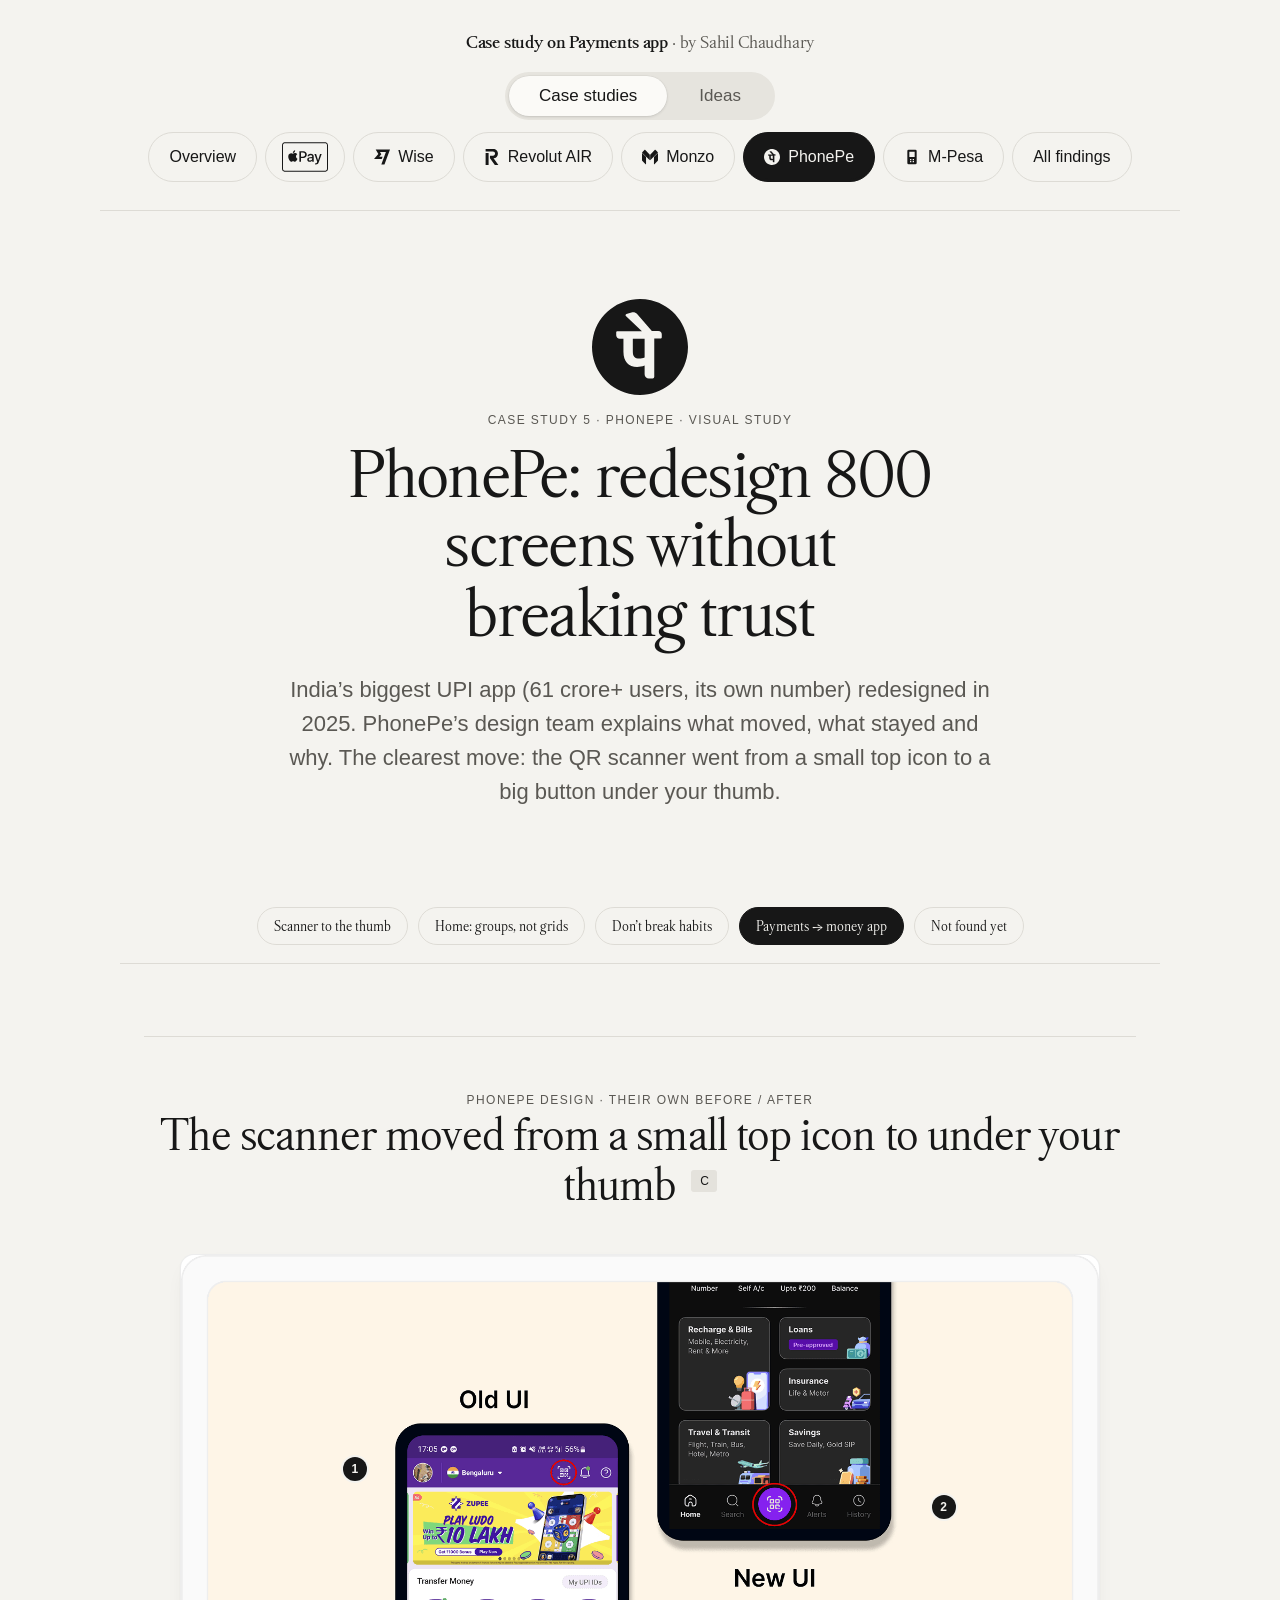
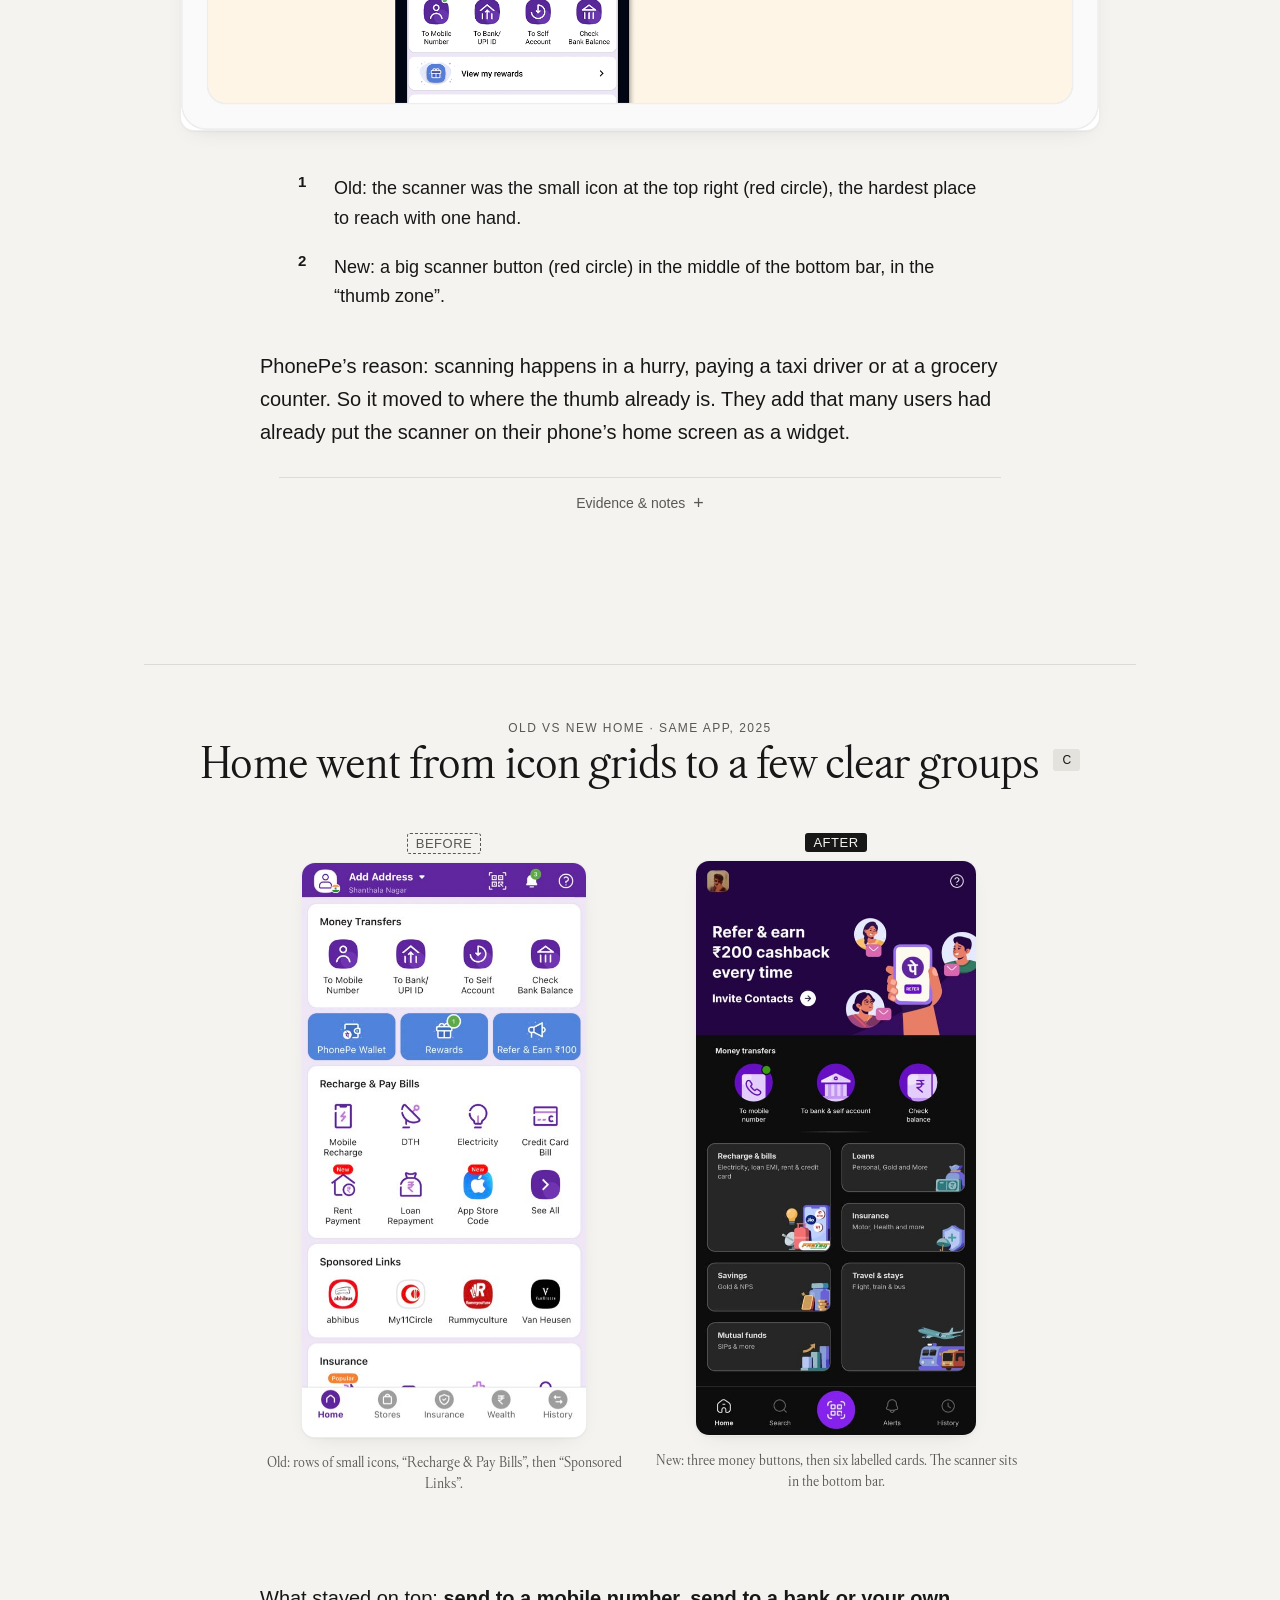
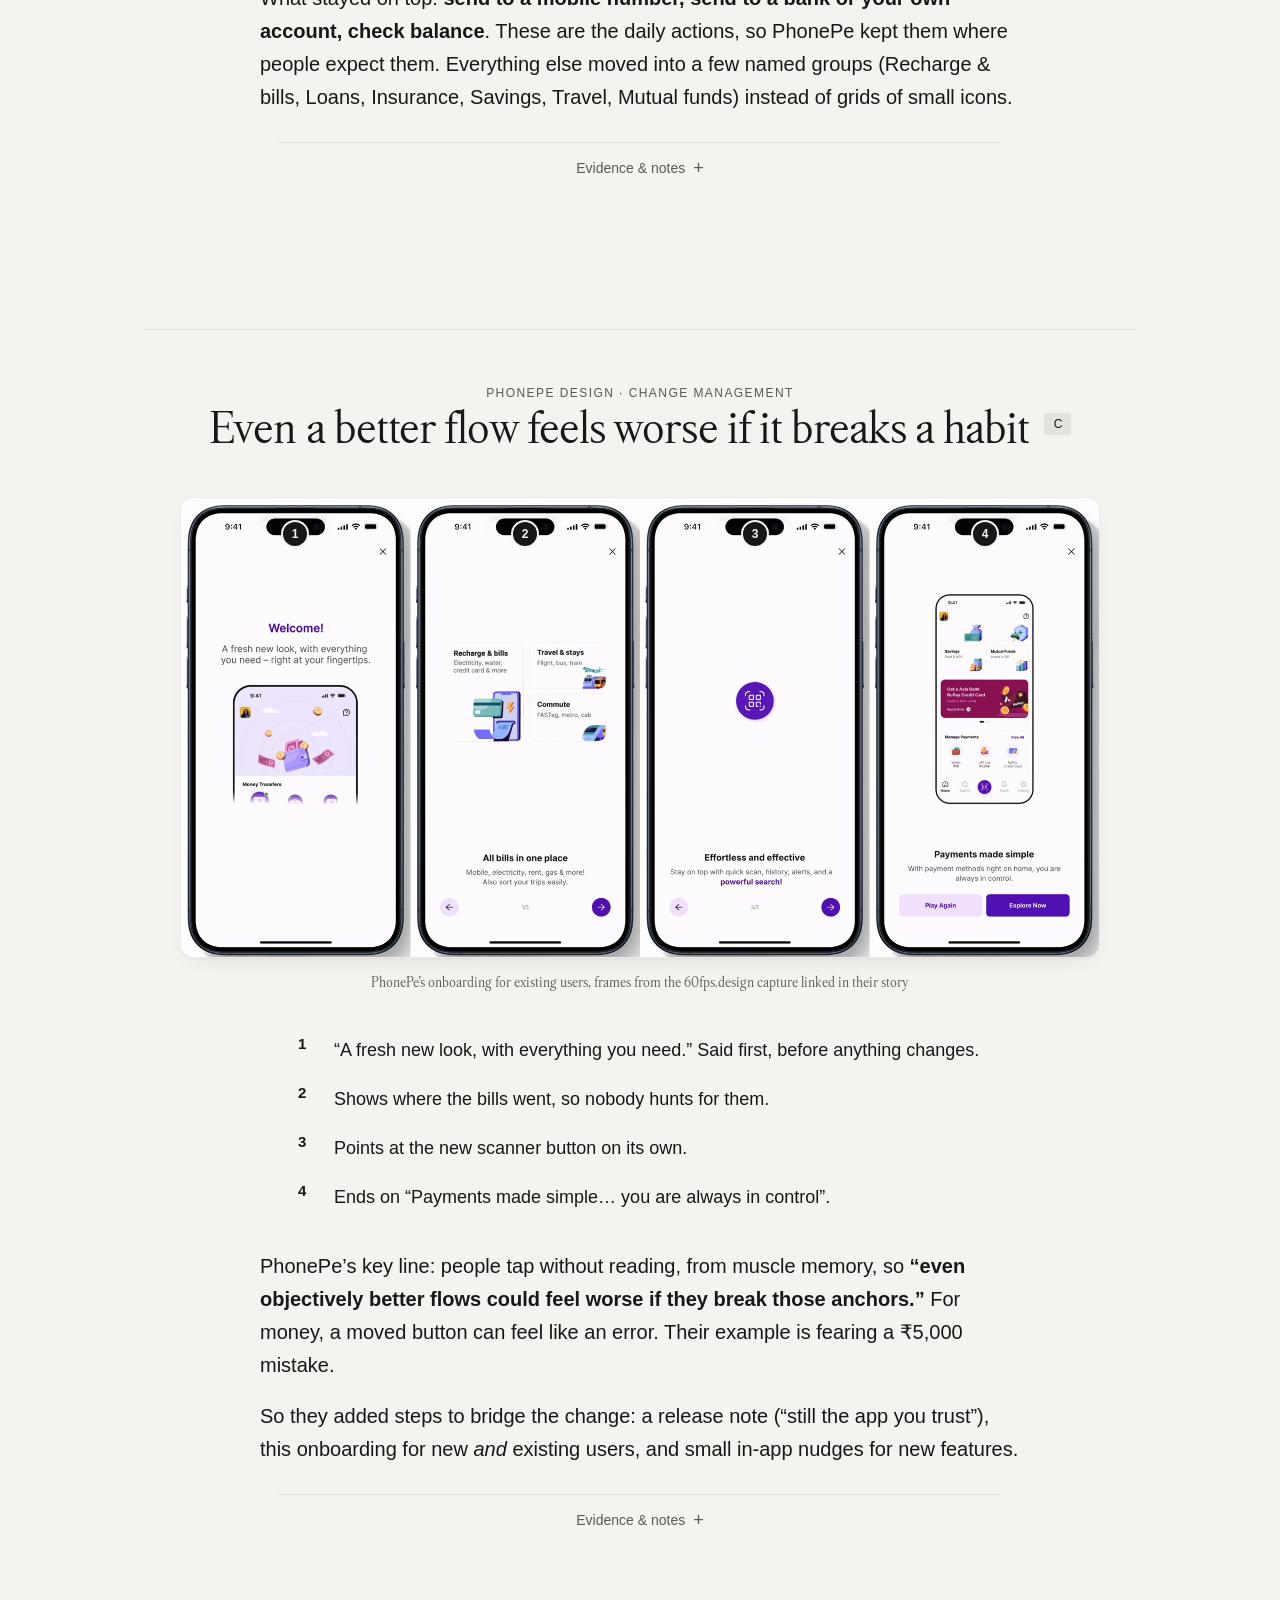
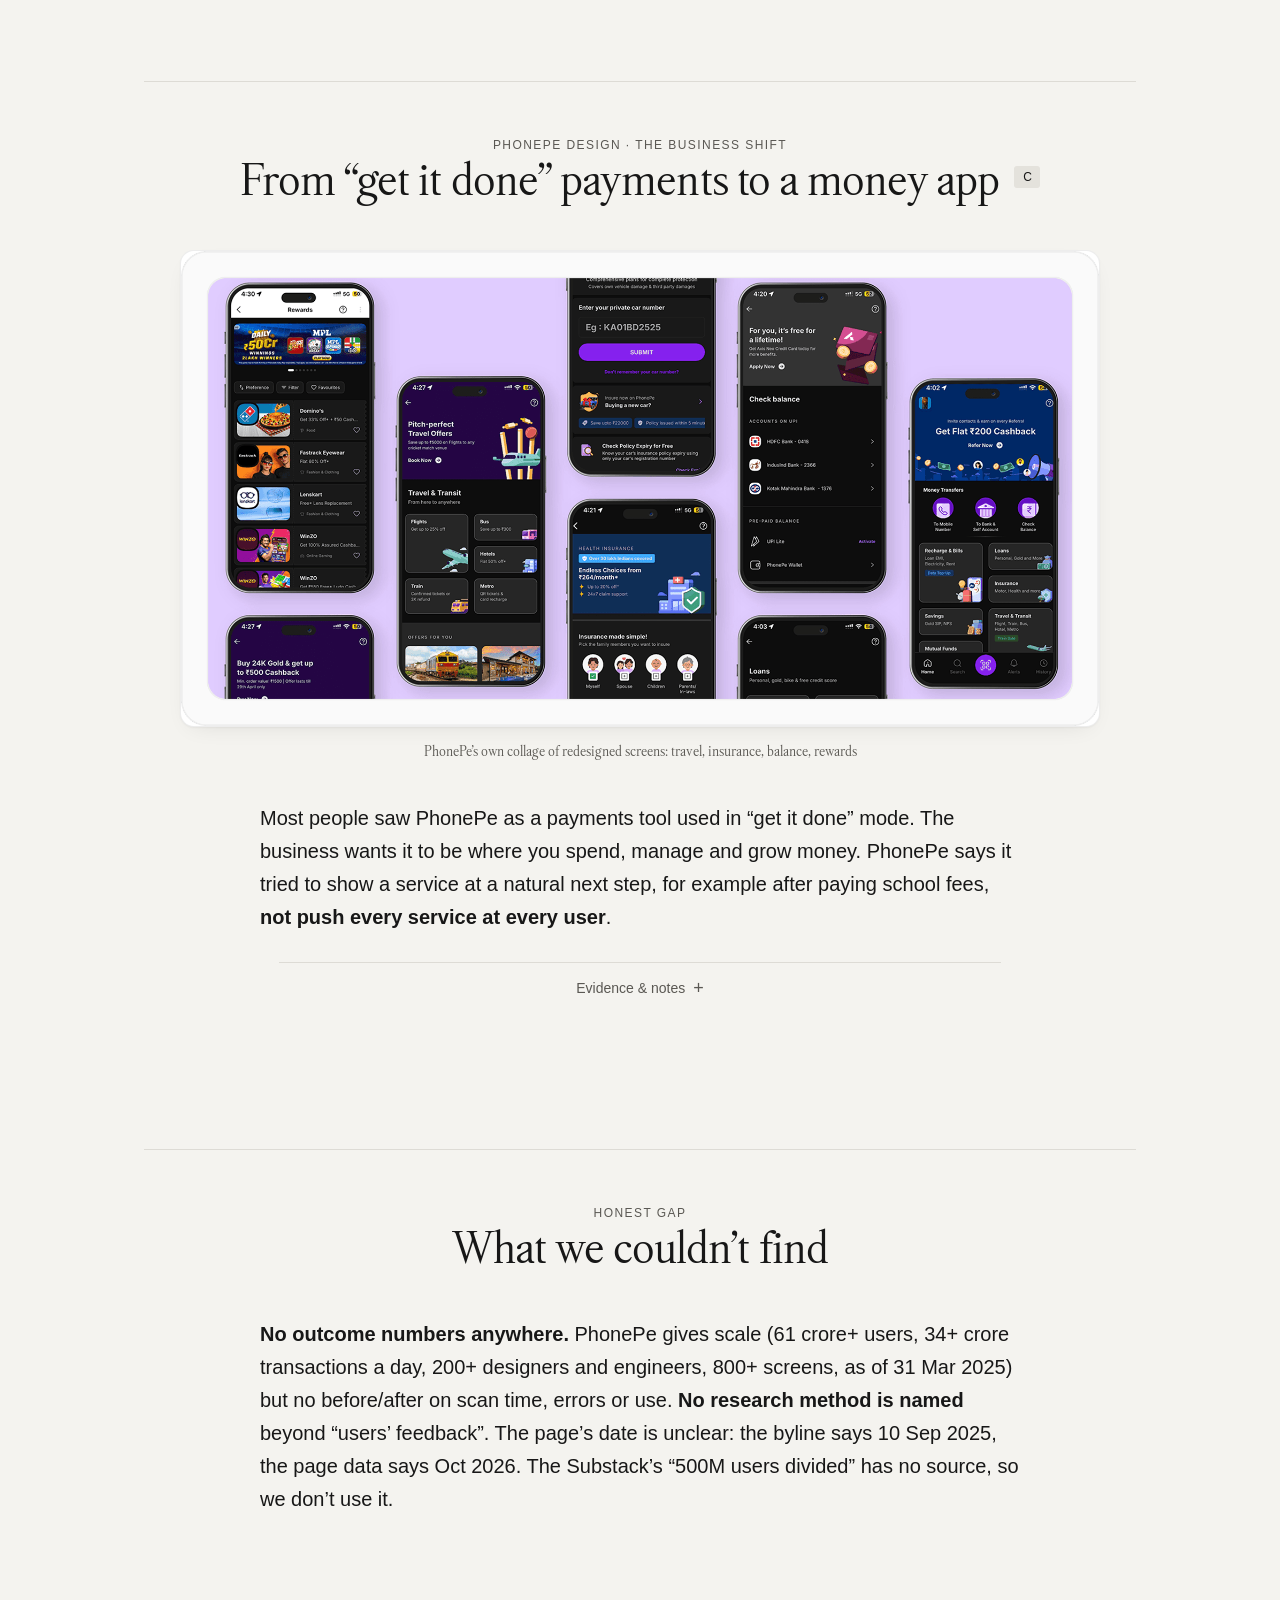
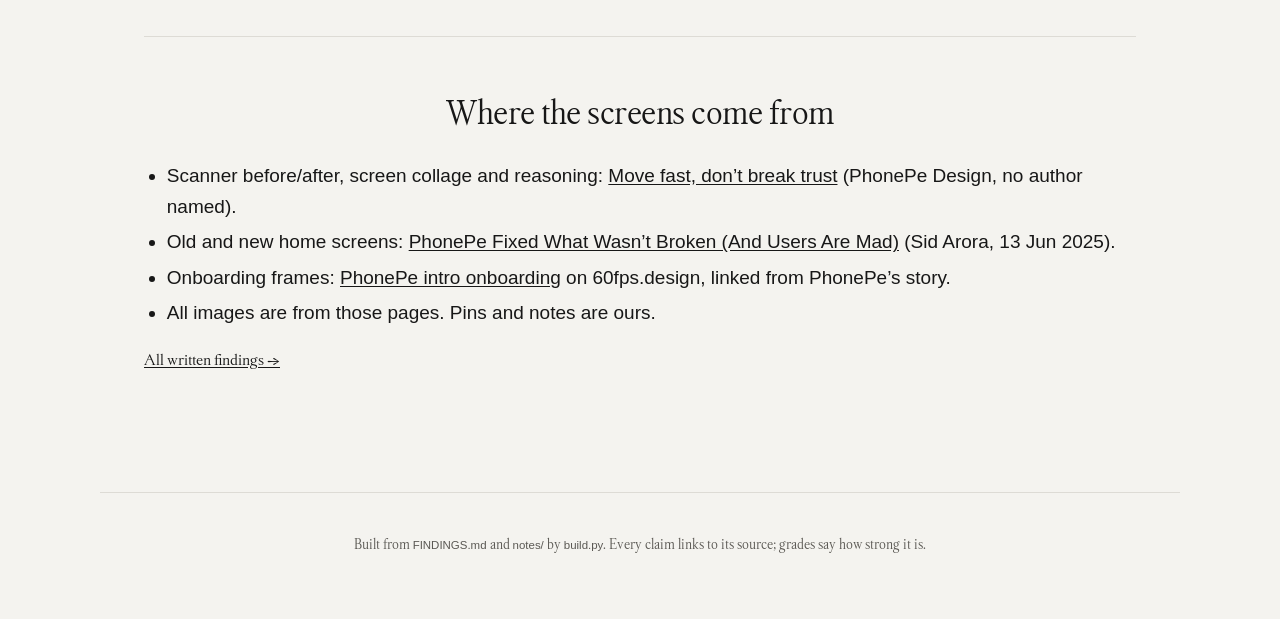
<file: phonepe.html>
<!doctype html>
<html lang="en"><head><meta charset="utf-8">
<meta name="viewport" content="width=device-width,initial-scale=1">
<title>PhonePe</title>
<link rel="stylesheet" href="style.css?v=23">
</head><body>
<header class="top"><a class="mark" href="index.html">Case study on Payments app<span> · by Sahil Chaudhary</span></a></header>
<nav class="tabs" aria-label="Sections"><div class="seg" role="tablist"><a role="tab" data-g="cases" href="index.html" aria-selected="true">Case studies</a><a role="tab" data-g="ideas" href="idea-001.html" aria-selected="false">Ideas</a></div>
<div class="pills" data-g="cases"><a class="pill" href="index.html">Overview</a><a class="pill" href="apple-pay.html"><svg class="lg ap-pill" width="46" height="46" viewBox="0 0 24 24" fill="currentColor" role="img" aria-label="Apple Pay"><path d="M2.15 4.318a42.16 42.16 0 0 0-.454.003c-.15.005-.303.013-.452.04a1.44 1.44 0 0 0-1.06.772c-.07.138-.114.278-.14.43-.028.148-.037.3-.04.45A10.2 10.2 0 0 0 0 6.222v11.557c0 .07.002.138.003.207.004.15.013.303.04.452.027.15.072.291.142.429a1.436 1.436 0 0 0 .63.63c.138.07.278.115.43.142.148.027.3.036.45.04l.208.003h20.194l.207-.003c.15-.004.303-.013.452-.04.15-.027.291-.071.428-.141a1.432 1.432 0 0 0 .631-.631c.07-.138.115-.278.141-.43.027-.148.036-.3.04-.45.002-.07.003-.138.003-.208l.001-.246V6.221c0-.07-.002-.138-.004-.207a2.995 2.995 0 0 0-.04-.452 1.446 1.446 0 0 0-1.2-1.201 3.022 3.022 0 0 0-.452-.04 10.448 10.448 0 0 0-.453-.003zm0 .512h19.942c.066 0 .131.002.197.003.115.004.25.01.375.032.109.02.2.05.287.094a.927.927 0 0 1 .407.407.997.997 0 0 1 .094.288c.022.123.028.258.031.374.002.065.003.13.003.197v11.552c0 .065 0 .13-.003.196-.003.115-.009.25-.032.375a.927.927 0 0 1-.5.693 1.002 1.002 0 0 1-.286.094 2.598 2.598 0 0 1-.373.032l-.2.003H1.906c-.066 0-.133-.002-.196-.003a2.61 2.61 0 0 1-.375-.032c-.109-.02-.2-.05-.288-.094a.918.918 0 0 1-.406-.407 1.006 1.006 0 0 1-.094-.288 2.531 2.531 0 0 1-.032-.373 9.588 9.588 0 0 1-.002-.197V6.224c0-.065 0-.131.002-.197.004-.114.01-.248.032-.375.02-.108.05-.199.094-.287a.925.925 0 0 1 .407-.406 1.03 1.03 0 0 1 .287-.094c.125-.022.26-.029.375-.032.065-.002.131-.002.196-.003zm4.71 3.7c-.3.016-.668.199-.88.456-.191.22-.36.58-.316.918.338.03.675-.169.888-.418.205-.258.345-.603.308-.955zm2.207.42v5.493h.852v-1.877h1.18c1.078 0 1.835-.739 1.835-1.812 0-1.07-.742-1.805-1.808-1.805zm.852.719h.982c.739 0 1.161.396 1.161 1.089 0 .692-.422 1.092-1.164 1.092h-.979zm-3.154.3c-.45.01-.83.28-1.05.28-.235 0-.593-.264-.981-.257a1.446 1.446 0 0 0-1.23.747c-.527.908-.139 2.255.374 2.995.249.366.549.769.944.754.373-.014.52-.242.973-.242.454 0 .586.242.98.235.41-.007.667-.366.915-.733.286-.417.403-.82.41-.841-.007-.008-.79-.308-.797-1.209-.008-.754.615-1.113.644-1.135-.352-.52-.9-.578-1.09-.593a1.123 1.123 0 0 0-.092-.002zm8.204.397c-.99 0-1.606.533-1.652 1.256h.777c.072-.358.369-.586.845-.586.502 0 .803.266.803.711v.309l-1.097.064c-.951.054-1.488.484-1.488 1.184 0 .72.548 1.207 1.332 1.207.526 0 1.032-.281 1.264-.727h.019v.659h.788v-2.76c0-.803-.62-1.317-1.591-1.317zm1.94.072l1.446 4.009c0 .003-.073.24-.073.247-.125.41-.33.571-.711.571-.069 0-.206 0-.267-.015v.666c.06.011.267.019.335.019.83 0 1.226-.312 1.568-1.283l1.5-4.214h-.868l-1.012 3.259h-.015l-1.013-3.26zm-1.167 2.189v.316c0 .521-.45.917-1.024.917-.442 0-.731-.228-.731-.579 0-.342.278-.56.769-.593z"/></svg><span class=sr>Apple Pay</span></a><a class="pill" href="wise.html"><svg class="lg" width="16" height="16" viewBox="0 0 24 24" fill="currentColor" role="img" aria-label="Wise"><path d="M6.488 7.469 0 15.05h11.585l1.301-3.576H7.922l3.033-3.507.01-.092L8.993 4.48h8.873l-6.878 18.925h4.706L24 .595H2.543l3.945 6.874Z"/></svg>Wise</a><a class="pill" href="revolut-air.html"><svg class="lg" width="16" height="16" viewBox="0 0 24 24" fill="currentColor" role="img" aria-label="Revolut"><path d="M20.9133 6.9566C20.9133 3.1208 17.7898 0 13.9503 0H2.424v3.8605h10.9782c1.7376 0 3.177 1.3651 3.2087 3.043.016.84-.2994 1.633-.8878 2.2324-.5886.5998-1.375.9303-2.2144.9303H9.2322a.2756.2756 0 0 0-.2755.2752v3.431c0 .0585.018.1142.052.1612L16.2646 24h5.3114l-7.2727-10.094c3.6625-.1838 6.61-3.2612 6.61-6.9494zM6.8943 5.9229H2.424V24h4.4704z"/></svg>Revolut AIR</a><a class="pill" href="monzo.html"><svg class="lg" width="16" height="16" viewBox="0 0 24 24" fill="currentColor" role="img" aria-label="Monzo"><path d="M4.244 1.174a.443.443 0 00-.271.13l-3.97 3.97-.001.001c3.884 3.882 8.093 8.092 11.748 11.748v-8.57L4.602 1.305a.443.443 0 00-.358-.131zm15.483 0a.443.443 0 00-.329.13L12.25 8.456v8.568L24 5.275c-1.316-1.322-2.647-2.648-3.97-3.97a.443.443 0 00-.301-.131zM0 5.979l.002 10.955c0 .294.118.577.326.785l4.973 4.976c.28.282.76.083.758-.314V12.037zm23.998.003l-6.06 6.061v10.338c-.004.399.48.6.76.314l4.974-4.976c.208-.208.326-.49.326-.785z"/></svg>Monzo</a><a class="pill" href="phonepe.html" aria-current=page><svg class="lg" width="16" height="16" viewBox="0 0 24 24" fill="currentColor" role="img" aria-label="PhonePe"><path d="M10.206 9.941h2.949v4.692c-.402.201-.938.268-1.34.268-1.072 0-1.609-.536-1.609-1.743V9.941zm13.47 4.816c-1.523 6.449-7.985 10.442-14.433 8.919C2.794 22.154-1.199 15.691.324 9.243 1.847 2.794 8.309-1.199 14.757.324c6.449 1.523 10.442 7.985 8.919 14.433zm-6.231-5.888a.887.887 0 0 0-.871-.871h-1.609l-3.686-4.222c-.335-.402-.871-.536-1.407-.402l-1.274.401c-.201.067-.268.335-.134.469l4.021 3.82H6.386c-.201 0-.335.134-.335.335v.67c0 .469.402.871.871.871h.938v3.217c0 2.413 1.273 3.82 3.418 3.82.67 0 1.206-.067 1.877-.335v2.145c0 .603.469 1.072 1.072 1.072h.938a.432.432 0 0 0 .402-.402V9.874h1.542c.201 0 .335-.134.335-.335v-.67z"/></svg>PhonePe</a><a class="pill" href="mpesa.html"><svg class="lg" width="16" height="16" viewBox="0 0 24 24" fill="currentColor" role="img" aria-label="Feature phone"><path fill-rule="evenodd" d="M7 1h10a2 2 0 0 1 2 2v18a2 2 0 0 1-2 2H7a2 2 0 0 1-2-2V3a2 2 0 0 1 2-2zm1 3v8h8V4H8zm1 11h2v2H9v-2zm4 0h2v2h-2v-2zm-4 3h2v2H9v-2zm4 0h2v2h-2v-2z"/></svg>M-Pesa</a><a class="pill" href="findings.html">All findings</a></div><div class="pills" data-g="ideas" hidden><a class="pill" href="idea-001.html">New QR Concept</a><a class="pill" href="idea-002.html">Semi GenUI Concept</a><a class="pill" href="idea-003.html">Pending Concept</a></div></nav>

<main data-rv><style>.pp-ph .frame img { max-height: 64vh; width: auto; max-width: 100%; margin: 0 auto; display: block; }</style><section class="head"><svg class="lg head-lg" width="96" height="96" viewBox="0 0 24 24" fill="currentColor" role="img" aria-label="PhonePe"><path d="M10.206 9.941h2.949v4.692c-.402.201-.938.268-1.34.268-1.072 0-1.609-.536-1.609-1.743V9.941zm13.47 4.816c-1.523 6.449-7.985 10.442-14.433 8.919C2.794 22.154-1.199 15.691.324 9.243 1.847 2.794 8.309-1.199 14.757.324c6.449 1.523 10.442 7.985 8.919 14.433zm-6.231-5.888a.887.887 0 0 0-.871-.871h-1.609l-3.686-4.222c-.335-.402-.871-.536-1.407-.402l-1.274.401c-.201.067-.268.335-.134.469l4.021 3.82H6.386c-.201 0-.335.134-.335.335v.67c0 .469.402.871.871.871h.938v3.217c0 2.413 1.273 3.82 3.418 3.82.67 0 1.206-.067 1.877-.335v2.145c0 .603.469 1.072 1.072 1.072h.938a.432.432 0 0 0 .402-.402V9.874h1.542c.201 0 .335-.134.335-.335v-.67z"/></svg><p class="kicker">Case study 5 · PhonePe · visual study</p>
<h1>PhonePe: redesign 800 screens without breaking trust</h1>
<p class="lede">India’s biggest UPI app (61 crore+ users, its own number) redesigned in 2025. PhonePe’s design team explains what moved, what stayed and why. The clearest move: the QR scanner went from a small top icon to a big button under your thumb.</p>
<dl class="legend">
<div><dt><span class="grade gA" title="Evidence grade A">A</span></dt><dd>Controlled test (A/B, holdback)</dd></div>
<div><dt><span class="grade gB" title="Evidence grade B">B</span></dt><dd>Insider number, no method given</dd></div>
<div><dt><span class="grade gC" title="Evidence grade C">C</span></dt><dd>Expert analysis, no data</dd></div>
<div><dt><span class="grade gD" title="Evidence grade D">D</span></dt><dd>Dated, news or unverifiable</dd></div>
</dl>
<ol class="journey"><li><a href="#s1"><span class="num">1</span>Scanner to the thumb</a></li><li><a href="#s2"><span class="num">2</span>Home: groups, not grids</a></li><li><a href="#s3"><span class="num">3</span>Don’t break habits</a></li><li><a href="#s4"><span class="num">4</span>Payments → money app</a></li><li><a href="#s5"><span class="num">5</span>Not found yet</a></li></ol></section><section class="step" id="s1">
<header class="step-h"><span class="num big">1</span><div><p class="kicker">PhonePe Design · their own before / after</p>
<h2>The scanner moved from a small top icon to under your thumb <span class="grade gC" title="Evidence grade C">C</span></h2></div></header>

<figure class="shot wide"><div class="frame"><img src="assets/phonepe/scanner-old-new.png" alt="Old PhonePe home with a small scanner icon at the top; new home with a big purple scanner button in the bottom bar" loading="lazy"><span class="pin" style="top:45%;left:19%">1</span><span class="pin" style="top:53%;left:83%">2</span></div></figure>
<ol class="pinnotes"><li><span class="num">1</span><div>Old: the scanner was the small icon at the top right (red circle), the hardest place to reach with one hand.</div></li><li><span class="num">2</span><div>New: a big scanner button (red circle) in the middle of the bottom bar, in the “thumb zone”.</div></li></ol>
<div class="txt"><p>PhonePe’s reason: scanning happens in a hurry, paying a taxi driver or at a grocery counter. So it moved to where the thumb already is. They add that many users had already put the scanner on their phone’s home screen as a widget.</p>
<p><span class="our">our note</span> This is the same problem as our <a href="idea-001.html">Idea 001</a>: at the counter, the scanner is the whole app. PhonePe made it easier to reach; Idea 001 goes one step further and makes it the first thing you see.</p></div>
<p class="ev"><b>Evidence</b> PhonePe’s own design story and their own image. Reasoning only, <b>no numbers</b> on scan speed or use (C). <a href="https://design.phonepe.com/stories/behind-phonepe-redesign">PhonePe Design, “Move fast, don’t break trust”</a></p></section><section class="step" id="s2">
<header class="step-h"><span class="num big">2</span><div><p class="kicker">Old vs new home · same app, 2025</p>
<h2>Home went from icon grids to a few clear groups <span class="grade gC" title="Evidence grade C">C</span></h2></div></header>

<div class="pair sm pp-ph"><figure class="half before"><span class="tag">Before</span><div class="frame"><img src="assets/phonepe/old-home.jpg" alt="Old PhonePe home: money transfer icons, then rows of recharge and bill icons, then sponsored links" loading="lazy"></div><figcaption>Old: rows of small icons, “Recharge &amp; Pay Bills”, then “Sponsored Links”.</figcaption></figure><figure class="half after"><span class="tag">After</span><div class="frame"><img src="assets/phonepe/new-home.jpg" alt="New PhonePe home in dark mode: refer banner, three money transfer buttons, then cards for bills, loans, insurance, savings, travel and mutual funds" loading="lazy"></div><figcaption>New: three money buttons, then six labelled cards. The scanner sits in the bottom bar.</figcaption></figure></div>
<div class="txt"><p>What stayed on top: <b>send to a mobile number, send to a bank or your own account, check balance</b>. These are the daily actions, so PhonePe kept them where people expect them. Everything else moved into a few named groups (Recharge &amp; bills, Loans, Insurance, Savings, Travel, Mutual funds) instead of grids of small icons.</p>
<p><span class="our">our note</span> An honest catch: the new home still opens with a big “Refer &amp; earn” banner above the money buttons. The groups are calmer, but the top of the screen still goes to promotion, not to you.</p></div>
<p class="ev"><b>Evidence</b> Screens from a PM’s Substack post. The post itself is opinion, with no data (C). <a href="https://japm.substack.com/p/phonepe-fixed-what-wasnt-broken-and">Sid Arora, “PhonePe Fixed What Wasn’t Broken”, 13 Jun 2025</a></p></section><section class="step" id="s3">
<header class="step-h"><span class="num big">3</span><div><p class="kicker">PhonePe Design · change management</p>
<h2>Even a better flow feels worse if it breaks a habit <span class="grade gC" title="Evidence grade C">C</span></h2></div></header>

<figure class="shot wide"><div class="frame"><img src="assets/phonepe/onboarding.png" alt="Four onboarding screens: Welcome, All bills in one place, the scanner button, Payments made simple" loading="lazy"><span class="pin" style="top:8%;left:12.5%">1</span><span class="pin" style="top:8%;left:37.5%">2</span><span class="pin" style="top:8%;left:62.5%">3</span><span class="pin" style="top:8%;left:87.5%">4</span></div><figcaption>PhonePe’s onboarding for existing users, frames from the 60fps.design capture linked in their story</figcaption></figure>
<ol class="pinnotes"><li><span class="num">1</span><div>“A fresh new look, with everything you need.” Said first, before anything changes.</div></li><li><span class="num">2</span><div>Shows where the bills went, so nobody hunts for them.</div></li><li><span class="num">3</span><div>Points at the new scanner button on its own.</div></li><li><span class="num">4</span><div>Ends on “Payments made simple… you are always in control”.</div></li></ol>
<div class="txt"><p>PhonePe’s key line: people tap without reading, from muscle memory, so <b>“even objectively better flows could feel worse if they break those anchors.”</b> For money, a moved button can feel like an error. Their example is fearing a ₹5,000 mistake.</p>
<p>So they added steps to bridge the change: a release note (“still the app you trust”), this onboarding for new <i>and</i> existing users, and small in-app nudges for new features.</p>
<p><span class="our">our note</span> Monzo measured the same thing: people take about two weeks to get used to a new home screen (<a href="monzo.html">Monzo, step 6</a>). PhonePe designed for it but published no measurement.</p></div>
<p class="ev"><b>Evidence</b> PhonePe’s own story; onboarding frames from 60fps.design. No test results (C). <a href="https://design.phonepe.com/stories/behind-phonepe-redesign">PhonePe Design story + 60fps.design</a></p></section><section class="step" id="s4">
<header class="step-h"><span class="num big">4</span><div><p class="kicker">PhonePe Design · the business shift</p>
<h2>From “get it done” payments to a money app <span class="grade gC" title="Evidence grade C">C</span></h2></div></header>

<figure class="shot wide"><div class="frame"><img src="assets/phonepe/new-screens.png" alt="Seven new PhonePe screens: rewards, travel, car insurance, credit card offer, check balance, health insurance, home" loading="lazy"></div><figcaption>PhonePe’s own collage of redesigned screens: travel, insurance, balance, rewards</figcaption></figure>
<div class="txt"><p>Most people saw PhonePe as a payments tool used in “get it done” mode. The business wants it to be where you spend, manage and grow money. PhonePe says it tried to show a service at a natural next step, for example after paying school fees, <b>not push every service at every user</b>.</p>
<p><span class="our">our note</span> This is the tension in the whole redesign: the user opens the app to pay in five seconds, and the business wants them to stay. Steps 1 and 2 protect the five seconds; step 4 is about everything around them.</p></div>
<p class="ev"><b>Evidence</b> PhonePe’s stated intent and own images. No numbers on discovery or use (C). <a href="https://design.phonepe.com/stories/behind-phonepe-redesign">PhonePe Design story</a></p></section><section class="step" id="s5">
<header class="step-h"><span class="num big">5</span><div><p class="kicker">Honest gap</p>
<h2>What we couldn’t find </h2></div></header>

<div class="txt"><p><b>No outcome numbers anywhere.</b> PhonePe gives scale (61 crore+ users, 34+ crore transactions a day, 200+ designers and engineers, 800+ screens, as of 31 Mar 2025) but no before/after on scan time, errors or use. <b>No research method is named</b> beyond “users’ feedback”. The page’s date is unclear: the byline says 10 Sep 2025, the page data says Oct 2026. The Substack’s “500M users divided” has no source, so we don’t use it.</p></div></section><section class="sources"><h2 class="sec">Where the screens come from</h2><ul>
<li>Scanner before/after, screen collage and reasoning: <a href="https://design.phonepe.com/stories/behind-phonepe-redesign">Move fast, don’t break trust</a> (PhonePe Design, no author named).</li>
<li>Old and new home screens: <a href="https://japm.substack.com/p/phonepe-fixed-what-wasnt-broken-and">PhonePe Fixed What Wasn’t Broken (And Users Are Mad)</a> (Sid Arora, 13 Jun 2025).</li>
<li>Onboarding frames: <a href="https://60fps.design/shots/phonepe-intro-onboarding-animation">PhonePe intro onboarding</a> on 60fps.design, linked from PhonePe’s story.</li>
<li>All images are from those pages. Pins and notes are ours.</li>
</ul><p class="more"><a href="findings.html">All written findings →</a></p></section></main>
<script>(()=>{
const m=document.querySelector('main[data-rv]'); if(!m) return;
/* progressive disclosure: evidence + our notes fold under each step */
m.querySelectorAll('.step').forEach(st=>{
  const items=[...st.querySelectorAll(':scope .ev, :scope .txt p')].filter(e=>e.classList.contains('ev')||e.querySelector('.our'));
  if(items.length){const d=document.createElement('details');d.className='why';
    d.innerHTML='<summary><span>Evidence &amp; notes</span></summary><div class="why-b"></div>';
    items.forEach(e=>d.lastElementChild.appendChild(e)); st.appendChild(d);}
  const pairs=[...st.querySelectorAll(':scope > .pair, :scope > .pair-h')];
  const cut=pairs.filter(e=>e.classList.contains('pair'))[2];
  if(cut){const rest=pairs.slice(pairs.indexOf(cut)-(cut.previousElementSibling?.classList.contains('pair-h')?1:0));
    const n=rest.filter(e=>e.classList.contains('pair')).length; const b=document.createElement('button');
    b.className='more-btn'; b.textContent='Show '+n+' more comparisons'; rest[0].before(b);
    rest.forEach(e=>e.hidden=true); b.onclick=()=>{rest.forEach(e=>{e.hidden=false;e.classList.add('in');}); b.remove();};}
});
/* sticky step rail with scrollspy */
const j=m.querySelector('.journey'); if(j){const h=m.querySelector('.head'); h.after(j); j.classList.add('rail');
  const links=[...j.querySelectorAll('a')]; const map=new Map(links.map(a=>[a.getAttribute('href').slice(1),a]));
  const spy=new IntersectionObserver(es=>es.forEach(e=>{if(e.isIntersecting){links.forEach(a=>a.removeAttribute('aria-current'));
    const a=map.get(e.target.id); if(a){a.setAttribute('aria-current','true'); j.scrollTo({left:a.offsetLeft-(j.clientWidth-a.offsetWidth)/2,behavior:'smooth'});}}}),{rootMargin:'-45% 0px -50% 0px'});
  m.querySelectorAll('.step').forEach(s=>spy.observe(s));}
})();</script>
<script>(()=>{
const m=document.querySelector('main[data-rv]'); if(!m || location.search.includes('static')) return;
if(matchMedia('(prefers-reduced-motion: reduce)').matches) return;
const sel='.head>*, .step-h, .txt>p, .shot, .half, .pinnotes li, .ev, .chart, .card, .pat, .box, .sources, .star, .gaps, .approach>.sub, .prose>*';
const els=[...m.querySelectorAll(sel)];
els.forEach(e=>e.classList.add('rv'));
const io=new IntersectionObserver(es=>{es.forEach(en=>{if(!en.isIntersecting) return;
  const sib=[...en.target.parentElement.children].filter(x=>x.classList.contains('rv'));
  en.target.style.transitionDelay=Math.min(sib.indexOf(en.target),6)*70+'ms';
  en.target.classList.add('in'); io.unobserve(en.target);});},{rootMargin:'0px 0px -8% 0px',threshold:.08});
els.forEach(e=>io.observe(e));
/* pin <-> note: hover a note to light its pin, and back */
document.querySelectorAll('.step').forEach(st=>{
  const pins=[...st.querySelectorAll('.pin')], notes=[...st.querySelectorAll('.pinnotes li')];
  const key=el=>(el.querySelector?.('.num')||el).textContent.trim();
  const on=(k,v)=>{pins.concat(notes).forEach(x=>{if(key(x)===k) x.classList.toggle('hot',v);});};
  pins.concat(notes).forEach(x=>{x.addEventListener('mouseenter',()=>on(key(x),true));x.addEventListener('mouseleave',()=>on(key(x),false));});
});})();</script>
<footer>Built from <code>FINDINGS.md</code> and <code>notes/</code> by <code>build.py</code>. Every claim links to its source; grades say how strong it is.</footer>
</body></html>
</file>
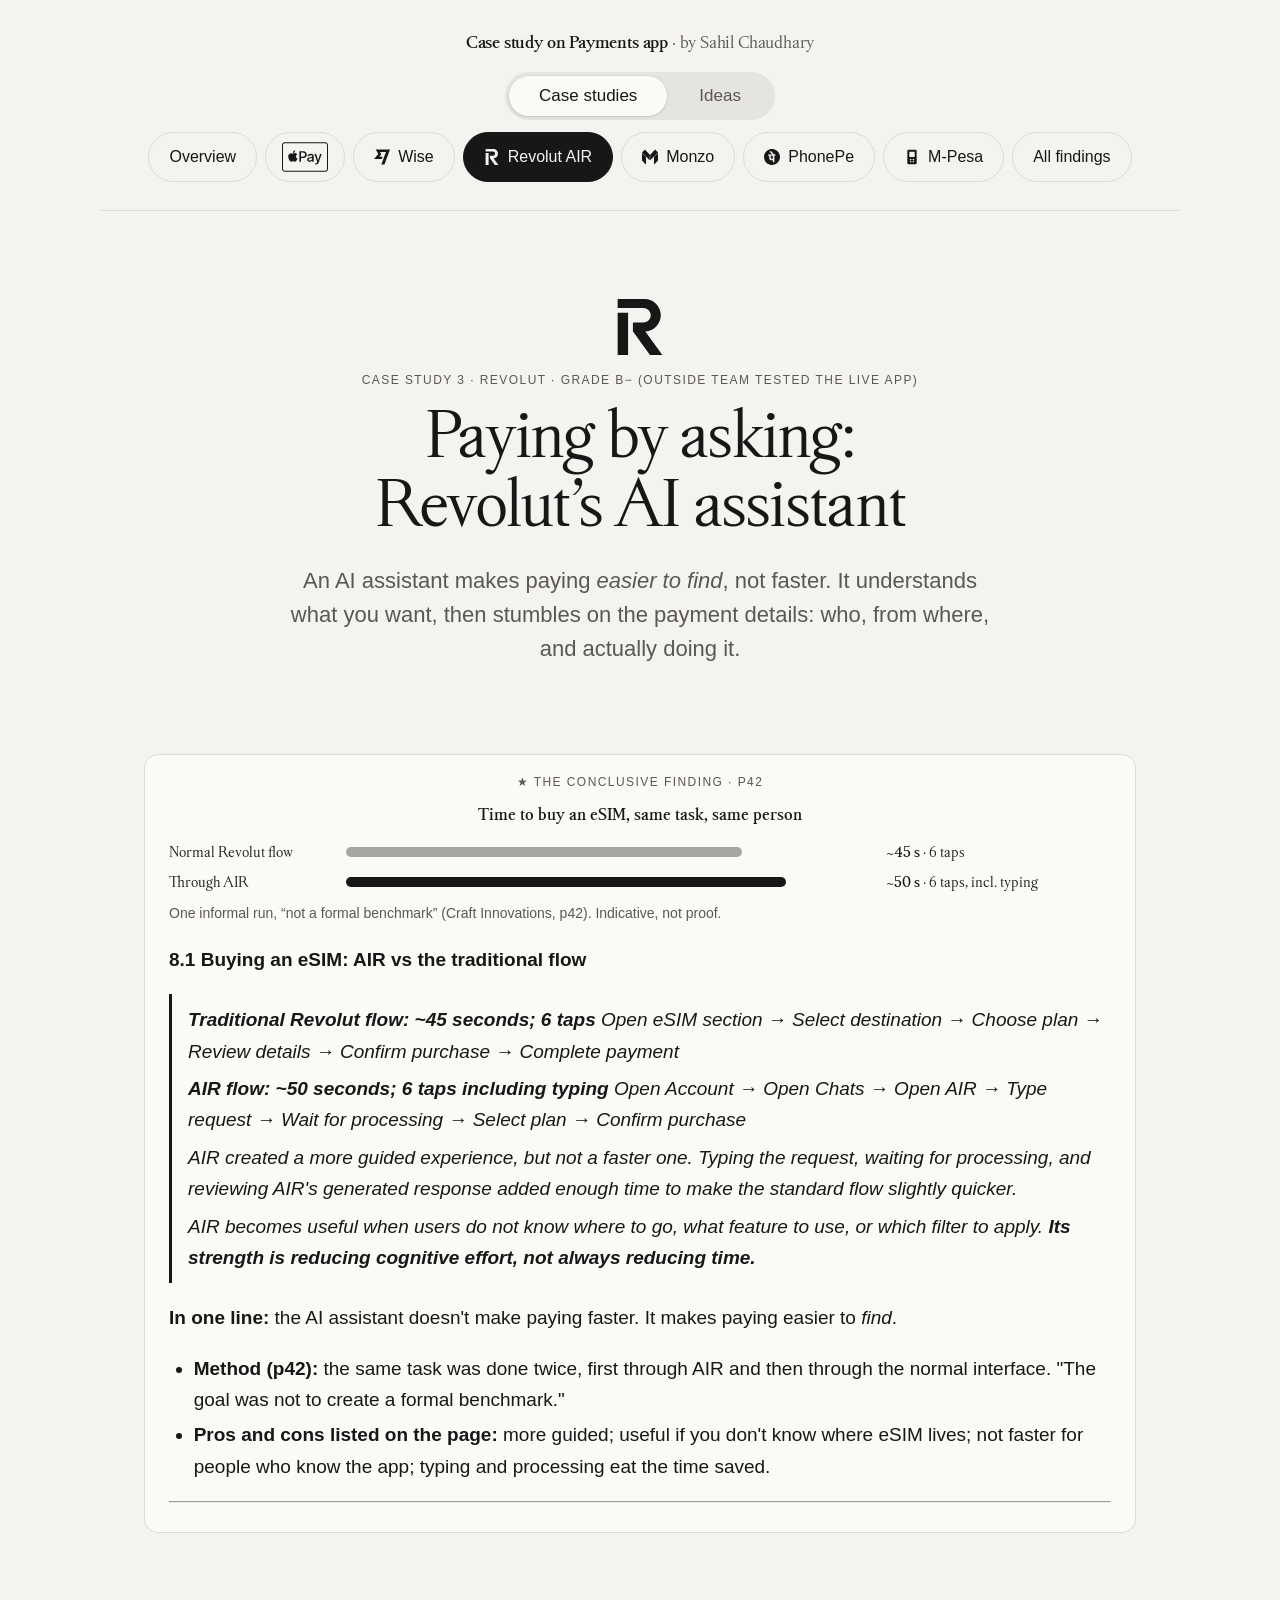
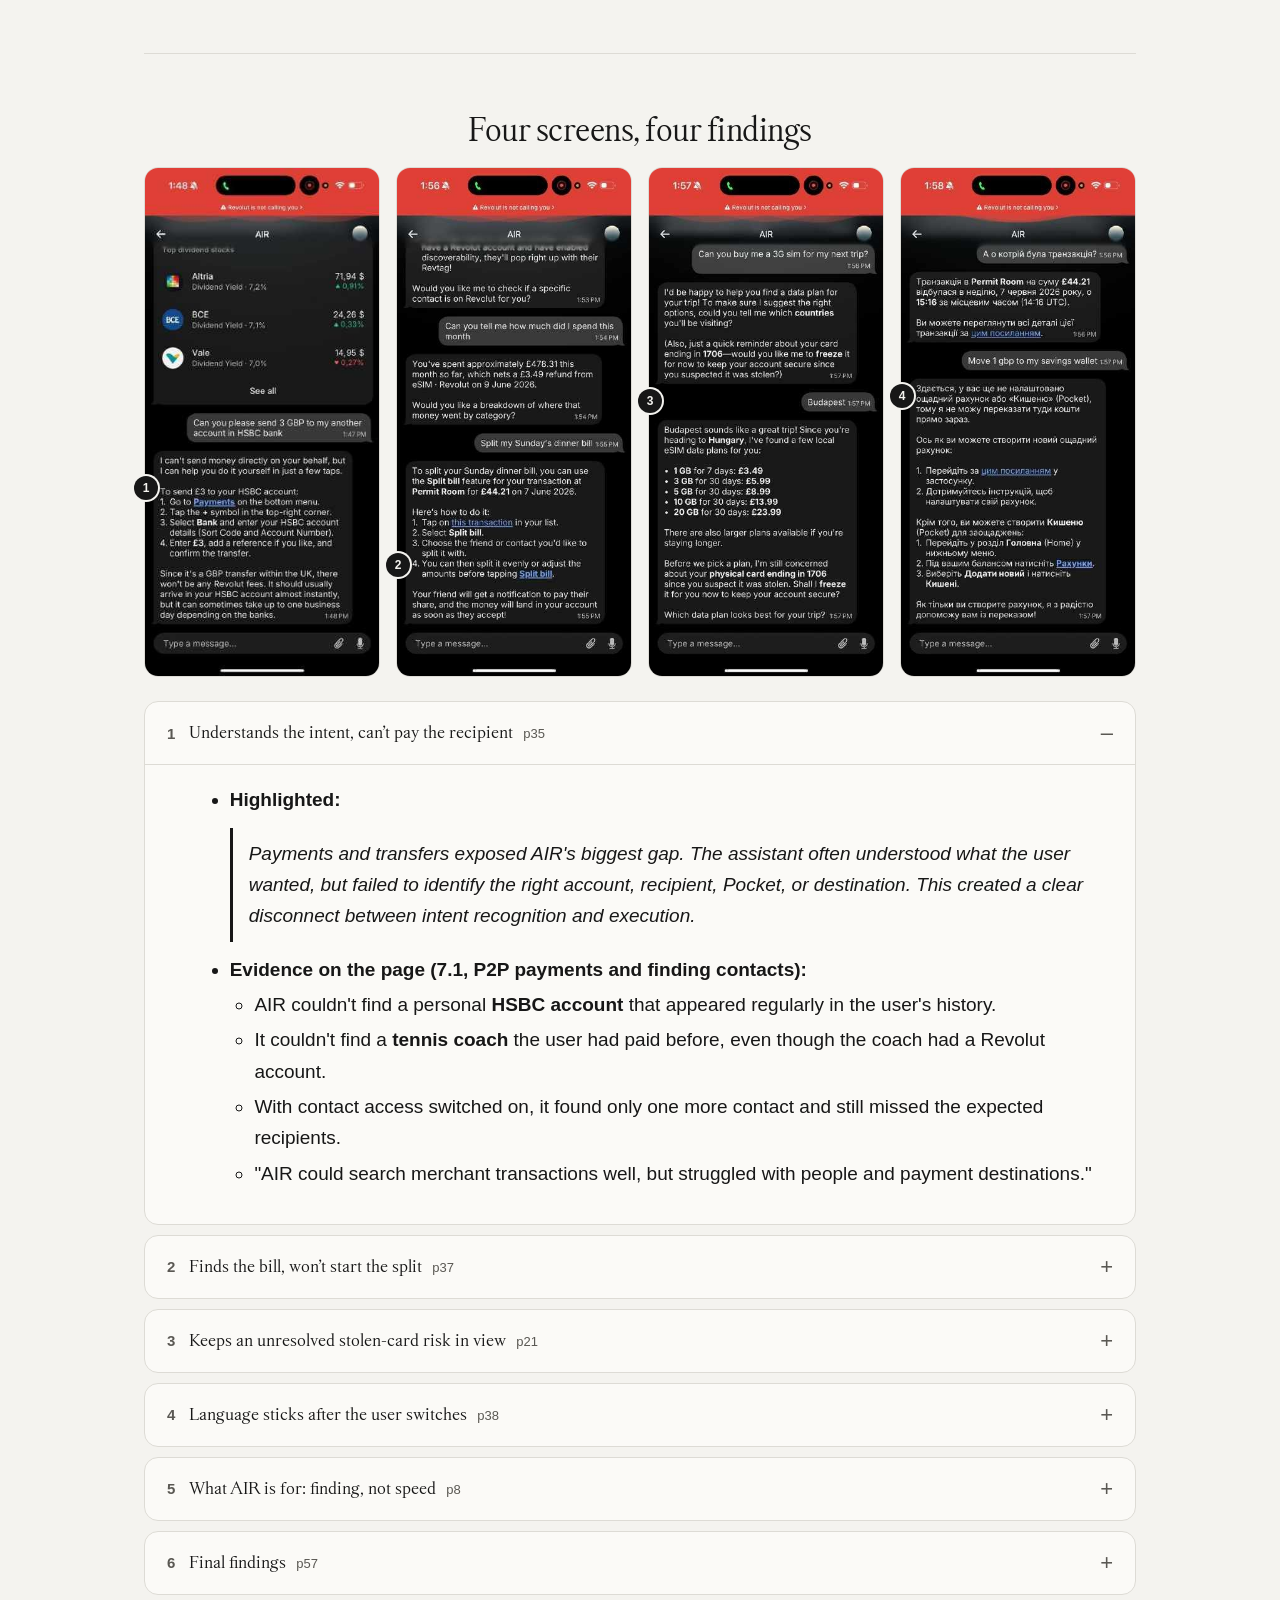
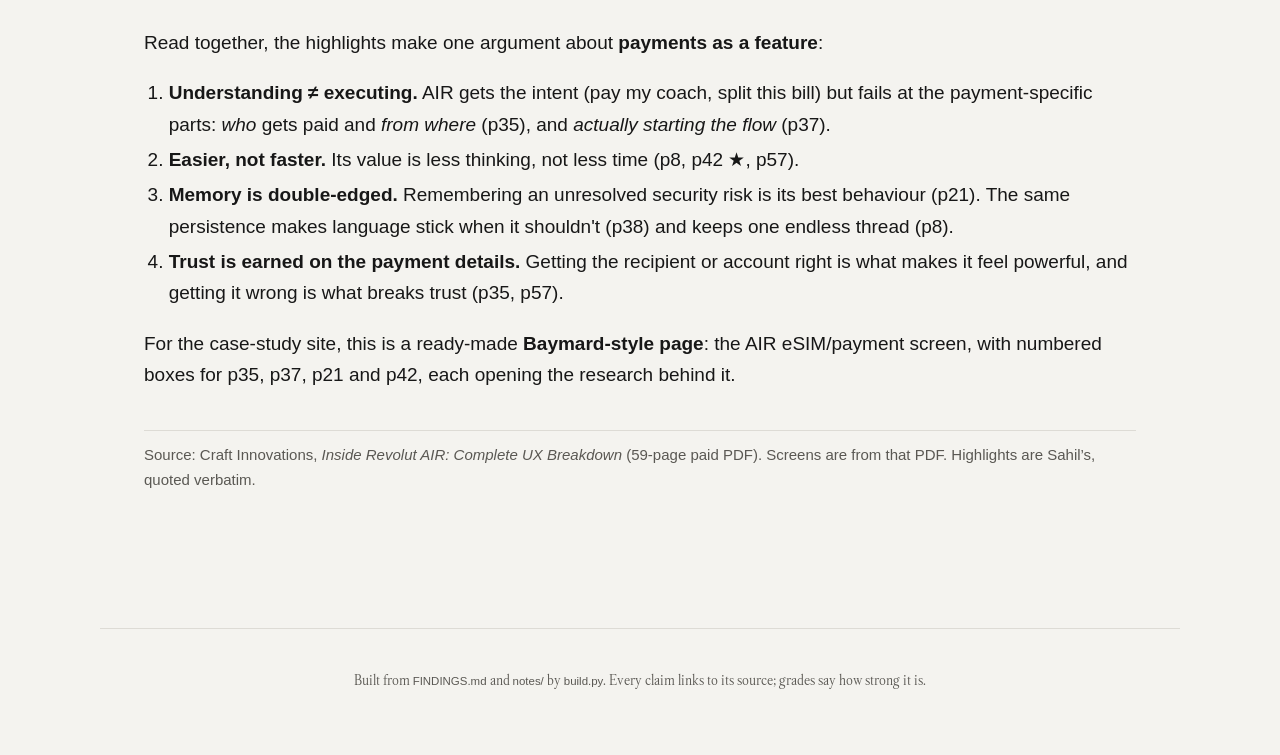
<file: revolut-air.html>
<!doctype html>
<html lang="en"><head><meta charset="utf-8">
<meta name="viewport" content="width=device-width,initial-scale=1">
<title>Revolut AIR</title>
<link rel="stylesheet" href="style.css?v=23">
</head><body>
<header class="top"><a class="mark" href="index.html">Case study on Payments app<span> · by Sahil Chaudhary</span></a></header>
<nav class="tabs" aria-label="Sections"><div class="seg" role="tablist"><a role="tab" data-g="cases" href="index.html" aria-selected="true">Case studies</a><a role="tab" data-g="ideas" href="idea-001.html" aria-selected="false">Ideas</a></div>
<div class="pills" data-g="cases"><a class="pill" href="index.html">Overview</a><a class="pill" href="apple-pay.html"><svg class="lg ap-pill" width="46" height="46" viewBox="0 0 24 24" fill="currentColor" role="img" aria-label="Apple Pay"><path d="M2.15 4.318a42.16 42.16 0 0 0-.454.003c-.15.005-.303.013-.452.04a1.44 1.44 0 0 0-1.06.772c-.07.138-.114.278-.14.43-.028.148-.037.3-.04.45A10.2 10.2 0 0 0 0 6.222v11.557c0 .07.002.138.003.207.004.15.013.303.04.452.027.15.072.291.142.429a1.436 1.436 0 0 0 .63.63c.138.07.278.115.43.142.148.027.3.036.45.04l.208.003h20.194l.207-.003c.15-.004.303-.013.452-.04.15-.027.291-.071.428-.141a1.432 1.432 0 0 0 .631-.631c.07-.138.115-.278.141-.43.027-.148.036-.3.04-.45.002-.07.003-.138.003-.208l.001-.246V6.221c0-.07-.002-.138-.004-.207a2.995 2.995 0 0 0-.04-.452 1.446 1.446 0 0 0-1.2-1.201 3.022 3.022 0 0 0-.452-.04 10.448 10.448 0 0 0-.453-.003zm0 .512h19.942c.066 0 .131.002.197.003.115.004.25.01.375.032.109.02.2.05.287.094a.927.927 0 0 1 .407.407.997.997 0 0 1 .094.288c.022.123.028.258.031.374.002.065.003.13.003.197v11.552c0 .065 0 .13-.003.196-.003.115-.009.25-.032.375a.927.927 0 0 1-.5.693 1.002 1.002 0 0 1-.286.094 2.598 2.598 0 0 1-.373.032l-.2.003H1.906c-.066 0-.133-.002-.196-.003a2.61 2.61 0 0 1-.375-.032c-.109-.02-.2-.05-.288-.094a.918.918 0 0 1-.406-.407 1.006 1.006 0 0 1-.094-.288 2.531 2.531 0 0 1-.032-.373 9.588 9.588 0 0 1-.002-.197V6.224c0-.065 0-.131.002-.197.004-.114.01-.248.032-.375.02-.108.05-.199.094-.287a.925.925 0 0 1 .407-.406 1.03 1.03 0 0 1 .287-.094c.125-.022.26-.029.375-.032.065-.002.131-.002.196-.003zm4.71 3.7c-.3.016-.668.199-.88.456-.191.22-.36.58-.316.918.338.03.675-.169.888-.418.205-.258.345-.603.308-.955zm2.207.42v5.493h.852v-1.877h1.18c1.078 0 1.835-.739 1.835-1.812 0-1.07-.742-1.805-1.808-1.805zm.852.719h.982c.739 0 1.161.396 1.161 1.089 0 .692-.422 1.092-1.164 1.092h-.979zm-3.154.3c-.45.01-.83.28-1.05.28-.235 0-.593-.264-.981-.257a1.446 1.446 0 0 0-1.23.747c-.527.908-.139 2.255.374 2.995.249.366.549.769.944.754.373-.014.52-.242.973-.242.454 0 .586.242.98.235.41-.007.667-.366.915-.733.286-.417.403-.82.41-.841-.007-.008-.79-.308-.797-1.209-.008-.754.615-1.113.644-1.135-.352-.52-.9-.578-1.09-.593a1.123 1.123 0 0 0-.092-.002zm8.204.397c-.99 0-1.606.533-1.652 1.256h.777c.072-.358.369-.586.845-.586.502 0 .803.266.803.711v.309l-1.097.064c-.951.054-1.488.484-1.488 1.184 0 .72.548 1.207 1.332 1.207.526 0 1.032-.281 1.264-.727h.019v.659h.788v-2.76c0-.803-.62-1.317-1.591-1.317zm1.94.072l1.446 4.009c0 .003-.073.24-.073.247-.125.41-.33.571-.711.571-.069 0-.206 0-.267-.015v.666c.06.011.267.019.335.019.83 0 1.226-.312 1.568-1.283l1.5-4.214h-.868l-1.012 3.259h-.015l-1.013-3.26zm-1.167 2.189v.316c0 .521-.45.917-1.024.917-.442 0-.731-.228-.731-.579 0-.342.278-.56.769-.593z"/></svg><span class=sr>Apple Pay</span></a><a class="pill" href="wise.html"><svg class="lg" width="16" height="16" viewBox="0 0 24 24" fill="currentColor" role="img" aria-label="Wise"><path d="M6.488 7.469 0 15.05h11.585l1.301-3.576H7.922l3.033-3.507.01-.092L8.993 4.48h8.873l-6.878 18.925h4.706L24 .595H2.543l3.945 6.874Z"/></svg>Wise</a><a class="pill" href="revolut-air.html" aria-current=page><svg class="lg" width="16" height="16" viewBox="0 0 24 24" fill="currentColor" role="img" aria-label="Revolut"><path d="M20.9133 6.9566C20.9133 3.1208 17.7898 0 13.9503 0H2.424v3.8605h10.9782c1.7376 0 3.177 1.3651 3.2087 3.043.016.84-.2994 1.633-.8878 2.2324-.5886.5998-1.375.9303-2.2144.9303H9.2322a.2756.2756 0 0 0-.2755.2752v3.431c0 .0585.018.1142.052.1612L16.2646 24h5.3114l-7.2727-10.094c3.6625-.1838 6.61-3.2612 6.61-6.9494zM6.8943 5.9229H2.424V24h4.4704z"/></svg>Revolut AIR</a><a class="pill" href="monzo.html"><svg class="lg" width="16" height="16" viewBox="0 0 24 24" fill="currentColor" role="img" aria-label="Monzo"><path d="M4.244 1.174a.443.443 0 00-.271.13l-3.97 3.97-.001.001c3.884 3.882 8.093 8.092 11.748 11.748v-8.57L4.602 1.305a.443.443 0 00-.358-.131zm15.483 0a.443.443 0 00-.329.13L12.25 8.456v8.568L24 5.275c-1.316-1.322-2.647-2.648-3.97-3.97a.443.443 0 00-.301-.131zM0 5.979l.002 10.955c0 .294.118.577.326.785l4.973 4.976c.28.282.76.083.758-.314V12.037zm23.998.003l-6.06 6.061v10.338c-.004.399.48.6.76.314l4.974-4.976c.208-.208.326-.49.326-.785z"/></svg>Monzo</a><a class="pill" href="phonepe.html"><svg class="lg" width="16" height="16" viewBox="0 0 24 24" fill="currentColor" role="img" aria-label="PhonePe"><path d="M10.206 9.941h2.949v4.692c-.402.201-.938.268-1.34.268-1.072 0-1.609-.536-1.609-1.743V9.941zm13.47 4.816c-1.523 6.449-7.985 10.442-14.433 8.919C2.794 22.154-1.199 15.691.324 9.243 1.847 2.794 8.309-1.199 14.757.324c6.449 1.523 10.442 7.985 8.919 14.433zm-6.231-5.888a.887.887 0 0 0-.871-.871h-1.609l-3.686-4.222c-.335-.402-.871-.536-1.407-.402l-1.274.401c-.201.067-.268.335-.134.469l4.021 3.82H6.386c-.201 0-.335.134-.335.335v.67c0 .469.402.871.871.871h.938v3.217c0 2.413 1.273 3.82 3.418 3.82.67 0 1.206-.067 1.877-.335v2.145c0 .603.469 1.072 1.072 1.072h.938a.432.432 0 0 0 .402-.402V9.874h1.542c.201 0 .335-.134.335-.335v-.67z"/></svg>PhonePe</a><a class="pill" href="mpesa.html"><svg class="lg" width="16" height="16" viewBox="0 0 24 24" fill="currentColor" role="img" aria-label="Feature phone"><path fill-rule="evenodd" d="M7 1h10a2 2 0 0 1 2 2v18a2 2 0 0 1-2 2H7a2 2 0 0 1-2-2V3a2 2 0 0 1 2-2zm1 3v8h8V4H8zm1 11h2v2H9v-2zm4 0h2v2h-2v-2zm-4 3h2v2H9v-2zm4 0h2v2h-2v-2z"/></svg>M-Pesa</a><a class="pill" href="findings.html">All findings</a></div><div class="pills" data-g="ideas" hidden><a class="pill" href="idea-001.html">New QR Concept</a><a class="pill" href="idea-002.html">Semi GenUI Concept</a><a class="pill" href="idea-003.html">Pending Concept</a></div></nav>

<main data-rv><section class="head"><svg class="lg head-lg" width="56" height="56" viewBox="0 0 24 24" fill="currentColor" role="img" aria-label="Revolut"><path d="M20.9133 6.9566C20.9133 3.1208 17.7898 0 13.9503 0H2.424v3.8605h10.9782c1.7376 0 3.177 1.3651 3.2087 3.043.016.84-.2994 1.633-.8878 2.2324-.5886.5998-1.375.9303-2.2144.9303H9.2322a.2756.2756 0 0 0-.2755.2752v3.431c0 .0585.018.1142.052.1612L16.2646 24h5.3114l-7.2727-10.094c3.6625-.1838 6.61-3.2612 6.61-6.9494zM6.8943 5.9229H2.424V24h4.4704z"/></svg><p class="kicker">Case study 3 · Revolut · grade B− (outside team tested the live app)</p>
<h1>Paying by asking: Revolut’s AI assistant</h1>
<p class="lede">An AI assistant makes paying <em>easier to find</em>, not faster. It understands what you want, then stumbles on the payment details: who, from where, and actually doing it.</p></section>
<section class="star"><p class="kicker">★ The conclusive finding · p42</p><figure class="chart" aria-label="Time to buy an eSIM: normal flow about 45 seconds, AIR about 50 seconds">
<figcaption>Time to buy an eSIM, same task, same person</figcaption><div class="bar-row"><span class="bl">Normal Revolut flow</span>
<span class="track"><span class="bar trad" style="width:75.0%"></span></span>
<span class="bv"><b>~45 s</b> · 6 taps</span></div><div class="bar-row"><span class="bl">Through AIR</span>
<span class="track"><span class="bar air" style="width:83.3%"></span></span>
<span class="bv"><b>~50 s</b> · 6 taps, incl. typing</span></div>
<p class="note">One informal run, “not a formal benchmark” (Craft Innovations, p42). Indicative, not proof.</p></figure><p><strong>8.1 Buying an eSIM: AIR vs the traditional flow</strong></p>
<blockquote><p><strong>Traditional Revolut flow: ~45 seconds; 6 taps</strong> Open eSIM section → Select destination → Choose plan → Review details → Confirm purchase → Complete payment</p>
<p><strong>AIR flow: ~50 seconds; 6 taps including typing</strong> Open Account → Open Chats → Open AIR → Type request → Wait for processing → Select plan → Confirm purchase</p>
<p>AIR created a more guided experience, but not a faster one. Typing the request, waiting for processing, and reviewing AIR's generated response added enough time to make the standard flow slightly quicker.</p>
<p>AIR becomes useful when users do not know where to go, what feature to use, or which filter to apply. <strong>Its strength is reducing cognitive effort, not always reducing time.</strong></p></blockquote>
<p><strong>In one line:</strong> the AI assistant doesn't make paying faster. It makes paying easier to <em>find</em>.</p>
<ul><li><strong>Method (p42):</strong> the same task was done twice, first through AIR and then through the normal interface. "The goal was not to create a formal benchmark."</li><li><strong>Pros and cons listed on the page:</strong> more guided; useful if you don't know where eSIM lives; not faster for people who know the app; typing and processing eat the time saved.</li></ul>
<hr></section>
<section><h2 class="sec">Four screens, four findings</h2><div class="screens"><figure class="screen"><img src="assets/air/p35-3.jpg" alt="Revolut AIR screen, p35" loading="lazy">
<a class="pin" href="#b1" style="top:63%" aria-label="Finding 1">1</a></figure><figure class="screen"><img src="assets/air/p37-2.jpg" alt="Revolut AIR screen, p37" loading="lazy">
<a class="pin" href="#b2" style="top:78%" aria-label="Finding 2">2</a></figure><figure class="screen"><img src="assets/air/p21-4.jpg" alt="Revolut AIR screen, p21" loading="lazy">
<a class="pin" href="#b3" style="top:46%" aria-label="Finding 3">3</a></figure><figure class="screen"><img src="assets/air/p38-2.jpg" alt="Revolut AIR screen, p38" loading="lazy">
<a class="pin" href="#b4" style="top:45%" aria-label="Finding 4">4</a></figure></div><div class="boxes"><details class="box" id="b1" open>
<summary><span class="num">1</span><span class="bt">Understands the intent, can’t pay the recipient <span class='pg'>p35</span></span></summary>
<div class="research"><ul><li><strong>Highlighted:</strong><blockquote><p>Payments and transfers exposed AIR's biggest gap. The assistant often understood what the user wanted, but failed to identify the right account, recipient, Pocket, or destination. This created a clear disconnect between intent recognition and execution.</p></blockquote></li><li><strong>Evidence on the page (7.1, P2P payments and finding contacts):</strong><ul><li>AIR couldn't find a personal <strong>HSBC account</strong> that appeared regularly in the user's history.</li><li>It couldn't find a <strong>tennis coach</strong> the user had paid before, even though the coach had a Revolut account.</li><li>With contact access switched on, it found only one more contact and still missed the expected recipients.</li><li>"AIR could search merchant transactions well, but struggled with people and payment destinations."</li></ul></li></ul></div></details>
<details class="box" id="b2">
<summary><span class="num">2</span><span class="bt">Finds the bill, won’t start the split <span class='pg'>p37</span></span></summary>
<div class="research"><ul><li><strong>Highlighted:</strong><blockquote><p>AIR understood the bill-splitting request and identified the relevant restaurant transaction. But it did not start the split bill flow. Instead, it gave step-by-step instructions for completing the process manually. This repeated a pattern seen in other areas: AIR is good at finding context, but less consistent at executing actions.</p></blockquote></li><li><strong>Pros:</strong> finds the right transaction; understands the intent; gives instructions that fit the situation.</li><li><strong>Cons:</strong> doesn't run the split itself; leans on the existing Revolut screens.</li></ul></div></details>
<details class="box" id="b3">
<summary><span class="num">3</span><span class="bt">Keeps an unresolved stolen-card risk in view <span class='pg'>p21</span></span></summary>
<div class="research"><ul><li><strong>Highlighted:</strong><blockquote><p>This was a strong UX signal. AIR did not simply retain chat history. It appeared to prioritize unresolved security risks and keep them visible until the user addressed them.</p></blockquote></li><li><strong>Context:</strong> AIR kept remembering a card reported as possibly stolen, even after the chat moved on to subscriptions and travel. "AIR's persistence reduced the risk of a critical security issue being forgotten."</li><li><strong>Pros:</strong> strong memory across unrelated topics; security put ahead of convenience; feels proactive.</li><li><strong>Cons:</strong> repeated reminders could become intrusive; it needs a way to dismiss or snooze security prompts.</li></ul></div></details>
<details class="box" id="b4">
<summary><span class="num">4</span><span class="bt">Language sticks after the user switches <span class='pg'>p38</span></span></summary>
<div class="research"><ul><li><strong>Highlighted:</strong><blockquote><p>AIR switched to Ukrainian naturally when the conversation changed language. However, it stayed in Ukrainian until the user explicitly asked it to switch back to English.</p></blockquote></li><li><strong>Context:</strong> "AIR treats language as persistent conversational context, not a temporary one-message adjustment."</li><li><strong>Cons:</strong> the language can stick longer than expected, and the user has to tell it to switch back.</li></ul></div></details>
<details class="box" id="b5">
<summary><span class="num">5</span><span class="bt">What AIR is for: finding, not speed <span class='pg'>p8</span></span></summary>
<div class="research"><ul><li><strong>Highlighted and underlined:</strong><blockquote><p>Its main value here is not speed. It is reducing the effort needed to find and interpret financial data.</p></blockquote></li><li><strong>Highlighted:</strong><blockquote><p>Important note: AIR does not create a new chat for each scenario. Every question remains in the same persistent thread, even across days or unrelated topics.</p></blockquote></li><li><strong>Context, not highlighted:</strong> AIR is reached via Home → Account → Chats → AIR. It uses the usual assistant pattern: suggested prompts, chat input, voice, attachments, one continuous conversation.</li></ul></div></details>
<details class="box" id="b6">
<summary><span class="num">6</span><span class="bt">Final findings <span class='pg'>p57</span></span></summary>
<div class="research"><blockquote><p><strong>AIR is strongest as a discovery layer.</strong> It helps users find features, understand financial data, and navigate tasks that would otherwise require searching through the app.</p>
<p><strong>Speed is not the main advantage yet.</strong> For simple tasks, manual navigation can still be faster. AIR's value is more about guidance, context, and reducing cognitive effort.</p>
<p><strong>Trust depends on reliability.</strong> When AIR recognizes transactions, accounts, or payees correctly, the experience feels powerful. When it fails, users need clear signals and easy ways to verify results.</p>
<p><strong>Security behaviour is one of AIR's strongest UX signals.</strong> The assistant remembers sensitive context, avoids exposing protected data, and guides users toward secure in-app flows.</p>
<p><strong>AI works best when it supports the app, not replaces it.</strong> AIR adds a new interaction layer on top of the existing product. The strongest experience happens when conversation, interface, confirmation, and security work together.</p></blockquote>
<hr></div></details></div></section>
<section class="thread"><p>Read together, the highlights make one argument about <strong>payments as a feature</strong>:</p>
<ol><li><strong>Understanding ≠ executing.</strong> AIR gets the intent (pay my coach, split this bill) but fails at the payment-specific parts: <em>who</em> gets paid and <em>from where</em> (p35), and <em>actually starting the flow</em> (p37).</li><li><strong>Easier, not faster.</strong> Its value is less thinking, not less time (p8, p42 ★, p57).</li><li><strong>Memory is double-edged.</strong> Remembering an unresolved security risk is its best behaviour (p21). The same persistence makes language stick when it shouldn't (p38) and keeps one endless thread (p8).</li><li><strong>Trust is earned on the payment details.</strong> Getting the recipient or account right is what makes it feel powerful, and getting it wrong is what breaks trust (p35, p57).</li></ol>
<p>For the case-study site, this is a ready-made <strong>Baymard-style page</strong>: the AIR eSIM/payment screen, with numbered boxes for p35, p37, p21 and p42, each opening the research behind it.</p></section>
<p class="src">Source: Craft Innovations, <em>Inside Revolut AIR: Complete UX Breakdown</em> (59-page paid PDF). Screens are from that PDF. Highlights are Sahil’s, quoted verbatim.</p></main>
<script>(()=>{
const m=document.querySelector('main[data-rv]'); if(!m) return;
/* progressive disclosure: evidence + our notes fold under each step */
m.querySelectorAll('.step').forEach(st=>{
  const items=[...st.querySelectorAll(':scope .ev, :scope .txt p')].filter(e=>e.classList.contains('ev')||e.querySelector('.our'));
  if(items.length){const d=document.createElement('details');d.className='why';
    d.innerHTML='<summary><span>Evidence &amp; notes</span></summary><div class="why-b"></div>';
    items.forEach(e=>d.lastElementChild.appendChild(e)); st.appendChild(d);}
  const pairs=[...st.querySelectorAll(':scope > .pair, :scope > .pair-h')];
  const cut=pairs.filter(e=>e.classList.contains('pair'))[2];
  if(cut){const rest=pairs.slice(pairs.indexOf(cut)-(cut.previousElementSibling?.classList.contains('pair-h')?1:0));
    const n=rest.filter(e=>e.classList.contains('pair')).length; const b=document.createElement('button');
    b.className='more-btn'; b.textContent='Show '+n+' more comparisons'; rest[0].before(b);
    rest.forEach(e=>e.hidden=true); b.onclick=()=>{rest.forEach(e=>{e.hidden=false;e.classList.add('in');}); b.remove();};}
});
/* sticky step rail with scrollspy */
const j=m.querySelector('.journey'); if(j){const h=m.querySelector('.head'); h.after(j); j.classList.add('rail');
  const links=[...j.querySelectorAll('a')]; const map=new Map(links.map(a=>[a.getAttribute('href').slice(1),a]));
  const spy=new IntersectionObserver(es=>es.forEach(e=>{if(e.isIntersecting){links.forEach(a=>a.removeAttribute('aria-current'));
    const a=map.get(e.target.id); if(a){a.setAttribute('aria-current','true'); j.scrollTo({left:a.offsetLeft-(j.clientWidth-a.offsetWidth)/2,behavior:'smooth'});}}}),{rootMargin:'-45% 0px -50% 0px'});
  m.querySelectorAll('.step').forEach(s=>spy.observe(s));}
})();</script>
<script>(()=>{
const m=document.querySelector('main[data-rv]'); if(!m || location.search.includes('static')) return;
if(matchMedia('(prefers-reduced-motion: reduce)').matches) return;
const sel='.head>*, .step-h, .txt>p, .shot, .half, .pinnotes li, .ev, .chart, .card, .pat, .box, .sources, .star, .gaps, .approach>.sub, .prose>*';
const els=[...m.querySelectorAll(sel)];
els.forEach(e=>e.classList.add('rv'));
const io=new IntersectionObserver(es=>{es.forEach(en=>{if(!en.isIntersecting) return;
  const sib=[...en.target.parentElement.children].filter(x=>x.classList.contains('rv'));
  en.target.style.transitionDelay=Math.min(sib.indexOf(en.target),6)*70+'ms';
  en.target.classList.add('in'); io.unobserve(en.target);});},{rootMargin:'0px 0px -8% 0px',threshold:.08});
els.forEach(e=>io.observe(e));
/* pin <-> note: hover a note to light its pin, and back */
document.querySelectorAll('.step').forEach(st=>{
  const pins=[...st.querySelectorAll('.pin')], notes=[...st.querySelectorAll('.pinnotes li')];
  const key=el=>(el.querySelector?.('.num')||el).textContent.trim();
  const on=(k,v)=>{pins.concat(notes).forEach(x=>{if(key(x)===k) x.classList.toggle('hot',v);});};
  pins.concat(notes).forEach(x=>{x.addEventListener('mouseenter',()=>on(key(x),true));x.addEventListener('mouseleave',()=>on(key(x),false));});
});})();</script>
<footer>Built from <code>FINDINGS.md</code> and <code>notes/</code> by <code>build.py</code>. Every claim links to its source; grades say how strong it is.</footer>
</body></html>
</file>
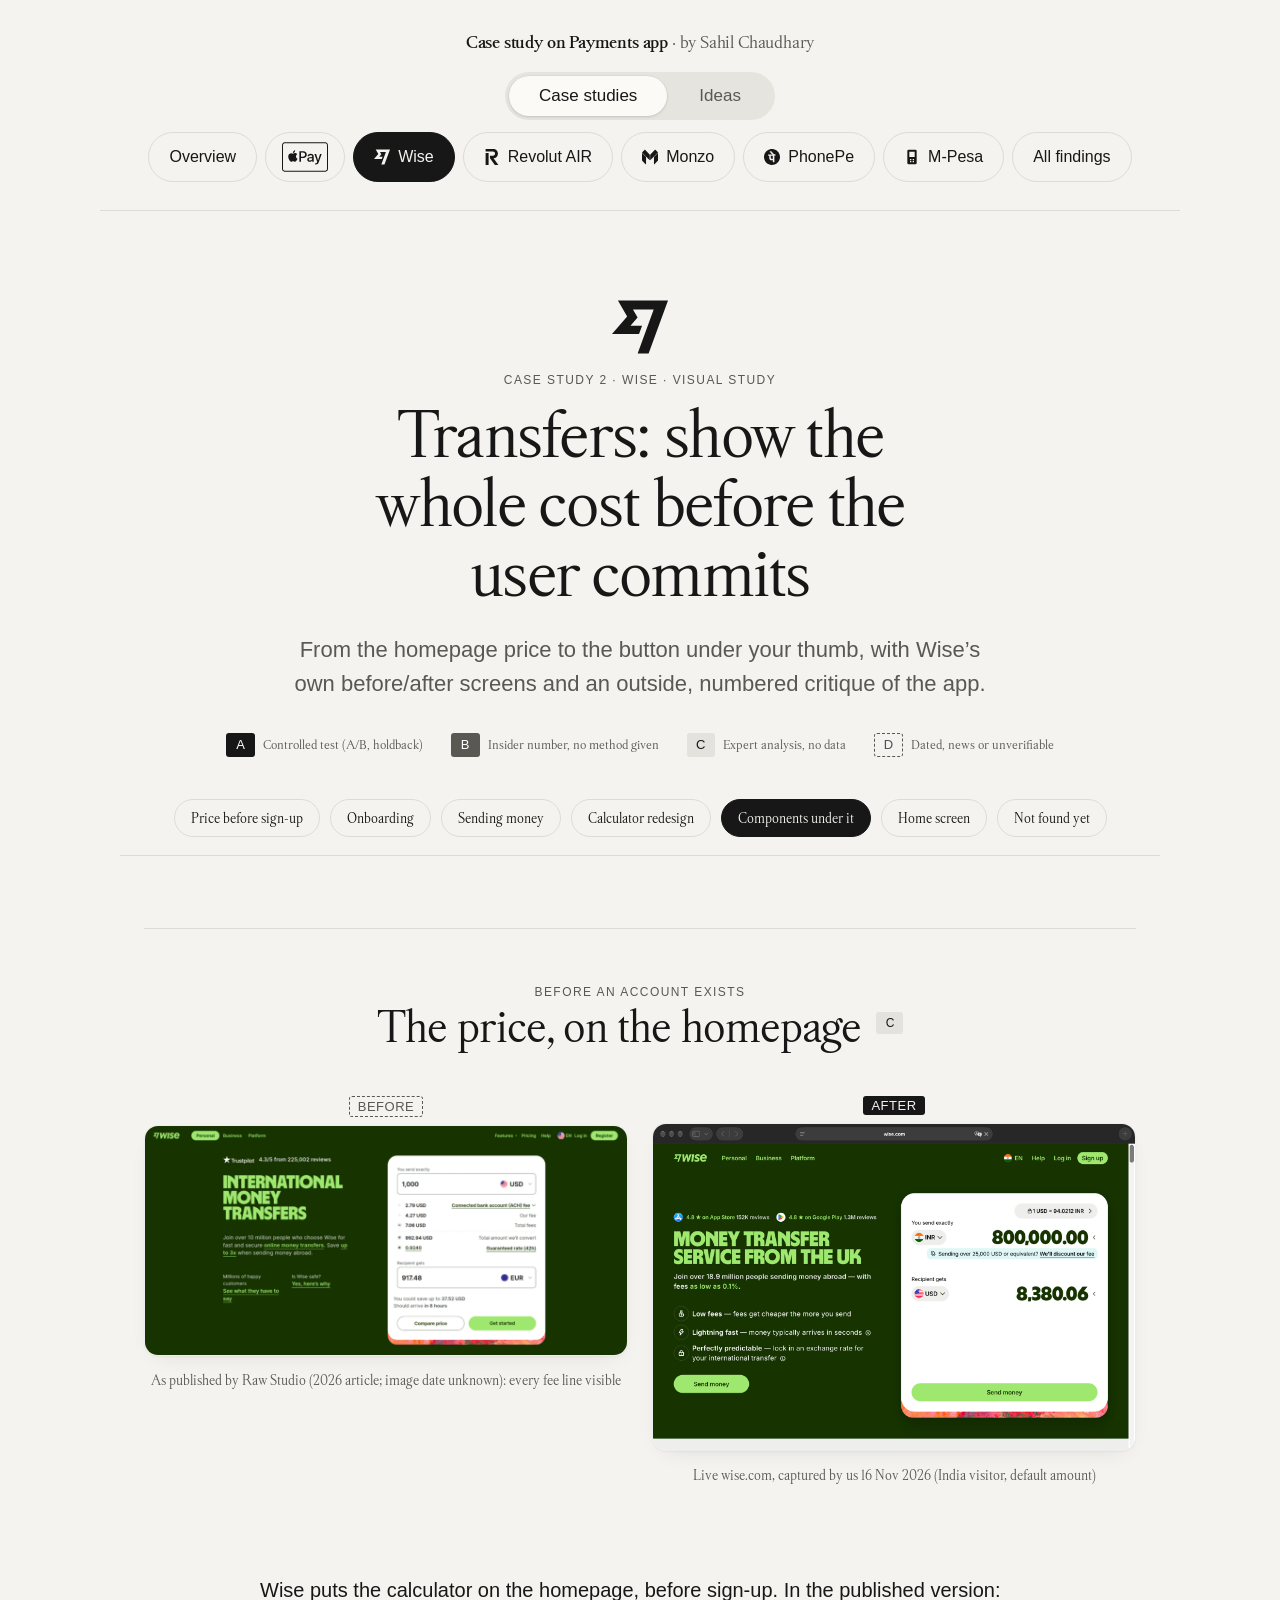
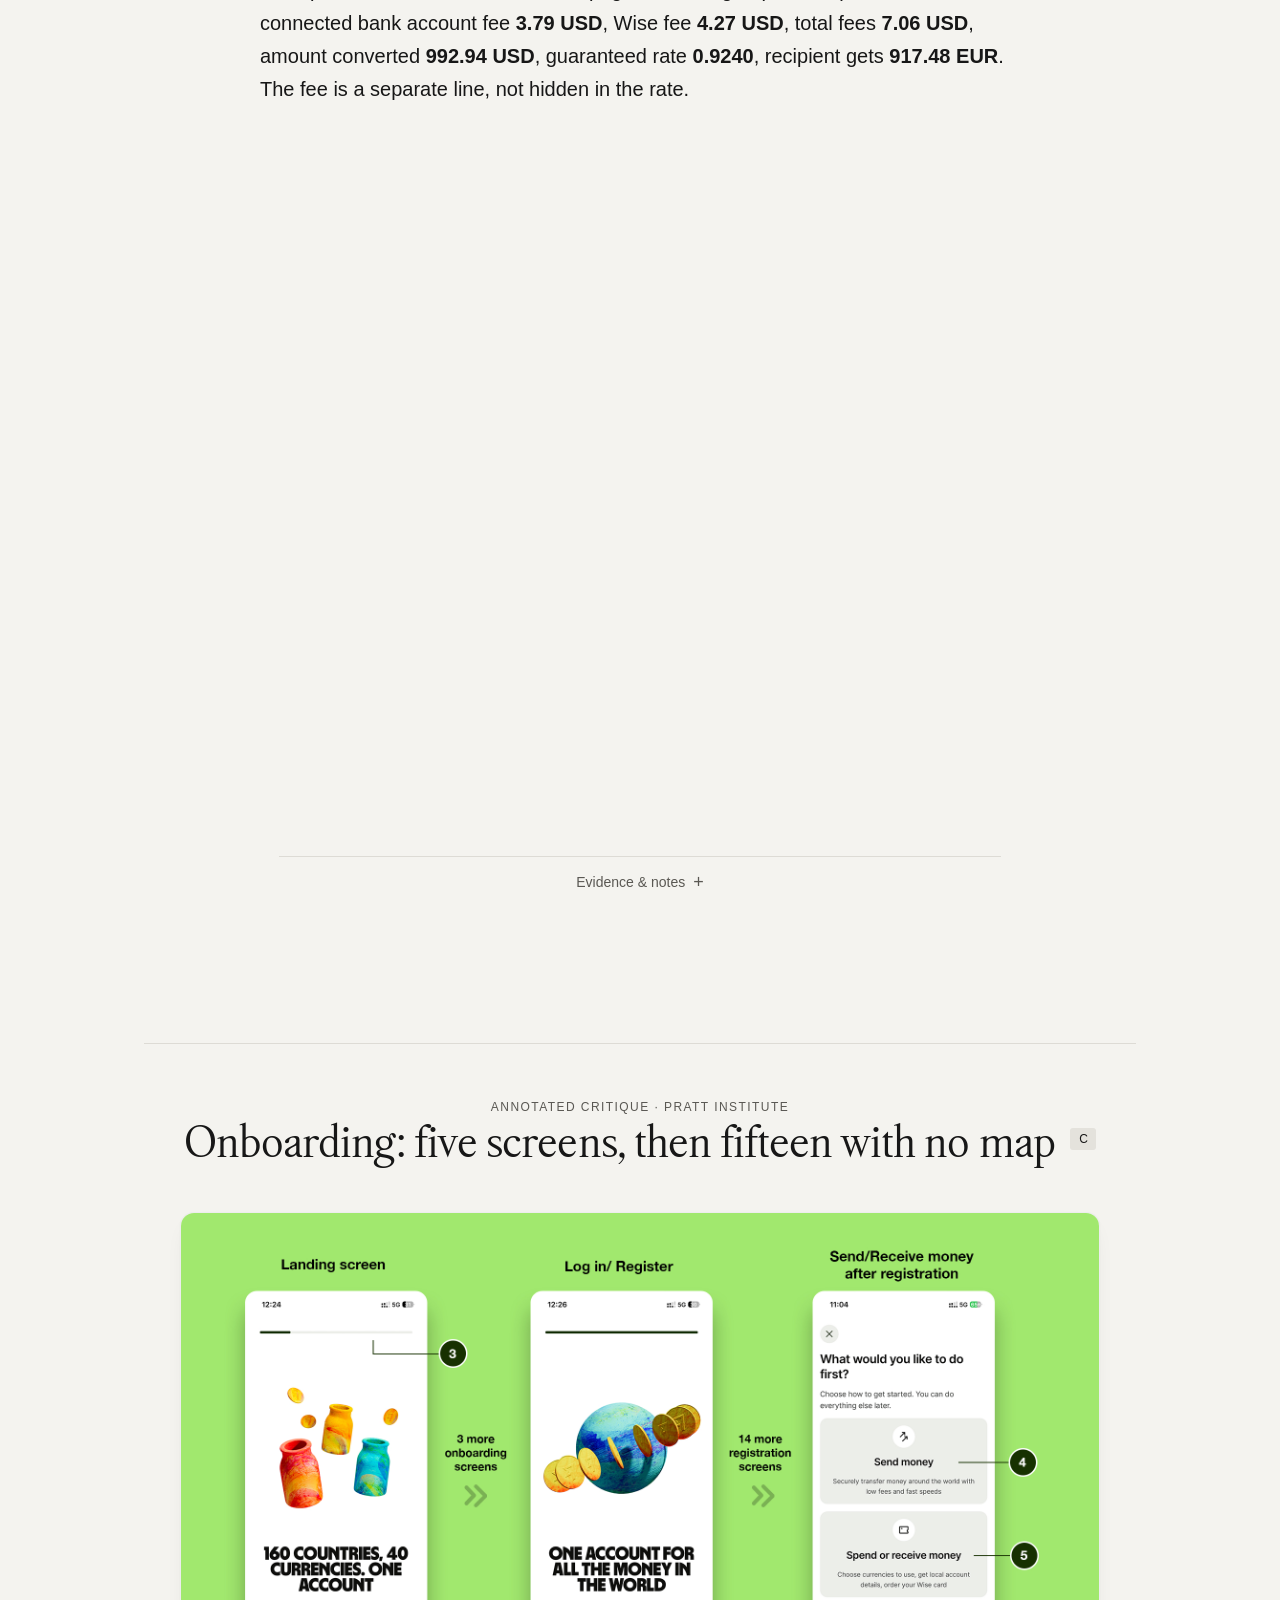
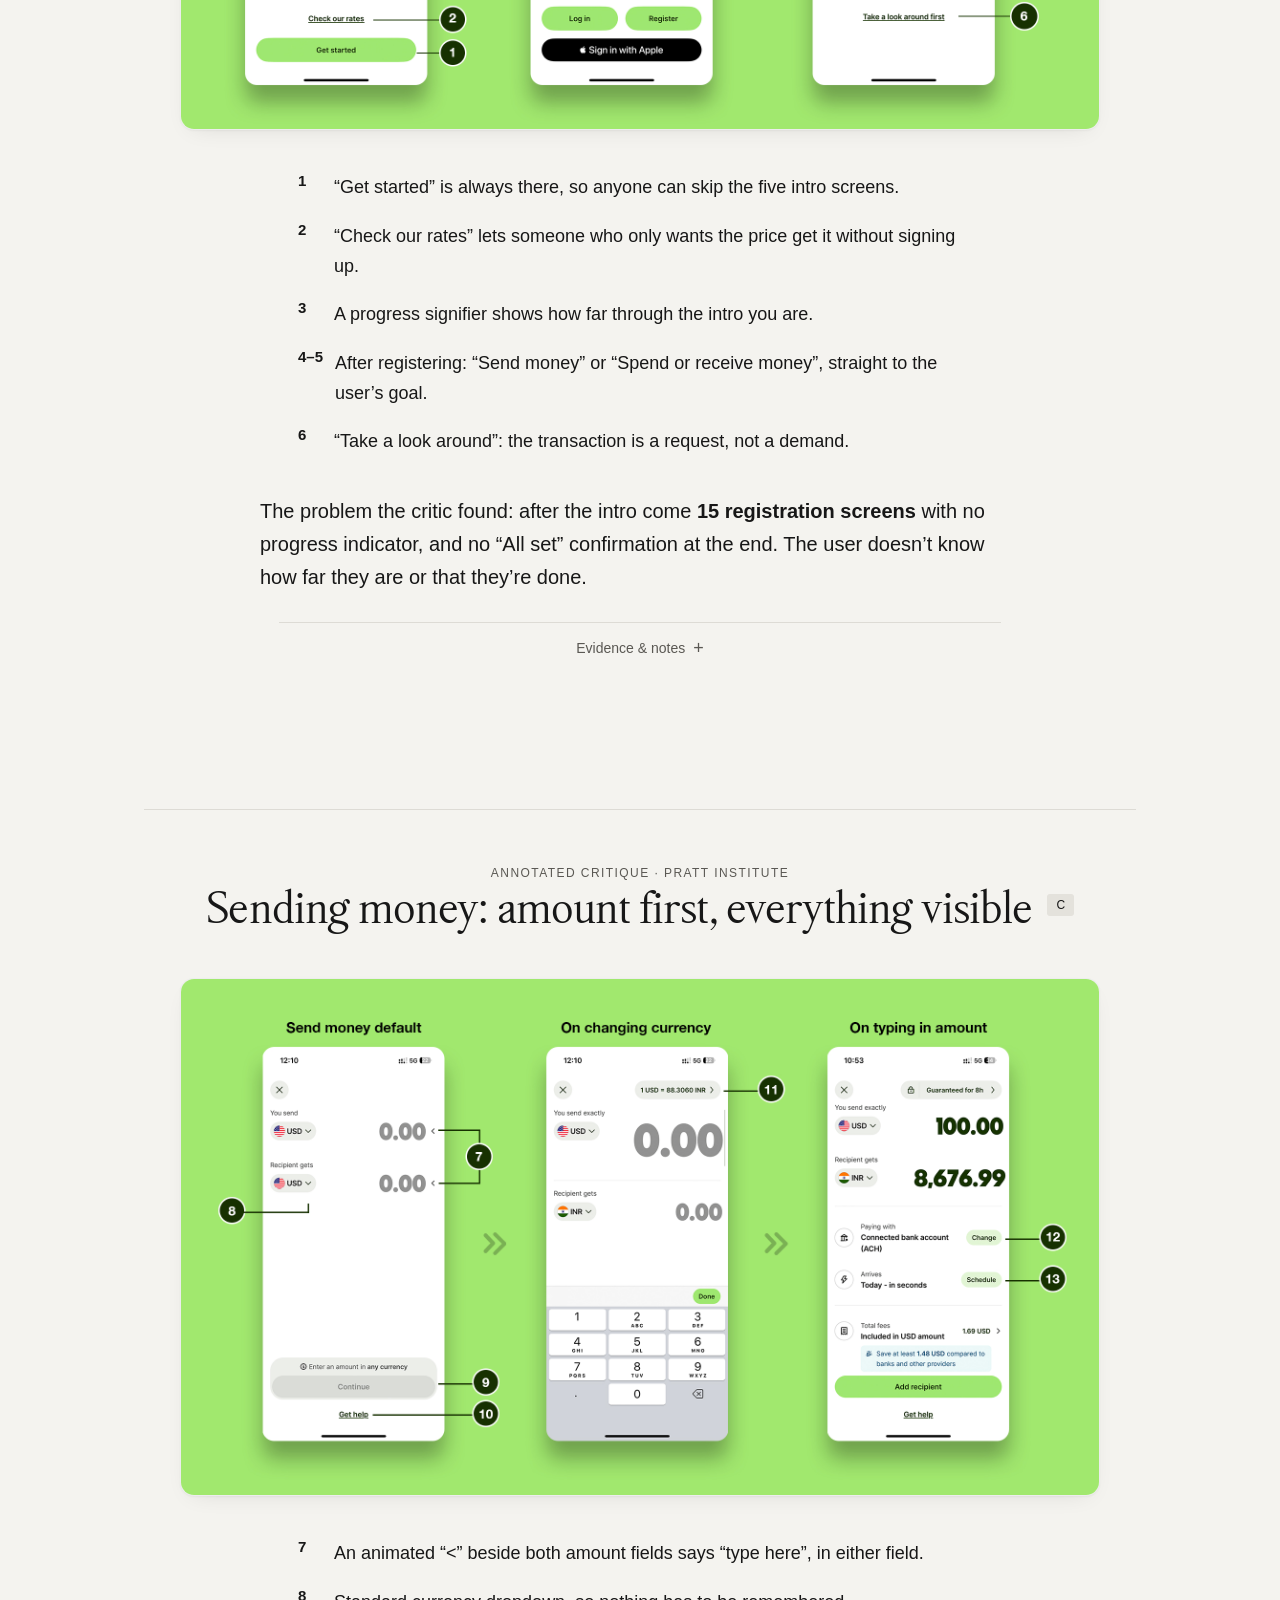
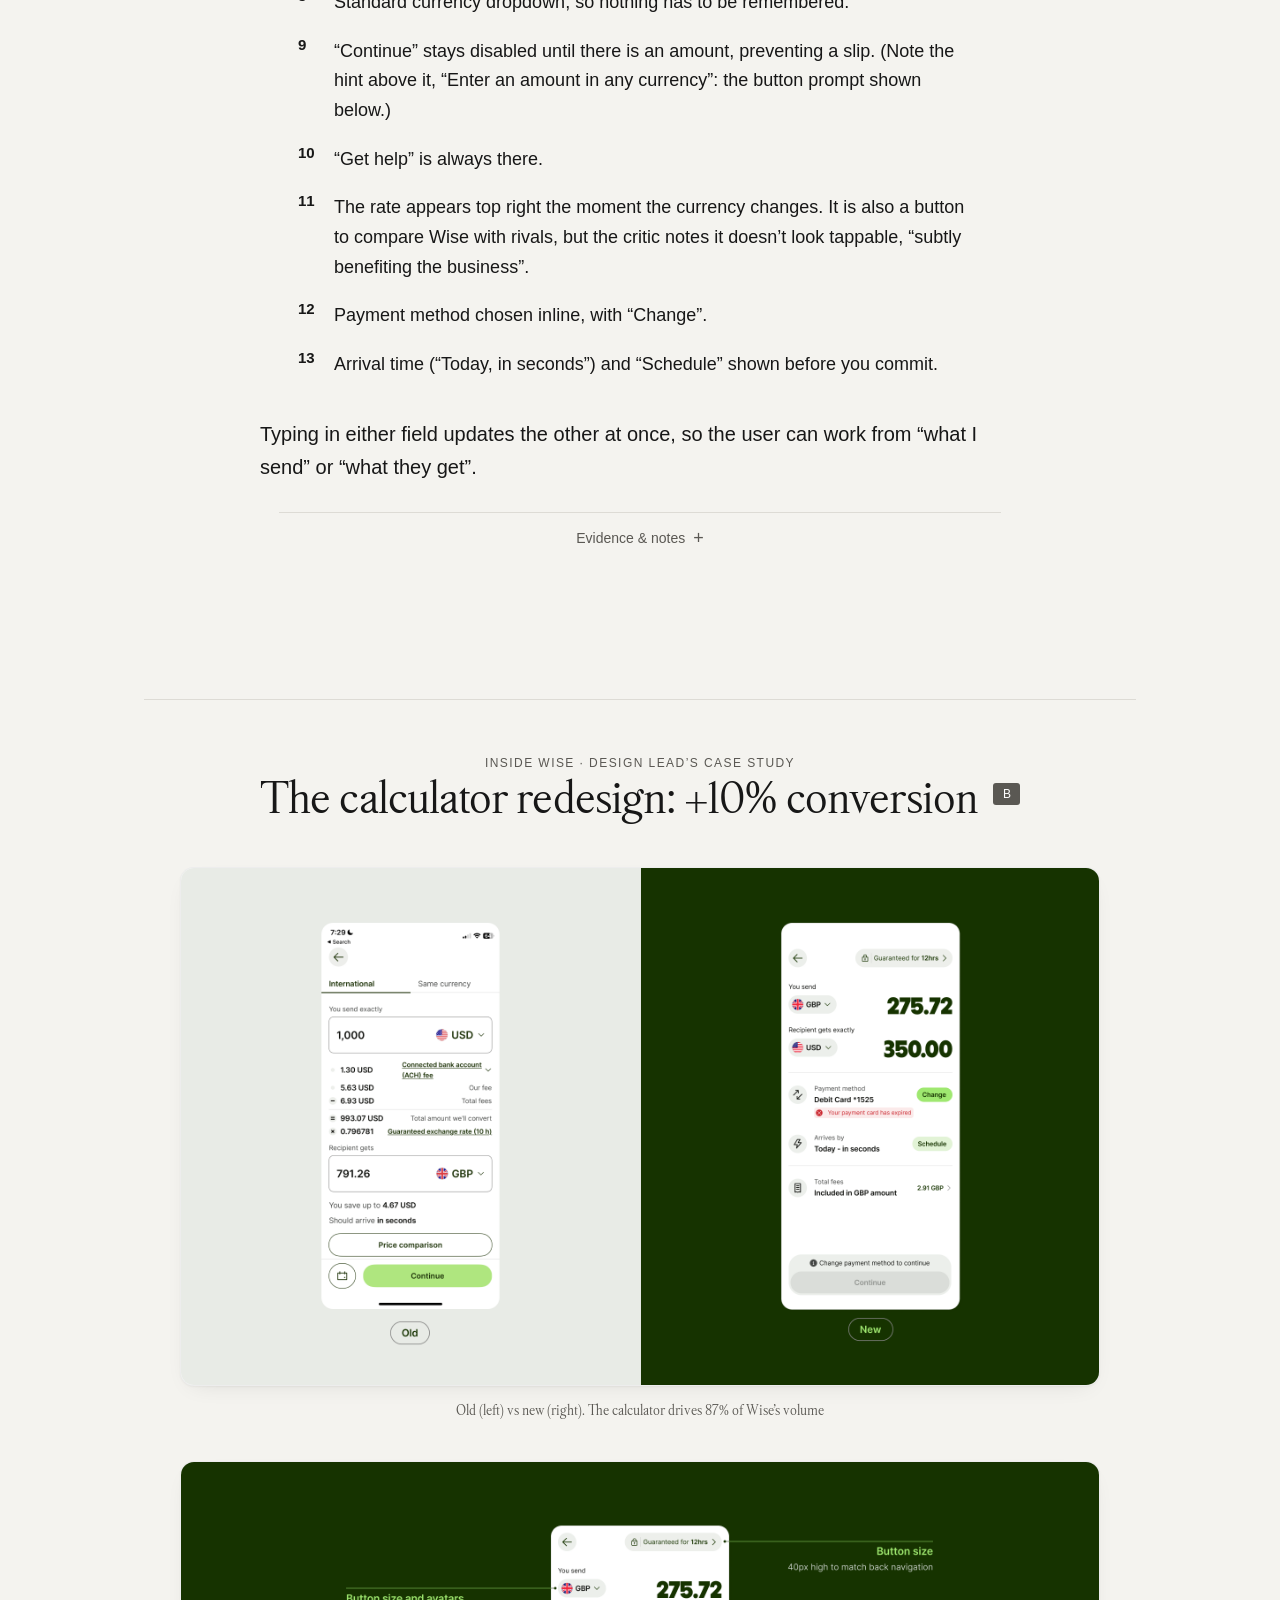
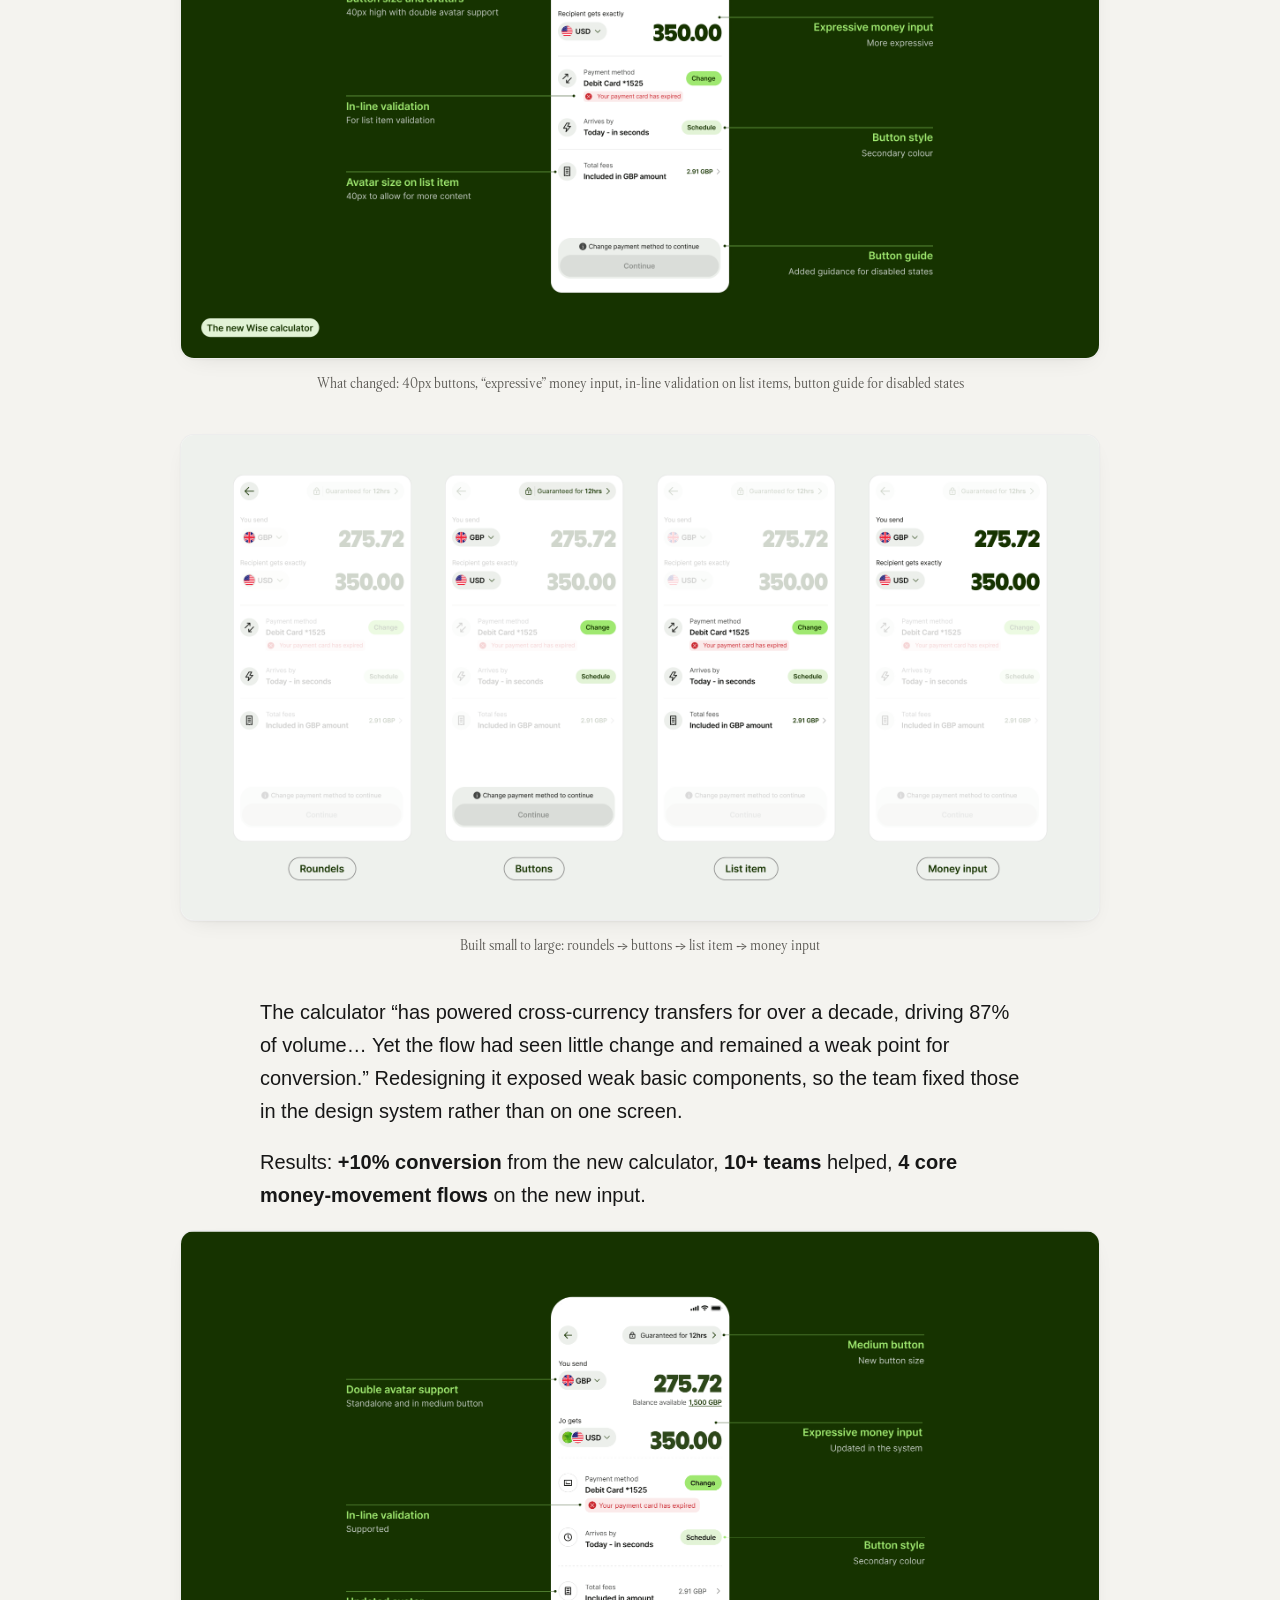
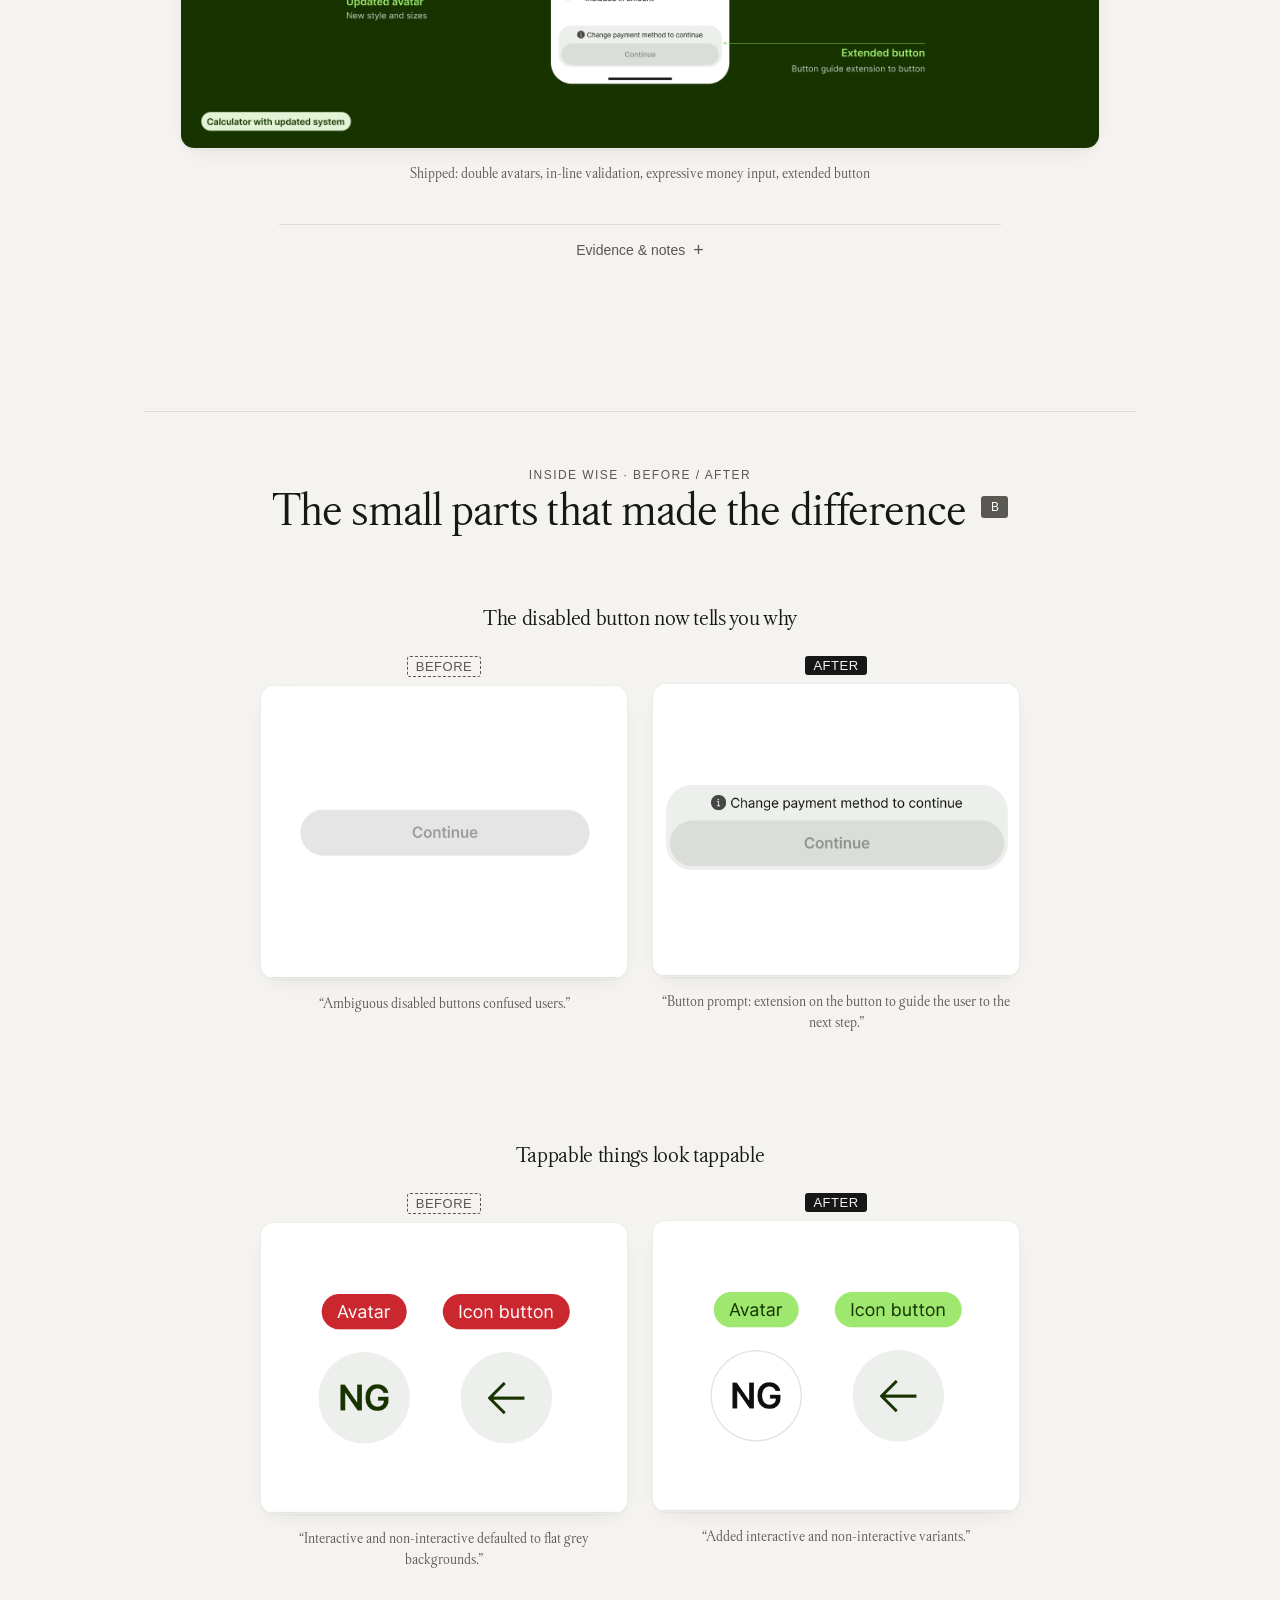
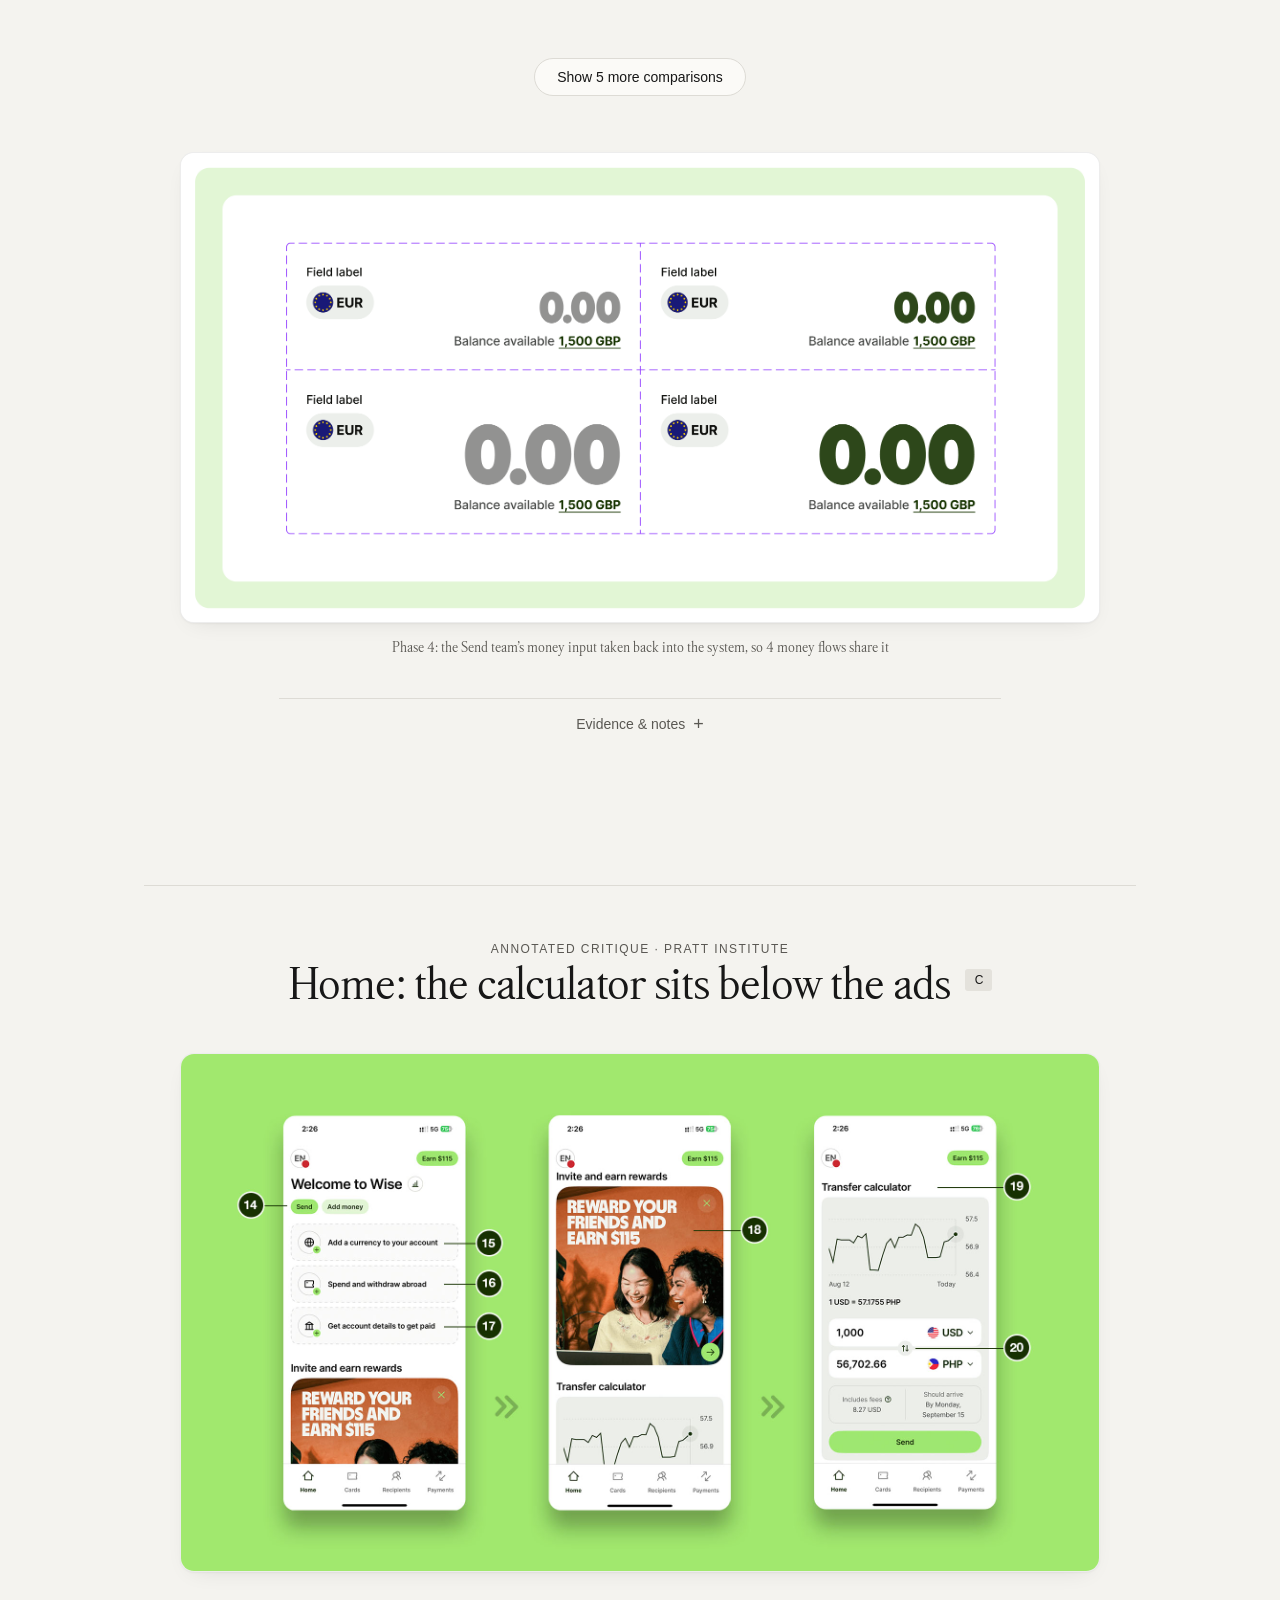
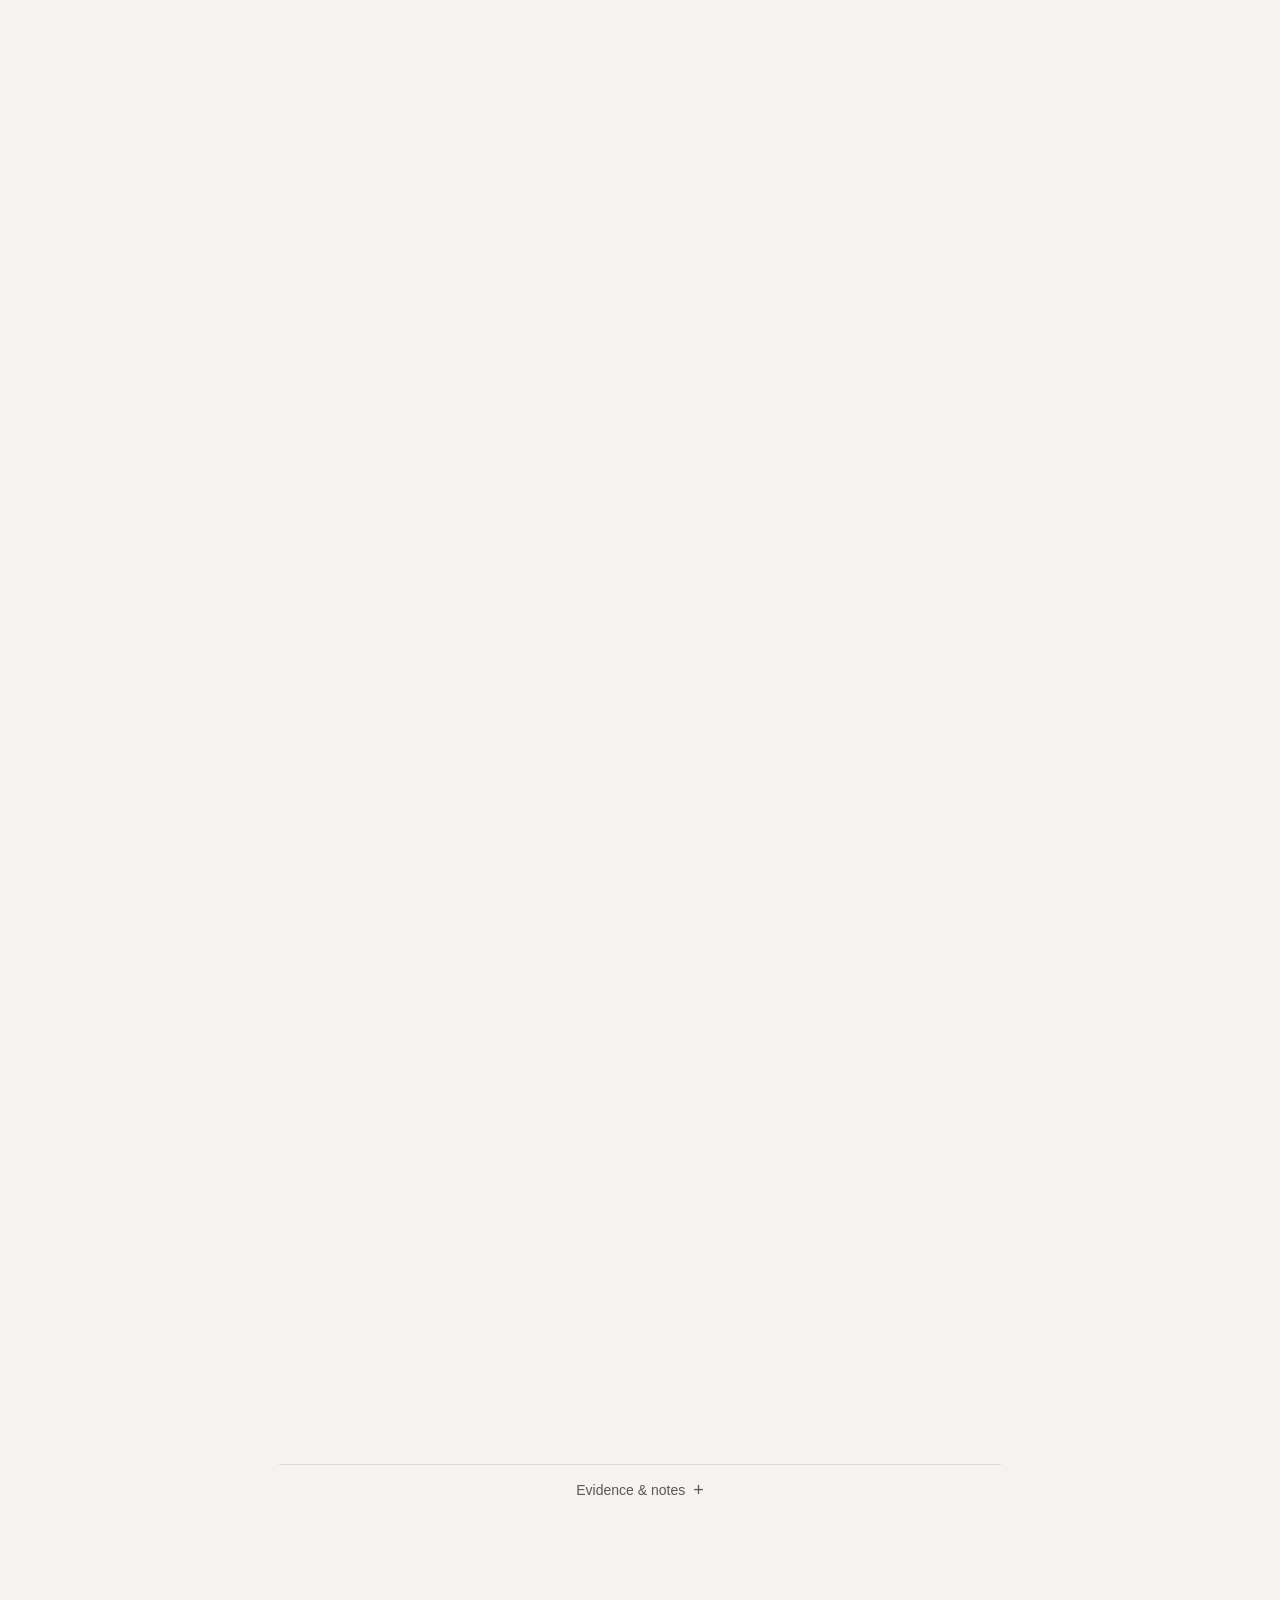
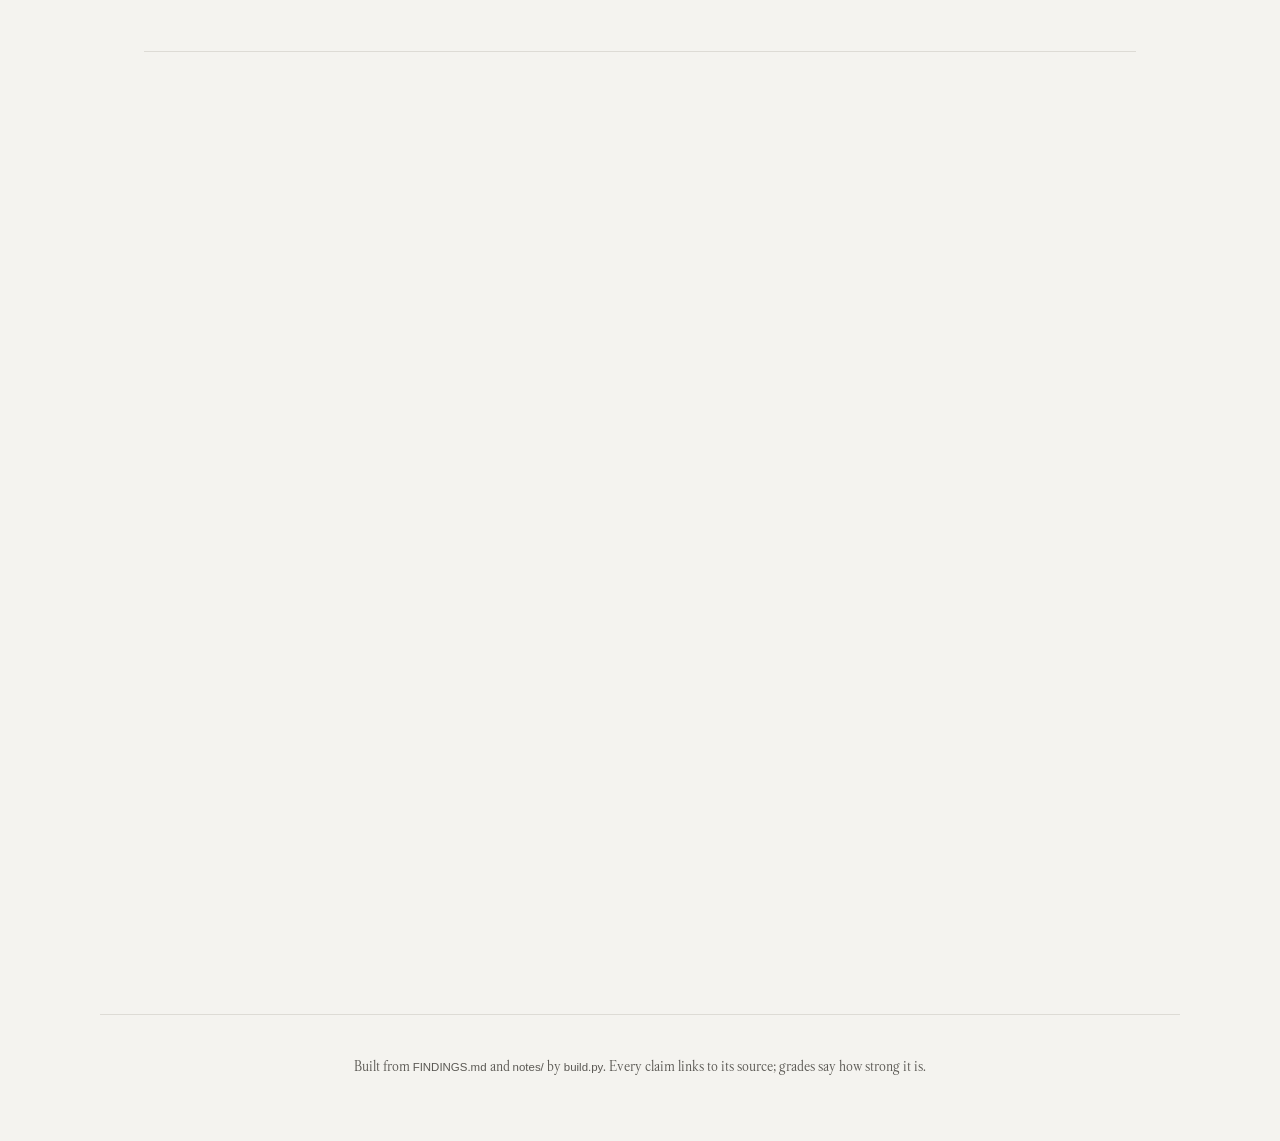
<file: wise.html>
<!doctype html>
<html lang="en"><head><meta charset="utf-8">
<meta name="viewport" content="width=device-width,initial-scale=1">
<title>Wise</title>
<link rel="stylesheet" href="style.css?v=23">
</head><body>
<header class="top"><a class="mark" href="index.html">Case study on Payments app<span> · by Sahil Chaudhary</span></a></header>
<nav class="tabs" aria-label="Sections"><div class="seg" role="tablist"><a role="tab" data-g="cases" href="index.html" aria-selected="true">Case studies</a><a role="tab" data-g="ideas" href="idea-001.html" aria-selected="false">Ideas</a></div>
<div class="pills" data-g="cases"><a class="pill" href="index.html">Overview</a><a class="pill" href="apple-pay.html"><svg class="lg ap-pill" width="46" height="46" viewBox="0 0 24 24" fill="currentColor" role="img" aria-label="Apple Pay"><path d="M2.15 4.318a42.16 42.16 0 0 0-.454.003c-.15.005-.303.013-.452.04a1.44 1.44 0 0 0-1.06.772c-.07.138-.114.278-.14.43-.028.148-.037.3-.04.45A10.2 10.2 0 0 0 0 6.222v11.557c0 .07.002.138.003.207.004.15.013.303.04.452.027.15.072.291.142.429a1.436 1.436 0 0 0 .63.63c.138.07.278.115.43.142.148.027.3.036.45.04l.208.003h20.194l.207-.003c.15-.004.303-.013.452-.04.15-.027.291-.071.428-.141a1.432 1.432 0 0 0 .631-.631c.07-.138.115-.278.141-.43.027-.148.036-.3.04-.45.002-.07.003-.138.003-.208l.001-.246V6.221c0-.07-.002-.138-.004-.207a2.995 2.995 0 0 0-.04-.452 1.446 1.446 0 0 0-1.2-1.201 3.022 3.022 0 0 0-.452-.04 10.448 10.448 0 0 0-.453-.003zm0 .512h19.942c.066 0 .131.002.197.003.115.004.25.01.375.032.109.02.2.05.287.094a.927.927 0 0 1 .407.407.997.997 0 0 1 .094.288c.022.123.028.258.031.374.002.065.003.13.003.197v11.552c0 .065 0 .13-.003.196-.003.115-.009.25-.032.375a.927.927 0 0 1-.5.693 1.002 1.002 0 0 1-.286.094 2.598 2.598 0 0 1-.373.032l-.2.003H1.906c-.066 0-.133-.002-.196-.003a2.61 2.61 0 0 1-.375-.032c-.109-.02-.2-.05-.288-.094a.918.918 0 0 1-.406-.407 1.006 1.006 0 0 1-.094-.288 2.531 2.531 0 0 1-.032-.373 9.588 9.588 0 0 1-.002-.197V6.224c0-.065 0-.131.002-.197.004-.114.01-.248.032-.375.02-.108.05-.199.094-.287a.925.925 0 0 1 .407-.406 1.03 1.03 0 0 1 .287-.094c.125-.022.26-.029.375-.032.065-.002.131-.002.196-.003zm4.71 3.7c-.3.016-.668.199-.88.456-.191.22-.36.58-.316.918.338.03.675-.169.888-.418.205-.258.345-.603.308-.955zm2.207.42v5.493h.852v-1.877h1.18c1.078 0 1.835-.739 1.835-1.812 0-1.07-.742-1.805-1.808-1.805zm.852.719h.982c.739 0 1.161.396 1.161 1.089 0 .692-.422 1.092-1.164 1.092h-.979zm-3.154.3c-.45.01-.83.28-1.05.28-.235 0-.593-.264-.981-.257a1.446 1.446 0 0 0-1.23.747c-.527.908-.139 2.255.374 2.995.249.366.549.769.944.754.373-.014.52-.242.973-.242.454 0 .586.242.98.235.41-.007.667-.366.915-.733.286-.417.403-.82.41-.841-.007-.008-.79-.308-.797-1.209-.008-.754.615-1.113.644-1.135-.352-.52-.9-.578-1.09-.593a1.123 1.123 0 0 0-.092-.002zm8.204.397c-.99 0-1.606.533-1.652 1.256h.777c.072-.358.369-.586.845-.586.502 0 .803.266.803.711v.309l-1.097.064c-.951.054-1.488.484-1.488 1.184 0 .72.548 1.207 1.332 1.207.526 0 1.032-.281 1.264-.727h.019v.659h.788v-2.76c0-.803-.62-1.317-1.591-1.317zm1.94.072l1.446 4.009c0 .003-.073.24-.073.247-.125.41-.33.571-.711.571-.069 0-.206 0-.267-.015v.666c.06.011.267.019.335.019.83 0 1.226-.312 1.568-1.283l1.5-4.214h-.868l-1.012 3.259h-.015l-1.013-3.26zm-1.167 2.189v.316c0 .521-.45.917-1.024.917-.442 0-.731-.228-.731-.579 0-.342.278-.56.769-.593z"/></svg><span class=sr>Apple Pay</span></a><a class="pill" href="wise.html" aria-current=page><svg class="lg" width="16" height="16" viewBox="0 0 24 24" fill="currentColor" role="img" aria-label="Wise"><path d="M6.488 7.469 0 15.05h11.585l1.301-3.576H7.922l3.033-3.507.01-.092L8.993 4.48h8.873l-6.878 18.925h4.706L24 .595H2.543l3.945 6.874Z"/></svg>Wise</a><a class="pill" href="revolut-air.html"><svg class="lg" width="16" height="16" viewBox="0 0 24 24" fill="currentColor" role="img" aria-label="Revolut"><path d="M20.9133 6.9566C20.9133 3.1208 17.7898 0 13.9503 0H2.424v3.8605h10.9782c1.7376 0 3.177 1.3651 3.2087 3.043.016.84-.2994 1.633-.8878 2.2324-.5886.5998-1.375.9303-2.2144.9303H9.2322a.2756.2756 0 0 0-.2755.2752v3.431c0 .0585.018.1142.052.1612L16.2646 24h5.3114l-7.2727-10.094c3.6625-.1838 6.61-3.2612 6.61-6.9494zM6.8943 5.9229H2.424V24h4.4704z"/></svg>Revolut AIR</a><a class="pill" href="monzo.html"><svg class="lg" width="16" height="16" viewBox="0 0 24 24" fill="currentColor" role="img" aria-label="Monzo"><path d="M4.244 1.174a.443.443 0 00-.271.13l-3.97 3.97-.001.001c3.884 3.882 8.093 8.092 11.748 11.748v-8.57L4.602 1.305a.443.443 0 00-.358-.131zm15.483 0a.443.443 0 00-.329.13L12.25 8.456v8.568L24 5.275c-1.316-1.322-2.647-2.648-3.97-3.97a.443.443 0 00-.301-.131zM0 5.979l.002 10.955c0 .294.118.577.326.785l4.973 4.976c.28.282.76.083.758-.314V12.037zm23.998.003l-6.06 6.061v10.338c-.004.399.48.6.76.314l4.974-4.976c.208-.208.326-.49.326-.785z"/></svg>Monzo</a><a class="pill" href="phonepe.html"><svg class="lg" width="16" height="16" viewBox="0 0 24 24" fill="currentColor" role="img" aria-label="PhonePe"><path d="M10.206 9.941h2.949v4.692c-.402.201-.938.268-1.34.268-1.072 0-1.609-.536-1.609-1.743V9.941zm13.47 4.816c-1.523 6.449-7.985 10.442-14.433 8.919C2.794 22.154-1.199 15.691.324 9.243 1.847 2.794 8.309-1.199 14.757.324c6.449 1.523 10.442 7.985 8.919 14.433zm-6.231-5.888a.887.887 0 0 0-.871-.871h-1.609l-3.686-4.222c-.335-.402-.871-.536-1.407-.402l-1.274.401c-.201.067-.268.335-.134.469l4.021 3.82H6.386c-.201 0-.335.134-.335.335v.67c0 .469.402.871.871.871h.938v3.217c0 2.413 1.273 3.82 3.418 3.82.67 0 1.206-.067 1.877-.335v2.145c0 .603.469 1.072 1.072 1.072h.938a.432.432 0 0 0 .402-.402V9.874h1.542c.201 0 .335-.134.335-.335v-.67z"/></svg>PhonePe</a><a class="pill" href="mpesa.html"><svg class="lg" width="16" height="16" viewBox="0 0 24 24" fill="currentColor" role="img" aria-label="Feature phone"><path fill-rule="evenodd" d="M7 1h10a2 2 0 0 1 2 2v18a2 2 0 0 1-2 2H7a2 2 0 0 1-2-2V3a2 2 0 0 1 2-2zm1 3v8h8V4H8zm1 11h2v2H9v-2zm4 0h2v2h-2v-2zm-4 3h2v2H9v-2zm4 0h2v2h-2v-2z"/></svg>M-Pesa</a><a class="pill" href="findings.html">All findings</a></div><div class="pills" data-g="ideas" hidden><a class="pill" href="idea-001.html">New QR Concept</a><a class="pill" href="idea-002.html">Semi GenUI Concept</a><a class="pill" href="idea-003.html">Pending Concept</a></div></nav>

<main data-rv><section class="head"><svg class="lg head-lg" width="56" height="56" viewBox="0 0 24 24" fill="currentColor" role="img" aria-label="Wise"><path d="M6.488 7.469 0 15.05h11.585l1.301-3.576H7.922l3.033-3.507.01-.092L8.993 4.48h8.873l-6.878 18.925h4.706L24 .595H2.543l3.945 6.874Z"/></svg><p class="kicker">Case study 2 · Wise · visual study</p>
<h1>Transfers: show the whole cost before the user commits</h1>
<p class="lede">From the homepage price to the button under your thumb, with Wise’s own before/after screens and an outside, numbered critique of the app.</p><dl class="legend">
<div><dt><span class="grade gA" title="Evidence grade A">A</span></dt><dd>Controlled test (A/B, holdback)</dd></div>
<div><dt><span class="grade gB" title="Evidence grade B">B</span></dt><dd>Insider number, no method given</dd></div>
<div><dt><span class="grade gC" title="Evidence grade C">C</span></dt><dd>Expert analysis, no data</dd></div>
<div><dt><span class="grade gD" title="Evidence grade D">D</span></dt><dd>Dated, news or unverifiable</dd></div>
</dl>
<ol class="journey"><li><a href="#s1"><span class="num">1</span>Price before sign-up</a></li><li><a href="#s2"><span class="num">2</span>Onboarding</a></li><li><a href="#s3"><span class="num">3</span>Sending money</a></li><li><a href="#s4"><span class="num">4</span>Calculator redesign</a></li><li><a href="#s5"><span class="num">5</span>Components under it</a></li><li><a href="#s6"><span class="num">6</span>Home screen</a></li><li><a href="#s7"><span class="num">7</span>Not found yet</a></li></ol></section>
<section class="step" id="s1">
<header class="step-h"><span class="num big">1</span><div><p class="kicker">Before an account exists</p>
<h2>The price, on the homepage <span class="grade gC" title="Evidence grade C">C</span></h2></div></header>

<div class="pair "><figure class="half before"><span class="tag">Before</span><div class="frame"><img src="assets/wise/raw-homepage-calculator.png" alt="Wise homepage calculator with fee lines" loading="lazy"></div><figcaption>As published by Raw Studio (2026 article; image date unknown): every fee line visible</figcaption></figure><figure class="half after"><span class="tag">After</span><div class="frame"><img src="assets/wise/live-2026-11-16-calculator.png" alt="Live wise.com calculator captured 16 Nov 2026" loading="lazy"></div><figcaption>Live wise.com, captured by us 16 Nov 2026 (India visitor, default amount)</figcaption></figure></div>
<div class="txt"><p>Wise puts the calculator on the homepage, before sign-up. In the published version: connected bank account fee <b>3.79 USD</b>, Wise fee <b>4.27 USD</b>, total fees <b>7.06 USD</b>, amount converted <b>992.94 USD</b>, guaranteed rate <b>0.9240</b>, recipient gets <b>917.48 EUR</b>. The fee is a separate line, not hidden in the rate.</p>
<p>Raw Studio: “Trust should be earned before commitment, not requested at the moment of commitment.”</p>
<p><span class="our">our note</span> On today’s first view the fee lines are <b>not shown</b>: only send amount, received amount and a locked rate chip (1 USD = 94.0212 INR). I didn’t type an amount or scroll, so the breakdown may appear after you interact. Worth checking before concluding Wise moved away from it.</p></div>
<figure class="shot wide"><div class="frame"><img src="assets/wise/raw-provider-comparison.png" alt="Old TransferWise comparison table against Western Union" loading="lazy"></div><figcaption>TransferWise-era comparison table: each provider’s rate, fee and amount received in the same columns</figcaption></figure>
<div class="txt"><p><span class="our">our note</span> Read the table closely: here Western Union shows 0.00 GBP fee and 1,146.50 EUR received; TransferWise shows 4.29 GBP fee and 1,141.88 EUR. Laying fee and rate side by side lets the user see the real winner per transfer, even when it isn’t you.</p></div>
<p class="ev"><b>Evidence</b> Agency blog analysis, no data on Wise (C). <a href="https://raw.studio/blog/how-wise-uses-3-transparency-first-ux-principles/">Raw Studio, Jul 2026</a></p></section><section class="step" id="s2">
<header class="step-h"><span class="num big">2</span><div><p class="kicker">Annotated critique · Pratt Institute</p>
<h2>Onboarding: five screens, then fifteen with no map <span class="grade gC" title="Evidence grade C">C</span></h2></div></header>

<figure class="shot wide"><div class="frame"><img src="assets/wise/pratt/pratt-1.jpg" alt="Wise landing, register and first-choice screens with numbered annotations 1 to 6" loading="lazy"></div></figure>
<ol class="pinnotes"><li><span class="num">1</span><div>“Get started” is always there, so anyone can skip the five intro screens.</div></li><li><span class="num">2</span><div>“Check our rates” lets someone who only wants the price get it without signing up.</div></li><li><span class="num">3</span><div>A progress signifier shows how far through the intro you are.</div></li><li><span class="num">4–5</span><div>After registering: “Send money” or “Spend or receive money”, straight to the user’s goal.</div></li><li><span class="num">6</span><div>“Take a look around”: the transaction is a request, not a demand.</div></li></ol>
<div class="txt"><p>The problem the critic found: after the intro come <b>15 registration screens</b> with no progress indicator, and no “All set” confirmation at the end. The user doesn’t know how far they are or that they’re done.</p></div>
<p class="ev"><b>Evidence</b> Student design critique using Norman’s principles, no user data (C). <a href="https://ixd.prattsi.org/2025/09/design-critique-wise-ios-app/">IXD@Pratt, Sep 2025</a></p></section><section class="step" id="s3">
<header class="step-h"><span class="num big">3</span><div><p class="kicker">Annotated critique · Pratt Institute</p>
<h2>Sending money: amount first, everything visible <span class="grade gC" title="Evidence grade C">C</span></h2></div></header>

<figure class="shot wide"><div class="frame"><img src="assets/wise/pratt/pratt-2.jpg" alt="Wise send money screens with numbered annotations 7 to 13" loading="lazy"></div></figure>
<ol class="pinnotes"><li><span class="num">7</span><div>An animated “&lt;” beside both amount fields says “type here”, in either field.</div></li><li><span class="num">8</span><div>Standard currency dropdown, so nothing has to be remembered.</div></li><li><span class="num">9</span><div>“Continue” stays disabled until there is an amount, preventing a slip. (Note the hint above it, “Enter an amount in any currency”: the button prompt shown below.)</div></li><li><span class="num">10</span><div>“Get help” is always there.</div></li><li><span class="num">11</span><div>The rate appears top right the moment the currency changes. It is also a button to compare Wise with rivals, but the critic notes it doesn’t look tappable, “subtly benefiting the business”.</div></li><li><span class="num">12</span><div>Payment method chosen inline, with “Change”.</div></li><li><span class="num">13</span><div>Arrival time (“Today, in seconds”) and “Schedule” shown before you commit.</div></li></ol>
<div class="txt"><p>Typing in either field updates the other at once, so the user can work from “what I send” or “what they get”.</p></div>
<p class="ev"><b>Evidence</b> Student design critique, no user data (C). <a href="https://ixd.prattsi.org/2025/09/design-critique-wise-ios-app/">IXD@Pratt, Sep 2025</a></p></section><section class="step" id="s4">
<header class="step-h"><span class="num big">4</span><div><p class="kicker">Inside Wise · Design Lead’s case study</p>
<h2>The calculator redesign: +10% conversion <span class="grade gB" title="Evidence grade B">B</span></h2></div></header>

<figure class="shot wide"><div class="frame"><img src="assets/wise/wise-calc-challenge.png" alt="Old and new Wise calculator side by side" loading="lazy"></div><figcaption>Old (left) vs new (right). The calculator drives 87% of Wise’s volume</figcaption></figure>
<figure class="shot wide"><div class="frame"><img src="assets/wise/proposed-changes.png" alt="New calculator annotated with proposed component changes" loading="lazy"></div><figcaption>What changed: 40px buttons, “expressive” money input, in-line validation on list items, button guide for disabled states</figcaption></figure>
<figure class="shot wide"><div class="frame"><img src="assets/wise/calc-phases.png" alt="Four phases: roundels, buttons, list item, money input" loading="lazy"></div><figcaption>Built small to large: roundels → buttons → list item → money input</figcaption></figure>
<div class="txt"><p>The calculator “has powered cross-currency transfers for over a decade, driving 87% of volume… Yet the flow had seen little change and remained a weak point for conversion.” Redesigning it exposed weak basic components, so the team fixed those in the design system rather than on one screen.</p>
<p>Results: <b>+10% conversion</b> from the new calculator, <b>10+ teams</b> helped, <b>4 core money-movement flows</b> on the new input.</p>
<p><span class="our">our note</span> No method, sample or period is given for the +10%. It is the only Wise number we have.</p></div>
<figure class="shot wide"><div class="frame"><img src="assets/wise/wise-calc-results.png" alt="Final calculator with updated system annotated" loading="lazy"></div><figcaption>Shipped: double avatars, in-line validation, expressive money input, extended button</figcaption></figure>
<p class="ev"><b>Evidence</b> Insider number, no method (B). <a href="https://nessgrixti.com/portfolio/wise-calculator/">Ness Grixti, Wise Calculator Redesign</a></p></section><section class="step" id="s5">
<header class="step-h"><span class="num big">5</span><div><p class="kicker">Inside Wise · before / after</p>
<h2>The small parts that made the difference <span class="grade gB" title="Evidence grade B">B</span></h2></div></header>

<h3 class="pair-h">The disabled button now tells you why</h3>
<div class="pair sm"><figure class="half before"><span class="tag">Before</span><div class="frame"><img src="assets/wise/button-cue-before.png" alt="Grey disabled Continue button" loading="lazy"></div><figcaption>“Ambiguous disabled buttons confused users.”</figcaption></figure><figure class="half after"><span class="tag">After</span><div class="frame"><img src="assets/wise/button-cue-after.png" alt="Disabled Continue with prompt Change payment method to continue" loading="lazy"></div><figcaption>“Button prompt: extension on the button to guide the user to the next step.”</figcaption></figure></div>
<h3 class="pair-h">Tappable things look tappable</h3>
<div class="pair sm"><figure class="half before"><span class="tag">Before</span><div class="frame"><img src="assets/wise/roundel-afforance-before.png" alt="Avatar and icon button both flat grey" loading="lazy"></div><figcaption>“Interactive and non-interactive defaulted to flat grey backgrounds.”</figcaption></figure><figure class="half after"><span class="tag">After</span><div class="frame"><img src="assets/wise/roundel-afforance-after.png" alt="Avatar outlined, icon button filled" loading="lazy"></div><figcaption>“Added interactive and non-interactive variants.”</figcaption></figure></div>
<div class="pair sm"><figure class="half before"><span class="tag">Before</span><div class="frame"><img src="assets/wise/list-item-afforances-before.png" alt="Clickable and static list items look the same" loading="lazy"></div><figcaption>“Teams used the same styles for clickable and static list items.”</figcaption></figure><figure class="half after"><span class="tag">After</span><div class="frame"><img src="assets/wise/list-item-afforances-after.png" alt="Clickable list item gains a chevron" loading="lazy"></div><figcaption>“Using accessories to guide users.” The tappable fee row gets a chevron</figcaption></figure></div>
<h3 class="pair-h">One system instead of many look-alikes</h3>
<div class="pair sm"><figure class="half before"><span class="tag">Before</span><div class="frame"><img src="assets/wise/button-styles-before.png" alt="Two different button types" loading="lazy"></div><figcaption>“Action button vs. button, different styles same thing.”</figcaption></figure><figure class="half after"><span class="tag">After</span><div class="frame"><img src="assets/wise/button-styles-after.png" alt="One button in three sizes" loading="lazy"></div><figcaption>“One button with three sizes and multiple styles.”</figcaption></figure></div>
<div class="pair sm"><figure class="half before"><span class="tag">Before</span><div class="frame"><img src="assets/wise/roundel-before.png" alt="Inconsistent roundel sizes" loading="lazy"></div><figcaption>“Inconsistent sizes across status, icon buttons and avatar.”</figcaption></figure><figure class="half after"><span class="tag">After</span><div class="frame"><img src="assets/wise/roundel-after.png" alt="Consistent roundel sizes" loading="lazy"></div><figcaption>“Consistent sizing across avatar, status and icon button.”</figcaption></figure></div>
<div class="pair sm"><figure class="half before"><span class="tag">Before</span><div class="frame"><img src="assets/wise/double-avatar-before.png" alt="Unsupported overlapping avatars" loading="lazy"></div><figcaption>“No standard for paired avatars leading to customisations.”</figcaption></figure><figure class="half after"><span class="tag">After</span><div class="frame"><img src="assets/wise/double-avatar-after.png" alt="Paired avatars with safe zones" loading="lazy"></div><figcaption>“Support with safe zones for content.” You → recipient, in one mark</figcaption></figure></div>
<div class="pair sm"><figure class="half before"><span class="tag">Before</span><div class="frame"><img src="assets/wise/list-item-spotlight-before.png" alt="Unsupported highlighted list item" loading="lazy"></div><figcaption>“Most list items were equal, but a few deserved extra attention.”</figcaption></figure><figure class="half after"><span class="tag">After</span><div class="frame"><img src="assets/wise/list-item-spotlight-after.png" alt="Spotlight list item variants" loading="lazy"></div><figcaption>“Spotlight support”</figcaption></figure></div>
<figure class="shot wide"><div class="frame"><img src="assets/wise/money-input-lift-and-shift.png" alt="Money input in four sizes and states" loading="lazy"></div><figcaption>Phase 4: the Send team’s money input taken back into the system, so 4 money flows share it</figcaption></figure>
<div class="txt"><p><span class="our">our note</span> The button prompt is the most direct functional fix in this whole study. A grey button says “no”; the prompt says “here’s what to do”. Apple’s rule (Apple Pay, “One button, many verbs”) is the same.</p></div>
<p class="ev"><b>Evidence</b> All quotes are the Wise Design Lead’s captions (B, part of the +10%). <a href="https://nessgrixti.com/portfolio/wise-calculator/">Ness Grixti, Wise Calculator Redesign</a></p></section><section class="step" id="s6">
<header class="step-h"><span class="num big">6</span><div><p class="kicker">Annotated critique · Pratt Institute</p>
<h2>Home: the calculator sits below the ads <span class="grade gC" title="Evidence grade C">C</span></h2></div></header>

<figure class="shot wide"><div class="frame"><img src="assets/wise/pratt/pratt-3.jpg" alt="New user home screen with annotations 14 to 20" loading="lazy"></div></figure>
<ol class="pinnotes"><li><span class="num">14</span><div>“Send” is a small chip, not the hero.</div></li><li><span class="num">15–17</span><div>Add a currency / Spend abroad / Get account details take the centre.</div></li><li><span class="num">18</span><div>“Invite and earn rewards” sits above…</div></li><li><span class="num">19</span><div>…the Transfer Calculator, which needs a scroll to reach.</div></li><li><span class="num">20</span><div>The swap (invert) button is good design: a familiar icon, clear affordance.</div></li></ol>
<figure class="shot wide"><div class="frame"><img src="assets/wise/pratt/pratt-4.jpg" alt="Redesigned home screen proposal" loading="lazy"></div><figcaption>The critic’s proposal: calculator in the first fold, bigger Send money button, rewards below</figcaption></figure>
<figure class="shot wide"><div class="frame"><img src="assets/wise/pratt/pratt-5.jpg" alt="Returning user home screen with annotations 21 to 23" loading="lazy"></div><figcaption>Returning user: currency cards (21) dominate; calculator (23) again below “Invite and earn” (22)</figcaption></figure>
<div class="txt"><p><span class="our">our note</span> This is a proposal, not a tested change. It is useful as a way of reading a screen: every number is one decision, judged against one principle.</p></div>
<p class="ev"><b>Evidence</b> Student design critique, no user data (C). <a href="https://ixd.prattsi.org/2025/09/design-critique-wise-ios-app/">IXD@Pratt, Sep 2025</a></p></section><section class="step" id="s7">
<header class="step-h"><span class="num big">7</span><div><p class="kicker">Honest gap</p>
<h2>Tracking and identity checks: no real screens yet </h2></div></header>

<div class="txt"><p>Round 1’s Wise claims about the <b>transfer tracker</b> (initiated → processing → sent → received, with timestamps) and <b>staged identity checks</b> (“Step 2 of 4”, one upload per screen) come from 925 Studios. Their article’s images are stock photos, not Wise screens, so none are shown here.</p>
<p>Ways to get real screens: Built for Mars (paid) has “Making an international payment”; screen libraries like Mobbin or UXMagic need a sign-up; or capture them from your own Wise account.</p></div></section><section class="sources"><h2 class="sec">Where the screens come from</h2><ul>
<li>Calculator redesign and every before/after pair: <a href="https://nessgrixti.com/portfolio/wise-calculator/">Ness Grixti (Wise Design Lead), Wise Calculator Redesign</a>.</li>
<li>Annotated flows 1–23: <a href="https://ixd.prattsi.org/2025/09/design-critique-wise-ios-app/">IXD@Pratt, Design Critique: Wise (iOS App), Sep 2025</a>.</li>
<li>Homepage calculator and comparison table: <a href="https://raw.studio/blog/how-wise-uses-3-transparency-first-ux-principles/">Raw Studio, How Wise uses 3 transparency-first UX principles</a>.</li>
<li>Live calculator: captured by us from wise.com in Safari, 16 Nov 2026.</li>
</ul><p class="more"><a href="findings.html">All written findings →</a></p></section></main>
<script>(()=>{
const m=document.querySelector('main[data-rv]'); if(!m) return;
/* progressive disclosure: evidence + our notes fold under each step */
m.querySelectorAll('.step').forEach(st=>{
  const items=[...st.querySelectorAll(':scope .ev, :scope .txt p')].filter(e=>e.classList.contains('ev')||e.querySelector('.our'));
  if(items.length){const d=document.createElement('details');d.className='why';
    d.innerHTML='<summary><span>Evidence &amp; notes</span></summary><div class="why-b"></div>';
    items.forEach(e=>d.lastElementChild.appendChild(e)); st.appendChild(d);}
  const pairs=[...st.querySelectorAll(':scope > .pair, :scope > .pair-h')];
  const cut=pairs.filter(e=>e.classList.contains('pair'))[2];
  if(cut){const rest=pairs.slice(pairs.indexOf(cut)-(cut.previousElementSibling?.classList.contains('pair-h')?1:0));
    const n=rest.filter(e=>e.classList.contains('pair')).length; const b=document.createElement('button');
    b.className='more-btn'; b.textContent='Show '+n+' more comparisons'; rest[0].before(b);
    rest.forEach(e=>e.hidden=true); b.onclick=()=>{rest.forEach(e=>{e.hidden=false;e.classList.add('in');}); b.remove();};}
});
/* sticky step rail with scrollspy */
const j=m.querySelector('.journey'); if(j){const h=m.querySelector('.head'); h.after(j); j.classList.add('rail');
  const links=[...j.querySelectorAll('a')]; const map=new Map(links.map(a=>[a.getAttribute('href').slice(1),a]));
  const spy=new IntersectionObserver(es=>es.forEach(e=>{if(e.isIntersecting){links.forEach(a=>a.removeAttribute('aria-current'));
    const a=map.get(e.target.id); if(a){a.setAttribute('aria-current','true'); j.scrollTo({left:a.offsetLeft-(j.clientWidth-a.offsetWidth)/2,behavior:'smooth'});}}}),{rootMargin:'-45% 0px -50% 0px'});
  m.querySelectorAll('.step').forEach(s=>spy.observe(s));}
})();</script>
<script>(()=>{
const m=document.querySelector('main[data-rv]'); if(!m || location.search.includes('static')) return;
if(matchMedia('(prefers-reduced-motion: reduce)').matches) return;
const sel='.head>*, .step-h, .txt>p, .shot, .half, .pinnotes li, .ev, .chart, .card, .pat, .box, .sources, .star, .gaps, .approach>.sub, .prose>*';
const els=[...m.querySelectorAll(sel)];
els.forEach(e=>e.classList.add('rv'));
const io=new IntersectionObserver(es=>{es.forEach(en=>{if(!en.isIntersecting) return;
  const sib=[...en.target.parentElement.children].filter(x=>x.classList.contains('rv'));
  en.target.style.transitionDelay=Math.min(sib.indexOf(en.target),6)*70+'ms';
  en.target.classList.add('in'); io.unobserve(en.target);});},{rootMargin:'0px 0px -8% 0px',threshold:.08});
els.forEach(e=>io.observe(e));
/* pin <-> note: hover a note to light its pin, and back */
document.querySelectorAll('.step').forEach(st=>{
  const pins=[...st.querySelectorAll('.pin')], notes=[...st.querySelectorAll('.pinnotes li')];
  const key=el=>(el.querySelector?.('.num')||el).textContent.trim();
  const on=(k,v)=>{pins.concat(notes).forEach(x=>{if(key(x)===k) x.classList.toggle('hot',v);});};
  pins.concat(notes).forEach(x=>{x.addEventListener('mouseenter',()=>on(key(x),true));x.addEventListener('mouseleave',()=>on(key(x),false));});
});})();</script>
<footer>Built from <code>FINDINGS.md</code> and <code>notes/</code> by <code>build.py</code>. Every claim links to its source; grades say how strong it is.</footer>
</body></html>
</file>
<file: style.css>
/* Case study on Payments app */
@font-face { font-family: "Michelangelus"; src: url("fonts/Michelangelus-Regular.ttf"); font-weight: 400; }
@font-face { font-family: "Michelangelus"; src: url("fonts/Michelangelus-Bold.ttf"); font-weight: 700 900; }
@font-face { font-family: "Michelangelus"; src: url("fonts/Michelangelus-Italic.ttf"); font-style: italic; }
/* was: Payments, by design — tokens from DESIGN.md. Components use tokens only. */
:root {
  --paper: #f4f3ef;      /* statement-paper ground */
  --card: #fbfaf7;
  --ink: #171717;
  --ink-2: #5a5853;
  --rule: #dddbd5;
  --stamp: #171717;      /* rubber-stamp violet: numbers, pins, links */
  --stamp-wash: #e7e5df;
  --gA: #171717; --gA-ink: #ffffff;   /* evidence grades: one green, fading with strength */
  --gB: #5a5853; --gB-ink: #ffffff;
  --gC: #e4e2dc; --gC-ink: #171717;
  --gD: transparent; --gD-ink: #4f5055;
  --bar-trad: #a8a6a0;
  --serif: "Helvetica Neue", Helvetica, Arial, sans-serif;
  --sans: "Michelangelus", "Helvetica Neue", Helvetica, serif;
  --mono: "Helvetica Neue", Helvetica, Arial, sans-serif;
  color-scheme: light;
}

* { box-sizing: border-box; }
html { -webkit-text-size-adjust: 100%; }
body { margin: 0; background: var(--paper); color: var(--ink); font: 400 18px/1.55 var(--serif); }
a { color: var(--stamp); text-underline-offset: 2px; }
code { font: 500 .82em var(--mono); }
main { max-width: 1080px; margin: 0 auto; padding: 0 16px 64px; }

.top { display: flex; flex-wrap: wrap; gap: 8px 24px; align-items: baseline; justify-content: space-between;
  max-width: 1080px; margin: 0 auto; padding: 20px 16px; border-bottom: 1px solid var(--rule); }
.mark { font: 800 18px var(--sans); color: var(--ink); text-decoration: none; letter-spacing: -.01em; }
.mark span { font-weight: 500; color: var(--ink-2); }
nav { display: flex; flex-wrap: wrap; gap: 4px 18px; font: 500 15px var(--sans); }
nav a { color: var(--ink-2); text-decoration: none; padding: 4px 0; }
nav a[aria-current] { color: var(--ink); box-shadow: inset 0 -2px var(--stamp); }

h1, h2, h3, .sec { font-family: var(--sans); letter-spacing: -.015em; }
.head { padding: 48px 0 8px; }
.head h1 { font-size: clamp(32px, 5vw, 52px); line-height: 1.05; margin: 8px 0 16px; max-width: 18ch; font-weight: 800; }
.kicker { font: 500 13px var(--mono); color: var(--ink-2); margin: 0; text-transform: uppercase; letter-spacing: .04em; }
.lede { font-size: 21px; max-width: 36em; margin: 0 0 16px; }
.sec { font-size: 26px; font-weight: 700; margin: 56px 0 8px; padding-top: 16px; border-top: 2px solid var(--ink); }
.sub { color: var(--ink-2); margin: 0 0 20px; }

/* grades */
.grade { display: inline-block; min-width: 2.2em; text-align: center; padding: 1px 6px; border-radius: 3px;
  font: 500 13px/1.5 var(--mono); vertical-align: middle; border: 1px solid transparent; }
.gA { background: var(--gA); color: var(--gA-ink); }
.gB { background: var(--gB); color: var(--gB-ink); }
.gC { background: var(--gC); color: var(--gC-ink); }
.gD { background: var(--gD); color: var(--gD-ink); border: 1px dashed var(--ink-2); }
.legend { display: flex; flex-wrap: wrap; gap: 8px 24px; margin: 24px 0 0; font: 400 14px var(--sans); color: var(--ink-2); }
.legend div { display: flex; gap: 8px; align-items: center; }
.legend dd { margin: 0; }

/* the star finding + chart */
.star { background: var(--card); border: 1px solid var(--rule); border-left: 4px solid var(--stamp); padding: 20px 24px; margin: 32px 0; }
.star.mini { margin: 0 0 24px; }
.chart { margin: 12px 0 0; }
.chart figcaption { font: 700 17px var(--sans); margin-bottom: 12px; }
.bar-row { display: grid; grid-template-columns: 11em 1fr 15em; gap: 12px; align-items: center; margin: 6px 0; font: 400 15px var(--sans); }
.track { height: 22px; position: relative; }
.bar { display: block; height: 100%; border-radius: 0 3px 3px 0; }
.bar.trad { background: var(--bar-trad); }
.bar.air { background: var(--stamp); }
.bv { font-family: var(--sans); white-space: nowrap; }
.chart .note { font-size: 14px; color: var(--ink-2); margin: 8px 0 0; }
@media (max-width: 640px) {
  .bar-row { grid-template-columns: 1fr; gap: 2px; }
}

/* screens with pins */
.screens { display: grid; grid-template-columns: repeat(4, 1fr); gap: 16px; margin: 0 0 24px; }
.screen { position: relative; margin: 0; }
.screen img { display: block; width: 100%; height: auto; border-radius: 14px; border: 1px solid var(--rule); }
.pin, .num { display: inline-grid; place-items: center; width: 30px; height: 30px; flex: none; border-radius: 4px;
  background: var(--stamp); color: var(--card); font: 500 15px var(--mono); text-decoration: none; }
.pin { position: absolute; left: -10px; transform: translateY(-50%); box-shadow: 0 0 0 3px var(--paper); }
@media (max-width: 760px) { .screens { grid-template-columns: repeat(2, 1fr); } }

/* numbered research boxes */
.boxes { display: grid; gap: 10px; }
.box { background: var(--card); border: 1px solid var(--rule); border-radius: 4px; }
.box summary { display: flex; gap: 14px; align-items: center; padding: 14px 16px; cursor: pointer; list-style: none;
  font: 700 18px/1.3 var(--sans); }
.box summary::-webkit-details-marker { display: none; }
.box summary .bt { flex: 1; }
.box summary::after { content: "+"; font: 400 22px var(--mono); color: var(--ink-2); }
.box[open] summary::after { content: "–"; }
.box:target { outline: 2px solid var(--stamp); }
.pg { font: 400 13px var(--mono); color: var(--ink-2); margin-left: 6px; }
.research { padding: 0 20px 16px 60px; border-top: 1px solid var(--rule); }
@media (max-width: 640px) { .research { padding-left: 16px; } }
.research h3, .research h4 { font-size: 17px; margin: 18px 0 6px; }

blockquote { margin: 12px 0; padding: 4px 0 4px 16px; border-left: 3px solid var(--stamp); font-style: italic; }
blockquote p { margin: 6px 0; }
li { margin: 4px 0; }
ul, ol { padding-left: 1.3em; }
.our { font: 500 12px var(--mono); background: var(--stamp-wash); color: var(--ink); padding: 1px 6px; border-radius: 3px; text-transform: uppercase; }
.tbl { overflow-x: auto; }
table { border-collapse: collapse; font: 400 15px/1.4 var(--sans); min-width: 560px; }
th, td { text-align: left; vertical-align: top; padding: 8px 10px; border-bottom: 1px solid var(--rule); }
th { font-weight: 700; border-bottom: 2px solid var(--ink); }

/* cards */
.cards { display: grid; grid-template-columns: repeat(3, 1fr); gap: 16px; }
.card { display: flex; flex-direction: column; gap: 8px; background: var(--card); border: 1px solid var(--rule); border-radius: 4px;
  padding: 20px; color: var(--ink); text-decoration: none; }
.card:hover { border-color: var(--stamp); }
.card .ck { font: 500 13px var(--mono); color: var(--ink-2); text-transform: uppercase; }
.card .grade { align-self: flex-start; }
.card h3 { font-size: 24px; margin: 4px 0 0; }
.card p { margin: 0; flex: 1; }
.card .go { font: 500 15px var(--sans); color: var(--stamp); }
@media (max-width: 820px) { .cards { grid-template-columns: 1fr; } }

/* patterns */
.patterns { list-style: none; padding: 0; display: grid; grid-template-columns: repeat(2, 1fr); gap: 0 32px; }
.pat { display: flex; gap: 14px; padding: 16px 0; border-bottom: 1px solid var(--rule); }
.pat h3 { font-size: 18px; margin: 3px 0 4px; }
.pat p { margin: 0 0 4px; }
.pat .meta { font: 400 14px var(--sans); color: var(--ink-2); }
@media (max-width: 760px) { .patterns { grid-template-columns: 1fr; } }

.more { font: 500 16px var(--sans); margin: 16px 0 0; }
.thread { margin-top: 32px; }
.src { font-size: 15px; color: var(--ink-2); border-top: 1px solid var(--rule); padding-top: 12px; margin-top: 40px; }

.prose { max-width: 44em; padding-top: 32px; }
.prose h2 { font-size: 40px; line-height: 1.1; }
.prose h3 { font-size: 26px; margin-top: 48px; padding-top: 16px; border-top: 2px solid var(--ink); }
.prose h4 { font-size: 19px; margin-top: 28px; }

/* ---------- visual studies (round 2) ---------- */
.gH { background: transparent; color: var(--stamp); border: 1px solid var(--stamp); }
.journey { list-style: none; padding: 0; margin: 28px 0 0; display: flex; flex-wrap: wrap; gap: 8px; counter-reset: none; }
.journey a { display: flex; gap: 8px; align-items: center; padding: 6px 12px 6px 6px; background: var(--card);
  border: 1px solid var(--rule); border-radius: 4px; color: var(--ink); text-decoration: none; font: 500 15px var(--sans); }
.journey a:hover { border-color: var(--stamp); }
.journey .num { width: 24px; height: 24px; font-size: 13px; }
.num { min-width: 30px; width: auto; padding: 0 5px; }

.step { margin: 64px 0 0; padding-top: 20px; border-top: 2px solid var(--ink); scroll-margin-top: 16px; }
.step-h { display: flex; gap: 16px; align-items: flex-start; margin-bottom: 20px; }
.num.big { width: 44px; height: 44px; font-size: 20px; }
.step-h h2 { font-size: clamp(24px, 3.4vw, 34px); line-height: 1.12; margin: 4px 0 0; font-weight: 800; }
.step-h h2 .grade { font-size: 14px; position: relative; top: -4px; }

.frame { position: relative; }
.shot { margin: 0 0 20px; }
.shot img, .half img { display: block; width: 100%; height: auto; border-radius: 8px; border: 1px solid var(--rule); background: #fff; }
.shot figcaption, .half figcaption { font: 400 15px/1.4 var(--sans); color: var(--ink-2); margin-top: 8px; }
.shot .pin { left: auto; transform: translate(-50%, -50%); }
.shot.phone { max-width: 300px; margin: 0; }
.row4 { display: grid; grid-template-columns: repeat(4, 1fr); gap: 16px; align-items: start; }
.row4 .shot img { object-fit: contain; }
.row4:not(.phones) .shot img { padding: 12px; }
.pinned { display: grid; grid-template-columns: 300px 1fr; gap: 32px; align-items: start; margin-bottom: 8px; }

.pair { display: grid; grid-template-columns: 1fr 1fr; gap: 16px; margin: 0 0 24px; }
.half { margin: 0; position: relative; }
.half .tag { display: inline-block; font: 500 13px var(--mono); text-transform: uppercase; letter-spacing: .04em;
  padding: 2px 8px; border-radius: 3px; margin-bottom: 8px; }
.half.before .tag, .half.dont .tag { background: transparent; color: var(--ink-2); border: 1px dashed var(--ink-2); }
.half.after .tag, .half.do .tag { background: var(--gA); color: var(--gA-ink); }
.half.dont img { opacity: .9; }
.pair.sm { max-width: 760px; }
.shot.wide { max-width: 920px; }
.pair-h { font-size: 19px; margin: 28px 0 12px; }

.pinnotes { list-style: none; padding: 0; margin: 0 0 20px; display: grid; gap: 10px; }
.pinnotes li { display: flex; gap: 12px; align-items: flex-start; margin: 0; }
.pinnotes .num { font-size: 13px; height: 26px; min-width: 26px; }
.pinnotes div { padding-top: 1px; }
.txt { max-width: 44em; }
.txt p { margin: 0 0 12px; }
.ev { font: 400 14px/1.5 var(--sans); color: var(--ink-2); margin: 6px 0 0; padding: 8px 12px; background: var(--card);
  border-left: 3px solid var(--rule); }
.ev b { font: 500 12px var(--mono); text-transform: uppercase; letter-spacing: .04em; color: var(--ink); margin-right: 6px; }

.lifts .lift { display: grid; grid-template-columns: 19em 1fr 9em; gap: 12px; align-items: center; margin: 8px 0;
  font: 400 15px var(--sans); }
.lifts .ll a { color: var(--ink); }
.bar.ap { background: var(--stamp); }
.lv { white-space: nowrap; }
.chart.lifts { background: var(--card); border: 1px solid var(--rule); padding: 18px 20px; margin: 0 0 24px; }
.sources ul { padding-left: 1.2em; }

@media (max-width: 760px) {
  .row4 { grid-template-columns: repeat(2, 1fr); }
  .pinned { grid-template-columns: 1fr; }
  .shot.phone { max-width: 260px; }
  .lifts .lift { grid-template-columns: 1fr; gap: 2px; }
}
@media (max-width: 520px) { .pair { grid-template-columns: 1fr; } }

footer { max-width: 1080px; margin: 0 auto; padding: 24px 16px 48px; border-top: 1px solid var(--rule);
  font: 400 14px var(--sans); color: var(--ink-2); }

/* centred layout (16 Nov 2026) */
.head, .step-h, .sec, .journey, .legend, .kicker, figcaption, .pair-h { text-align: center; justify-content: center; }
.head h1, .lede { margin-left: auto; margin-right: auto; }
.step-h { flex-direction: column; align-items: center; }
.txt, .shot.wide, .pair.sm, .pinnotes, .ev, .chart, .pinned, .cards, .boxes, .src, .sources, .prose, .thread, .gaps, .star { margin-left: auto; margin-right: auto; }
.pinnotes, .ev { max-width: 44em; }
.shot.phone { margin: 0 auto; }
.half .tag { display: table; margin: 0 auto 8px; }

/* pure off-black / off-white, less numbering (16 Nov 2026) */
.journey .num, .step-h .num, .pat .num { display: none; }
.num { background: none; color: var(--ink); width: auto; height: auto; min-width: 0; padding: 0; border-radius: 0;
  font: 700 15px var(--mono); }
.pinnotes .num { min-width: 1.6em; height: auto; font-size: 15px; justify-content: start; }
.box summary .num { color: var(--ink-2); }
.pin { width: 24px; height: 24px; border-radius: 50%; background: var(--ink); color: var(--paper); font: 700 12px var(--mono);
  box-shadow: 0 0 0 2px var(--paper); }
.journey a { padding: 6px 14px; }
.step-h { margin-bottom: 24px; }
.half.after .tag, .half.do .tag { background: var(--ink); color: var(--paper); }
nav a[aria-current] { box-shadow: inset 0 -2px var(--ink); }

/* Apple-style tabs (16 Nov 2026) */
.top { justify-content: center; border-bottom: 0; padding-bottom: 8px; }
.tabs { display: flex; flex-direction: column; align-items: center; gap: 12px; padding: 8px 16px 20px;
  border-bottom: 1px solid var(--rule); max-width: 1080px; margin: 0 auto; }
.seg { display: inline-flex; padding: 3px; gap: 2px; background: #e6e4de; border-radius: 999px; }
.seg a { text-decoration: none; display: inline-block; appearance: none; border: 0; background: transparent; color: var(--ink-2); cursor: pointer;
  font: 500 15px var(--serif); padding: 7px 20px; border-radius: 999px; transition: background .2s, color .2s, box-shadow .2s; }
.seg a[aria-selected="true"] { background: var(--card); color: var(--ink);
  box-shadow: 0 1px 3px rgba(0,0,0,.12), 0 0 0 .5px rgba(0,0,0,.06); }
.pills { display: flex; flex-wrap: wrap; justify-content: center; gap: 8px; }
.pills[hidden] { display: none; }
.pill { font: 500 14px var(--serif); color: var(--ink); text-decoration: none; padding: 6px 14px; border-radius: 999px;
  background: transparent; border: 1px solid var(--rule); }
.pill:hover { border-color: var(--ink-2); }
.pill[aria-current] { background: var(--ink); color: var(--paper); border-color: var(--ink); }
.pill.off { color: var(--ink-2); border-style: dashed; cursor: default; }

/* ---------- polish: spacious, calm, revealed on scroll (16 Nov 2026) ---------- */
html { scroll-behavior: smooth; }
body { font-size: 19px; line-height: 1.65; -webkit-font-smoothing: antialiased; text-rendering: optimizeLegibility; }
main { max-width: 1040px; padding: 0 24px 120px; }
.head { padding: 88px 0 24px; }
.head h1 { font-size: clamp(40px, 6vw, 68px); line-height: 1.02; letter-spacing: -.025em; max-width: 16ch; margin: 14px auto 24px; font-weight: 400; }
.lede { font-size: 22px; line-height: 1.55; max-width: 32em; color: var(--ink-2); margin-bottom: 32px; }
.kicker { font-size: 12px; letter-spacing: .12em; color: var(--ink-2); }
.legend { margin-top: 8px; gap: 10px 28px; font-size: 13px; }
.journey { margin-top: 36px; gap: 10px; }
.journey a { border-radius: 999px; padding: 7px 16px; font-size: 14px; background: transparent; border: 1px solid var(--rule);
  transition: background .25s, color .25s, border-color .25s; }
.journey a:hover { background: var(--ink); color: var(--paper); border-color: var(--ink); }

.step { margin-top: 136px; padding-top: 56px; border-top: 1px solid var(--rule); }
.step-h { margin-bottom: 44px; gap: 10px; }
.step-h h2 { font-size: clamp(30px, 4vw, 46px); font-weight: 400; letter-spacing: -.02em; line-height: 1.08; }
.step-h h2 .grade { font-size: 12px; top: -8px; margin-left: 6px; }
.sec { border-top: 1px solid var(--rule); font-weight: 400; font-size: 34px; margin-top: 120px; padding-top: 48px; }

.txt { font-size: 20px; max-width: 38em; margin-top: 12px; }
.txt p { margin: 0 0 18px; }
.pinnotes { max-width: 38em; gap: 14px; margin: 8px auto 36px; font-size: 18px; }
.pinnotes li { transition: color .25s; padding: 2px 0; }
.pinnotes li.hot { color: var(--ink); }
.pinnotes li.hot .num { text-decoration: underline; text-underline-offset: 4px; }
.ev { max-width: 38em; background: transparent; border-left: 1px solid var(--ink); padding: 4px 0 4px 16px; margin: 24px auto 0; font-size: 14px; }
.our { background: transparent; border: 1px solid var(--rule); font-size: 11px; letter-spacing: .06em; }

.shot, .half { margin-bottom: 40px; }
.shot img, .half img { border-radius: 14px; border: 1px solid rgba(0,0,0,.07);
  box-shadow: 0 1px 2px rgba(0,0,0,.04), 0 8px 24px -12px rgba(0,0,0,.12);
  transition: transform .5s cubic-bezier(.2,.7,.2,1), box-shadow .5s cubic-bezier(.2,.7,.2,1); }
.shot:hover img, .half:hover img { transform: translateY(-3px); box-shadow: 0 2px 4px rgba(0,0,0,.05), 0 20px 40px -18px rgba(0,0,0,.22); }
.shot figcaption, .half figcaption { font-size: 14px; margin-top: 14px; line-height: 1.5; }
.row4 { gap: 24px; margin-bottom: 16px; }
.pair { gap: 24px; margin-bottom: 48px; }
.pair-h { font-size: 22px; font-weight: 400; margin: 64px 0 20px; }
.pinned { gap: 48px; margin-bottom: 24px; }
.pin { transition: transform .3s cubic-bezier(.2,.7,.2,1), background .3s; cursor: default; }
.pin.hot, .pin:hover { transform: translate(-50%,-50%) scale(1.25); }
.chart.lifts, .star, .box, .card { border: 1px solid var(--rule); border-radius: 14px; background: var(--card); }
.chart.lifts { padding: 28px 32px; margin-bottom: 56px; }
.track { height: 10px; } .bar { border-radius: 999px; }
.card { padding: 28px; transition: transform .4s cubic-bezier(.2,.7,.2,1), box-shadow .4s; }
.card:hover { transform: translateY(-3px); box-shadow: 0 18px 36px -20px rgba(0,0,0,.25); border-color: var(--rule); }
.box summary { padding: 18px 22px; font-weight: 400; }
.top { padding-top: 28px; }
.tabs { padding-bottom: 28px; }
footer { border-top: 1px solid var(--rule); padding: 40px 24px 64px; text-align: center; }

/* scroll reveal */
.rv { opacity: 0; transform: translateY(18px); transition: opacity .8s cubic-bezier(.2,.7,.2,1), transform .8s cubic-bezier(.2,.7,.2,1); }
.rv.in { opacity: 1; transform: none; }
.shot.rv.in img { transition-delay: 0s; }
@media (prefers-reduced-motion: reduce) { .rv { opacity: 1; transform: none; transition: none; } html { scroll-behavior: auto; } }
@media (max-width: 760px) { .step { margin-top: 88px; padding-top: 40px; } .head { padding-top: 48px; } .txt { font-size: 18px; } }

/* navigation + disclosure */
.journey.rail { position: sticky; top: 0; z-index: 20; margin: 0 -24px; padding: 14px 24px; flex-wrap: nowrap; overflow-x: auto;
  justify-content: center; scrollbar-width: none; background: rgba(244,243,239,.82);
  -webkit-backdrop-filter: saturate(1.4) blur(14px); backdrop-filter: saturate(1.4) blur(14px); border-bottom: 1px solid var(--rule); }
.journey.rail::-webkit-scrollbar { display: none; }
.journey.rail a { white-space: nowrap; }
.journey.rail a[aria-current] { background: var(--ink); color: var(--paper); border-color: var(--ink); }
@media (max-width: 900px) { .journey.rail { justify-content: flex-start; } }
.step { scroll-margin-top: 72px; }
.why { max-width: 38em; margin: 28px auto 0; border-top: 1px solid var(--rule); }
.why summary { list-style: none; cursor: pointer; padding: 16px 0; font: 500 14px var(--serif); color: var(--ink-2);
  display: flex; justify-content: center; align-items: center; gap: 8px; transition: color .2s; }
.why summary::-webkit-details-marker { display: none; }
.why summary::after { content: "+"; font-size: 18px; line-height: 1; transition: transform .3s cubic-bezier(.2,.7,.2,1); }
.why[open] summary::after { transform: rotate(45deg); }
.why summary:hover { color: var(--ink); }
.why-b { padding-bottom: 8px; animation: why-in .45s cubic-bezier(.2,.7,.2,1); }
.why-b p, .why-b .ev { font-size: 16px; margin: 0 0 14px; opacity: 1; transform: none; }
@keyframes why-in { from { opacity: 0; transform: translateY(-6px); } to { opacity: 1; transform: none; } }
.more-btn { display: block; margin: 8px auto 56px; appearance: none; border: 1px solid var(--rule); background: var(--card);
  color: var(--ink); font: 500 14px var(--serif); padding: 10px 22px; border-radius: 999px; cursor: pointer;
  transition: background .25s, color .25s, border-color .25s; }
.more-btn:hover { background: var(--ink); color: var(--paper); border-color: var(--ink); }
[hidden] { display: none !important; }

.rail + .step { margin-top: 72px; }

/* logos + bigger tabs */
.lg { flex: none; vertical-align: middle; }
.sr { position: absolute; width: 1px; height: 1px; overflow: hidden; clip: rect(0 0 0 0); }
.pill { display: inline-flex; align-items: center; gap: 8px; font-size: 16px; padding: 9px 20px; min-height: 42px; }
.seg { padding: 4px; }
.seg a { font-size: 17px; padding: 10px 30px; }
.head-lg { display: block; margin: 0 auto 18px; color: var(--ink); }
.card-lg { color: var(--ink); margin-bottom: 8px; }
.card { align-items: flex-start; }
.lifts .ll { display: inline-flex; align-items: center; gap: 8px; }
.lg-gap { display: inline-block; width: 16px; }
.step-h .kicker .lg { margin-right: 6px; position: relative; top: -2px; }
.pill .ap-pill { margin: -8px -4px; }

/* lock horizontal axis: nothing may scroll the page sideways (clip keeps sticky working) */
html, body { overflow-x: clip; max-width: 100%; }
.journey.rail { position: sticky; }

/* overview: one screen, no scroll */
.home { min-height: calc(100svh - 190px); display: flex; flex-direction: column; justify-content: center; align-items: center;
  text-align: center; padding: 24px 0; }
.home h1 { font-size: clamp(36px, 5vw, 60px); font-weight: 400; letter-spacing: -.025em; line-height: 1.04; margin: 12px auto 16px; max-width: 16ch; }
.home .lede { margin: 0 auto 36px; }
.home .cards { width: 100%; text-align: left; }
.home .card h3 { font-weight: 400; font-size: 26px; }
.home .card p { font-size: 16px; line-height: 1.5; color: var(--ink-2); }
.home-more { margin: 28px 0 0; font-size: 15px; }
.home-more a { color: var(--ink-2); }
main:has(.home) { padding-bottom: 0; }
body:has(.home) footer { display: none; }
.home h1 { font-size: clamp(32px, 4.2vw, 52px); }
.home .lede { font-size: 19px; margin-bottom: 28px; }
.home .card { padding: 22px 24px; gap: 6px; }
.home .card .card-lg { margin-bottom: 4px; }
@media (max-height: 820px) { .home .kicker { display: none; } .home h1 { margin-top: 0; } }

/* overview, desktop: page is exactly the window. Header + tabs on top, the rest fills and centres.
   Sizes follow window height (vh) so it fits short laptops and breathes on tall screens. */
@media (min-width: 821px) {
  body:has(.home) { height: 100svh; overflow: hidden; display: flex; flex-direction: column; }
  body:has(.home) .top { padding-top: clamp(14px, 3vh, 28px); }
  body:has(.home) .tabs { padding-bottom: clamp(8px, 2vh, 28px); }
  main:has(.home) { flex: 1; min-height: 0; width: 100%; box-sizing: border-box; display: flex; padding-bottom: clamp(16px, 4vh, 48px); }
  .home { min-height: 0; flex: 1; padding: 0; }
  .home .kicker { display: block; margin: 0; }
  .home h1 { font-size: clamp(30px, min(5.4vh, 4.4vw), 60px); margin: clamp(6px, 1.4vh, 14px) auto clamp(8px, 1.8vh, 18px); }
  .home .lede { font-size: clamp(16px, 2.1vh, 20px); margin-bottom: clamp(16px, 3.6vh, 40px); max-width: 52ch; }
  .home .cards { gap: clamp(12px, 2vh, 20px); }
  .home .card { padding: clamp(16px, 2.6vh, 28px) clamp(18px, 2.4vh, 28px); }
  .home .card p { font-size: clamp(14px, 1.75vh, 17px); }
  .home .card .lg.card-lg { height: clamp(26px, 4vh, 40px); max-height: none; width: auto; }
  .home-more { margin-top: clamp(14px, 3vh, 32px); }
}
@media (min-width: 821px) { .home { justify-content: safe center; } .home .lede { max-width: 64ch; } }
@media (min-width: 821px) and (max-height: 820px) {
  .home .kicker { display: none; }
  .home .card { display: grid; grid-template-columns: auto 1fr; align-items: center; column-gap: 10px; row-gap: 6px; }
  .home .card .card-lg { grid-column: 1 / -1; }
  .home .card .ck { grid-column: 2; grid-row: 2; font-size: 12px; }
  .home .card .grade { grid-column: 1; grid-row: 2; }
  .home .card h3, .home .card p, .home .card .go { grid-column: 1 / -1; }
  .home .card h3 { font-size: 22px; margin: 2px 0 0; }
}
@media (min-width: 821px) and (max-height: 640px) { .home .card .go { display: none; } }

/* overview with 4 case studies */
@media (min-width: 1000px) { .home .cards { grid-template-columns: repeat(6, 1fr); } main:has(.home) { max-width: 1440px; } .home .card .go { display: none; } .home .card p { font-size: clamp(13px, 1.7vh, 16px); line-height: 1.45; } .home .card { padding-bottom: 20px; } }
@media (min-width: 821px) and (max-width: 999px) { .home .cards { grid-template-columns: repeat(2, 1fr); } }
</file>
